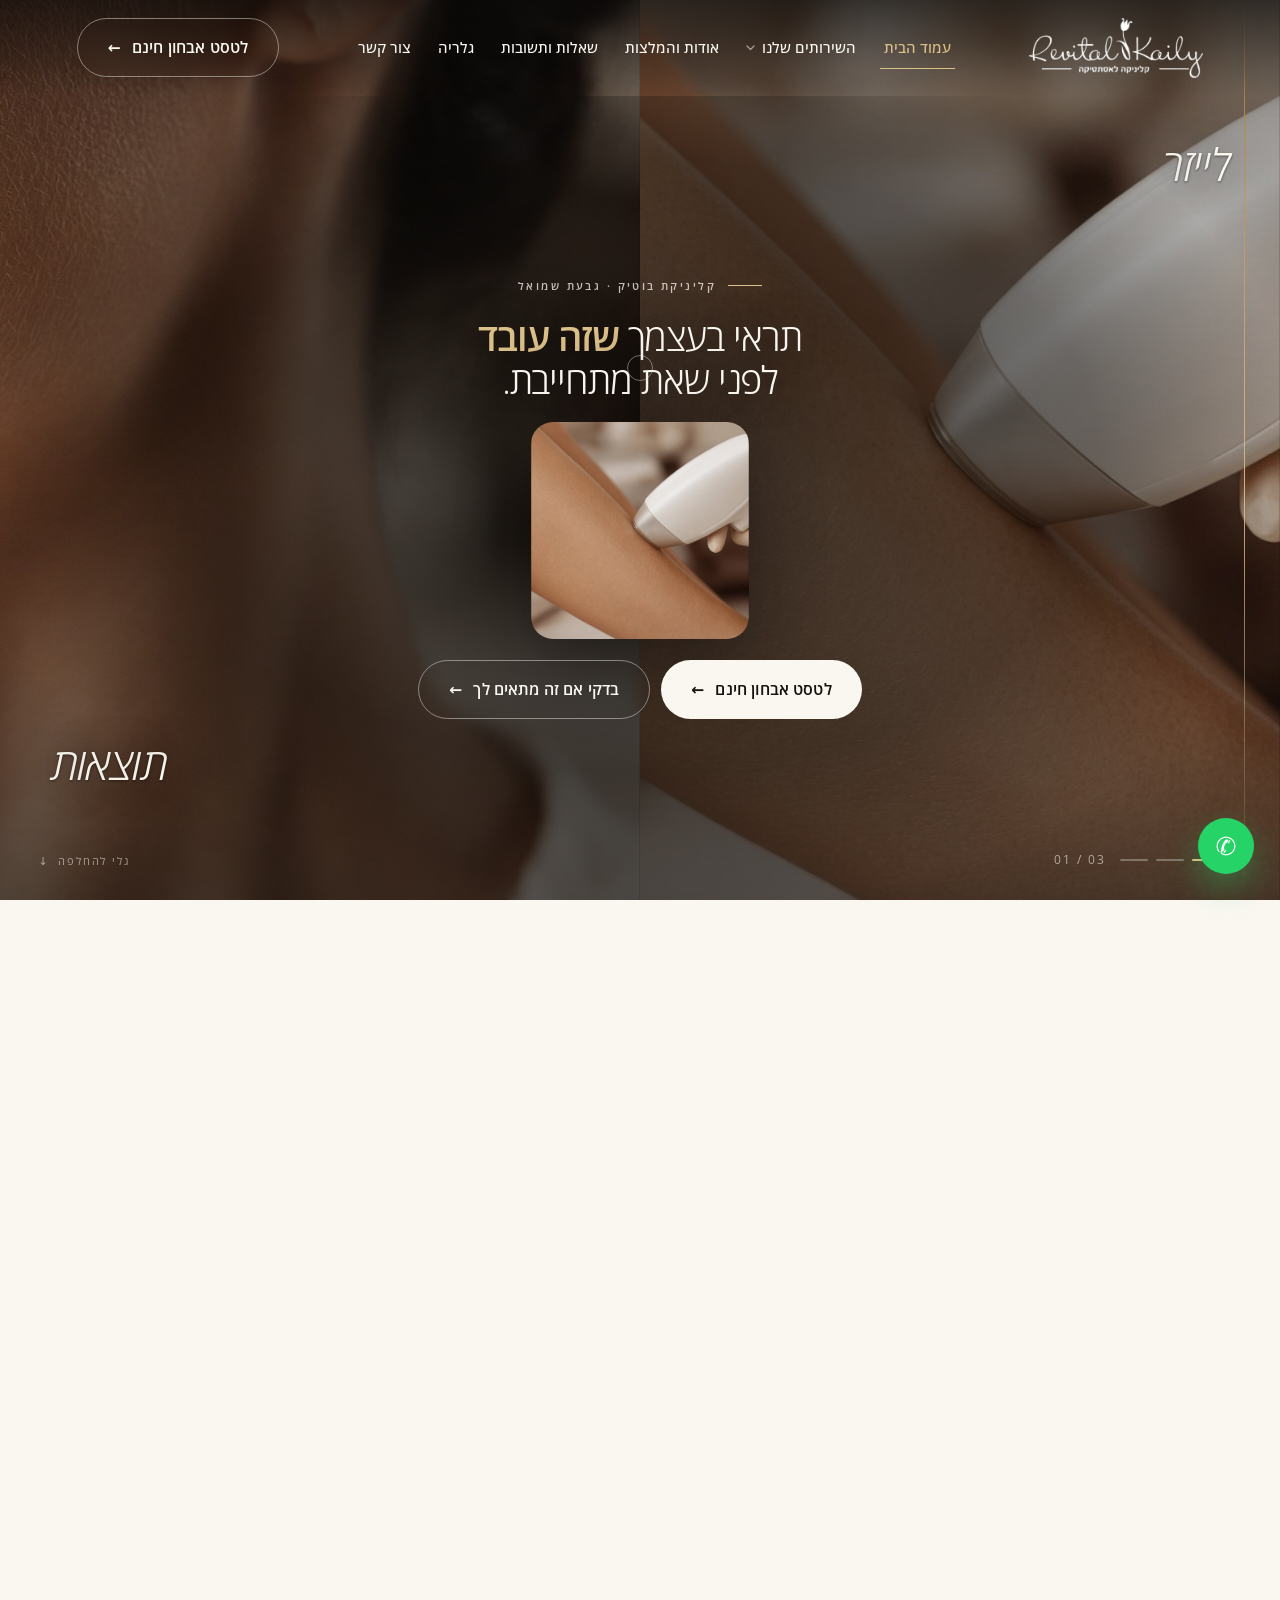
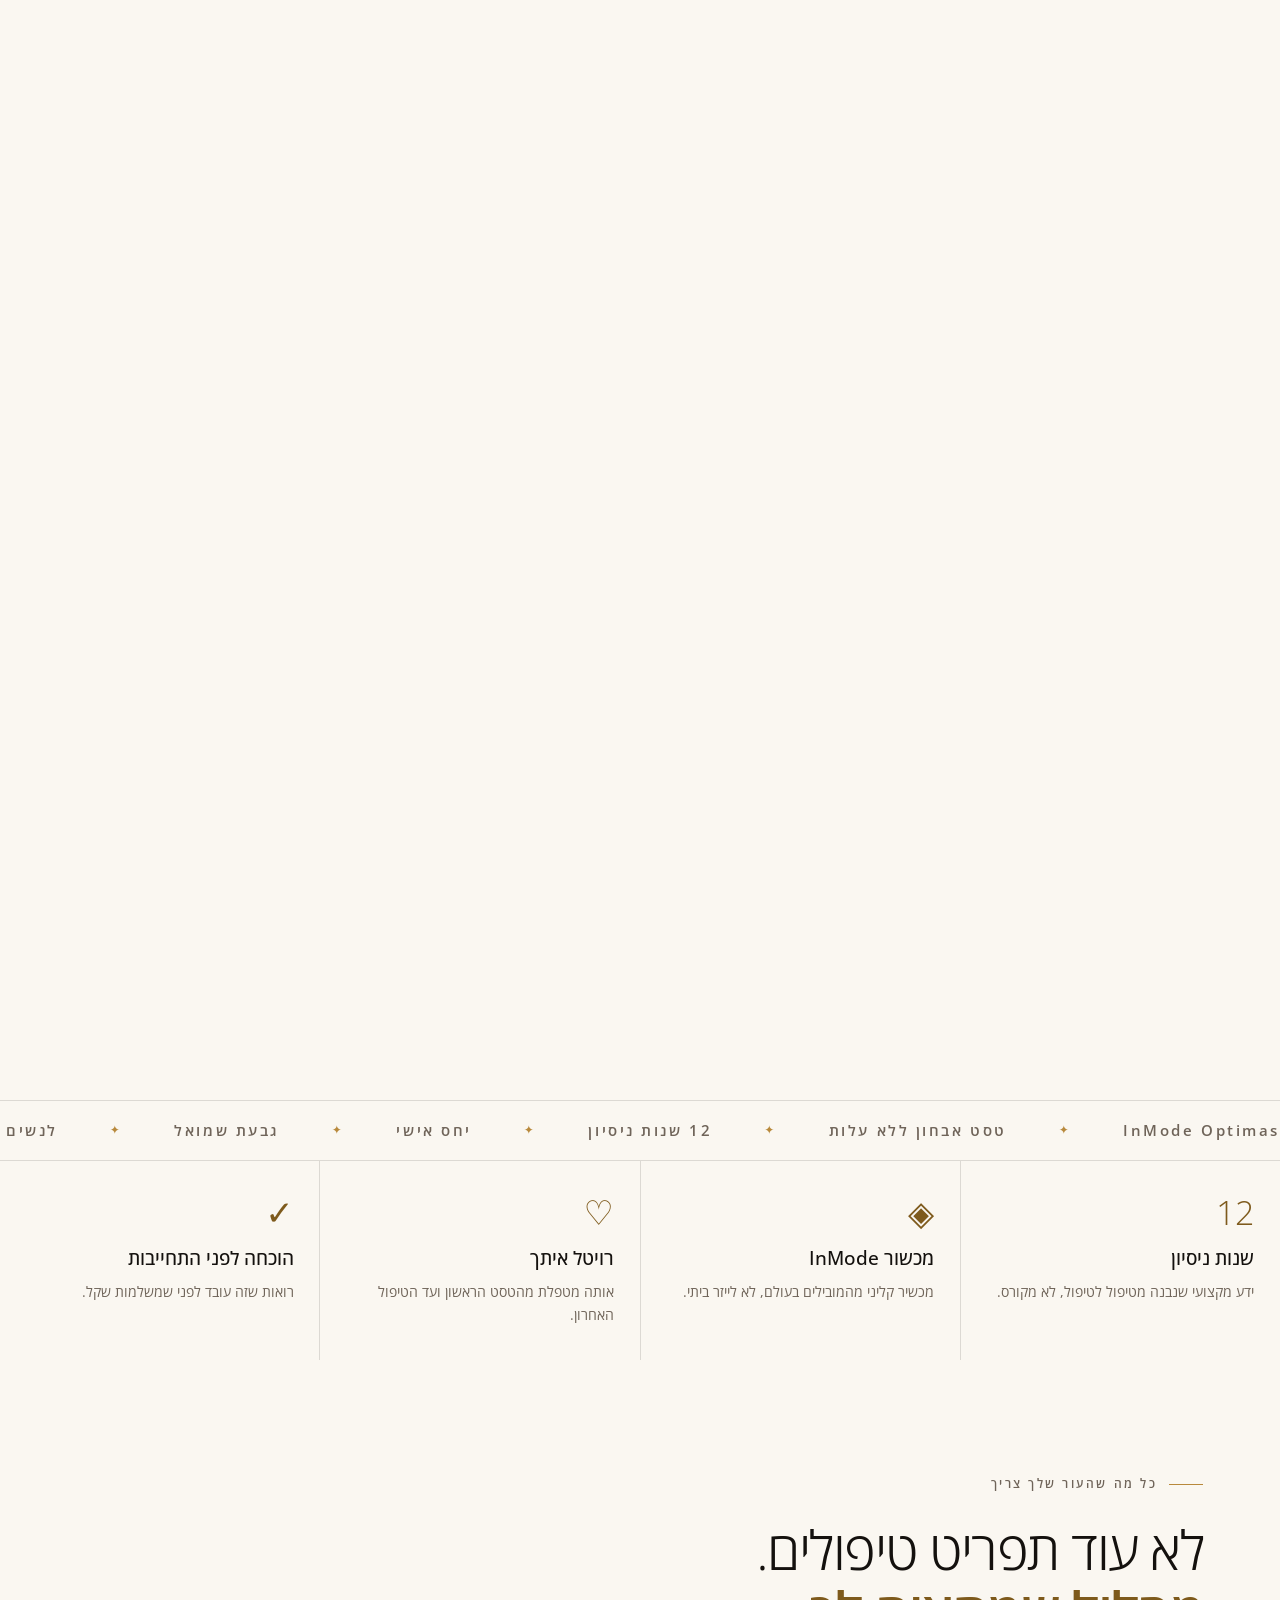
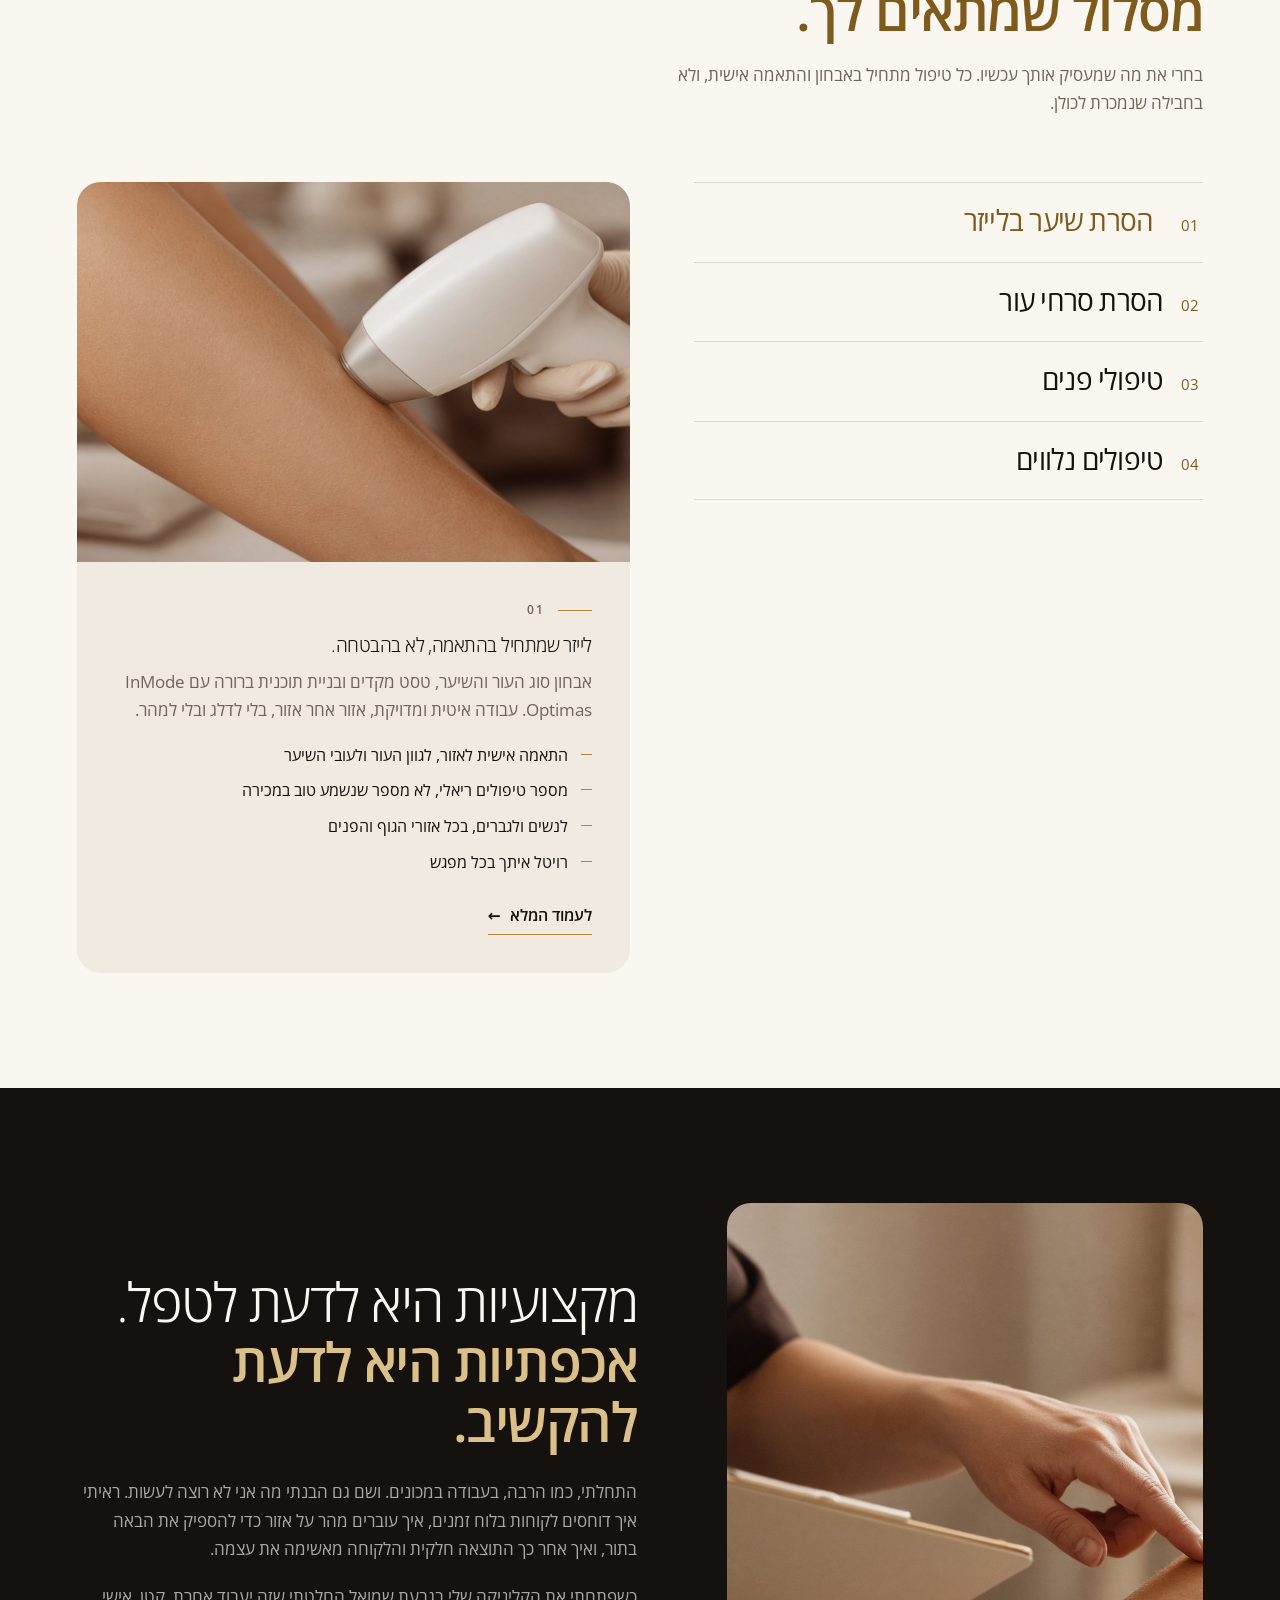
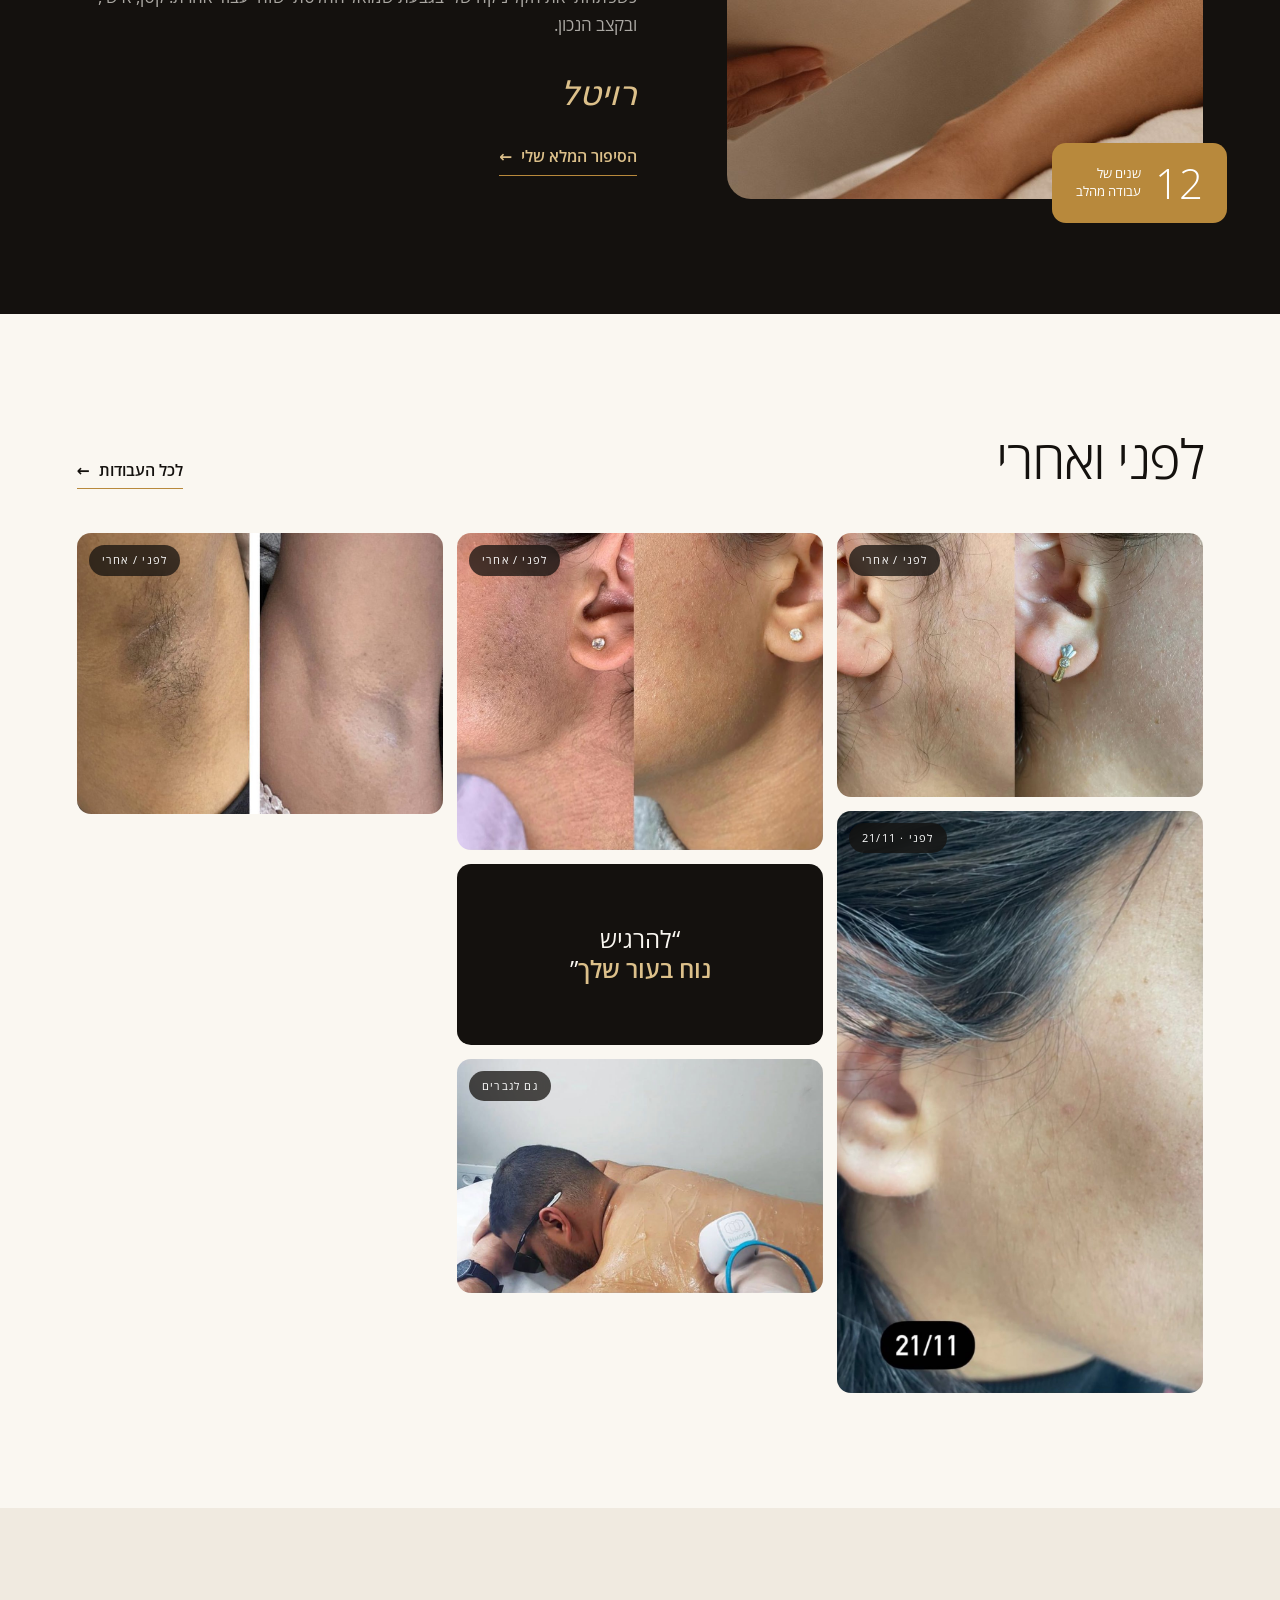
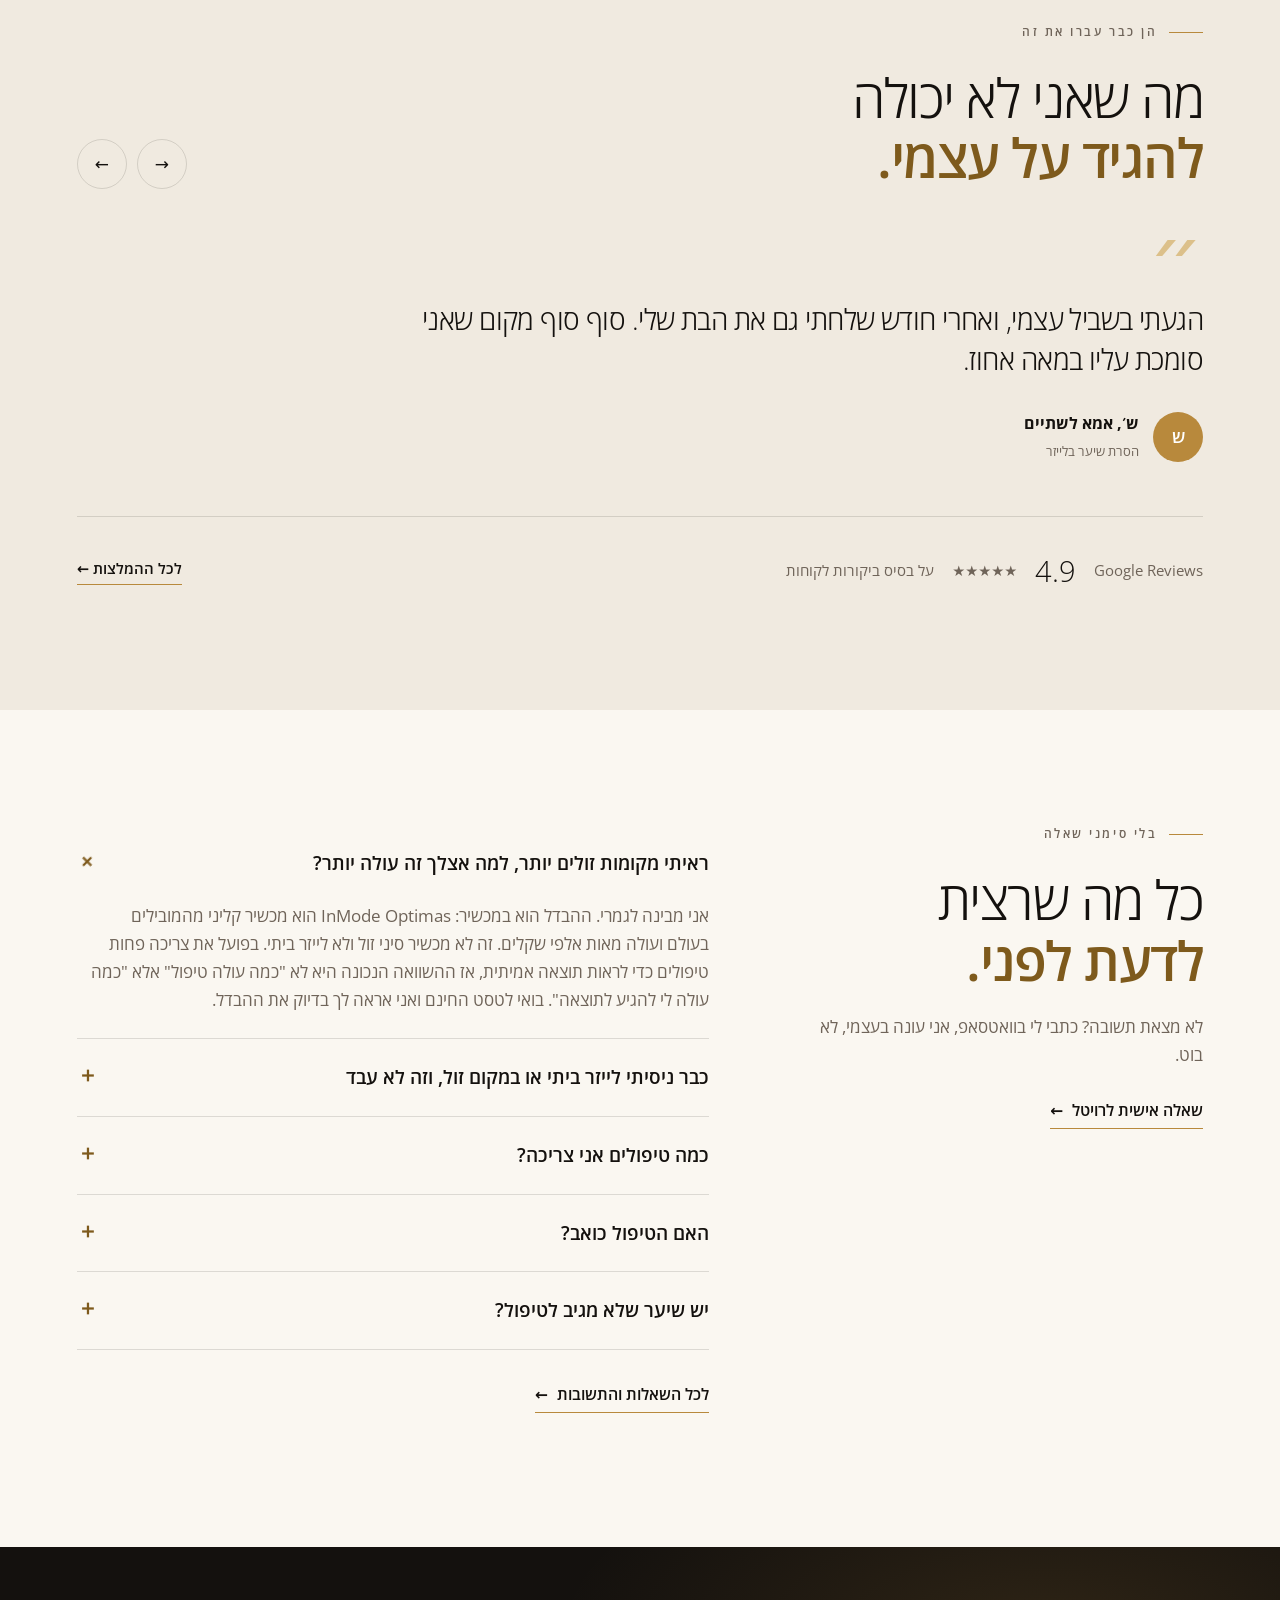
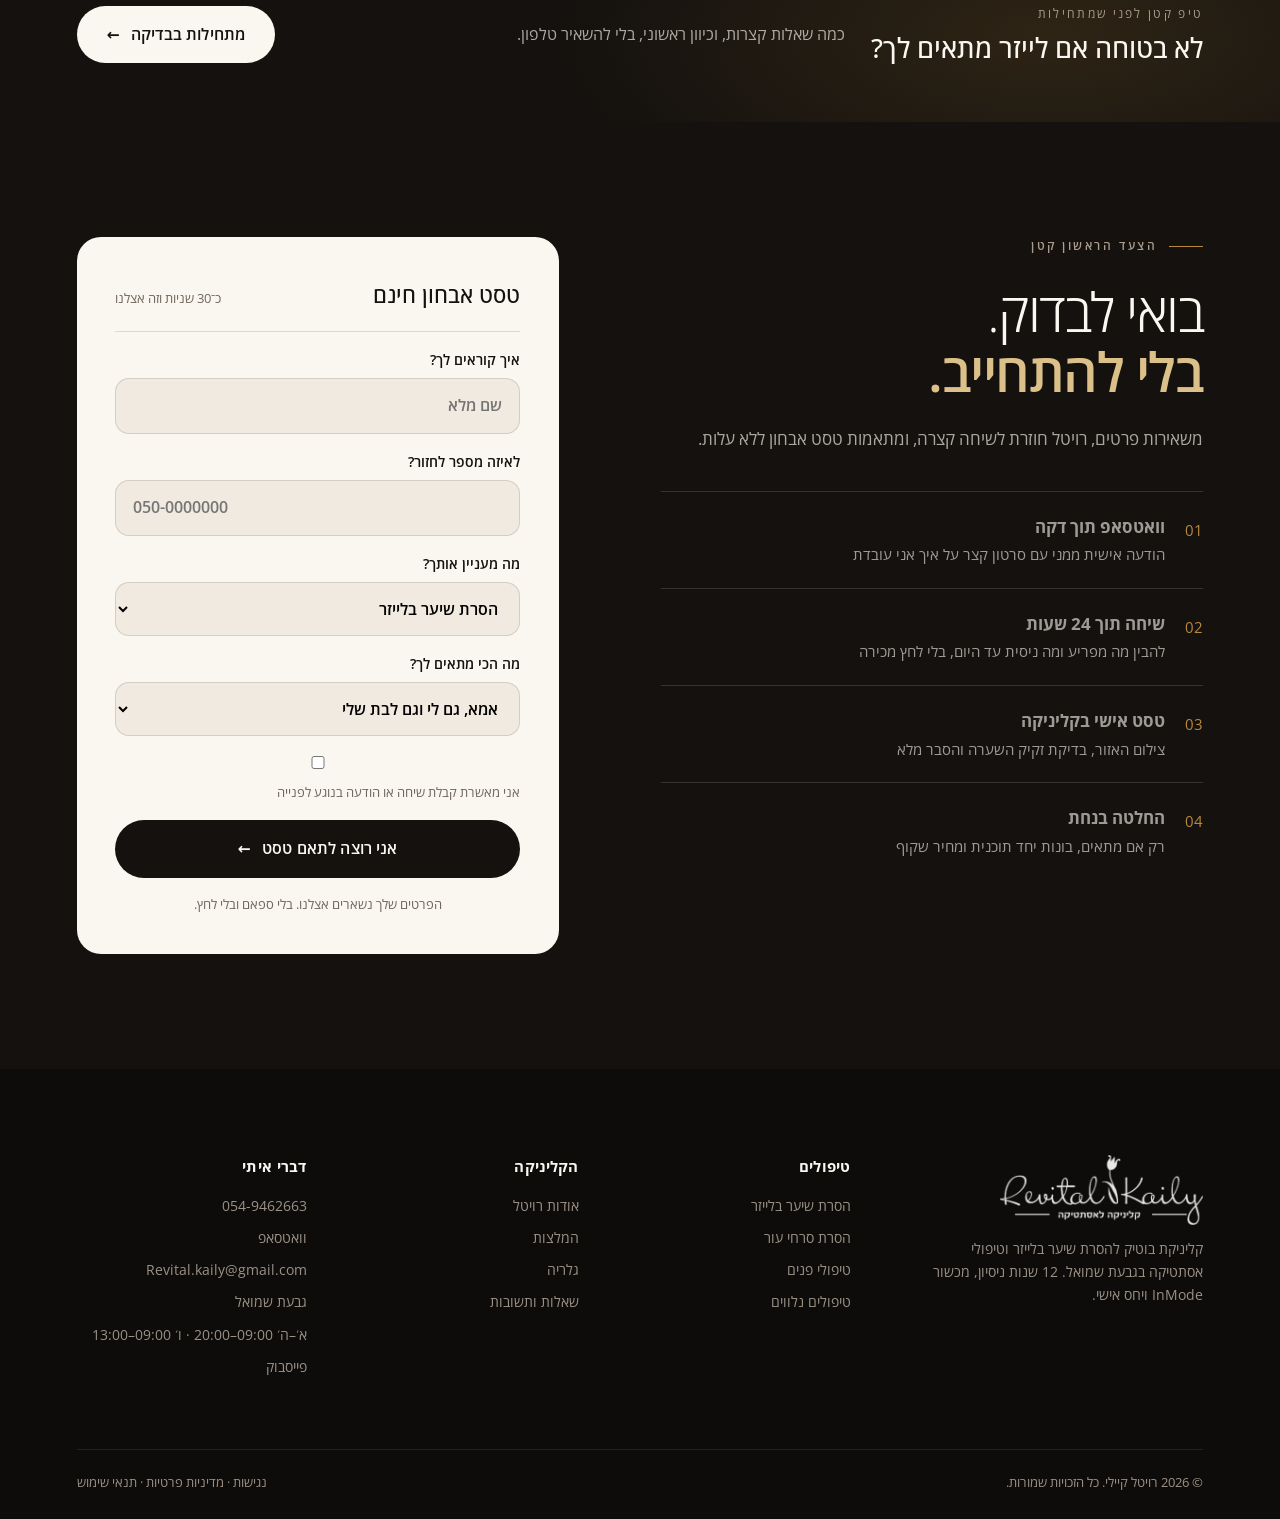
<file: index.html>
<!doctype html>
<html lang="he" dir="rtl">
<head>
<meta charset="utf-8">
<meta name="viewport" content="width=device-width, initial-scale=1">
<title>רויטל קיילי | הסרת שיער בלייזר בגבעת שמואל</title>
<meta name="description" content="קליניקת בוטיק להסרת שיער בלייזר בגבעת שמואל. 12 שנות ניסיון, מכשור InMode Optimas ויחס אישי. טסט אבחון חינם: תראי בעצמך שזה עובד לפני שאת מתחייבת.">
<meta property="og:title" content="רויטל קיילי | הסרת שיער בלייזר בגבעת שמואל">
<meta property="og:description" content="קליניקת בוטיק להסרת שיער בלייזר בגבעת שמואל. 12 שנות ניסיון, מכשור InMode Optimas ויחס אישי. טסט אבחון חינם: תראי בעצמך שזה עובד לפני שאת מתחייבת.">
<meta property="og:type" content="website">
<link rel="icon" href="assets/logo.png" type="image/png">
<link rel="preconnect" href="https://fonts.googleapis.com">
<link rel="preconnect" href="https://fonts.gstatic.com" crossorigin>
<link rel="stylesheet" href="https://fonts.googleapis.com/css2?family=Open+Sans:ital,wght@0,300;0,400;0,500;0,600;0,700;0,800;1,300;1,400;1,600&family=Assistant:wght@300;400;600&display=swap">
<link rel="stylesheet" href="assets/site.css">
<script type="application/ld+json">
{"@context":"https://schema.org","@type":"HealthAndBeautyBusiness",
 "name":"רויטל קיילי, קליניקה לאסתטיקה",
 "description":"קליניקת בוטיק להסרת שיער בלייזר וטיפולי אסתטיקה בגבעת שמואל",
 "telephone":"+972-54-946-2663",
 "email":"Revital.kaily@gmail.com",
 "address":{"@type":"PostalAddress","addressLocality":"גבעת שמואל","addressCountry":"IL"},
 "areaServed":"גבעת שמואל והסביבה",
 "sameAs":["https://www.facebook.com/revital1994/"],
 "openingHoursSpecification":[
   {"@type":"OpeningHoursSpecification","dayOfWeek":["Sunday","Monday","Tuesday","Wednesday","Thursday"],"opens":"09:00","closes":"20:00"},
   {"@type":"OpeningHoursSpecification","dayOfWeek":"Friday","opens":"09:00","closes":"13:00"}],
 "makesOffer":[
   {"@type":"Offer","itemOffered":{"@type":"Service","name":"הסרת שיער בלייזר"}},
   {"@type":"Offer","itemOffered":{"@type":"Service","name":"הסרת סרחי עור"}},
   {"@type":"Offer","itemOffered":{"@type":"Service","name":"טיפולי פנים"}},
   {"@type":"Offer","itemOffered":{"@type":"Service","name":"טיפולי פלזמה וחידוש עור"}}]}
</script>
</head>
<body class="has-hero">
<div class="beam" aria-hidden="true"><i></i></div>

<header class="hdr">
  <a class="logo" href="index.html" aria-label="רויטל קיילי, לעמוד הבית"><img src="assets/logo.png" alt="רויטל קיילי, קליניקה לאסתטיקה"></a>
  <nav class="nav" aria-label="ניווט ראשי">
      <a href="index.html" aria-current="page">עמוד הבית</a>
      <div class="drop"><button aria-expanded="false">השירותים שלנו<svg class="chev" width="9" height="6" viewBox="0 0 9 6" fill="none" aria-hidden="true"><path d="M1 1L4.5 4.5L8 1" stroke="currentColor" stroke-width="1.3" stroke-linecap="round" stroke-linejoin="round"/></svg></button><div class="drop-m"><a href="laser.html">הסרת שיער בלייזר</a><a href="skin-tags.html">הסרת סרחי עור</a><a href="facials.html">טיפולי פנים</a><a href="treatments.html">טיפולים נלווים</a></div></div>
      <a href="about.html">אודות והמלצות</a>
      <a href="faq.html">שאלות ותשובות</a>
      <a href="gallery.html">גלריה</a>
      <a href="contact.html">צור קשר</a>
  </nav>
  <a class="btn" href="contact.html"><span>לטסט אבחון חינם</span><span class="arw">←</span></a>
  <button class="burger" aria-expanded="false" aria-controls="mnav" aria-label="פתיחת תפריט"><span></span><span></span></button>
</header>

<nav class="mnav" id="mnav" aria-label="ניווט מובייל">
    <a href="index.html">עמוד הבית</a>
    <a href="laser.html">השירותים שלנו</a>
    <a class="sub" href="laser.html">הסרת שיער בלייזר</a>
    <a class="sub" href="skin-tags.html">הסרת סרחי עור</a>
    <a class="sub" href="facials.html">טיפולי פנים</a>
    <a class="sub" href="treatments.html">טיפולים נלווים</a>
    <a href="about.html">אודות והמלצות</a>
    <a href="faq.html">שאלות ותשובות</a>
    <a href="gallery.html">גלריה</a>
    <a href="contact.html">צור קשר</a>
</nav>

<main>

<div class="sc-wrap">
<section class="sc" aria-label="הקליניקה במבט אחד">
  <div class="sc-half sc-half-r">
    <div class="sc-slide on"><img src="assets/ed-laser.jpg" alt="" fetchpriority="high"><p class="sc-word">לייזר</p></div><div class="sc-slide"><img src="assets/px-facial.jpg" alt="" loading="lazy"><p class="sc-word">טיפולי פנים</p></div><div class="sc-slide"><img src="assets/laser-men-back.jpg" alt="" loading="lazy"><p class="sc-word">גם לגברים</p></div>
  </div>
  <div class="sc-half sc-half-l">
    <div class="sc-slide on"><img src="assets/ed-skin.jpg" alt="" fetchpriority="high"><p class="sc-word">תוצאות</p></div><div class="sc-slide"><img src="assets/px-care.jpg" alt="" loading="lazy"><p class="sc-word">טיפוח</p></div><div class="sc-slide"><img src="assets/ed-lily-a.jpg" alt="" loading="lazy"><p class="sc-word">יחס אישי</p></div>
  </div>

  <div class="sc-mid">
    <p class="eyebrow">קליניקת בוטיק · גבעת שמואל</p>
    <h1>תראי בעצמך <em class="serif-it">שזה עובד</em> לפני שאת מתחייבת.</h1>
    <div class="sc-ring" aria-hidden="true"></div>
    <div class="sc-card"><div class="sc-vid on"><video src="assets/video/hero-1.mp4" muted loop playsinline preload="metadata" poster="assets/ed-laser.jpg"></video></div><div class="sc-vid"><video src="assets/video/hero-2.mp4" muted loop playsinline preload="metadata" poster="assets/ed-laser.jpg"></video></div><div class="sc-vid"><video src="assets/video/hero-3.mp4" muted loop playsinline preload="metadata" poster="assets/ed-laser.jpg"></video></div></div>
    <div class="sc-cta">
      <a class="btn btn-light" href="contact.html"><span>לטסט אבחון חינם</span><span class="arw">←</span></a>
      <button class="btn btn-ghost open-bot"><span>בדקי אם זה מתאים לך</span><span class="arw">←</span></button>
    </div>
  </div>

  <div class="sc-nav">
    <div class="sc-dots" role="tablist" aria-label="מעבר בין תצוגות">
      <button aria-current="true" aria-label="תצוגה 1"></button>
      <button aria-current="false" aria-label="תצוגה 2"></button>
      <button aria-current="false" aria-label="תצוגה 3"></button>
    </div>
    <span class="sc-count">01 / 03</span>
  </div>
  <div class="sc-hint" aria-hidden="true">גלי להחלפה <span>↓</span></div>
</section>
</div>

<div class="marq" aria-hidden="true"><div class="marq-t">
  <span>InMode Optimas</span><span>טסט אבחון ללא עלות</span><span>12 שנות ניסיון</span><span>יחס אישי</span>
  <span>גבעת שמואל</span><span>לנשים ולגברים</span>
  <span>InMode Optimas</span><span>טסט אבחון ללא עלות</span><span>12 שנות ניסיון</span><span>יחס אישי</span>
  <span>גבעת שמואל</span><span>לנשים ולגברים</span>
</div></div>

<section class="pillars">
  <article class="rv"><b>12</b><strong>שנות ניסיון</strong><p>ידע מקצועי שנבנה מטיפול לטיפול, לא מקורס.</p></article>
  <article class="rv rv-d1"><b>◈</b><strong>מכשור InMode</strong><p>מכשיר קליני מהמובילים בעולם, לא לייזר ביתי.</p></article>
  <article class="rv rv-d2"><b>♡</b><strong>רויטל איתך</strong><p>אותה מטפלת מהטסט הראשון ועד הטיפול האחרון.</p></article>
  <article class="rv rv-d3"><b>✓</b><strong>הוכחה לפני התחייבות</strong><p>רואות שזה עובד לפני שמשלמות שקל.</p></article>
</section>

<section class="section wrap" id="services">
  <div class="rv" style="max-width:680px;margin-bottom:clamp(44px,5vw,74px)">
    <p class="eyebrow">כל מה שהעור שלך צריך</p>
    <h2>לא עוד תפריט טיפולים.<br><em class="serif-it">מסלול שמתאים לך.</em></h2>
    <p class="lead" style="margin-top:20px">בחרי את מה שמעסיק אותך עכשיו. כל טיפול מתחיל באבחון והתאמה אישית, ולא בחבילה שנמכרת לכולן.</p>
  </div>
  <div class="svc">
    <div class="svc-list rv" role="tablist" aria-label="סוגי טיפולים">
      <button class="svc-item" role="tab" aria-selected="true" data-s="laser"><em>01</em><h3>הסרת שיער בלייזר</h3></button>
      <button class="svc-item" role="tab" aria-selected="false" data-s="tags"><em>02</em><h3>הסרת סרחי עור</h3></button>
      <button class="svc-item" role="tab" aria-selected="false" data-s="face"><em>03</em><h3>טיפולי פנים</h3></button>
      <button class="svc-item" role="tab" aria-selected="false" data-s="more"><em>04</em><h3>טיפולים נלווים</h3></button>
    </div>
    <div class="svc-panel rv rv-d1" id="svc-panel"></div>
  </div>
</section>

<section class="section dark wrap about" id="about">
  <div class="about-fig wipe">
    <div class="frame"><img src="assets/ed-consult.jpg" alt="אבחון אישי בקליניקה, בדיקת האזור לפני הטיפול" fetchpriority="high"></div>
    <div class="stamp"><b>12</b><span>שנים של<br>עבודה מהלב</span></div>
  </div>
  <div>
    <p class="eyebrow on-dark rv">נעים להכיר, רויטל</p>
    <h2 class="rv rv-d1">מקצועיות היא לדעת לטפל.<br><em class="serif-it">אכפתיות היא לדעת להקשיב.</em></h2>
    <div class="rv rv-d2" style="margin-top:26px">
      <p class="lead">התחלתי, כמו הרבה, בעבודה במכונים. ושם גם הבנתי מה אני לא רוצה לעשות. ראיתי איך דוחסים לקוחות בלוח זמנים, איך עוברים מהר על אזור כדי להספיק את הבאה בתור, ואיך אחר כך התוצאה חלקית והלקוחה מאשימה את עצמה.</p>
      <p class="lead">כשפתחתי את הקליניקה שלי בגבעת שמואל החלטתי שזה יעבוד אחרת. קטן, אישי, ובקצב הנכון.</p>
      <div class="sig">רויטל</div>
      <a class="link-u" href="about.html" style="color:var(--gold-lt)">הסיפור המלא שלי <span>←</span></a>
    </div>
  </div>
</section>

<section class="section wrap">
  <div class="rv" style="display:flex;justify-content:space-between;align-items:flex-end;gap:30px;flex-wrap:wrap;margin-bottom:44px">
    <h2>לפני ואחרי</h2>
    <a class="link-u" href="gallery.html">לכל העבודות <span>←</span></a>
  </div>
  <div class="grid-g rv rv-d1"><div class="g-cell"><img src="assets/ba-jaw.jpg" alt="לפני ואחרי: הסרת שיער בלייזר בקו הלסת" loading="lazy"><span class="g-tag">לפני / אחרי</span></div><div class="g-cell tall"><img src="assets/ba-cheek-before.jpg" alt="לחי לפני סדרת טיפולי לייזר" loading="lazy"><span class="g-tag">לפני · 21/11</span></div><div class="g-cell"><img src="assets/ba-neck-face.jpg" alt="לפני ואחרי: צוואר ולחי" loading="lazy"><span class="g-tag">לפני / אחרי</span></div><div class="g-quote">“להרגיש<br><em class="serif-it">נוח בעור שלך</em>”</div><div class="g-cell"><img src="assets/laser-men-back.jpg" alt="טיפול הסרת שיער בלייזר בגב, בקליניקה" loading="lazy"><span class="g-tag">גם לגברים</span></div><div class="g-cell"><img src="assets/ba-armpit.jpg" alt="לפני ואחרי: בית שחי" loading="lazy"><span class="g-tag">לפני / אחרי</span></div></div>
</section>

<section class="section sand wrap" id="stories">
  <div class="rv" style="display:flex;justify-content:space-between;align-items:flex-end;gap:30px;flex-wrap:wrap;margin-bottom:46px">
    <div><p class="eyebrow">הן כבר עברו את זה</p><h2>מה שאני לא יכולה<br><em class="serif-it">להגיד על עצמי.</em></h2></div>
    <div class="ctrls"><button class="prev" aria-label="הקודם">→</button><button class="next" aria-label="הבא">←</button></div>
  </div>
  <div class="story-wrap rv rv-d1" aria-live="polite">
    <article class="story on"><div class="qm">״</div><p>הגעתי בשביל עצמי, ואחרי חודש שלחתי גם את הבת שלי. סוף סוף מקום שאני סומכת עליו במאה אחוז.</p><footer><span class="av">ש</span><div><strong>ש׳, אמא לשתיים</strong><small>הסרת שיער בלייזר</small></div></footer></article>
    <article class="story"><div class="qm">״</div><p>ניסיתי לייזר ביתי שנתיים והייתי בטוחה שהבעיה בי. אצל רויטל ראיתי הבדל כבר אחרי הטיפולים הראשונים.</p><footer><span class="av">מ</span><div><strong>מ׳</strong><small>הסרת שיער בלייזר</small></div></footer></article>
    <article class="story"><div class="qm">״</div><p>לא הרגשתי שמנסים למכור לי. קיבלתי הסבר מדויק, התאמה לעור שלי ותוכנית ברורה. הגעתי לחתונה בלי לחשוב על זה בכלל.</p><footer><span class="av">ד</span><div><strong>ד׳, כלה</strong><small>הסרת שיער בלייזר</small></div></footer></article>
  </div>
  <div class="ribbon rv">
    <span>Google Reviews</span><b>4.9</b><span>★★★★★</span><span>על בסיס ביקורות לקוחות</span>
    <a href="about.html#stories">לכל ההמלצות ←</a>
  </div>
</section>

<section class="section wrap faq">
  <div class="rv">
    <p class="eyebrow">בלי סימני שאלה</p>
    <h2>כל מה שרצית<br><em class="serif-it">לדעת לפני.</em></h2>
    <p class="lead" style="margin:22px 0 26px">לא מצאת תשובה? כתבי לי בוואטסאפ, אני עונה בעצמי, לא בוט.</p>
    <a class="link-u" href="https://wa.me/972549462663">שאלה אישית לרויטל <span>←</span></a>
  </div>
  <div class="acc rv rv-d1"><details open><summary>ראיתי מקומות זולים יותר, למה אצלך זה עולה יותר?<i>＋</i></summary><p>אני מבינה לגמרי. ההבדל הוא במכשיר: InMode Optimas הוא מכשיר קליני מהמובילים בעולם ועולה מאות אלפי שקלים. זה לא מכשיר סיני זול ולא לייזר ביתי. בפועל את צריכה פחות טיפולים כדי לראות תוצאה אמיתית, אז ההשוואה הנכונה היא לא &quot;כמה עולה טיפול&quot; אלא &quot;כמה עולה לי להגיע לתוצאה&quot;. בואי לטסט החינם ואני אראה לך בדיוק את ההבדל.</p></details><details><summary>כבר ניסיתי לייזר ביתי או במקום זול, וזה לא עבד<i>＋</i></summary><p>זו בדיוק הסיבה שאת פה. הרבה מהלקוחות שלי הגיעו אחרי שניסו ולא ראו תוצאה. הבעיה לא הייתה בהן, אלא במכשור שלא היה חזק מספיק. בואי לטסט ותראי בעצמך, על הזקיק שלך, שזה מתנהג אחרת.</p></details><details><summary>כמה טיפולים אני צריכה?<i>＋</i></summary><p>תלוי באזור, בסוג השיער ובעור. סדרה סטנדרטית היא בדרך כלל בסביבות 10 טיפולים, במרווחים של 4-6 שבועות. בטסט אני בודקת את זקיק השערה ונותנת לך מספר ריאלי, ולא מספר שנשמע טוב במכירה.</p></details><details><summary>האם הטיפול כואב?<i>＋</i></summary><p>תחושת עקצוץ קלה שנמשכת רגע. המכשיר עובד עם מנגנון קירור, ואני עוברת לאט ומווסתת את העוצמה לפי מה שנוח לך, אפשר לעצור ולהתאים בכל שלב. רוב הלקוחות מופתעות לטובה.</p></details><details><summary>יש שיער שלא מגיב לטיפול?<i>＋</i></summary><p>כן, שיער בהיר, בלונדיני, ג׳ינג׳י או לבן לא מגיב טוב ללייזר, כי אין בו מספיק פיגמנט שהלייזר יכול לפעול עליו. אני מעדיפה להגיד לך את זה מראש מאשר לקחת ממך כסף על משהו שלא יעבוד.</p></details>
    <p style="margin-top:30px"><a class="link-u" href="faq.html">לכל השאלות והתשובות <span>←</span></a></p>
  </div>
</section>

<section class="band">
  <div><small>טיפ קטן לפני שמתחילות</small><br><strong>לא בטוחה אם לייזר מתאים לך?</strong></div>
  <span>כמה שאלות קצרות, וכיוון ראשוני, בלי להשאיר טלפון.</span>
  <button class="btn btn-light open-bot"><span>מתחילות בבדיקה</span><span class="arw">←</span></button>
</section>

<section class="section dark wrap contact" id="contact">
  <div>
    <p class="eyebrow on-dark rv">הצעד הראשון קטן</p>
    <h2 class="rv rv-d1">בואי לבדוק.<br><em class="serif-it">בלי להתחייב.</em></h2>
    <p class="lead rv rv-d2" style="margin:22px 0 38px">משאירות פרטים, רויטל חוזרת לשיחה קצרה, ומתאמות טסט אבחון ללא עלות.</p>
    <div class="rv rv-d3">
      <div class="step"><em>01</em><p><strong>וואטסאפ תוך דקה</strong>הודעה אישית ממני עם סרטון קצר על איך אני עובדת</p></div>
      <div class="step"><em>02</em><p><strong>שיחה תוך 24 שעות</strong>להבין מה מפריע ומה ניסית עד היום, בלי לחץ מכירה</p></div>
      <div class="step"><em>03</em><p><strong>טסט אישי בקליניקה</strong>צילום האזור, בדיקת זקיק השערה והסבר מלא</p></div>
      <div class="step"><em>04</em><p><strong>החלטה בנחת</strong>רק אם מתאים, בונות יחד תוכנית ומחיר שקוף</p></div>
    </div>
  </div>
  <form class="form rv rv-d1">
  <div class="form-h"><strong>טסט אבחון חינם</strong><small>כ־30 שניות וזה אצלנו</small></div>
  <label>איך קוראים לך?<input name="name" type="text" placeholder="שם מלא" required></label>
  <label>לאיזה מספר לחזור?<input name="phone" type="tel" placeholder="050-0000000" required></label>
  <label>מה מעניין אותך?<select name="interest">
    <option>הסרת שיער בלייזר</option><option>הסרת סרחי עור</option><option>טיפולי פנים</option>
    <option>טיפולים נלווים</option><option>עדיין לא בטוחה</option></select></label>
  <label>מה הכי מתאים לך?<select name="segment">
    <option>אמא, גם לי וגם לבת שלי</option><option>לפני חתונה</option><option>לפני גיוס או לימודים</option>
    <option>ניסיתי לייזר בעבר ולא עבד</option><option>פשוט נמאס לי לגלח</option><option>אני גבר</option></select></label>
  <label class="chk"><input type="checkbox" required><span>אני מאשרת קבלת שיחה או הודעה בנוגע לפנייה</span></label>
  <button class="btn" type="submit" style="justify-content:center"><span>אני רוצה לתאם טסט</span><span class="arw">←</span></button>
  <p class="note">הפרטים שלך נשארים אצלנו. בלי ספאם ובלי לחץ.</p>
  <div class="ok" role="status">קיבלנו, תודה! רויטל תחזור אלייך בקרוב.</div>
</form>
</section>

</main>

<footer class="ftr">
  <div class="ftr-logo">
    <img src="assets/logo.png" alt="רויטל קיילי, קליניקה לאסתטיקה">
    <p style="margin:0;max-width:34ch">קליניקת בוטיק להסרת שיער בלייזר וטיפולי אסתטיקה בגבעת שמואל. 12 שנות ניסיון, מכשור InMode ויחס אישי.</p>
  </div>
  <div><strong>טיפולים</strong>
    <a href="laser.html">הסרת שיער בלייזר</a><a href="skin-tags.html">הסרת סרחי עור</a>
    <a href="facials.html">טיפולי פנים</a><a href="treatments.html">טיפולים נלווים</a></div>
  <div><strong>הקליניקה</strong>
    <a href="about.html">אודות רויטל</a><a href="about.html#stories">המלצות</a>
    <a href="gallery.html">גלריה</a><a href="faq.html">שאלות ותשובות</a></div>
  <div><strong>דברי איתי</strong>
    <a href="tel:+972549462663">054-9462663</a>
    <a href="https://wa.me/972549462663">וואטסאפ</a>
    <a href="mailto:Revital.kaily@gmail.com">Revital.kaily@gmail.com</a>
    <span>גבעת שמואל</span><span>א׳–ה׳ 09:00–20:00 · ו׳ 09:00–13:00</span>
    <a href="https://www.facebook.com/revital1994/?locale=he_IL" target="_blank" rel="noopener">פייסבוק</a></div>
  <div class="ftr-btm">
    <span>© 2026 רויטל קיילי. כל הזכויות שמורות.</span>
    <span><a href="accessibility.html">נגישות</a> · <a href="privacy.html">מדיניות פרטיות</a> · <a href="terms.html">תנאי שימוש</a></span>
  </div>
</footer>
<div class="ov" id="ov" role="dialog" aria-modal="true" aria-label="בדיקת התאמה">
  <div class="bot">
    <button class="bot-x" aria-label="סגירה">✕</button>
    <img class="bot-logo" src="assets/logo.png" alt="רויטל קיילי">
    <div class="bar"><i style="width:0"></i></div>
    <div id="bot-body"></div>
  </div>
</div>
<a class="wa-float" href="https://wa.me/972549462663" aria-label="וואטסאפ">✆</a>
<div class="mbar">
  <a href="https://wa.me/972549462663">וואטסאפ</a><a href="tel:+972549462663">חייגי</a><a href="contact.html">טסט חינם</a>
</div>
<script src="assets/site.js"></script>
</body>
</html>
</file>
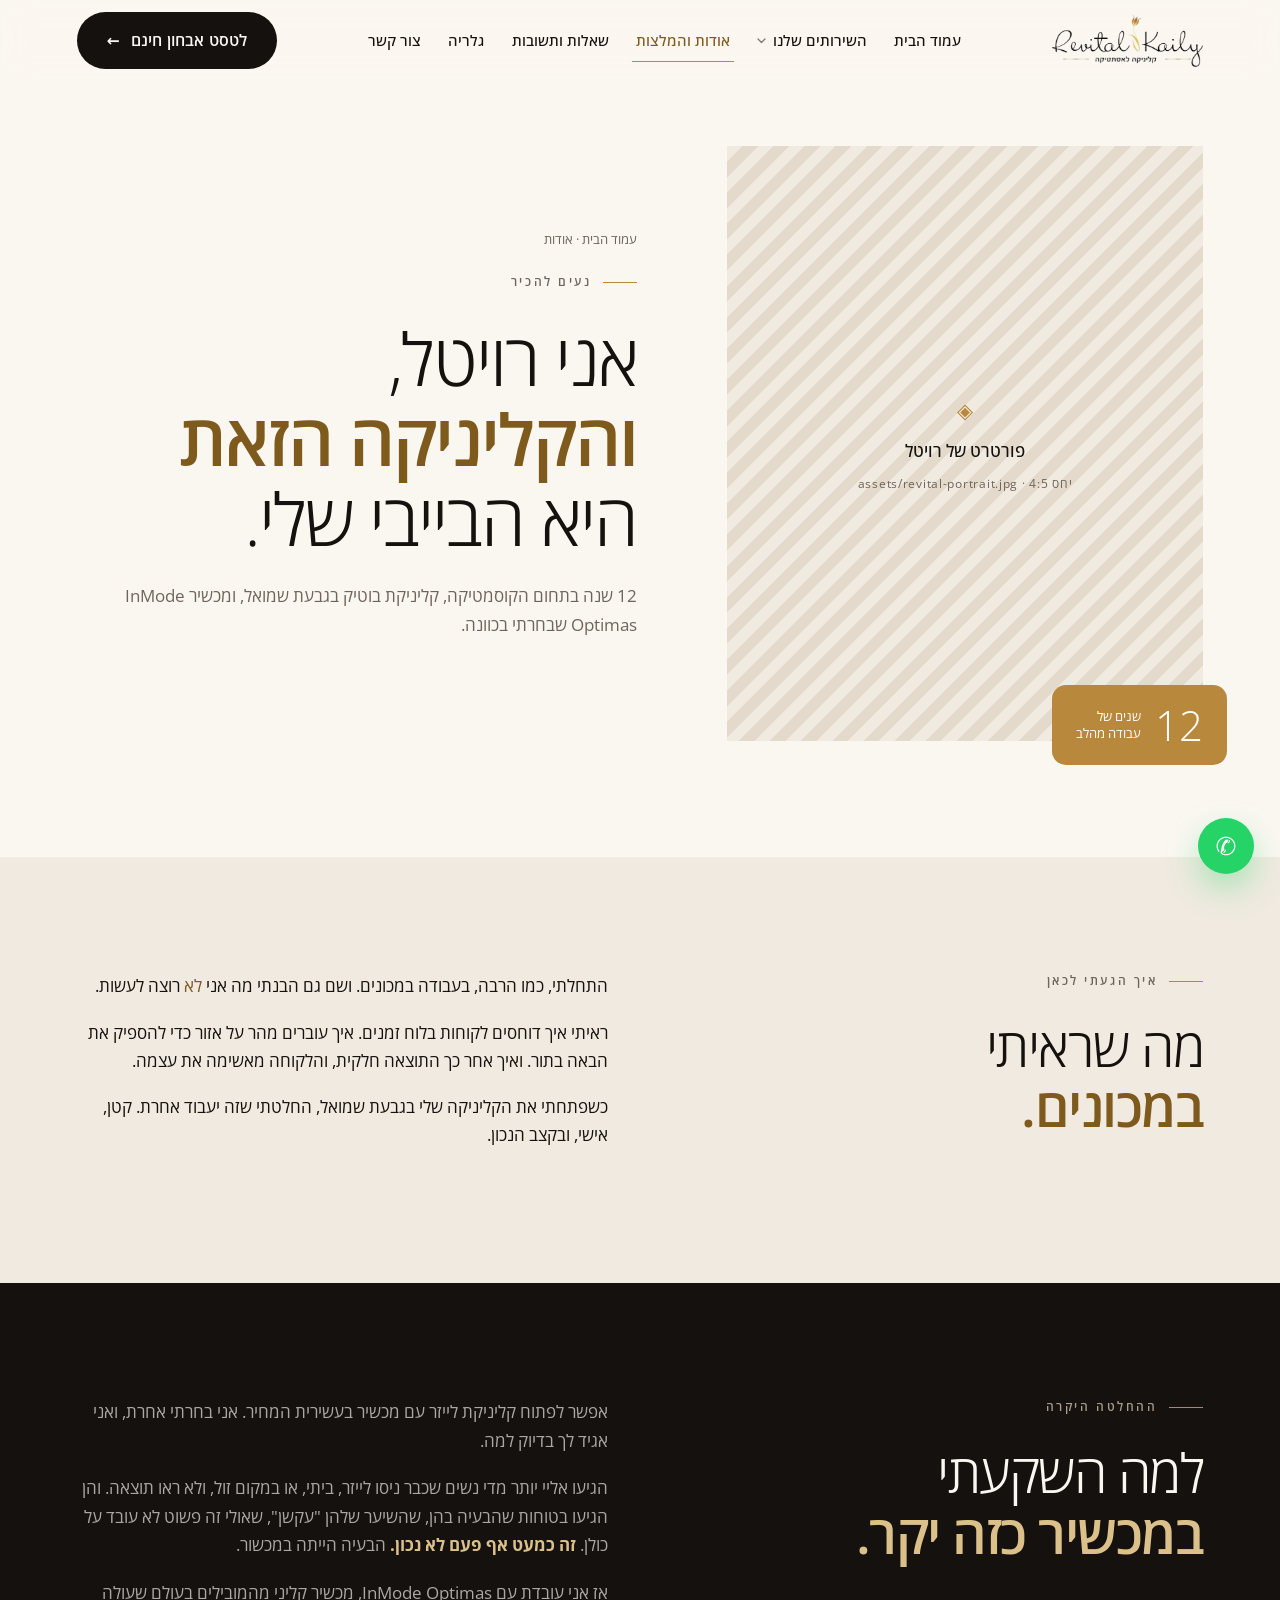
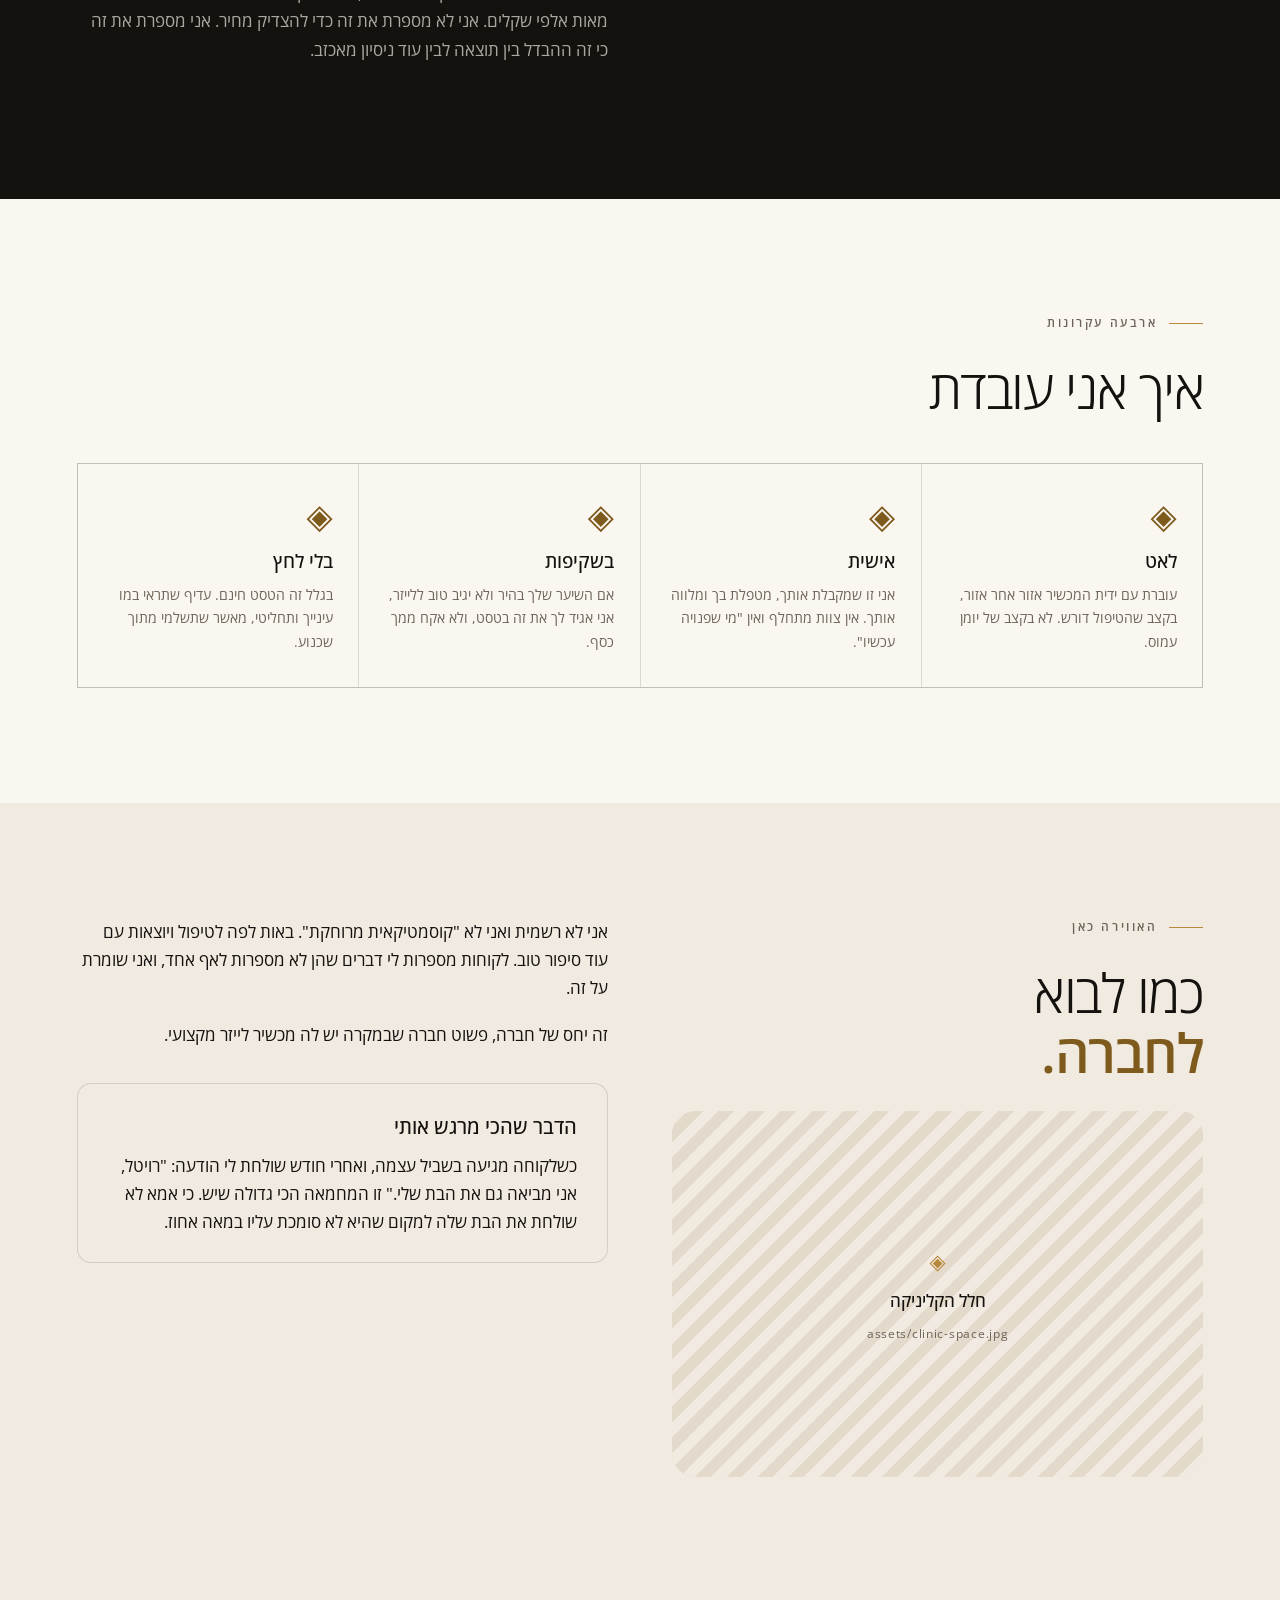
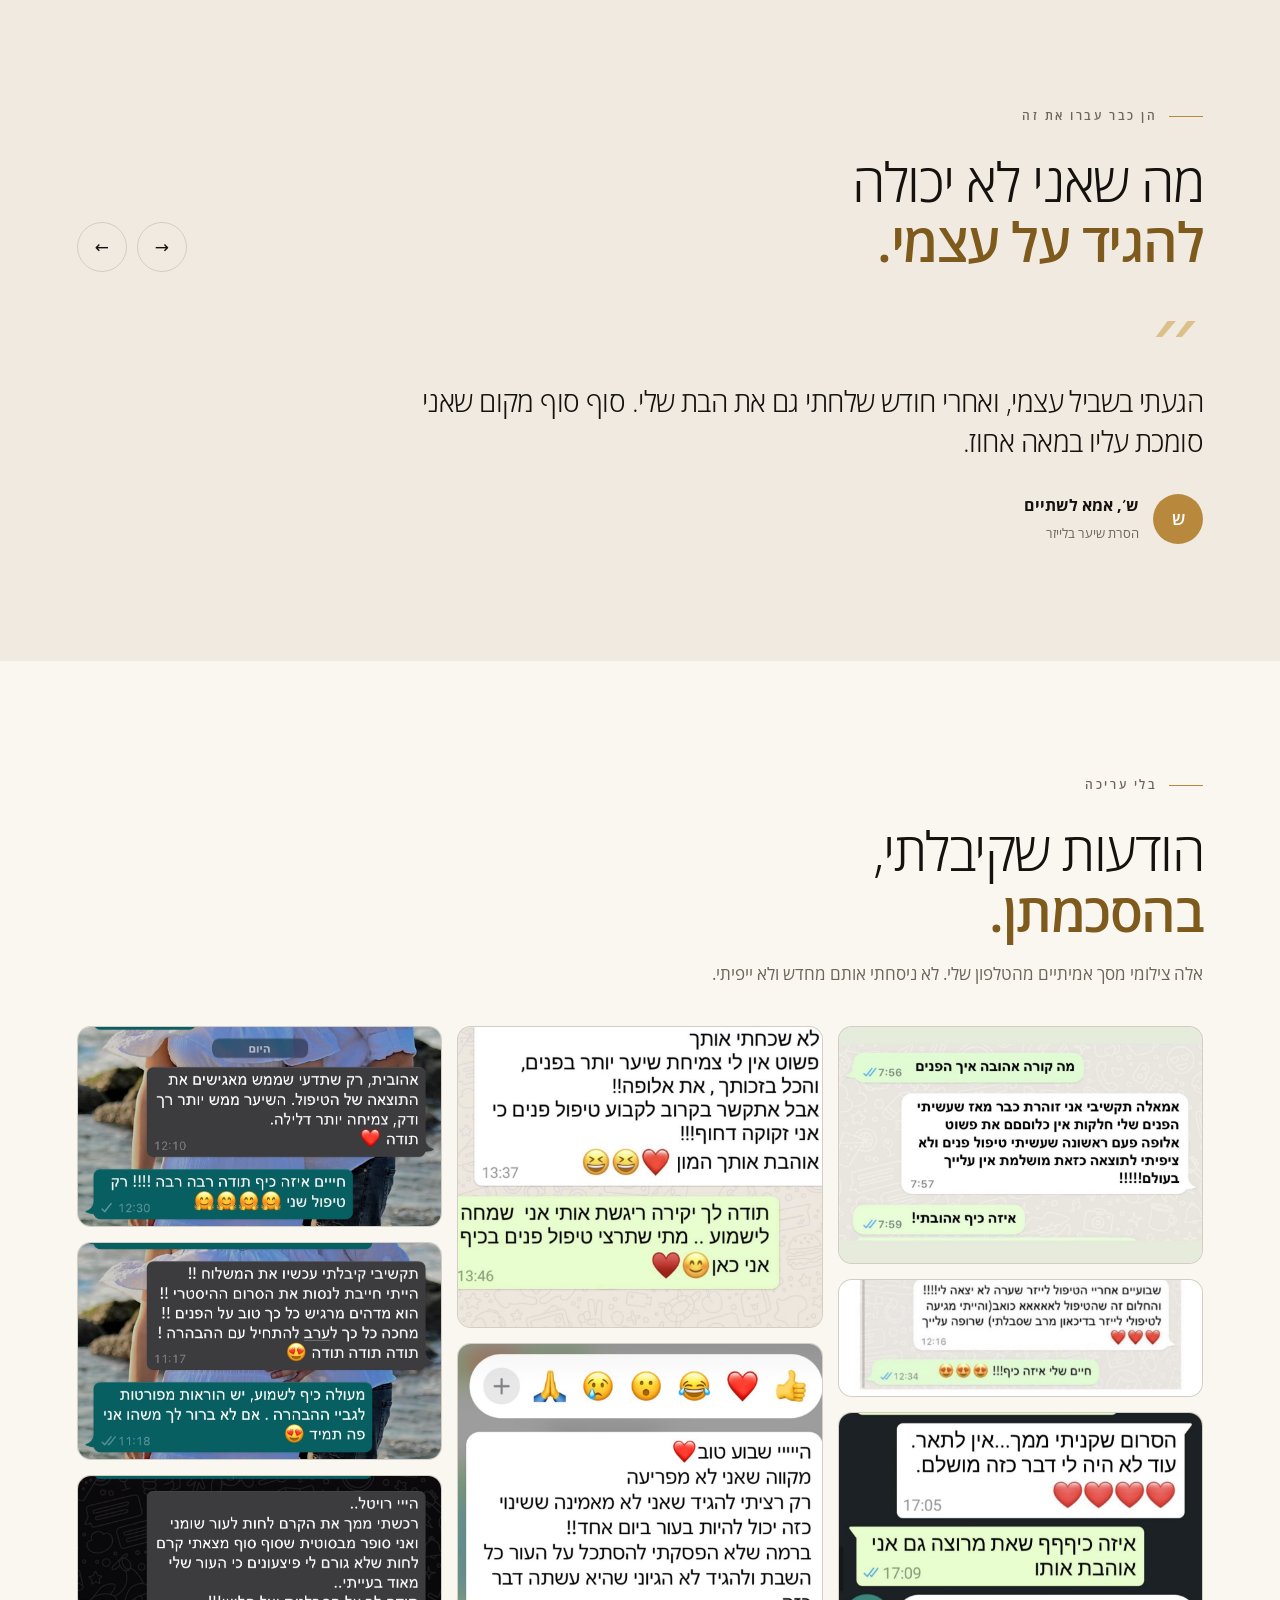
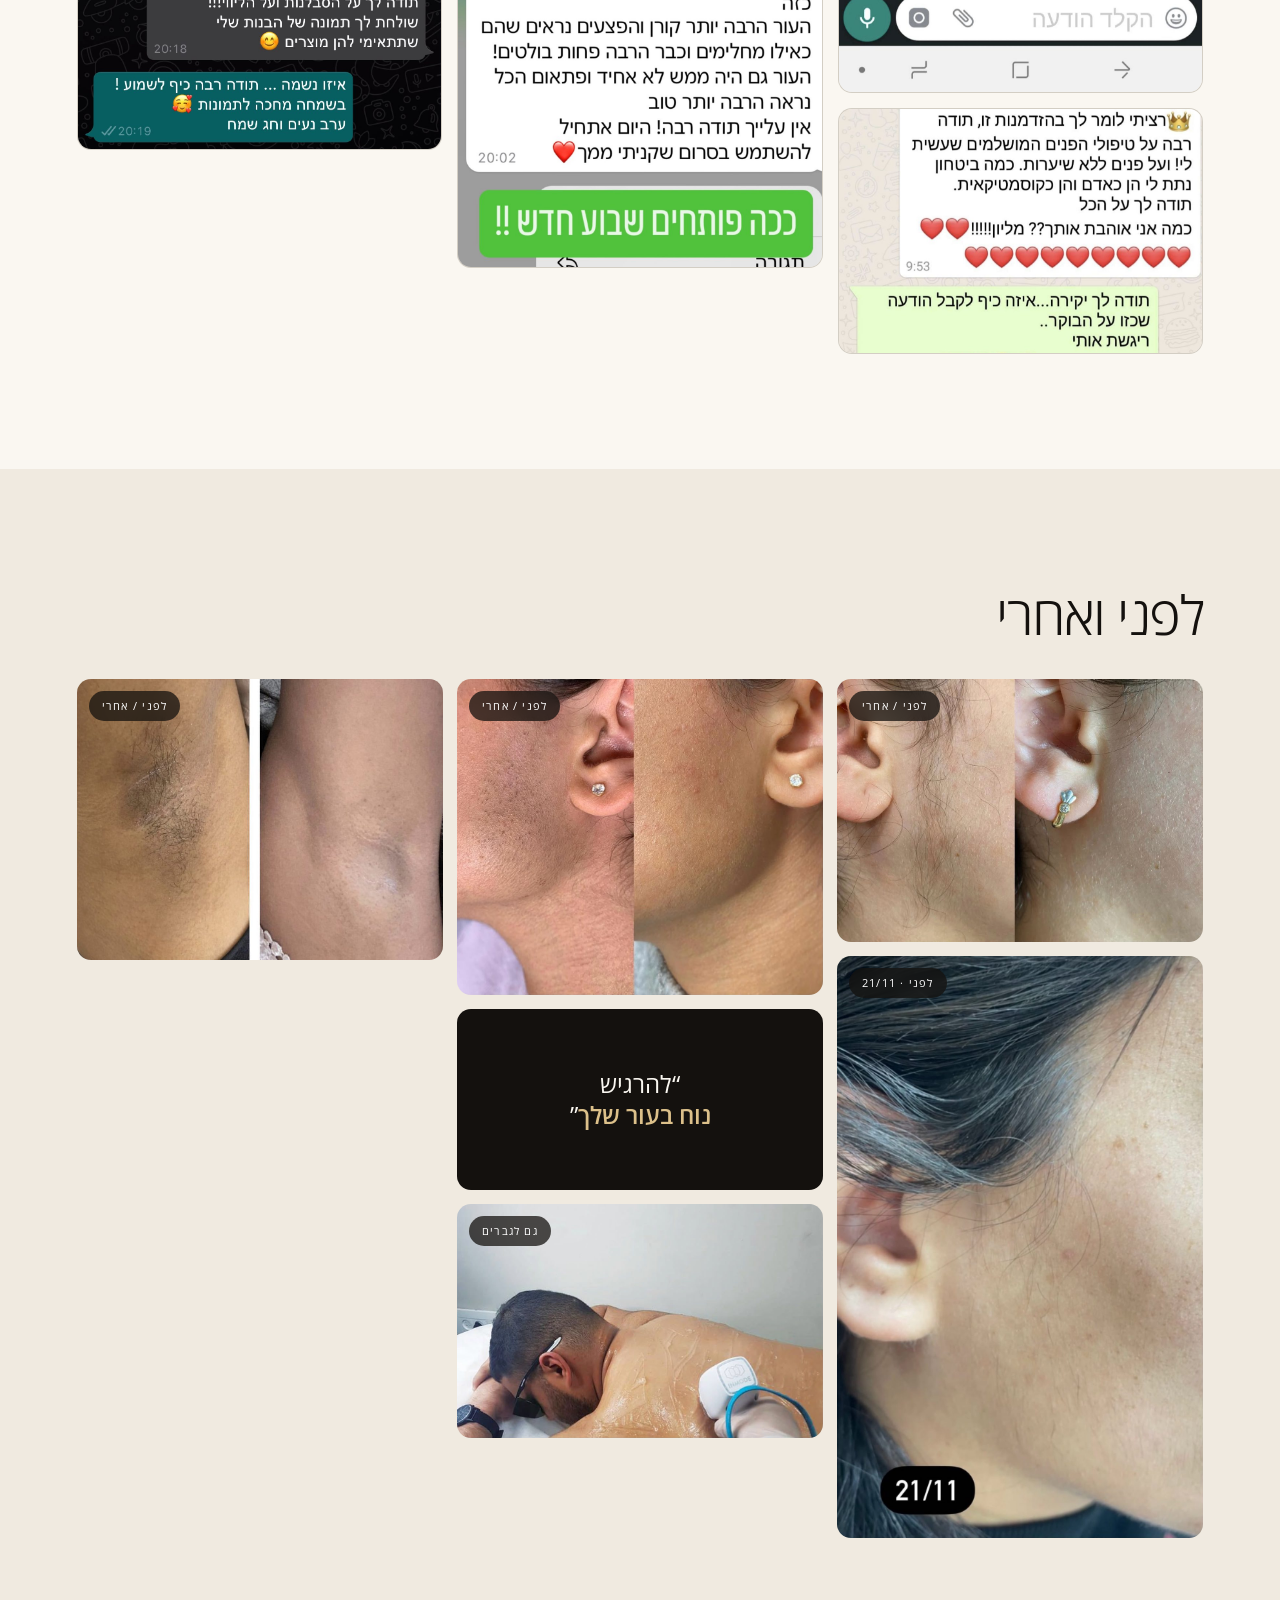
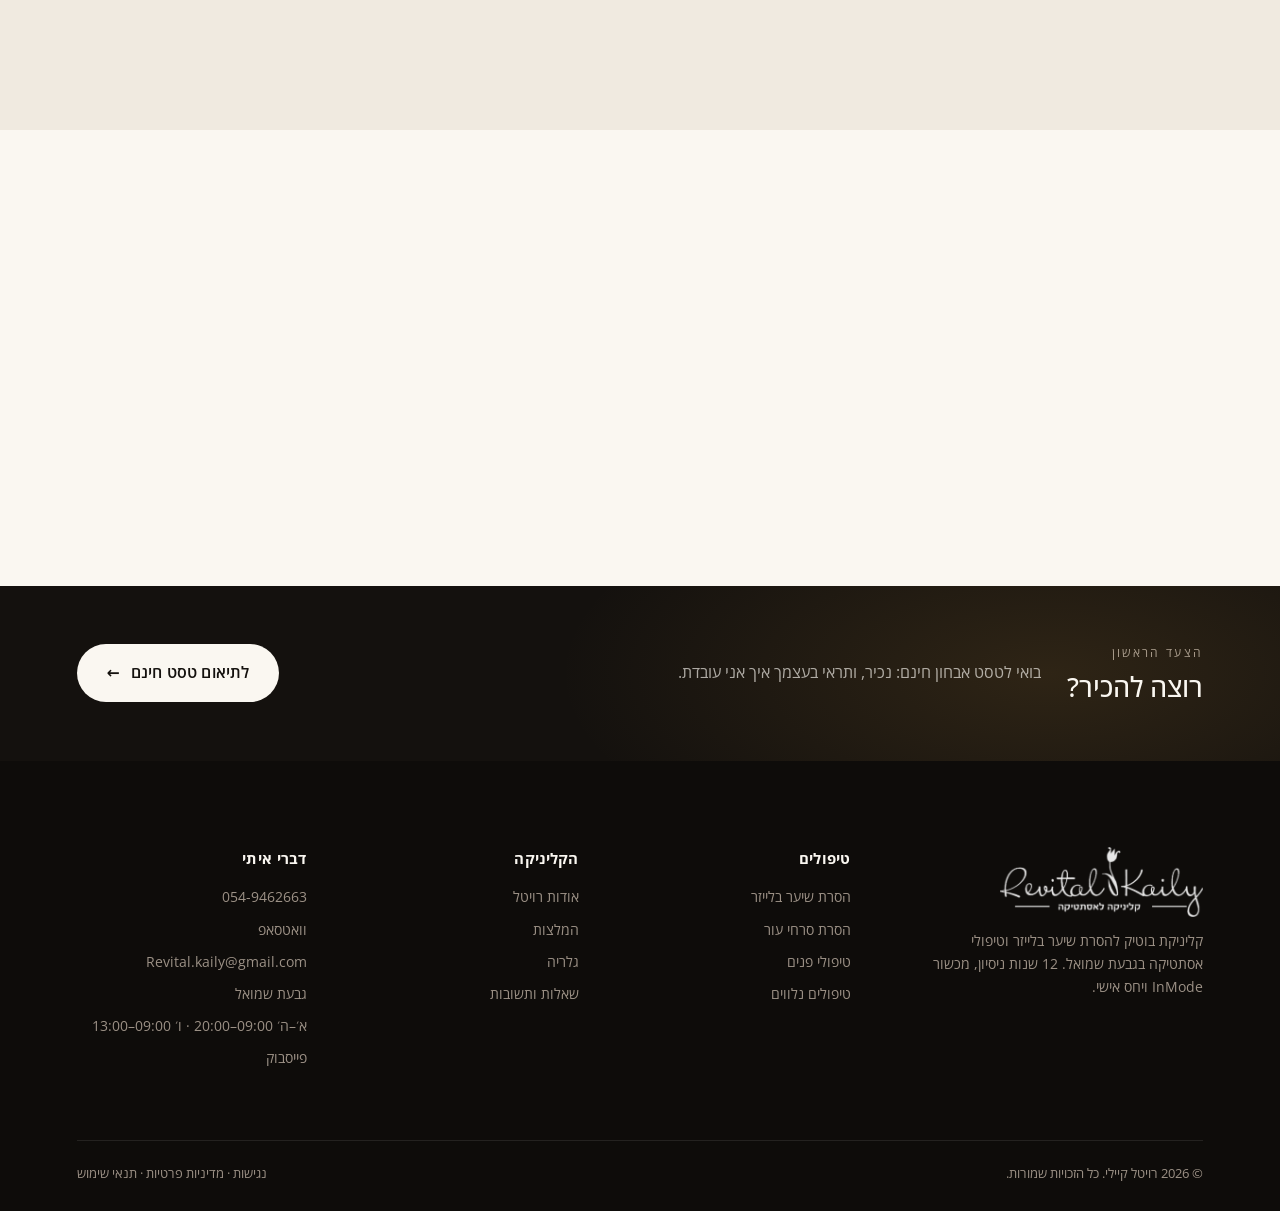
<file: about.html>
<!doctype html>
<html lang="he" dir="rtl">
<head>
<meta charset="utf-8">
<meta name="viewport" content="width=device-width, initial-scale=1">
<title>על רויטל קיילי | קליניקת בוטיק בגבעת שמואל</title>
<meta name="description" content="12 שנות ניסיון בקוסמטיקה, מכשור InMode Optimas וקליניקת בוטיק בגבעת שמואל. הכירי את רויטל ואת דרך העבודה שלה.">
<meta property="og:title" content="על רויטל קיילי | קליניקת בוטיק בגבעת שמואל">
<meta property="og:description" content="12 שנות ניסיון בקוסמטיקה, מכשור InMode Optimas וקליניקת בוטיק בגבעת שמואל. הכירי את רויטל ואת דרך העבודה שלה.">
<meta property="og:type" content="website">
<link rel="icon" href="assets/logo.png" type="image/png">
<link rel="preconnect" href="https://fonts.googleapis.com">
<link rel="preconnect" href="https://fonts.gstatic.com" crossorigin>
<link rel="stylesheet" href="https://fonts.googleapis.com/css2?family=Open+Sans:ital,wght@0,300;0,400;0,500;0,600;0,700;0,800;1,300;1,400;1,600&family=Assistant:wght@300;400;600&display=swap">
<link rel="stylesheet" href="assets/site.css">
<script type="application/ld+json">
{"@context":"https://schema.org","@type":"HealthAndBeautyBusiness",
 "name":"רויטל קיילי, קליניקה לאסתטיקה",
 "description":"קליניקת בוטיק להסרת שיער בלייזר וטיפולי אסתטיקה בגבעת שמואל",
 "telephone":"+972-54-946-2663",
 "email":"Revital.kaily@gmail.com",
 "address":{"@type":"PostalAddress","addressLocality":"גבעת שמואל","addressCountry":"IL"},
 "areaServed":"גבעת שמואל והסביבה",
 "sameAs":["https://www.facebook.com/revital1994/"],
 "openingHoursSpecification":[
   {"@type":"OpeningHoursSpecification","dayOfWeek":["Sunday","Monday","Tuesday","Wednesday","Thursday"],"opens":"09:00","closes":"20:00"},
   {"@type":"OpeningHoursSpecification","dayOfWeek":"Friday","opens":"09:00","closes":"13:00"}],
 "makesOffer":[
   {"@type":"Offer","itemOffered":{"@type":"Service","name":"הסרת שיער בלייזר"}},
   {"@type":"Offer","itemOffered":{"@type":"Service","name":"הסרת סרחי עור"}},
   {"@type":"Offer","itemOffered":{"@type":"Service","name":"טיפולי פנים"}},
   {"@type":"Offer","itemOffered":{"@type":"Service","name":"טיפולי פלזמה וחידוש עור"}}]}
</script>
</head>
<body class="no-hero">
<div class="beam" aria-hidden="true"><i></i></div>

<header class="hdr">
  <a class="logo" href="index.html" aria-label="רויטל קיילי, לעמוד הבית"><img src="assets/logo.png" alt="רויטל קיילי, קליניקה לאסתטיקה"></a>
  <nav class="nav" aria-label="ניווט ראשי">
      <a href="index.html">עמוד הבית</a>
      <div class="drop"><button aria-expanded="false">השירותים שלנו<svg class="chev" width="9" height="6" viewBox="0 0 9 6" fill="none" aria-hidden="true"><path d="M1 1L4.5 4.5L8 1" stroke="currentColor" stroke-width="1.3" stroke-linecap="round" stroke-linejoin="round"/></svg></button><div class="drop-m"><a href="laser.html">הסרת שיער בלייזר</a><a href="skin-tags.html">הסרת סרחי עור</a><a href="facials.html">טיפולי פנים</a><a href="treatments.html">טיפולים נלווים</a></div></div>
      <a href="about.html" aria-current="page">אודות והמלצות</a>
      <a href="faq.html">שאלות ותשובות</a>
      <a href="gallery.html">גלריה</a>
      <a href="contact.html">צור קשר</a>
  </nav>
  <a class="btn" href="contact.html"><span>לטסט אבחון חינם</span><span class="arw">←</span></a>
  <button class="burger" aria-expanded="false" aria-controls="mnav" aria-label="פתיחת תפריט"><span></span><span></span></button>
</header>

<nav class="mnav" id="mnav" aria-label="ניווט מובייל">
    <a href="index.html">עמוד הבית</a>
    <a href="laser.html">השירותים שלנו</a>
    <a class="sub" href="laser.html">הסרת שיער בלייזר</a>
    <a class="sub" href="skin-tags.html">הסרת סרחי עור</a>
    <a class="sub" href="facials.html">טיפולי פנים</a>
    <a class="sub" href="treatments.html">טיפולים נלווים</a>
    <a href="about.html">אודות והמלצות</a>
    <a href="faq.html">שאלות ותשובות</a>
    <a href="gallery.html">גלריה</a>
    <a href="contact.html">צור קשר</a>
</nav>

<main>

<section class="section wrap about" style="padding-top:clamp(48px,5vw,84px)">
  <div class="about-fig wipe">
    <div class="frame"><div class="ph"><b>פורטרט של רויטל</b><small>יחס 4:5 · assets/revital-portrait.jpg</small></div></div>
    <div class="stamp"><b>12</b><span>שנים של<br>עבודה מהלב</span></div>
  </div>
  <div>
    <p class="crumb"><a href="index.html">עמוד הבית</a> · אודות</p>
    <p class="eyebrow rv">נעים להכיר</p>
    <h1 class="rv rv-d1">אני רויטל,<br><em class="serif-it">והקליניקה הזאת</em><br>היא הבייבי שלי.</h1>
    <p class="lead rv rv-d2" style="margin-top:24px">12 שנה בתחום הקוסמטיקה, קליניקת בוטיק בגבעת שמואל, ומכשיר InMode Optimas שבחרתי בכוונה.</p>
  </div>
</section>

<section class="section sand wrap two">
  <div class="rv"><p class="eyebrow">איך הגעתי לכאן</p><h2>מה שראיתי<br><em class="serif-it">במכונים.</em></h2></div>
  <div class="prose rv rv-d1">
    <p>התחלתי, כמו הרבה, בעבודה במכונים. ושם גם הבנתי מה אני <em>לא</em> רוצה לעשות.</p>
    <p>ראיתי איך דוחסים לקוחות בלוח זמנים. איך עוברים מהר על אזור כדי להספיק את הבאה בתור. ואיך אחר כך התוצאה חלקית, והלקוחה מאשימה את עצמה.</p>
    <p>כשפתחתי את הקליניקה שלי בגבעת שמואל, החלטתי שזה יעבוד אחרת. קטן, אישי, ובקצב הנכון.</p>
  </div>
</section>

<section class="section dark wrap two">
  <div class="rv">
    <p class="eyebrow on-dark">ההחלטה היקרה</p>
    <h2>למה השקעתי<br><em class="serif-it">במכשיר כזה יקר.</em></h2>
  </div>
  <div class="rv rv-d1">
    <p class="lead">אפשר לפתוח קליניקת לייזר עם מכשיר בעשירית המחיר. אני בחרתי אחרת, ואני אגיד לך בדיוק למה.</p>
    <p class="lead">הגיעו אליי יותר מדי נשים שכבר ניסו לייזר, ביתי, או במקום זול, ולא ראו תוצאה. והן הגיעו בטוחות שהבעיה בהן, שהשיער שלהן &quot;עקשן&quot;, שאולי זה פשוט לא עובד על כולן. <strong style="color:var(--gold-lt)">זה כמעט אף פעם לא נכון.</strong> הבעיה הייתה במכשור.</p>
    <p class="lead">אז אני עובדת עם InMode Optimas, מכשיר קליני מהמובילים בעולם שעולה מאות אלפי שקלים. אני לא מספרת את זה כדי להצדיק מחיר. אני מספרת את זה כי זה ההבדל בין תוצאה לבין עוד ניסיון מאכזב.</p>
  </div>
</section>

<section class="section wrap">
  <div class="rv" style="max-width:640px;margin-bottom:44px">
    <p class="eyebrow">ארבעה עקרונות</p>
    <h2>איך אני עובדת</h2>
  </div>
  <div class="pillars rv rv-d1" style="border:1px solid var(--line)">
    <article><b>◈</b><strong>לאט</strong><p>עוברת עם ידית המכשיר אזור אחר אזור, בקצב שהטיפול דורש. לא בקצב של יומן עמוס.</p></article>
    <article><b>◈</b><strong>אישית</strong><p>אני זו שמקבלת אותך, מטפלת בך ומלווה אותך. אין צוות מתחלף ואין &quot;מי שפנויה עכשיו&quot;.</p></article>
    <article><b>◈</b><strong>בשקיפות</strong><p>אם השיער שלך בהיר ולא יגיב טוב ללייזר, אני אגיד לך את זה בטסט, ולא אקח ממך כסף.</p></article>
    <article><b>◈</b><strong>בלי לחץ</strong><p>בגלל זה הטסט חינם. עדיף שתראי במו עינייך ותחליטי, מאשר שתשלמי מתוך שכנוע.</p></article>
  </div>
</section>

<section class="section sand wrap two">
  <div class="rv">
    <p class="eyebrow">האווירה כאן</p>
    <h2>כמו לבוא<br><em class="serif-it">לחברה.</em></h2>
    <div class="frame" style="aspect-ratio:16/11;border-radius:var(--r-lg);overflow:hidden;position:relative;background:var(--sand-deep);margin-top:28px"><div class="ph"><b>חלל הקליניקה</b><small>assets/clinic-space.jpg</small></div></div>
  </div>
  <div class="prose rv rv-d1">
    <p>אני לא רשמית ואני לא &quot;קוסמטיקאית מרוחקת&quot;. באות לפה לטיפול ויוצאות עם עוד סיפור טוב. לקוחות מספרות לי דברים שהן לא מספרות לאף אחד, ואני שומרת על זה.</p>
    <p>זה יחס של חברה, פשוט חברה שבמקרה יש לה מכשיר לייזר מקצועי.</p>
    <div class="callout">
      <strong>הדבר שהכי מרגש אותי</strong>
      <p>כשלקוחה מגיעה בשביל עצמה, ואחרי חודש שולחת לי הודעה: &quot;רויטל, אני מביאה גם את הבת שלי.&quot; זו המחמאה הכי גדולה שיש. כי אמא לא שולחת את הבת שלה למקום שהיא לא סומכת עליו במאה אחוז.</p>
    </div>
  </div>
</section>

<section class="section sand wrap" id="stories">
  <div class="rv" style="display:flex;justify-content:space-between;align-items:flex-end;gap:30px;flex-wrap:wrap;margin-bottom:44px">
    <div><p class="eyebrow">הן כבר עברו את זה</p><h2>מה שאני לא יכולה<br><em class="serif-it">להגיד על עצמי.</em></h2></div>
    <div class="ctrls"><button class="prev" aria-label="הקודם">→</button><button class="next" aria-label="הבא">←</button></div>
  </div>
  <div class="story-wrap rv rv-d1" aria-live="polite">
    <article class="story on"><div class="qm">״</div><p>הגעתי בשביל עצמי, ואחרי חודש שלחתי גם את הבת שלי. סוף סוף מקום שאני סומכת עליו במאה אחוז.</p><footer><span class="av">ש</span><div><strong>ש׳, אמא לשתיים</strong><small>הסרת שיער בלייזר</small></div></footer></article>
    <article class="story"><div class="qm">״</div><p>ניסיתי לייזר ביתי שנתיים והייתי בטוחה שהבעיה בי. אצל רויטל ראיתי הבדל כבר אחרי הטיפולים הראשונים.</p><footer><span class="av">מ</span><div><strong>מ׳</strong><small>הסרת שיער בלייזר</small></div></footer></article>
    <article class="story"><div class="qm">״</div><p>לא הרגשתי שמנסים למכור לי. קיבלתי הסבר מדויק, התאמה לעור שלי ותוכנית ברורה. הגעתי לחתונה בלי לחשוב על זה בכלל.</p><footer><span class="av">ד</span><div><strong>ד׳, כלה</strong><small>הסרת שיער בלייזר</small></div></footer></article>
    <article class="story"><div class="qm">״</div><p>הגעתי מאוד חששנית ורויטל פשוט עצרה, הסבירה לי הכול ועשתה טסט קטן. כבר מהפגישה הראשונה הרגשתי שאני בידיים טובות.</p><footer><span class="av">ר</span><div><strong>ר׳</strong><small>טיפולי פנים</small></div></footer></article>
  </div>
</section>

<section class="section wrap">
  <div class="rv" style="max-width:640px;margin-bottom:38px">
    <p class="eyebrow">בלי עריכה</p>
    <h2>הודעות שקיבלתי,<br><em class="serif-it">בהסכמתן.</em></h2>
    <p class="lead" style="margin-top:18px">אלה צילומי מסך אמיתיים מהטלפון שלי. לא ניסחתי אותם מחדש ולא ייפיתי.</p>
  </div>
  <div class="wa-grid rv rv-d1"><figure><img src="assets/wa-1.jpg" alt="הודעת לקוחה" loading="lazy"></figure><figure><img src="assets/wa-2.jpg" alt="הודעת לקוחה" loading="lazy"></figure><figure><img src="assets/wa-3.jpg" alt="הודעת לקוחה" loading="lazy"></figure><figure><img src="assets/wa-4.jpg" alt="הודעת לקוחה" loading="lazy"></figure><figure><img src="assets/wa-5.jpg" alt="הודעת לקוחה" loading="lazy"></figure><figure><img src="assets/wa-6.jpg" alt="הודעת לקוחה" loading="lazy"></figure><figure><img src="assets/wa-7.jpg" alt="הודעת לקוחה" loading="lazy"></figure><figure><img src="assets/wa-8.jpg" alt="הודעת לקוחה" loading="lazy"></figure><figure><img src="assets/wa-9.jpg" alt="הודעת לקוחה" loading="lazy"></figure></div>
</section>

<section class="section sand wrap">
  <h2 class="rv" style="margin-bottom:34px">לפני ואחרי</h2>
  <div class="grid-g rv rv-d1"><div class="g-cell"><img src="assets/ba-jaw.jpg" alt="לפני ואחרי: הסרת שיער בלייזר בקו הלסת" loading="lazy"><span class="g-tag">לפני / אחרי</span></div><div class="g-cell tall"><img src="assets/ba-cheek-before.jpg" alt="לחי לפני סדרת טיפולי לייזר" loading="lazy"><span class="g-tag">לפני · 21/11</span></div><div class="g-cell"><img src="assets/ba-neck-face.jpg" alt="לפני ואחרי: צוואר ולחי" loading="lazy"><span class="g-tag">לפני / אחרי</span></div><div class="g-quote">“להרגיש<br><em class="serif-it">נוח בעור שלך</em>”</div><div class="g-cell"><img src="assets/laser-men-back.jpg" alt="טיפול הסרת שיער בלייזר בגב, בקליניקה" loading="lazy"><span class="g-tag">גם לגברים</span></div><div class="g-cell"><img src="assets/ba-armpit.jpg" alt="לפני ואחרי: בית שחי" loading="lazy"><span class="g-tag">לפני / אחרי</span></div></div>
  <p class="rv" style="margin-top:24px"><a class="link-u" href="gallery.html">לגלריה המלאה <span>←</span></a></p>
</section>

<section class="section wrap two">
  <div class="rv">
    <p class="eyebrow">ביקורות גוגל</p>
    <h2>4.9 בגוגל</h2>
    <p class="lead" style="margin-top:18px">כל הביקורות של הקליניקה, בלי סינון ובלי עריכה.</p>
    <p style="margin-top:22px"><a class="link-u" href="#">לכל הביקורות בגוגל <span>←</span></a></p>
  </div>
  <div class="rv rv-d1">
    <div class="callout" style="margin:0">
      <strong>רוצה להיות הבאה שמספרת?</strong>
      <p>אם טיפלתי בך ובא לך לספר, אשמח מאוד. גם הקלטה קצרה בטלפון מושלמת, ממש לא צריך משהו מסודר.</p>
      <p style="margin:0"><a class="link-u" href="https://wa.me/972549462663">לשלוח לי המלצה <span>←</span></a></p>
    </div>
  </div>
</section>
<section class="band">
  <div><small>הצעד הראשון</small><br><strong>רוצה להכיר?</strong></div>
  <span>בואי לטסט אבחון חינם: נכיר, ותראי בעצמך איך אני עובדת.</span>
  <a class="btn btn-light" href="contact.html"><span>לתיאום טסט חינם</span><span class="arw">←</span></a>
</section>
</main>

<footer class="ftr">
  <div class="ftr-logo">
    <img src="assets/logo.png" alt="רויטל קיילי, קליניקה לאסתטיקה">
    <p style="margin:0;max-width:34ch">קליניקת בוטיק להסרת שיער בלייזר וטיפולי אסתטיקה בגבעת שמואל. 12 שנות ניסיון, מכשור InMode ויחס אישי.</p>
  </div>
  <div><strong>טיפולים</strong>
    <a href="laser.html">הסרת שיער בלייזר</a><a href="skin-tags.html">הסרת סרחי עור</a>
    <a href="facials.html">טיפולי פנים</a><a href="treatments.html">טיפולים נלווים</a></div>
  <div><strong>הקליניקה</strong>
    <a href="about.html">אודות רויטל</a><a href="about.html#stories">המלצות</a>
    <a href="gallery.html">גלריה</a><a href="faq.html">שאלות ותשובות</a></div>
  <div><strong>דברי איתי</strong>
    <a href="tel:+972549462663">054-9462663</a>
    <a href="https://wa.me/972549462663">וואטסאפ</a>
    <a href="mailto:Revital.kaily@gmail.com">Revital.kaily@gmail.com</a>
    <span>גבעת שמואל</span><span>א׳–ה׳ 09:00–20:00 · ו׳ 09:00–13:00</span>
    <a href="https://www.facebook.com/revital1994/?locale=he_IL" target="_blank" rel="noopener">פייסבוק</a></div>
  <div class="ftr-btm">
    <span>© 2026 רויטל קיילי. כל הזכויות שמורות.</span>
    <span><a href="accessibility.html">נגישות</a> · <a href="privacy.html">מדיניות פרטיות</a> · <a href="terms.html">תנאי שימוש</a></span>
  </div>
</footer>
<div class="ov" id="ov" role="dialog" aria-modal="true" aria-label="בדיקת התאמה">
  <div class="bot">
    <button class="bot-x" aria-label="סגירה">✕</button>
    <img class="bot-logo" src="assets/logo.png" alt="רויטל קיילי">
    <div class="bar"><i style="width:0"></i></div>
    <div id="bot-body"></div>
  </div>
</div>
<a class="wa-float" href="https://wa.me/972549462663" aria-label="וואטסאפ">✆</a>
<div class="mbar">
  <a href="https://wa.me/972549462663">וואטסאפ</a><a href="tel:+972549462663">חייגי</a><a href="contact.html">טסט חינם</a>
</div>
<script src="assets/site.js"></script>
</body>
</html>
</file>
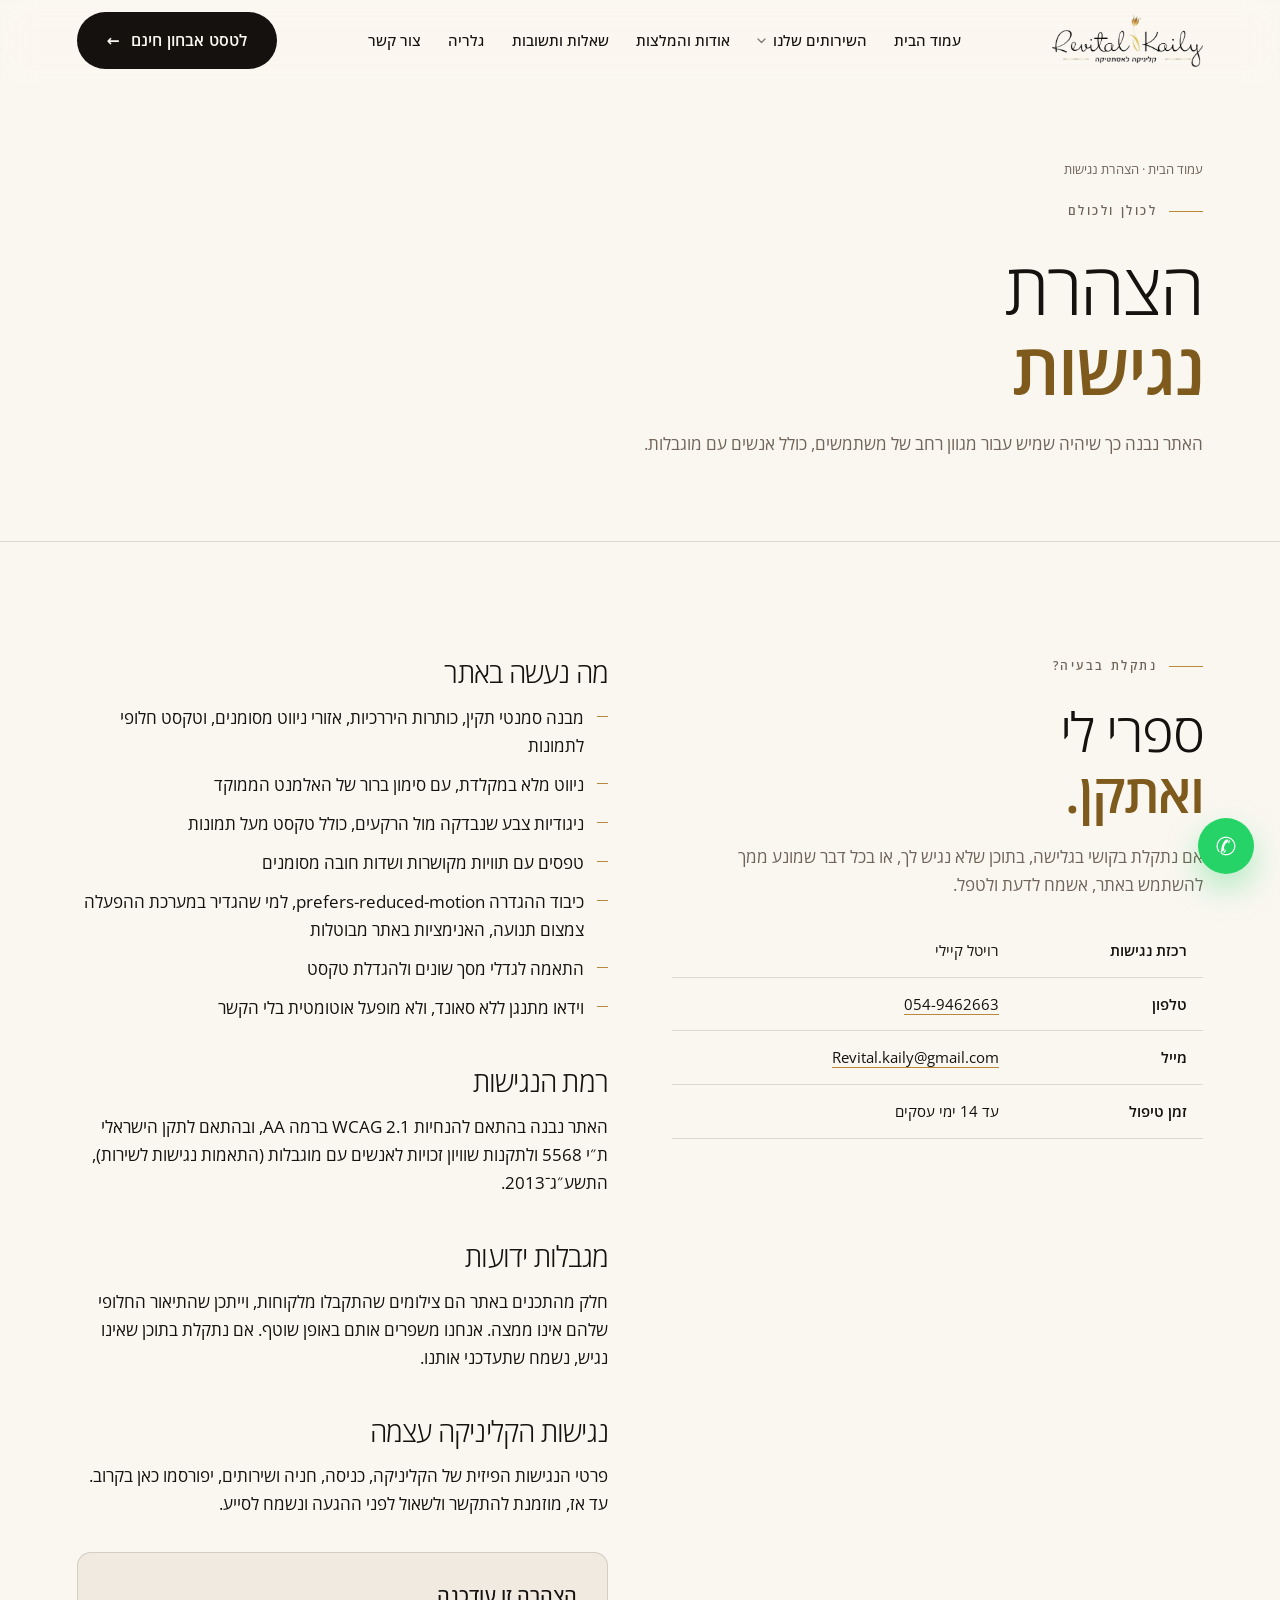
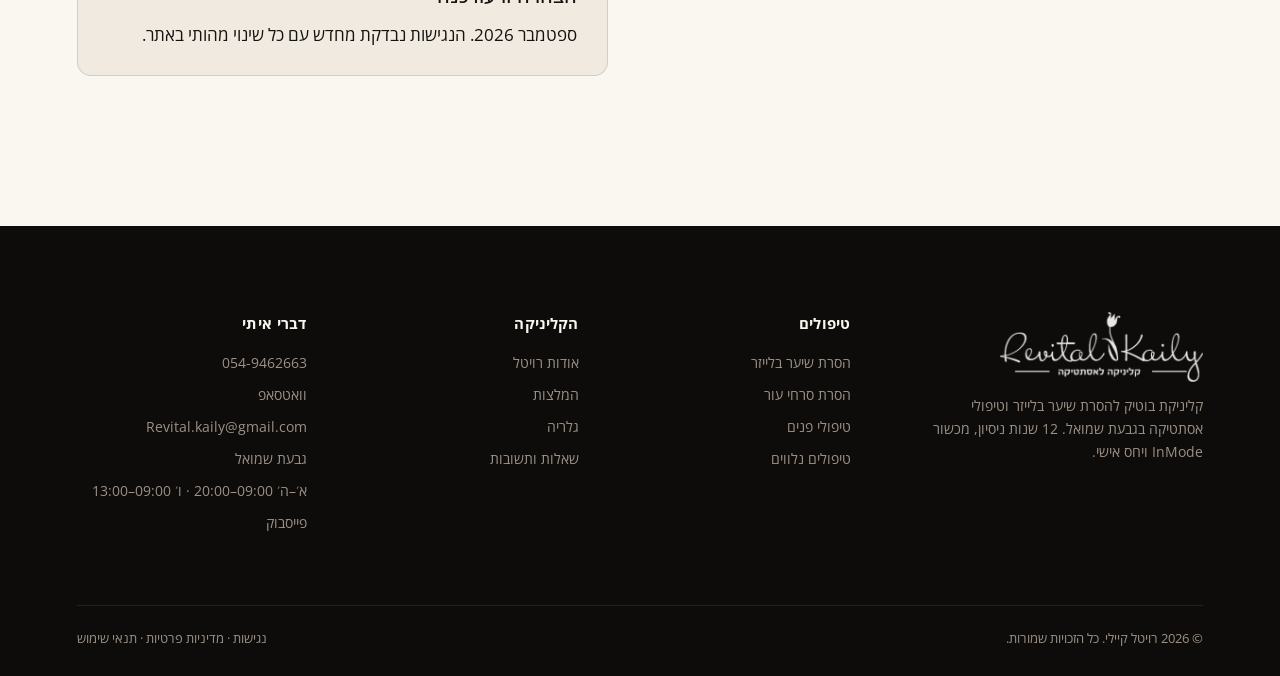
<file: accessibility.html>
<!doctype html>
<html lang="he" dir="rtl">
<head>
<meta charset="utf-8">
<meta name="viewport" content="width=device-width, initial-scale=1">
<title>הצהרת נגישות | רויטל קיילי</title>
<meta name="description" content="הצהרת הנגישות של אתר רויטל קיילי, מה נעשה, לפי איזה תקן, ואיך לדווח על בעיה.">
<meta property="og:title" content="הצהרת נגישות | רויטל קיילי">
<meta property="og:description" content="הצהרת הנגישות של אתר רויטל קיילי, מה נעשה, לפי איזה תקן, ואיך לדווח על בעיה.">
<meta property="og:type" content="website">
<link rel="icon" href="assets/logo.png" type="image/png">
<link rel="preconnect" href="https://fonts.googleapis.com">
<link rel="preconnect" href="https://fonts.gstatic.com" crossorigin>
<link rel="stylesheet" href="https://fonts.googleapis.com/css2?family=Open+Sans:ital,wght@0,300;0,400;0,500;0,600;0,700;0,800;1,300;1,400;1,600&family=Assistant:wght@300;400;600&display=swap">
<link rel="stylesheet" href="assets/site.css">
<script type="application/ld+json">
{"@context":"https://schema.org","@type":"HealthAndBeautyBusiness",
 "name":"רויטל קיילי, קליניקה לאסתטיקה",
 "description":"קליניקת בוטיק להסרת שיער בלייזר וטיפולי אסתטיקה בגבעת שמואל",
 "telephone":"+972-54-946-2663",
 "email":"Revital.kaily@gmail.com",
 "address":{"@type":"PostalAddress","addressLocality":"גבעת שמואל","addressCountry":"IL"},
 "areaServed":"גבעת שמואל והסביבה",
 "sameAs":["https://www.facebook.com/revital1994/"],
 "openingHoursSpecification":[
   {"@type":"OpeningHoursSpecification","dayOfWeek":["Sunday","Monday","Tuesday","Wednesday","Thursday"],"opens":"09:00","closes":"20:00"},
   {"@type":"OpeningHoursSpecification","dayOfWeek":"Friday","opens":"09:00","closes":"13:00"}],
 "makesOffer":[
   {"@type":"Offer","itemOffered":{"@type":"Service","name":"הסרת שיער בלייזר"}},
   {"@type":"Offer","itemOffered":{"@type":"Service","name":"הסרת סרחי עור"}},
   {"@type":"Offer","itemOffered":{"@type":"Service","name":"טיפולי פנים"}},
   {"@type":"Offer","itemOffered":{"@type":"Service","name":"טיפולי פלזמה וחידוש עור"}}]}
</script>
</head>
<body class="no-hero">
<div class="beam" aria-hidden="true"><i></i></div>

<header class="hdr">
  <a class="logo" href="index.html" aria-label="רויטל קיילי, לעמוד הבית"><img src="assets/logo.png" alt="רויטל קיילי, קליניקה לאסתטיקה"></a>
  <nav class="nav" aria-label="ניווט ראשי">
      <a href="index.html">עמוד הבית</a>
      <div class="drop"><button aria-expanded="false">השירותים שלנו<svg class="chev" width="9" height="6" viewBox="0 0 9 6" fill="none" aria-hidden="true"><path d="M1 1L4.5 4.5L8 1" stroke="currentColor" stroke-width="1.3" stroke-linecap="round" stroke-linejoin="round"/></svg></button><div class="drop-m"><a href="laser.html">הסרת שיער בלייזר</a><a href="skin-tags.html">הסרת סרחי עור</a><a href="facials.html">טיפולי פנים</a><a href="treatments.html">טיפולים נלווים</a></div></div>
      <a href="about.html">אודות והמלצות</a>
      <a href="faq.html">שאלות ותשובות</a>
      <a href="gallery.html">גלריה</a>
      <a href="contact.html">צור קשר</a>
  </nav>
  <a class="btn" href="contact.html"><span>לטסט אבחון חינם</span><span class="arw">←</span></a>
  <button class="burger" aria-expanded="false" aria-controls="mnav" aria-label="פתיחת תפריט"><span></span><span></span></button>
</header>

<nav class="mnav" id="mnav" aria-label="ניווט מובייל">
    <a href="index.html">עמוד הבית</a>
    <a href="laser.html">השירותים שלנו</a>
    <a class="sub" href="laser.html">הסרת שיער בלייזר</a>
    <a class="sub" href="skin-tags.html">הסרת סרחי עור</a>
    <a class="sub" href="facials.html">טיפולי פנים</a>
    <a class="sub" href="treatments.html">טיפולים נלווים</a>
    <a href="about.html">אודות והמלצות</a>
    <a href="faq.html">שאלות ותשובות</a>
    <a href="gallery.html">גלריה</a>
    <a href="contact.html">צור קשר</a>
</nav>

<main>
<section class="phead wrap">
  <p class="crumb"><a href="index.html">עמוד הבית</a> · הצהרת נגישות</p>
  <p class="eyebrow rv">לכולן ולכולם</p>
  <h1 class="rv rv-d1">הצהרת<br><em class='serif-it'>נגישות</em></h1>
  <p class="lead rv rv-d2">האתר נבנה כך שיהיה שמיש עבור מגוון רחב של משתמשים, כולל אנשים עם מוגבלות.</p>
  
</section>
<section class="section wrap two">
  <div class="rv">
    <p class="eyebrow">נתקלת בבעיה?</p>
    <h2>ספרי לי<br><em class="serif-it">ואתקן.</em></h2>
    <p class="lead" style="margin-top:20px">אם נתקלת בקושי בגלישה, בתוכן שלא נגיש לך, או בכל דבר שמונע ממך להשתמש באתר, אשמח לדעת ולטפל.</p>
    <table class="tbl" style="margin-top:24px">
      <tr><td>רכזת נגישות</td><td>רויטל קיילי</td></tr>
      <tr><td>טלפון</td><td><a href="tel:+972549462663" style="border-bottom:1px solid var(--gold)">054-9462663</a></td></tr>
      <tr><td>מייל</td><td><a href="mailto:Revital.kaily@gmail.com" style="border-bottom:1px solid var(--gold)">Revital.kaily@gmail.com</a></td></tr>
      <tr><td>זמן טיפול</td><td>עד 14 ימי עסקים</td></tr>
    </table>
  </div>
  <div class="prose rv rv-d1">
    <h3>מה נעשה באתר</h3>
    <ul>
      <li>מבנה סמנטי תקין, כותרות היררכיות, אזורי ניווט מסומנים, וטקסט חלופי לתמונות</li>
      <li>ניווט מלא במקלדת, עם סימון ברור של האלמנט הממוקד</li>
      <li>ניגודיות צבע שנבדקה מול הרקעים, כולל טקסט מעל תמונות</li>
      <li>טפסים עם תוויות מקושרות ושדות חובה מסומנים</li>
      <li>כיבוד ההגדרה <span dir="ltr">prefers-reduced-motion</span>, למי שהגדיר במערכת ההפעלה צמצום תנועה, האנימציות באתר מבוטלות</li>
      <li>התאמה לגדלי מסך שונים ולהגדלת טקסט</li>
      <li>וידאו מתנגן ללא סאונד, ולא מופעל אוטומטית בלי הקשר</li>
    </ul>

    <h3>רמת הנגישות</h3>
    <p>האתר נבנה בהתאם להנחיות <span dir="ltr">WCAG 2.1</span> ברמה AA, ובהתאם לתקן הישראלי ת״י 5568 ולתקנות שוויון זכויות לאנשים עם מוגבלות (התאמות נגישות לשירות), התשע״ג־2013.</p>

    <h3>מגבלות ידועות</h3>
    <p>חלק מהתכנים באתר הם צילומים שהתקבלו מלקוחות, וייתכן שהתיאור החלופי שלהם אינו ממצה. אנחנו משפרים אותם באופן שוטף. אם נתקלת בתוכן שאינו נגיש, נשמח שתעדכני אותנו.</p>

    <h3>נגישות הקליניקה עצמה</h3>
    <p>פרטי הנגישות הפיזית של הקליניקה, כניסה, חניה ושירותים, יפורסמו כאן בקרוב. עד אז, מוזמנת להתקשר ולשאול לפני ההגעה ונשמח לסייע.</p>

    <div class="callout">
      <strong>הצהרה זו עודכנה</strong>
      <p>ספטמבר 2026. הנגישות נבדקת מחדש עם כל שינוי מהותי באתר.</p>
    </div>
  </div>
</section>

</main>

<footer class="ftr">
  <div class="ftr-logo">
    <img src="assets/logo.png" alt="רויטל קיילי, קליניקה לאסתטיקה">
    <p style="margin:0;max-width:34ch">קליניקת בוטיק להסרת שיער בלייזר וטיפולי אסתטיקה בגבעת שמואל. 12 שנות ניסיון, מכשור InMode ויחס אישי.</p>
  </div>
  <div><strong>טיפולים</strong>
    <a href="laser.html">הסרת שיער בלייזר</a><a href="skin-tags.html">הסרת סרחי עור</a>
    <a href="facials.html">טיפולי פנים</a><a href="treatments.html">טיפולים נלווים</a></div>
  <div><strong>הקליניקה</strong>
    <a href="about.html">אודות רויטל</a><a href="about.html#stories">המלצות</a>
    <a href="gallery.html">גלריה</a><a href="faq.html">שאלות ותשובות</a></div>
  <div><strong>דברי איתי</strong>
    <a href="tel:+972549462663">054-9462663</a>
    <a href="https://wa.me/972549462663">וואטסאפ</a>
    <a href="mailto:Revital.kaily@gmail.com">Revital.kaily@gmail.com</a>
    <span>גבעת שמואל</span><span>א׳–ה׳ 09:00–20:00 · ו׳ 09:00–13:00</span>
    <a href="https://www.facebook.com/revital1994/?locale=he_IL" target="_blank" rel="noopener">פייסבוק</a></div>
  <div class="ftr-btm">
    <span>© 2026 רויטל קיילי. כל הזכויות שמורות.</span>
    <span><a href="accessibility.html">נגישות</a> · <a href="privacy.html">מדיניות פרטיות</a> · <a href="terms.html">תנאי שימוש</a></span>
  </div>
</footer>
<div class="ov" id="ov" role="dialog" aria-modal="true" aria-label="בדיקת התאמה">
  <div class="bot">
    <button class="bot-x" aria-label="סגירה">✕</button>
    <img class="bot-logo" src="assets/logo.png" alt="רויטל קיילי">
    <div class="bar"><i style="width:0"></i></div>
    <div id="bot-body"></div>
  </div>
</div>
<a class="wa-float" href="https://wa.me/972549462663" aria-label="וואטסאפ">✆</a>
<div class="mbar">
  <a href="https://wa.me/972549462663">וואטסאפ</a><a href="tel:+972549462663">חייגי</a><a href="contact.html">טסט חינם</a>
</div>
<script src="assets/site.js"></script>
</body>
</html>
</file>
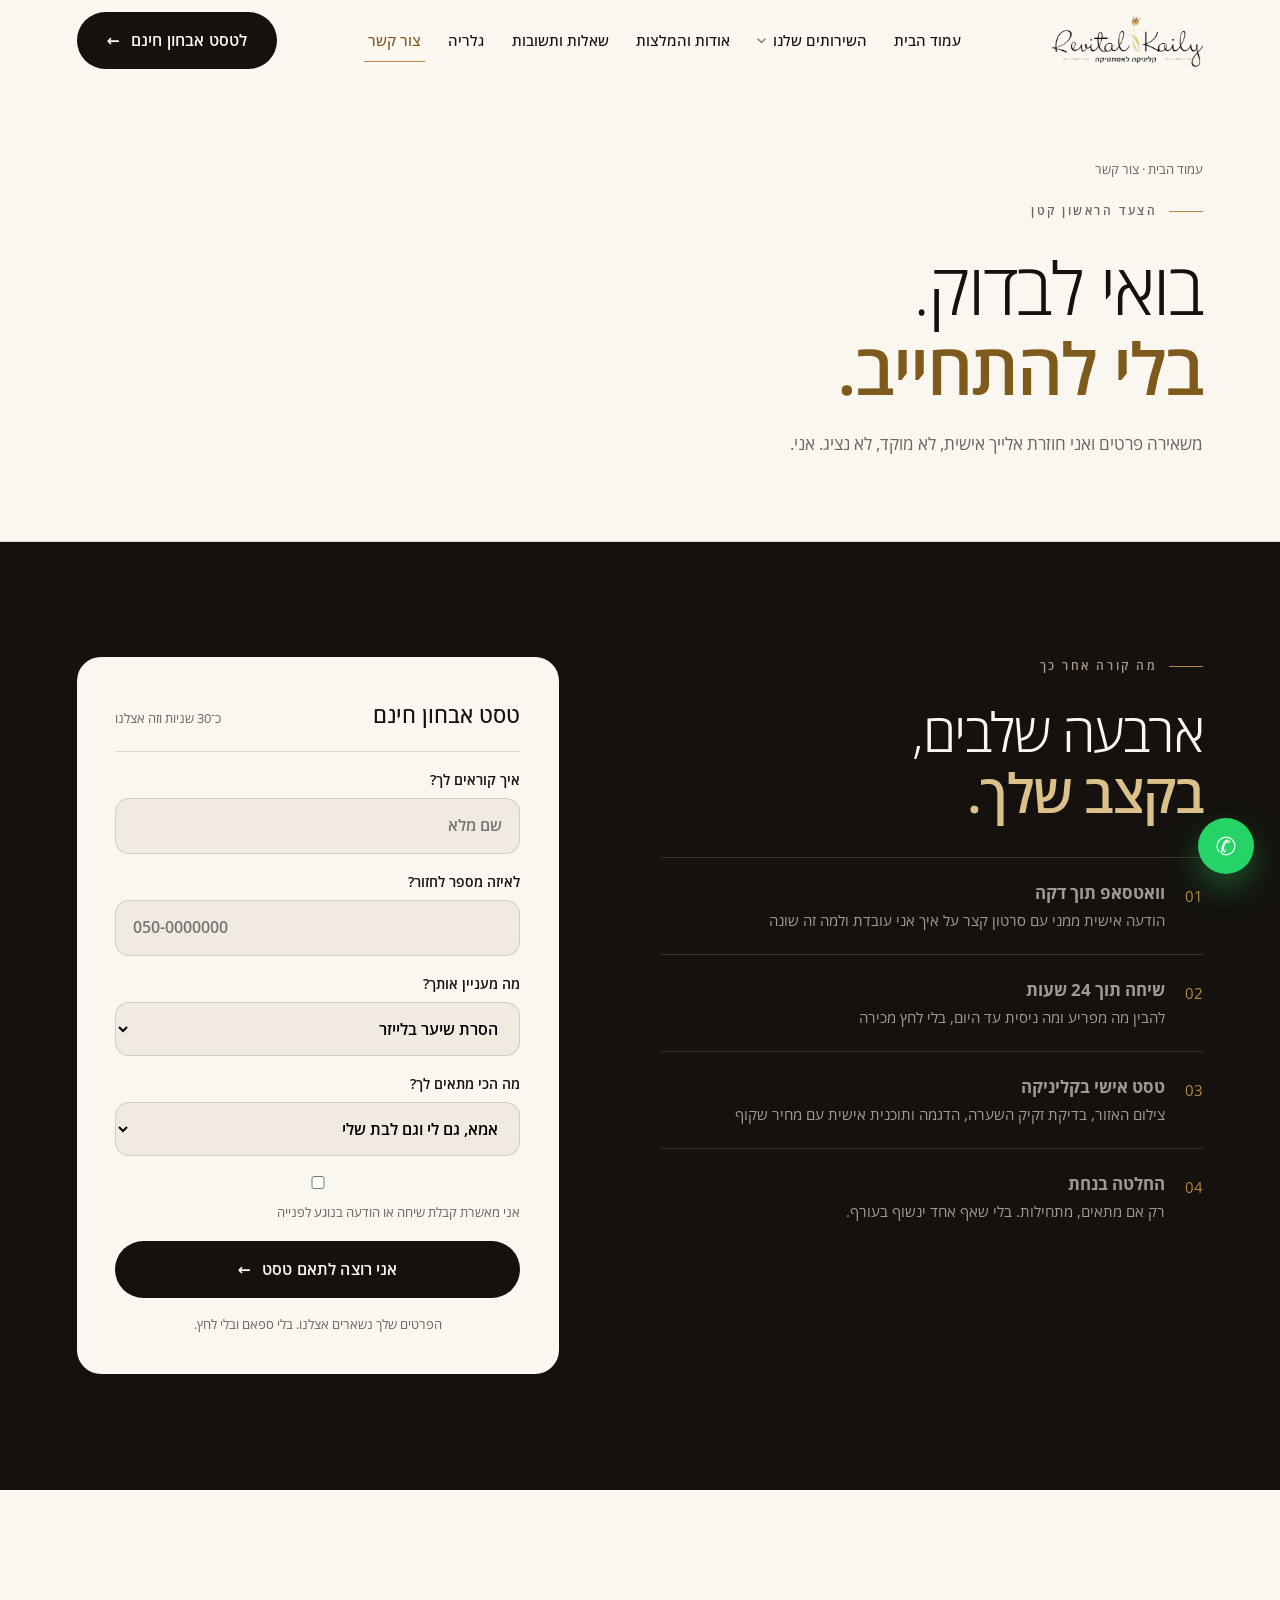
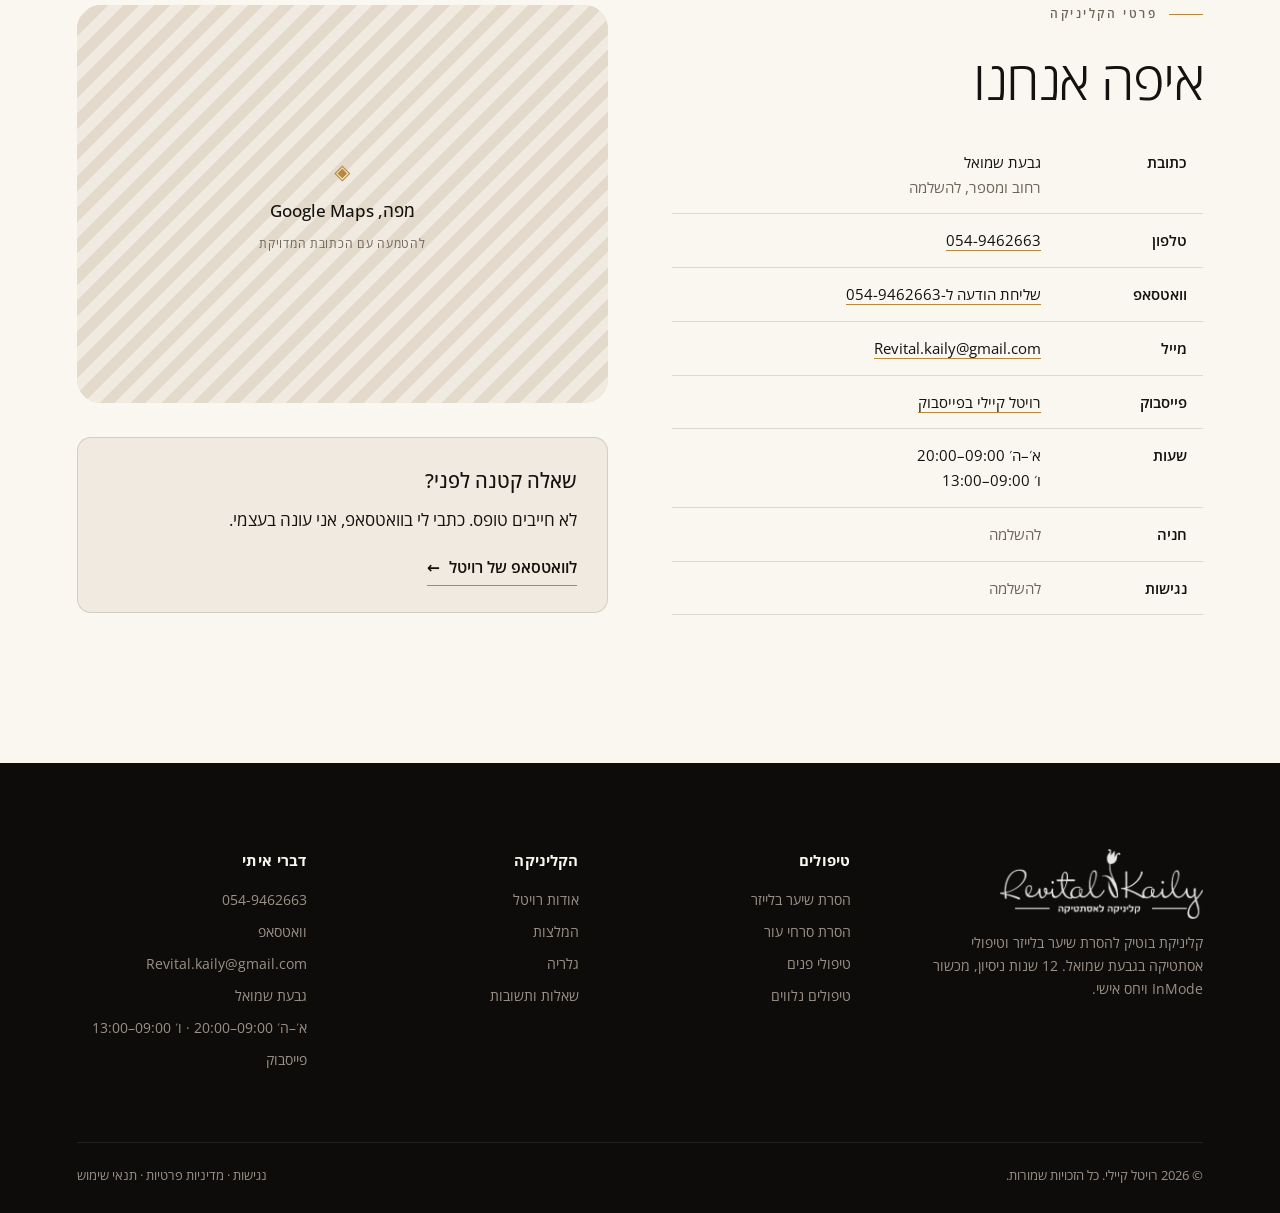
<file: contact.html>
<!doctype html>
<html lang="he" dir="rtl">
<head>
<meta charset="utf-8">
<meta name="viewport" content="width=device-width, initial-scale=1">
<title>צור קשר | רויטל קיילי, גבעת שמואל</title>
<meta name="description" content="לתיאום טסט אבחון חינם בקליניקה של רויטל קיילי בגבעת שמואל. משאירים פרטים ורויטל חוזרת אישית תוך 24 שעות.">
<meta property="og:title" content="צור קשר | רויטל קיילי, גבעת שמואל">
<meta property="og:description" content="לתיאום טסט אבחון חינם בקליניקה של רויטל קיילי בגבעת שמואל. משאירים פרטים ורויטל חוזרת אישית תוך 24 שעות.">
<meta property="og:type" content="website">
<link rel="icon" href="assets/logo.png" type="image/png">
<link rel="preconnect" href="https://fonts.googleapis.com">
<link rel="preconnect" href="https://fonts.gstatic.com" crossorigin>
<link rel="stylesheet" href="https://fonts.googleapis.com/css2?family=Open+Sans:ital,wght@0,300;0,400;0,500;0,600;0,700;0,800;1,300;1,400;1,600&family=Assistant:wght@300;400;600&display=swap">
<link rel="stylesheet" href="assets/site.css">
<script type="application/ld+json">
{"@context":"https://schema.org","@type":"HealthAndBeautyBusiness",
 "name":"רויטל קיילי, קליניקה לאסתטיקה",
 "description":"קליניקת בוטיק להסרת שיער בלייזר וטיפולי אסתטיקה בגבעת שמואל",
 "telephone":"+972-54-946-2663",
 "email":"Revital.kaily@gmail.com",
 "address":{"@type":"PostalAddress","addressLocality":"גבעת שמואל","addressCountry":"IL"},
 "areaServed":"גבעת שמואל והסביבה",
 "sameAs":["https://www.facebook.com/revital1994/"],
 "openingHoursSpecification":[
   {"@type":"OpeningHoursSpecification","dayOfWeek":["Sunday","Monday","Tuesday","Wednesday","Thursday"],"opens":"09:00","closes":"20:00"},
   {"@type":"OpeningHoursSpecification","dayOfWeek":"Friday","opens":"09:00","closes":"13:00"}],
 "makesOffer":[
   {"@type":"Offer","itemOffered":{"@type":"Service","name":"הסרת שיער בלייזר"}},
   {"@type":"Offer","itemOffered":{"@type":"Service","name":"הסרת סרחי עור"}},
   {"@type":"Offer","itemOffered":{"@type":"Service","name":"טיפולי פנים"}},
   {"@type":"Offer","itemOffered":{"@type":"Service","name":"טיפולי פלזמה וחידוש עור"}}]}
</script>
</head>
<body class="no-hero">
<div class="beam" aria-hidden="true"><i></i></div>

<header class="hdr">
  <a class="logo" href="index.html" aria-label="רויטל קיילי, לעמוד הבית"><img src="assets/logo.png" alt="רויטל קיילי, קליניקה לאסתטיקה"></a>
  <nav class="nav" aria-label="ניווט ראשי">
      <a href="index.html">עמוד הבית</a>
      <div class="drop"><button aria-expanded="false">השירותים שלנו<svg class="chev" width="9" height="6" viewBox="0 0 9 6" fill="none" aria-hidden="true"><path d="M1 1L4.5 4.5L8 1" stroke="currentColor" stroke-width="1.3" stroke-linecap="round" stroke-linejoin="round"/></svg></button><div class="drop-m"><a href="laser.html">הסרת שיער בלייזר</a><a href="skin-tags.html">הסרת סרחי עור</a><a href="facials.html">טיפולי פנים</a><a href="treatments.html">טיפולים נלווים</a></div></div>
      <a href="about.html">אודות והמלצות</a>
      <a href="faq.html">שאלות ותשובות</a>
      <a href="gallery.html">גלריה</a>
      <a href="contact.html" aria-current="page">צור קשר</a>
  </nav>
  <a class="btn" href="contact.html"><span>לטסט אבחון חינם</span><span class="arw">←</span></a>
  <button class="burger" aria-expanded="false" aria-controls="mnav" aria-label="פתיחת תפריט"><span></span><span></span></button>
</header>

<nav class="mnav" id="mnav" aria-label="ניווט מובייל">
    <a href="index.html">עמוד הבית</a>
    <a href="laser.html">השירותים שלנו</a>
    <a class="sub" href="laser.html">הסרת שיער בלייזר</a>
    <a class="sub" href="skin-tags.html">הסרת סרחי עור</a>
    <a class="sub" href="facials.html">טיפולי פנים</a>
    <a class="sub" href="treatments.html">טיפולים נלווים</a>
    <a href="about.html">אודות והמלצות</a>
    <a href="faq.html">שאלות ותשובות</a>
    <a href="gallery.html">גלריה</a>
    <a href="contact.html">צור קשר</a>
</nav>

<main>
<section class="phead wrap">
  <p class="crumb"><a href="index.html">עמוד הבית</a> · צור קשר</p>
  <p class="eyebrow rv">הצעד הראשון קטן</p>
  <h1 class="rv rv-d1">בואי לבדוק.<br><em class='serif-it'>בלי להתחייב.</em></h1>
  <p class="lead rv rv-d2">משאירה פרטים ואני חוזרת אלייך אישית, לא מוקד, לא נציג. אני.</p>
  
</section>
<section class="section dark wrap contact">
  <div>
    <p class="eyebrow on-dark rv">מה קורה אחר כך</p>
    <h2 class="rv rv-d1">ארבעה שלבים,<br><em class="serif-it">בקצב שלך.</em></h2>
    <div class="rv rv-d2" style="margin-top:34px">
      <div class="step"><em>01</em><p><strong>וואטסאפ תוך דקה</strong>הודעה אישית ממני עם סרטון קצר על איך אני עובדת ולמה זה שונה</p></div>
      <div class="step"><em>02</em><p><strong>שיחה תוך 24 שעות</strong>להבין מה מפריע ומה ניסית עד היום, בלי לחץ מכירה</p></div>
      <div class="step"><em>03</em><p><strong>טסט אישי בקליניקה</strong>צילום האזור, בדיקת זקיק השערה, הדגמה ותוכנית אישית עם מחיר שקוף</p></div>
      <div class="step"><em>04</em><p><strong>החלטה בנחת</strong>רק אם מתאים, מתחילות. בלי שאף אחד ינשוף בעורף.</p></div>
    </div>
  </div>
  <form class="form rv rv-d1">
  <div class="form-h"><strong>טסט אבחון חינם</strong><small>כ־30 שניות וזה אצלנו</small></div>
  <label>איך קוראים לך?<input name="name" type="text" placeholder="שם מלא" required></label>
  <label>לאיזה מספר לחזור?<input name="phone" type="tel" placeholder="050-0000000" required></label>
  <label>מה מעניין אותך?<select name="interest">
    <option>הסרת שיער בלייזר</option><option>הסרת סרחי עור</option><option>טיפולי פנים</option>
    <option>טיפולים נלווים</option><option>עדיין לא בטוחה</option></select></label>
  <label>מה הכי מתאים לך?<select name="segment">
    <option>אמא, גם לי וגם לבת שלי</option><option>לפני חתונה</option><option>לפני גיוס או לימודים</option>
    <option>ניסיתי לייזר בעבר ולא עבד</option><option>פשוט נמאס לי לגלח</option><option>אני גבר</option></select></label>
  <label class="chk"><input type="checkbox" required><span>אני מאשרת קבלת שיחה או הודעה בנוגע לפנייה</span></label>
  <button class="btn" type="submit" style="justify-content:center"><span>אני רוצה לתאם טסט</span><span class="arw">←</span></button>
  <p class="note">הפרטים שלך נשארים אצלנו. בלי ספאם ובלי לחץ.</p>
  <div class="ok" role="status">קיבלנו, תודה! רויטל תחזור אלייך בקרוב.</div>
</form>
</section>

<section class="section wrap">
  <div class="two">
    <div class="rv">
      <p class="eyebrow">פרטי הקליניקה</p>
      <h2>איפה אנחנו</h2>
      <table class="tbl" style="margin-top:26px">
        <tr><td>כתובת</td><td>גבעת שמואל<br><span style="color:var(--muted)">רחוב ומספר, להשלמה</span></td></tr>
        <tr><td>טלפון</td><td><a href="tel:+972549462663" style="border-bottom:1px solid var(--gold)">054-9462663</a></td></tr>
        <tr><td>וואטסאפ</td><td><a href="https://wa.me/972549462663" style="border-bottom:1px solid var(--gold)">שליחת הודעה ל-054-9462663</a></td></tr>
        <tr><td>מייל</td><td><a href="mailto:Revital.kaily@gmail.com" style="border-bottom:1px solid var(--gold)">Revital.kaily@gmail.com</a></td></tr>
        <tr><td>פייסבוק</td><td><a href="https://www.facebook.com/revital1994/?locale=he_IL" target="_blank" rel="noopener" style="border-bottom:1px solid var(--gold)">רויטל קיילי בפייסבוק</a></td></tr>
        <tr><td>שעות</td><td>א׳–ה׳ 09:00–20:00<br>ו׳ 09:00–13:00</td></tr>
        <tr><td>חניה</td><td><span style="color:var(--muted)">להשלמה</span></td></tr>
        <tr><td>נגישות</td><td><span style="color:var(--muted)">להשלמה</span></td></tr>
      </table>
    </div>
    <div class="rv rv-d1">
      <div class="frame" style="aspect-ratio:4/3;border-radius:var(--r-lg);overflow:hidden;position:relative;background:var(--sand-deep)">
        <div class="ph"><b>מפה, Google Maps</b><small>להטמעה עם הכתובת המדויקת</small></div>
      </div>
      <div class="callout">
        <strong>שאלה קטנה לפני?</strong>
        <p>לא חייבים טופס. כתבי לי בוואטסאפ, אני עונה בעצמי.</p>
        <p style="margin:0"><a class="link-u" href="https://wa.me/972549462663">לוואטסאפ של רויטל <span>←</span></a></p>
      </div>
    </div>
  </div>
</section>

</main>

<footer class="ftr">
  <div class="ftr-logo">
    <img src="assets/logo.png" alt="רויטל קיילי, קליניקה לאסתטיקה">
    <p style="margin:0;max-width:34ch">קליניקת בוטיק להסרת שיער בלייזר וטיפולי אסתטיקה בגבעת שמואל. 12 שנות ניסיון, מכשור InMode ויחס אישי.</p>
  </div>
  <div><strong>טיפולים</strong>
    <a href="laser.html">הסרת שיער בלייזר</a><a href="skin-tags.html">הסרת סרחי עור</a>
    <a href="facials.html">טיפולי פנים</a><a href="treatments.html">טיפולים נלווים</a></div>
  <div><strong>הקליניקה</strong>
    <a href="about.html">אודות רויטל</a><a href="about.html#stories">המלצות</a>
    <a href="gallery.html">גלריה</a><a href="faq.html">שאלות ותשובות</a></div>
  <div><strong>דברי איתי</strong>
    <a href="tel:+972549462663">054-9462663</a>
    <a href="https://wa.me/972549462663">וואטסאפ</a>
    <a href="mailto:Revital.kaily@gmail.com">Revital.kaily@gmail.com</a>
    <span>גבעת שמואל</span><span>א׳–ה׳ 09:00–20:00 · ו׳ 09:00–13:00</span>
    <a href="https://www.facebook.com/revital1994/?locale=he_IL" target="_blank" rel="noopener">פייסבוק</a></div>
  <div class="ftr-btm">
    <span>© 2026 רויטל קיילי. כל הזכויות שמורות.</span>
    <span><a href="accessibility.html">נגישות</a> · <a href="privacy.html">מדיניות פרטיות</a> · <a href="terms.html">תנאי שימוש</a></span>
  </div>
</footer>
<div class="ov" id="ov" role="dialog" aria-modal="true" aria-label="בדיקת התאמה">
  <div class="bot">
    <button class="bot-x" aria-label="סגירה">✕</button>
    <img class="bot-logo" src="assets/logo.png" alt="רויטל קיילי">
    <div class="bar"><i style="width:0"></i></div>
    <div id="bot-body"></div>
  </div>
</div>
<a class="wa-float" href="https://wa.me/972549462663" aria-label="וואטסאפ">✆</a>
<div class="mbar">
  <a href="https://wa.me/972549462663">וואטסאפ</a><a href="tel:+972549462663">חייגי</a><a href="contact.html">טסט חינם</a>
</div>
<script src="assets/site.js"></script>
</body>
</html>
</file>
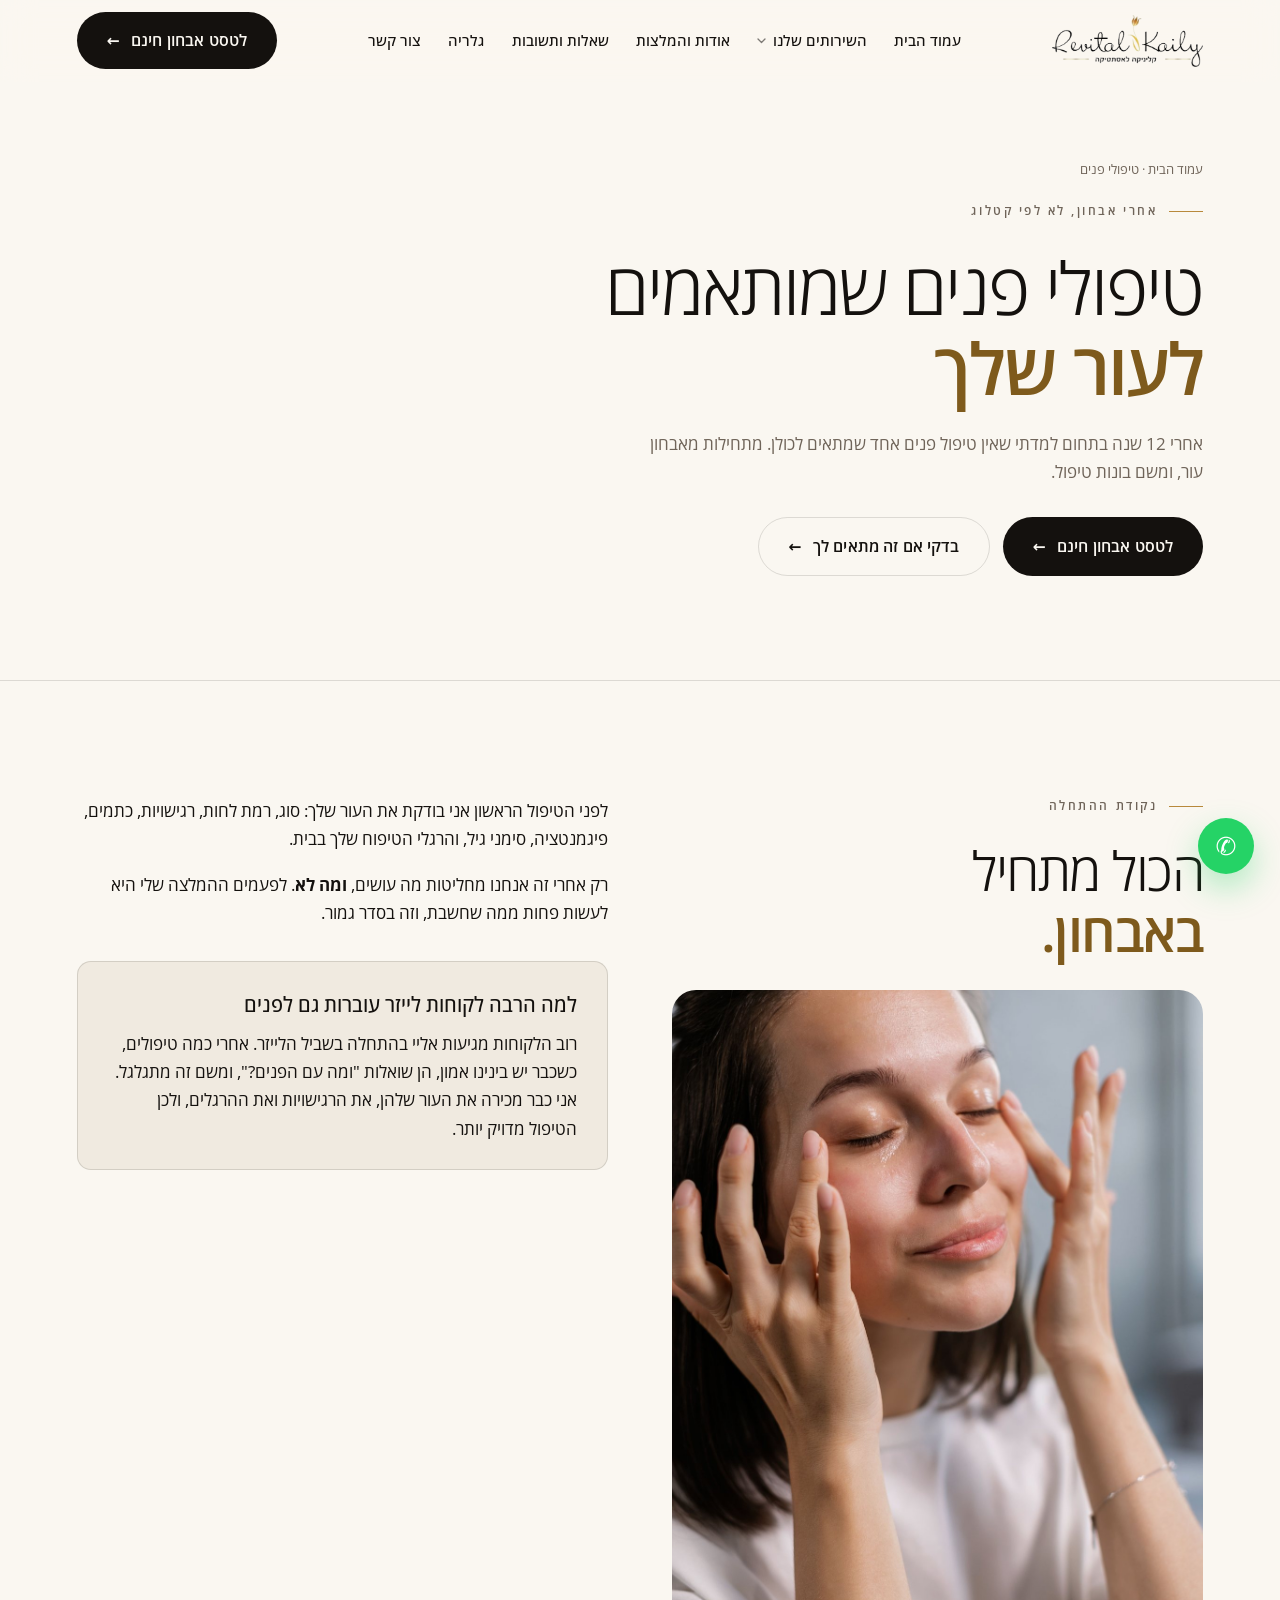
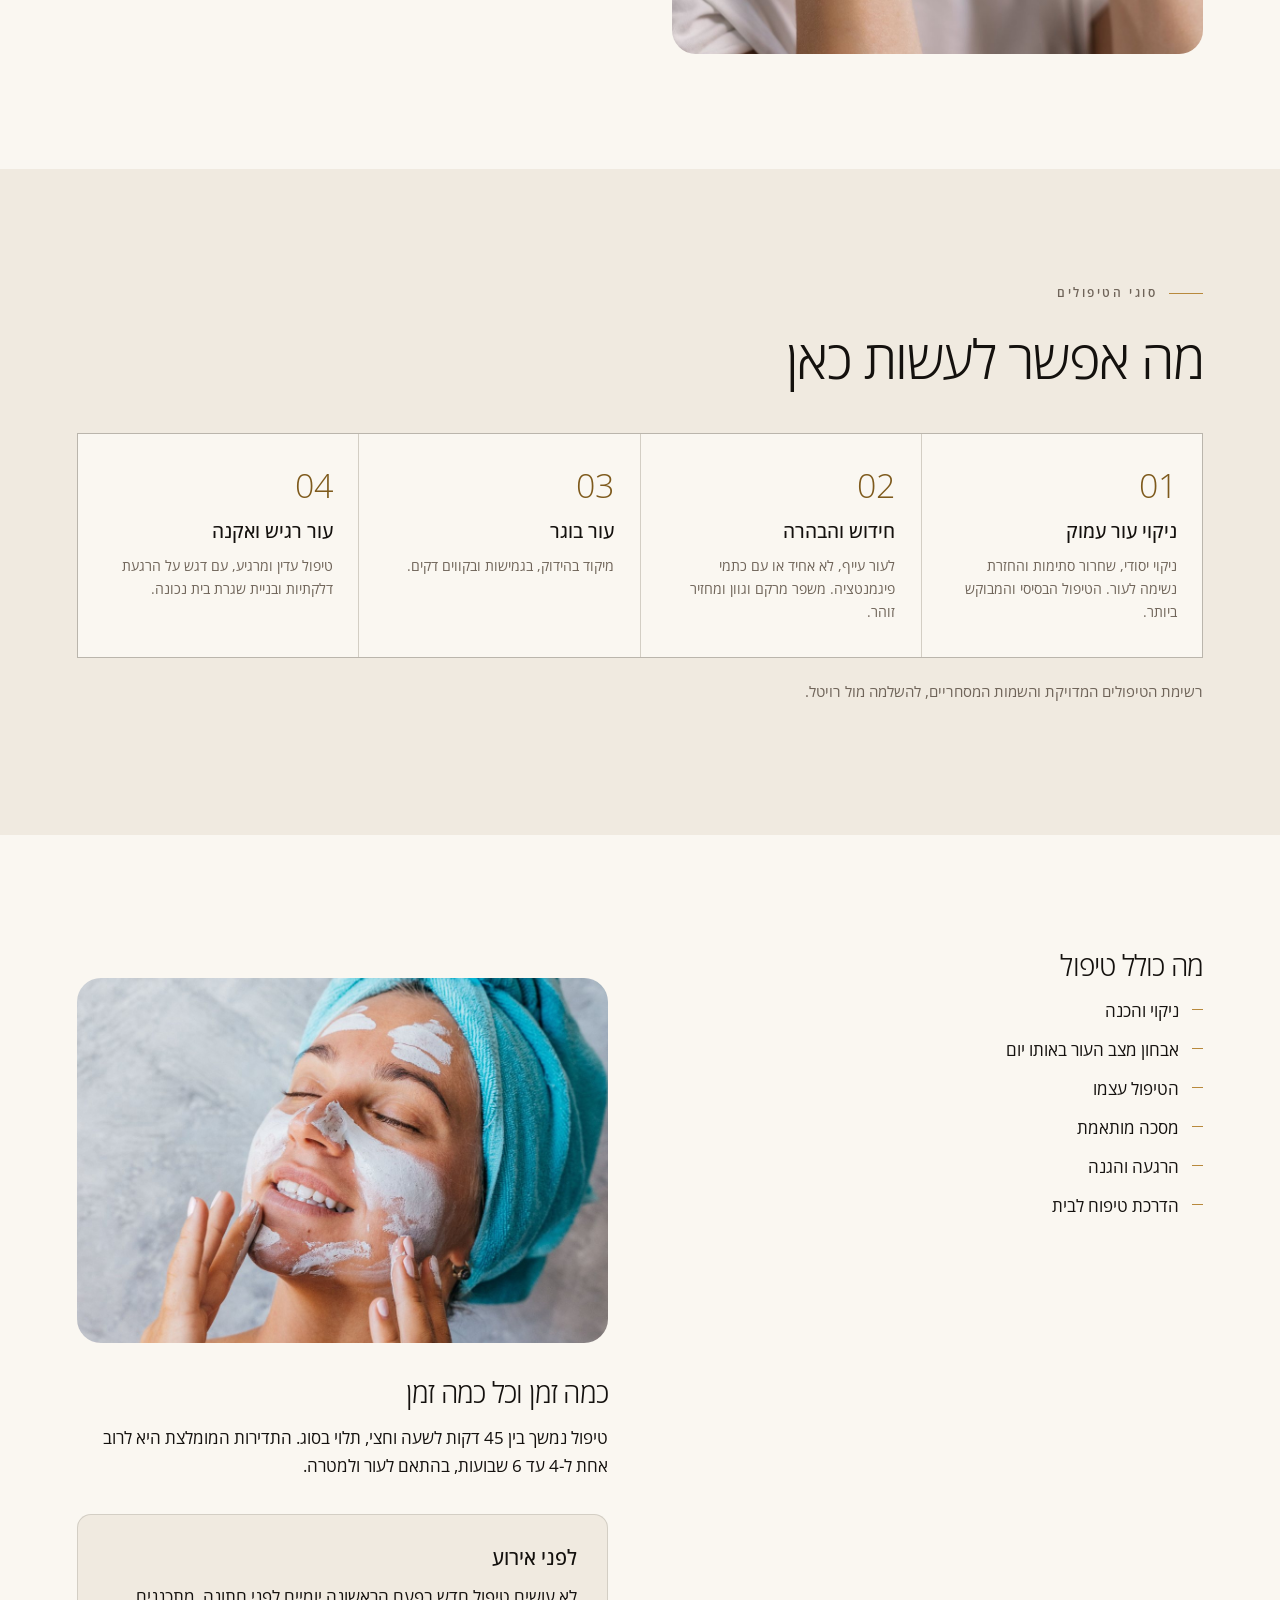
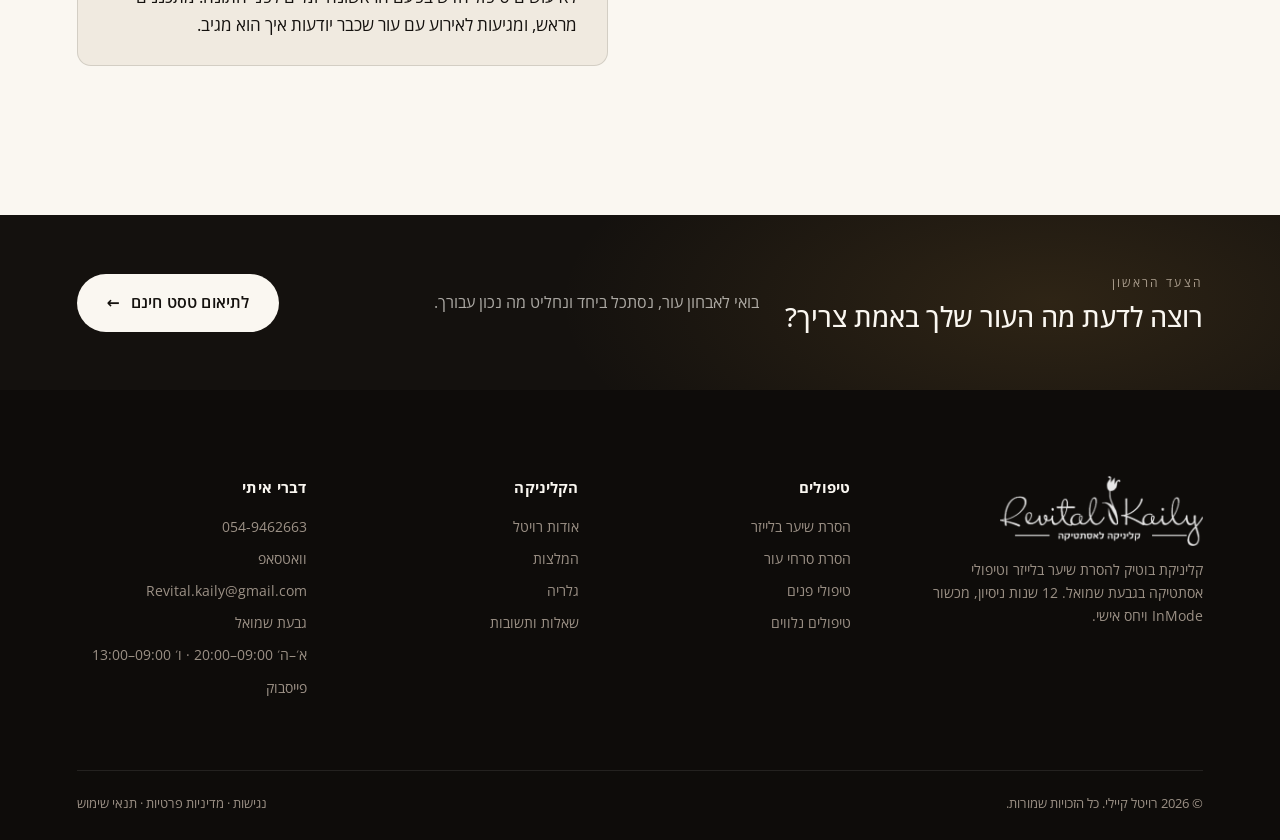
<file: facials.html>
<!doctype html>
<html lang="he" dir="rtl">
<head>
<meta charset="utf-8">
<meta name="viewport" content="width=device-width, initial-scale=1">
<title>טיפולי פנים בגבעת שמואל | רויטל קיילי</title>
<meta name="description" content="טיפולי פנים מותאמים אישית בגבעת שמואל, ניקוי עמוק, חידוש עור והבהרה, אחרי אבחון עור אישי.">
<meta property="og:title" content="טיפולי פנים בגבעת שמואל | רויטל קיילי">
<meta property="og:description" content="טיפולי פנים מותאמים אישית בגבעת שמואל, ניקוי עמוק, חידוש עור והבהרה, אחרי אבחון עור אישי.">
<meta property="og:type" content="website">
<link rel="icon" href="assets/logo.png" type="image/png">
<link rel="preconnect" href="https://fonts.googleapis.com">
<link rel="preconnect" href="https://fonts.gstatic.com" crossorigin>
<link rel="stylesheet" href="https://fonts.googleapis.com/css2?family=Open+Sans:ital,wght@0,300;0,400;0,500;0,600;0,700;0,800;1,300;1,400;1,600&family=Assistant:wght@300;400;600&display=swap">
<link rel="stylesheet" href="assets/site.css">
<script type="application/ld+json">
{"@context":"https://schema.org","@type":"HealthAndBeautyBusiness",
 "name":"רויטל קיילי, קליניקה לאסתטיקה",
 "description":"קליניקת בוטיק להסרת שיער בלייזר וטיפולי אסתטיקה בגבעת שמואל",
 "telephone":"+972-54-946-2663",
 "email":"Revital.kaily@gmail.com",
 "address":{"@type":"PostalAddress","addressLocality":"גבעת שמואל","addressCountry":"IL"},
 "areaServed":"גבעת שמואל והסביבה",
 "sameAs":["https://www.facebook.com/revital1994/"],
 "openingHoursSpecification":[
   {"@type":"OpeningHoursSpecification","dayOfWeek":["Sunday","Monday","Tuesday","Wednesday","Thursday"],"opens":"09:00","closes":"20:00"},
   {"@type":"OpeningHoursSpecification","dayOfWeek":"Friday","opens":"09:00","closes":"13:00"}],
 "makesOffer":[
   {"@type":"Offer","itemOffered":{"@type":"Service","name":"הסרת שיער בלייזר"}},
   {"@type":"Offer","itemOffered":{"@type":"Service","name":"הסרת סרחי עור"}},
   {"@type":"Offer","itemOffered":{"@type":"Service","name":"טיפולי פנים"}},
   {"@type":"Offer","itemOffered":{"@type":"Service","name":"טיפולי פלזמה וחידוש עור"}}]}
</script>
</head>
<body class="no-hero">
<div class="beam" aria-hidden="true"><i></i></div>

<header class="hdr">
  <a class="logo" href="index.html" aria-label="רויטל קיילי, לעמוד הבית"><img src="assets/logo.png" alt="רויטל קיילי, קליניקה לאסתטיקה"></a>
  <nav class="nav" aria-label="ניווט ראשי">
      <a href="index.html">עמוד הבית</a>
      <div class="drop"><button aria-expanded="false">השירותים שלנו<svg class="chev" width="9" height="6" viewBox="0 0 9 6" fill="none" aria-hidden="true"><path d="M1 1L4.5 4.5L8 1" stroke="currentColor" stroke-width="1.3" stroke-linecap="round" stroke-linejoin="round"/></svg></button><div class="drop-m"><a href="laser.html">הסרת שיער בלייזר</a><a href="skin-tags.html">הסרת סרחי עור</a><a href="facials.html">טיפולי פנים</a><a href="treatments.html">טיפולים נלווים</a></div></div>
      <a href="about.html">אודות והמלצות</a>
      <a href="faq.html">שאלות ותשובות</a>
      <a href="gallery.html">גלריה</a>
      <a href="contact.html">צור קשר</a>
  </nav>
  <a class="btn" href="contact.html"><span>לטסט אבחון חינם</span><span class="arw">←</span></a>
  <button class="burger" aria-expanded="false" aria-controls="mnav" aria-label="פתיחת תפריט"><span></span><span></span></button>
</header>

<nav class="mnav" id="mnav" aria-label="ניווט מובייל">
    <a href="index.html">עמוד הבית</a>
    <a href="laser.html">השירותים שלנו</a>
    <a class="sub" href="laser.html">הסרת שיער בלייזר</a>
    <a class="sub" href="skin-tags.html">הסרת סרחי עור</a>
    <a class="sub" href="facials.html">טיפולי פנים</a>
    <a class="sub" href="treatments.html">טיפולים נלווים</a>
    <a href="about.html">אודות והמלצות</a>
    <a href="faq.html">שאלות ותשובות</a>
    <a href="gallery.html">גלריה</a>
    <a href="contact.html">צור קשר</a>
</nav>

<main>
<section class="phead wrap">
  <p class="crumb"><a href="index.html">עמוד הבית</a> · טיפולי פנים</p>
  <p class="eyebrow rv">אחרי אבחון, לא לפי קטלוג</p>
  <h1 class="rv rv-d1">טיפולי פנים שמותאמים<br><em class='serif-it'>לעור שלך</em></h1>
  <p class="lead rv rv-d2">אחרי 12 שנה בתחום למדתי שאין טיפול פנים אחד שמתאים לכולן. מתחילות מאבחון עור, ומשם בונות טיפול.</p>
  <div class="hero-cta rv rv-d3" style="margin-top:30px"><a class="btn" href="contact.html"><span>לטסט אבחון חינם</span><span class="arw">←</span></a><button class="btn btn-ghost open-bot"><span>בדקי אם זה מתאים לך</span><span class="arw">←</span></button></div>
</section>
<section class="section wrap two">
  <div class="rv">
    <p class="eyebrow">נקודת ההתחלה</p>
    <h2>הכול מתחיל<br><em class="serif-it">באבחון.</em></h2>
    <div class="frame" style="aspect-ratio:4/5;border-radius:var(--r-lg);overflow:hidden;position:relative;margin-top:28px"><img src="assets/px-facial.jpg" alt="אבחון וטיפוח עור הפנים" loading="lazy" style="width:100%;height:100%;object-fit:cover"></div>
  </div>
  <div class="prose rv rv-d1">
    <p>לפני הטיפול הראשון אני בודקת את העור שלך: סוג, רמת לחות, רגישויות, כתמים, פיגמנטציה, סימני גיל, והרגלי הטיפוח שלך בבית.</p>
    <p>רק אחרי זה אנחנו מחליטות מה עושים, <strong>ומה לא</strong>. לפעמים ההמלצה שלי היא לעשות פחות ממה שחשבת, וזה בסדר גמור.</p>
    <div class="callout">
      <strong>למה הרבה לקוחות לייזר עוברות גם לפנים</strong>
      <p>רוב הלקוחות מגיעות אליי בהתחלה בשביל הלייזר. אחרי כמה טיפולים, כשכבר יש בינינו אמון, הן שואלות &quot;ומה עם הפנים?&quot;, ומשם זה מתגלגל. אני כבר מכירה את העור שלהן, את הרגישויות ואת ההרגלים, ולכן הטיפול מדויק יותר.</p>
    </div>
  </div>
</section>

<section class="section sand wrap">
  <div class="rv" style="max-width:640px;margin-bottom:44px">
    <p class="eyebrow">סוגי הטיפולים</p>
    <h2>מה אפשר לעשות כאן</h2>
  </div>
  <div class="pillars rv rv-d1" style="border:1px solid var(--line)">
    <article><b>01</b><strong>ניקוי עור עמוק</strong><p>ניקוי יסודי, שחרור סתימות והחזרת נשימה לעור. הטיפול הבסיסי והמבוקש ביותר.</p></article>
    <article><b>02</b><strong>חידוש והבהרה</strong><p>לעור עייף, לא אחיד או עם כתמי פיגמנטציה. משפר מרקם וגוון ומחזיר זוהר.</p></article>
    <article><b>03</b><strong>עור בוגר</strong><p>מיקוד בהידוק, בגמישות ובקווים דקים.</p></article>
    <article><b>04</b><strong>עור רגיש ואקנה</strong><p>טיפול עדין ומרגיע, עם דגש על הרגעת דלקתיות ובניית שגרת בית נכונה.</p></article>
  </div>
  <p class="rv" style="color:var(--muted);font-size:14.5px;margin-top:22px">רשימת הטיפולים המדויקת והשמות המסחריים, להשלמה מול רויטל.</p>
</section>

<section class="section wrap two">
  <div class="prose rv">
    <h3>מה כולל טיפול</h3>
    <ul><li>ניקוי והכנה</li><li>אבחון מצב העור באותו יום</li><li>הטיפול עצמו</li><li>מסכה מותאמת</li><li>הרגעה והגנה</li><li>הדרכת טיפוח לבית</li></ul>
  </div>
  <div class="prose rv rv-d1">
    <div class="frame" style="aspect-ratio:16/11;border-radius:var(--r-lg);overflow:hidden;position:relative;margin-top:28px"><img src="assets/px-mask.jpg" alt="מסכת פנים בטיפול" loading="lazy" style="width:100%;height:100%;object-fit:cover"></div>
    <h3 style="margin-top:34px">כמה זמן וכל כמה זמן</h3>
    <p>טיפול נמשך בין 45 דקות לשעה וחצי, תלוי בסוג. התדירות המומלצת היא לרוב אחת ל-4 עד 6 שבועות, בהתאם לעור ולמטרה.</p>
    <div class="callout">
      <strong>לפני אירוע</strong>
      <p>לא עושים טיפול חדש בפעם הראשונה יומיים לפני חתונה. מתכננים מראש, ומגיעות לאירוע עם עור שכבר יודעות איך הוא מגיב.</p>
    </div>
  </div>
</section>
<section class="band">
  <div><small>הצעד הראשון</small><br><strong>רוצה לדעת מה העור שלך באמת צריך?</strong></div>
  <span>בואי לאבחון עור, נסתכל ביחד ונחליט מה נכון עבורך.</span>
  <a class="btn btn-light" href="contact.html"><span>לתיאום טסט חינם</span><span class="arw">←</span></a>
</section>
</main>

<footer class="ftr">
  <div class="ftr-logo">
    <img src="assets/logo.png" alt="רויטל קיילי, קליניקה לאסתטיקה">
    <p style="margin:0;max-width:34ch">קליניקת בוטיק להסרת שיער בלייזר וטיפולי אסתטיקה בגבעת שמואל. 12 שנות ניסיון, מכשור InMode ויחס אישי.</p>
  </div>
  <div><strong>טיפולים</strong>
    <a href="laser.html">הסרת שיער בלייזר</a><a href="skin-tags.html">הסרת סרחי עור</a>
    <a href="facials.html">טיפולי פנים</a><a href="treatments.html">טיפולים נלווים</a></div>
  <div><strong>הקליניקה</strong>
    <a href="about.html">אודות רויטל</a><a href="about.html#stories">המלצות</a>
    <a href="gallery.html">גלריה</a><a href="faq.html">שאלות ותשובות</a></div>
  <div><strong>דברי איתי</strong>
    <a href="tel:+972549462663">054-9462663</a>
    <a href="https://wa.me/972549462663">וואטסאפ</a>
    <a href="mailto:Revital.kaily@gmail.com">Revital.kaily@gmail.com</a>
    <span>גבעת שמואל</span><span>א׳–ה׳ 09:00–20:00 · ו׳ 09:00–13:00</span>
    <a href="https://www.facebook.com/revital1994/?locale=he_IL" target="_blank" rel="noopener">פייסבוק</a></div>
  <div class="ftr-btm">
    <span>© 2026 רויטל קיילי. כל הזכויות שמורות.</span>
    <span><a href="accessibility.html">נגישות</a> · <a href="privacy.html">מדיניות פרטיות</a> · <a href="terms.html">תנאי שימוש</a></span>
  </div>
</footer>
<div class="ov" id="ov" role="dialog" aria-modal="true" aria-label="בדיקת התאמה">
  <div class="bot">
    <button class="bot-x" aria-label="סגירה">✕</button>
    <img class="bot-logo" src="assets/logo.png" alt="רויטל קיילי">
    <div class="bar"><i style="width:0"></i></div>
    <div id="bot-body"></div>
  </div>
</div>
<a class="wa-float" href="https://wa.me/972549462663" aria-label="וואטסאפ">✆</a>
<div class="mbar">
  <a href="https://wa.me/972549462663">וואטסאפ</a><a href="tel:+972549462663">חייגי</a><a href="contact.html">טסט חינם</a>
</div>
<script src="assets/site.js"></script>
</body>
</html>
</file>
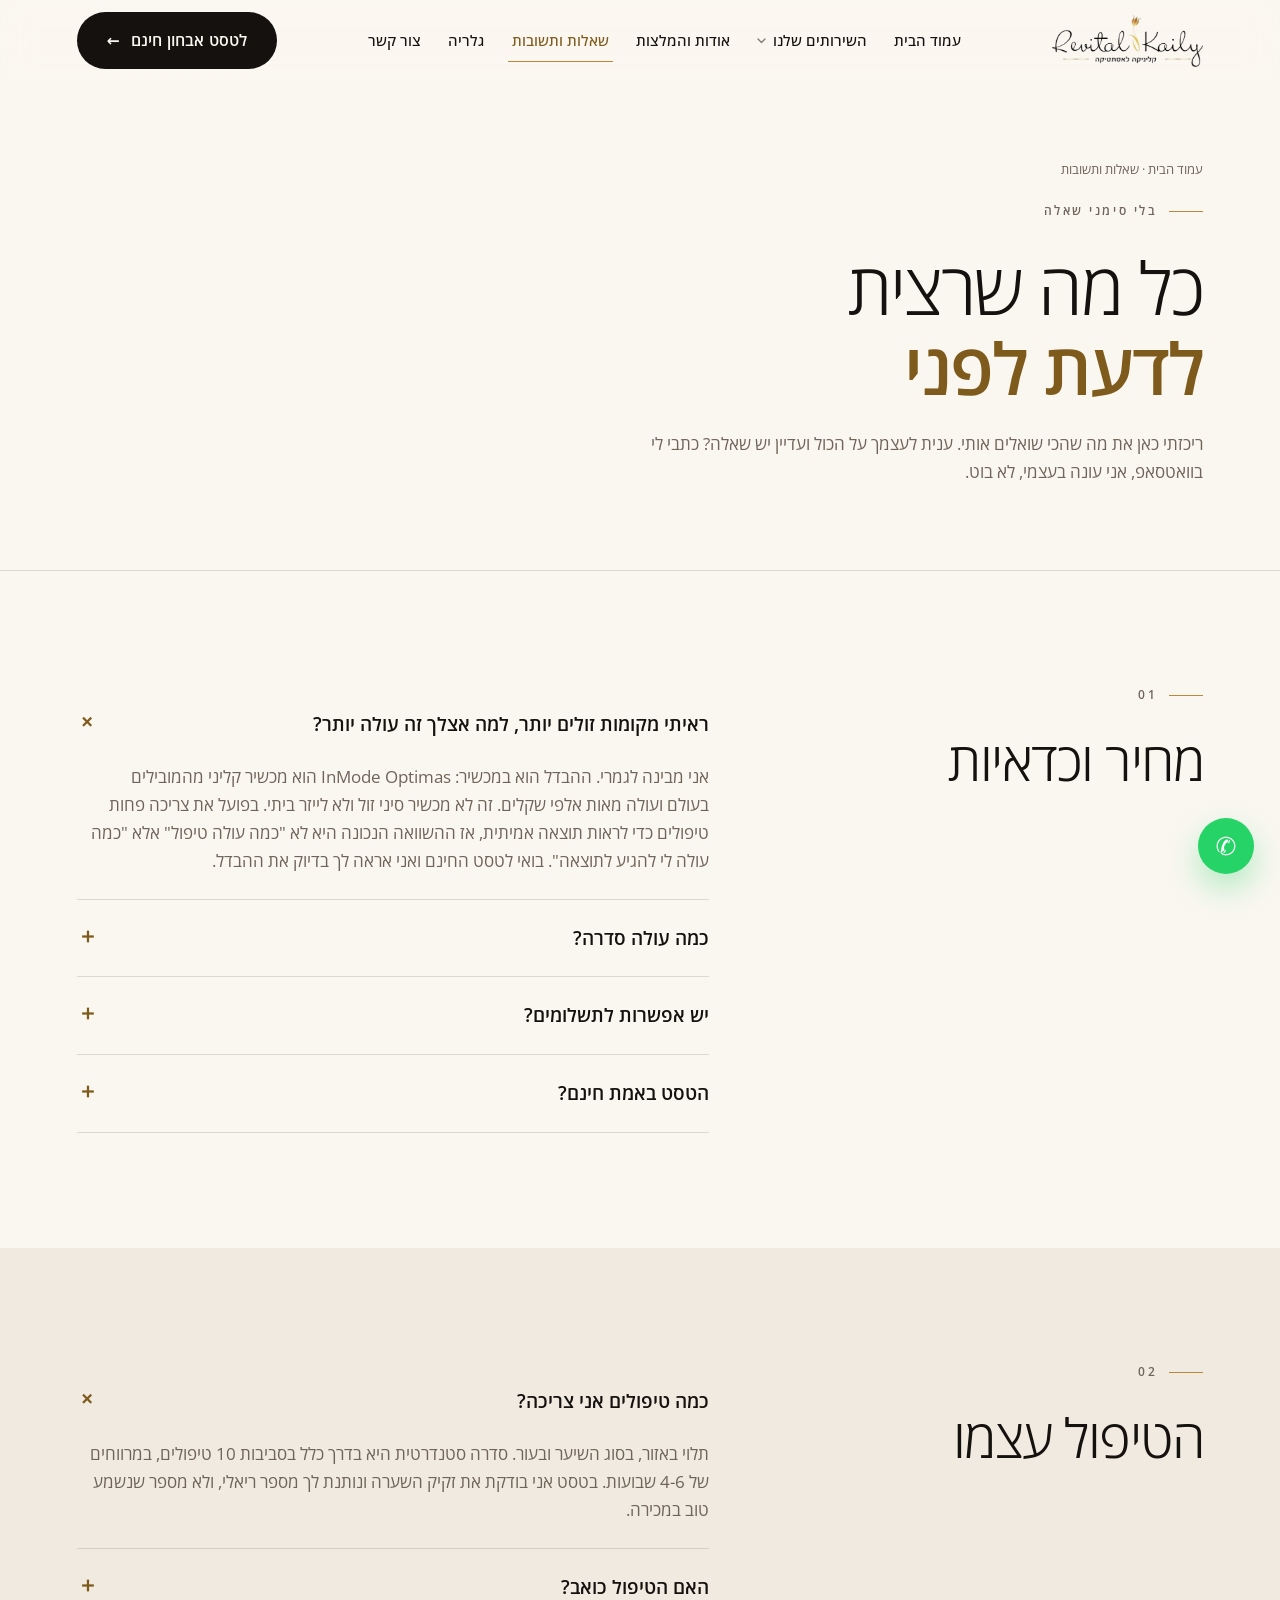
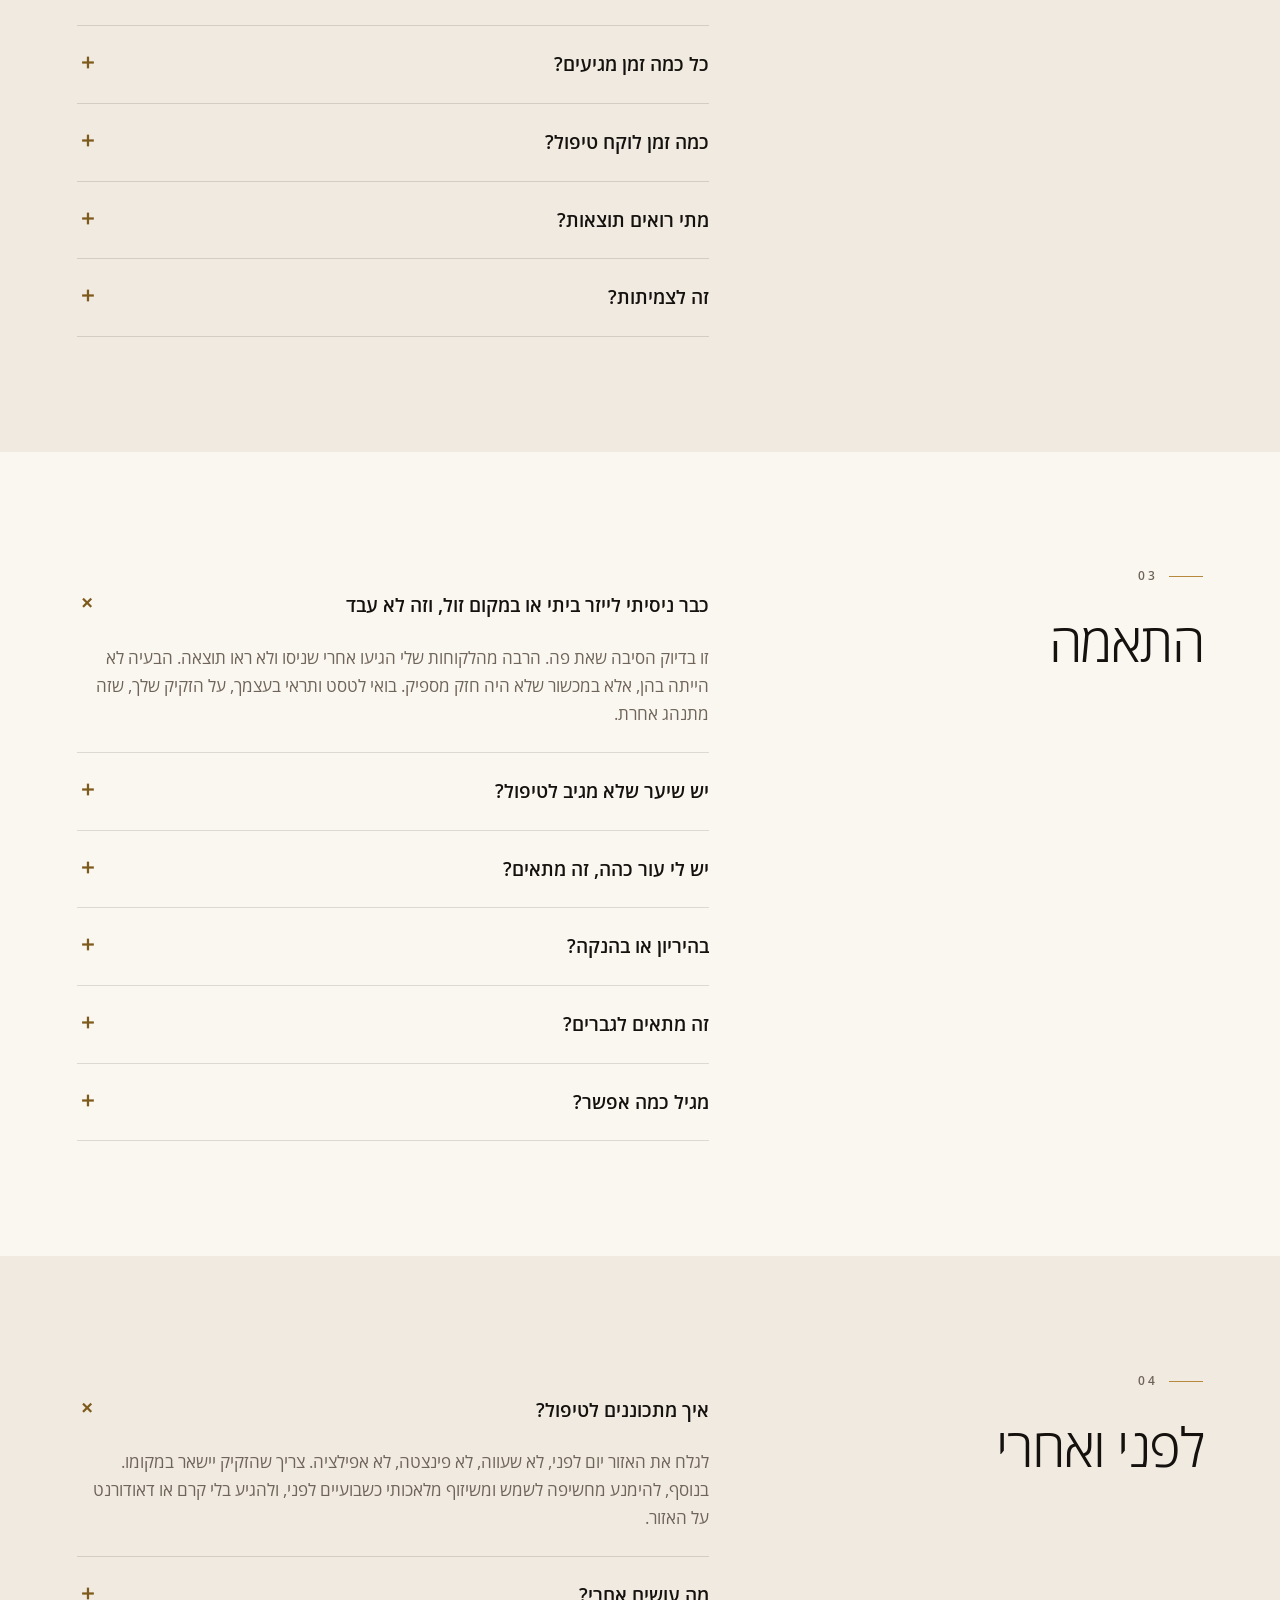
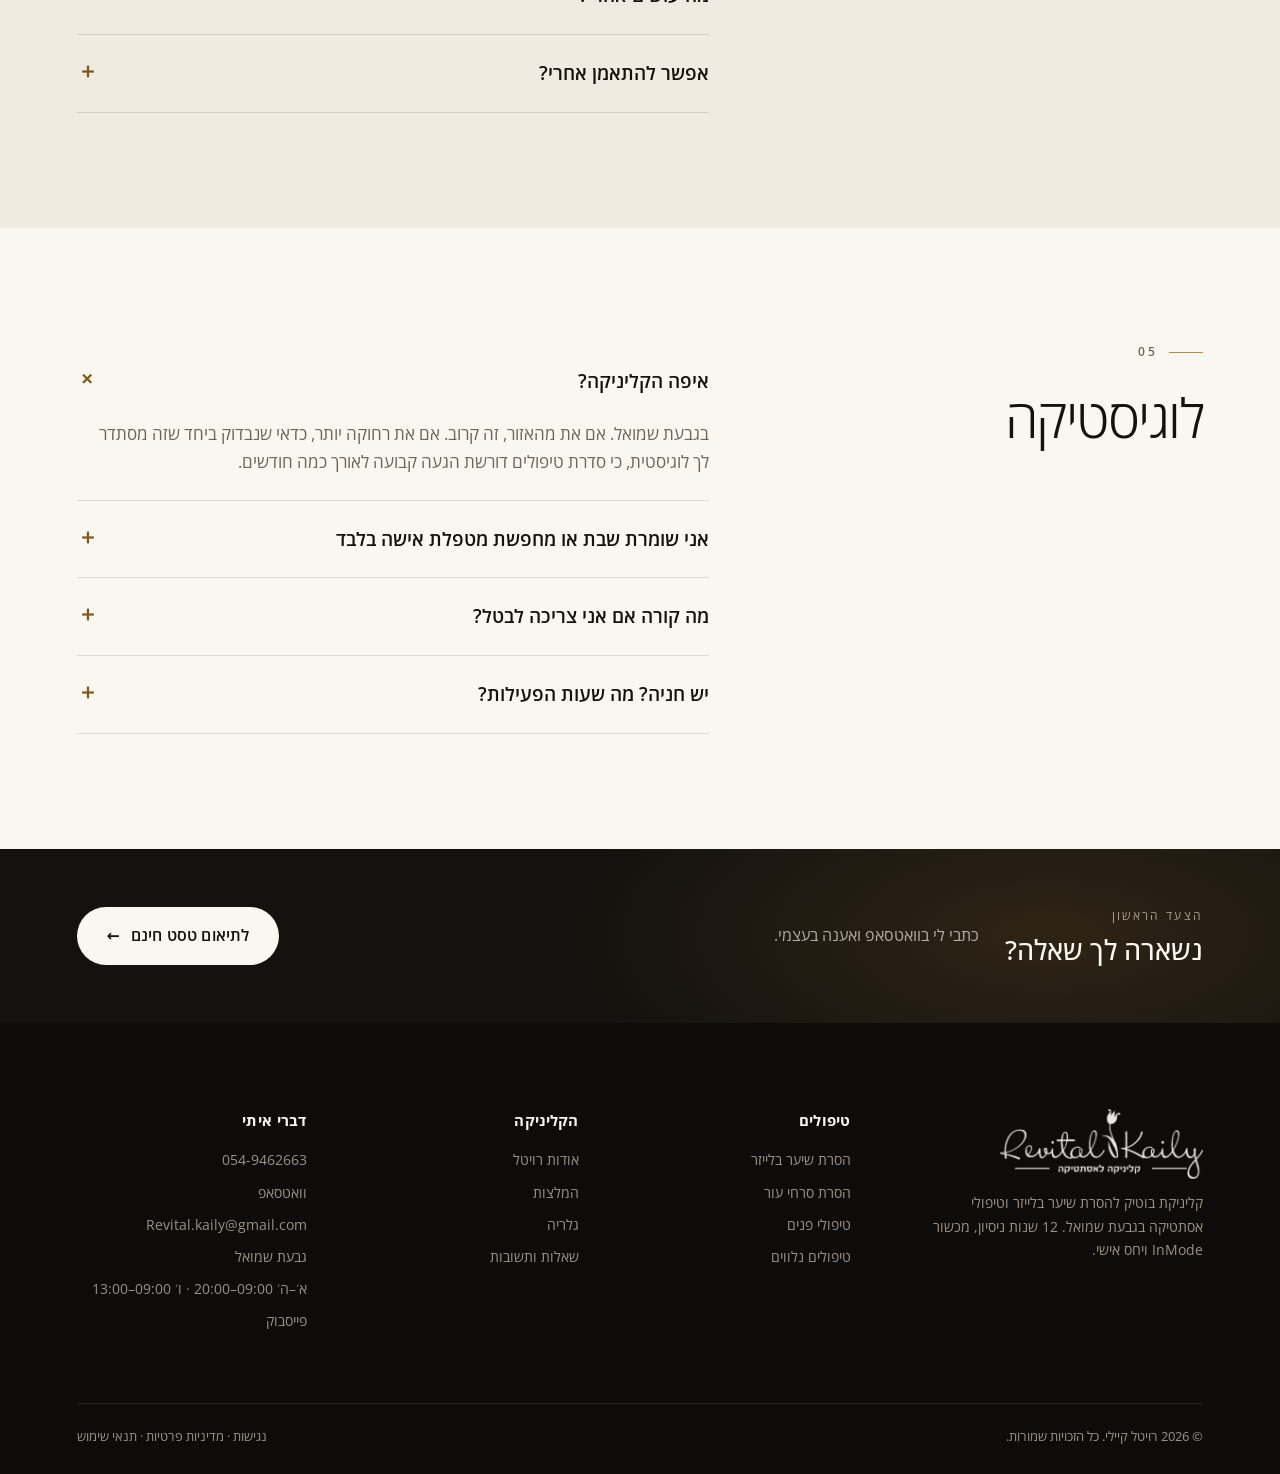
<file: faq.html>
<!doctype html>
<html lang="he" dir="rtl">
<head>
<meta charset="utf-8">
<meta name="viewport" content="width=device-width, initial-scale=1">
<title>שאלות ותשובות על הסרת שיער בלייזר | רויטל קיילי</title>
<meta name="description" content="כמה טיפולים, אם זה כואב, מה עם שיער בהיר, ולמה מכשור משנה. תשובות כנות מרויטל קיילי.">
<meta property="og:title" content="שאלות ותשובות על הסרת שיער בלייזר | רויטל קיילי">
<meta property="og:description" content="כמה טיפולים, אם זה כואב, מה עם שיער בהיר, ולמה מכשור משנה. תשובות כנות מרויטל קיילי.">
<meta property="og:type" content="website">
<link rel="icon" href="assets/logo.png" type="image/png">
<link rel="preconnect" href="https://fonts.googleapis.com">
<link rel="preconnect" href="https://fonts.gstatic.com" crossorigin>
<link rel="stylesheet" href="https://fonts.googleapis.com/css2?family=Open+Sans:ital,wght@0,300;0,400;0,500;0,600;0,700;0,800;1,300;1,400;1,600&family=Assistant:wght@300;400;600&display=swap">
<link rel="stylesheet" href="assets/site.css">
<script type="application/ld+json">
{"@context":"https://schema.org","@type":"HealthAndBeautyBusiness",
 "name":"רויטל קיילי, קליניקה לאסתטיקה",
 "description":"קליניקת בוטיק להסרת שיער בלייזר וטיפולי אסתטיקה בגבעת שמואל",
 "telephone":"+972-54-946-2663",
 "email":"Revital.kaily@gmail.com",
 "address":{"@type":"PostalAddress","addressLocality":"גבעת שמואל","addressCountry":"IL"},
 "areaServed":"גבעת שמואל והסביבה",
 "sameAs":["https://www.facebook.com/revital1994/"],
 "openingHoursSpecification":[
   {"@type":"OpeningHoursSpecification","dayOfWeek":["Sunday","Monday","Tuesday","Wednesday","Thursday"],"opens":"09:00","closes":"20:00"},
   {"@type":"OpeningHoursSpecification","dayOfWeek":"Friday","opens":"09:00","closes":"13:00"}],
 "makesOffer":[
   {"@type":"Offer","itemOffered":{"@type":"Service","name":"הסרת שיער בלייזר"}},
   {"@type":"Offer","itemOffered":{"@type":"Service","name":"הסרת סרחי עור"}},
   {"@type":"Offer","itemOffered":{"@type":"Service","name":"טיפולי פנים"}},
   {"@type":"Offer","itemOffered":{"@type":"Service","name":"טיפולי פלזמה וחידוש עור"}}]}
</script>
</head>
<body class="no-hero">
<div class="beam" aria-hidden="true"><i></i></div>

<header class="hdr">
  <a class="logo" href="index.html" aria-label="רויטל קיילי, לעמוד הבית"><img src="assets/logo.png" alt="רויטל קיילי, קליניקה לאסתטיקה"></a>
  <nav class="nav" aria-label="ניווט ראשי">
      <a href="index.html">עמוד הבית</a>
      <div class="drop"><button aria-expanded="false">השירותים שלנו<svg class="chev" width="9" height="6" viewBox="0 0 9 6" fill="none" aria-hidden="true"><path d="M1 1L4.5 4.5L8 1" stroke="currentColor" stroke-width="1.3" stroke-linecap="round" stroke-linejoin="round"/></svg></button><div class="drop-m"><a href="laser.html">הסרת שיער בלייזר</a><a href="skin-tags.html">הסרת סרחי עור</a><a href="facials.html">טיפולי פנים</a><a href="treatments.html">טיפולים נלווים</a></div></div>
      <a href="about.html">אודות והמלצות</a>
      <a href="faq.html" aria-current="page">שאלות ותשובות</a>
      <a href="gallery.html">גלריה</a>
      <a href="contact.html">צור קשר</a>
  </nav>
  <a class="btn" href="contact.html"><span>לטסט אבחון חינם</span><span class="arw">←</span></a>
  <button class="burger" aria-expanded="false" aria-controls="mnav" aria-label="פתיחת תפריט"><span></span><span></span></button>
</header>

<nav class="mnav" id="mnav" aria-label="ניווט מובייל">
    <a href="index.html">עמוד הבית</a>
    <a href="laser.html">השירותים שלנו</a>
    <a class="sub" href="laser.html">הסרת שיער בלייזר</a>
    <a class="sub" href="skin-tags.html">הסרת סרחי עור</a>
    <a class="sub" href="facials.html">טיפולי פנים</a>
    <a class="sub" href="treatments.html">טיפולים נלווים</a>
    <a href="about.html">אודות והמלצות</a>
    <a href="faq.html">שאלות ותשובות</a>
    <a href="gallery.html">גלריה</a>
    <a href="contact.html">צור קשר</a>
</nav>

<main>
<section class="phead wrap">
  <p class="crumb"><a href="index.html">עמוד הבית</a> · שאלות ותשובות</p>
  <p class="eyebrow rv">בלי סימני שאלה</p>
  <h1 class="rv rv-d1">כל מה שרצית<br><em class='serif-it'>לדעת לפני</em></h1>
  <p class="lead rv rv-d2">ריכזתי כאן את מה שהכי שואלים אותי. ענית לעצמך על הכול ועדיין יש שאלה? כתבי לי בוואטסאפ, אני עונה בעצמי, לא בוט.</p>
  
</section><section class="section wrap faq">
  <div class="rv"><p class="eyebrow">01</p><h2>מחיר וכדאיות</h2></div>
  <div class="acc rv rv-d1"><details open><summary>ראיתי מקומות זולים יותר, למה אצלך זה עולה יותר?<i>＋</i></summary><p>אני מבינה לגמרי. ההבדל הוא במכשיר: InMode Optimas הוא מכשיר קליני מהמובילים בעולם ועולה מאות אלפי שקלים. זה לא מכשיר סיני זול ולא לייזר ביתי. בפועל את צריכה פחות טיפולים כדי לראות תוצאה אמיתית, אז ההשוואה הנכונה היא לא &quot;כמה עולה טיפול&quot; אלא &quot;כמה עולה לי להגיע לתוצאה&quot;. בואי לטסט החינם ואני אראה לך בדיוק את ההבדל.</p></details><details><summary>כמה עולה סדרה?<i>＋</i></summary><p>תלוי באזור ובמספר הטיפולים שאת צריכה, וזה נקבע רק אחרי שאני בודקת את זקיק השערה שלך. בטסט את מקבלת מספר מדויק ושקוף, בלי הפתעות ובלי תוספות בדרך.</p></details><details><summary>יש אפשרות לתשלומים?<i>＋</i></summary><p>כן. נדבר על זה בטסט ונמצא משהו שמסתדר לך.</p></details><details><summary>הטסט באמת חינם?<i>＋</i></summary><p>כן, לגמרי. בלי עלות, בלי התחייבות ובלי &quot;מחיר מיוחד רק להיום&quot;. את מגיעה, רואה, ומחליטה בזמן שלך.</p></details></div>
</section>
<section class="section wrap faq sand">
  <div class="rv"><p class="eyebrow">02</p><h2>הטיפול עצמו</h2></div>
  <div class="acc rv rv-d1"><details open><summary>כמה טיפולים אני צריכה?<i>＋</i></summary><p>תלוי באזור, בסוג השיער ובעור. סדרה סטנדרטית היא בדרך כלל בסביבות 10 טיפולים, במרווחים של 4-6 שבועות. בטסט אני בודקת את זקיק השערה ונותנת לך מספר ריאלי, ולא מספר שנשמע טוב במכירה.</p></details><details><summary>האם הטיפול כואב?<i>＋</i></summary><p>תחושת עקצוץ קלה שנמשכת רגע. המכשיר עובד עם מנגנון קירור, ואני עוברת לאט ומווסתת את העוצמה לפי מה שנוח לך, אפשר לעצור ולהתאים בכל שלב. רוב הלקוחות מופתעות לטובה.</p></details><details><summary>כל כמה זמן מגיעים?<i>＋</i></summary><p>בדרך כלל אחת ל-4 עד 6 שבועות, תלוי באזור. המרווח לא שרירותי, הוא נועד לתפוס את השערות בשלב הצמיחה שלהן.</p></details><details><summary>כמה זמן לוקח טיפול?<i>＋</i></summary><p>תלוי באזור, מכמה דקות ועד כשעה. אני לא ממהרת ולא דוחסת לקוחות, אז את מקבלת את הזמן שהטיפול באמת דורש.</p></details><details><summary>מתי רואים תוצאות?<i>＋</i></summary><p>הרבה לקוחות מרגישות ירידה כבר אחרי 2-3 טיפולים. התוצאה המשמעותית מצטברת לאורך הסדרה.</p></details><details><summary>זה לצמיתות?<i>＋</i></summary><p>הזקיקים שמטופלים בהצלחה לא מייצרים שערה חדשה. עם זאת, שינויים הורמונליים לאורך החיים יכולים לעורר זקיקים חדשים, ולכן לפעמים מומלץ טיפול תחזוקה אחת לתקופה. אני מעדיפה להגיד לך את זה מראש ולא למכור לך &quot;לנצח&quot;.</p></details></div>
</section>
<section class="section wrap faq">
  <div class="rv"><p class="eyebrow">03</p><h2>התאמה</h2></div>
  <div class="acc rv rv-d1"><details open><summary>כבר ניסיתי לייזר ביתי או במקום זול, וזה לא עבד<i>＋</i></summary><p>זו בדיוק הסיבה שאת פה. הרבה מהלקוחות שלי הגיעו אחרי שניסו ולא ראו תוצאה. הבעיה לא הייתה בהן, אלא במכשור שלא היה חזק מספיק. בואי לטסט ותראי בעצמך, על הזקיק שלך, שזה מתנהג אחרת.</p></details><details><summary>יש שיער שלא מגיב לטיפול?<i>＋</i></summary><p>כן, שיער בהיר, בלונדיני, ג׳ינג׳י או לבן לא מגיב טוב ללייזר, כי אין בו מספיק פיגמנט שהלייזר יכול לפעול עליו. אני מעדיפה להגיד לך את זה מראש מאשר לקחת ממך כסף על משהו שלא יעבוד.</p></details><details><summary>יש לי עור כהה, זה מתאים?<i>＋</i></summary><p>כן. המכשיר מאפשר התאמת פרמטרים לגוונים שונים. בטסט אני בודקת את סוג העור שלך ומתאימה בהתאם.</p></details><details><summary>בהיריון או בהנקה?<i>＋</i></summary><p>בהיריון אני לא מטפלת. בהנקה נדבר, זה תלוי באזור. בכל מקרה, אם את בתהליך רפואי כלשהו או נוטלת תרופות, חשוב שתעדכני אותי בטסט.</p></details><details><summary>זה מתאים לגברים?<i>＋</i></summary><p>בהחלט. גב, חזה, כתפיים, קו זקן. אותו מכשיר, אותה שיטה, אותה דיסקרטיות.</p></details><details><summary>מגיל כמה אפשר?<i>＋</i></summary><p>אני מטפלת בנערות מגיל 16, בליווי ובאישור הורה. הרבה מהלקוחות הצעירות שלי מגיעות בהפניה של אמא שכבר מטופלת אצלי.</p></details></div>
</section>
<section class="section wrap faq sand">
  <div class="rv"><p class="eyebrow">04</p><h2>לפני ואחרי</h2></div>
  <div class="acc rv rv-d1"><details open><summary>איך מתכוננים לטיפול?<i>＋</i></summary><p>לגלח את האזור יום לפני, לא שעווה, לא פינצטה, לא אפילציה. צריך שהזקיק יישאר במקומו. בנוסף, להימנע מחשיפה לשמש ומשיזוף מלאכותי כשבועיים לפני, ולהגיע בלי קרם או דאודורנט על האזור.</p></details><details><summary>מה עושים אחרי?<i>＋</i></summary><p>אודם קל למשך כמה שעות זה נורמלי. להימנע משמש ישירה, סאונה ובריכה 48 שעות, להשתמש בקרם הרגעה ובמקדם הגנה, ולא לגלח עד שאני אומרת. הכול נמסר גם בכתב בסוף כל טיפול.</p></details><details><summary>אפשר להתאמן אחרי?<i>＋</i></summary><p>עדיף לחכות 24 שעות, הזעה על עור שעבר טיפול עלולה לגרות אותו.</p></details></div>
</section>
<section class="section wrap faq">
  <div class="rv"><p class="eyebrow">05</p><h2>לוגיסטיקה</h2></div>
  <div class="acc rv rv-d1"><details open><summary>איפה הקליניקה?<i>＋</i></summary><p>בגבעת שמואל. אם את מהאזור, זה קרוב. אם את רחוקה יותר, כדאי שנבדוק ביחד שזה מסתדר לך לוגיסטית, כי סדרת טיפולים דורשת הגעה קבועה לאורך כמה חודשים.</p></details><details><summary>אני שומרת שבת או מחפשת מטפלת אישה בלבד<i>＋</i></summary><p>הטיפול הוא אצלי בלבד, אישה, בקליניקה פרטית ודיסקרטית. יש לי לקוחות רבות מהקהילה הדתית באזור ואני מכירה את הרגישויות. אפשר לתאם שעה שנוחה לך.</p></details><details><summary>מה קורה אם אני צריכה לבטל?<i>＋</i></summary><p>פשוט תודיעי לי מראש ונמצא תאריך אחר. אני מבקשת הודעה של 24 שעות לפחות, כדי שאוכל לתת את התור למישהי אחרת.</p></details><details><summary>יש חניה? מה שעות הפעילות?<i>＋</i></summary><p>פרטי החניה ושעות הפעילות המלאות מופיעים בעמוד <a href="contact.html" style="border-bottom:1px solid var(--gold)">צור קשר</a>.</p></details></div>
</section><section class="band">
  <div><small>הצעד הראשון</small><br><strong>נשארה לך שאלה?</strong></div>
  <span>כתבי לי בוואטסאפ ואענה בעצמי.</span>
  <a class="btn btn-light" href="contact.html"><span>לתיאום טסט חינם</span><span class="arw">←</span></a>
</section>
</main>

<footer class="ftr">
  <div class="ftr-logo">
    <img src="assets/logo.png" alt="רויטל קיילי, קליניקה לאסתטיקה">
    <p style="margin:0;max-width:34ch">קליניקת בוטיק להסרת שיער בלייזר וטיפולי אסתטיקה בגבעת שמואל. 12 שנות ניסיון, מכשור InMode ויחס אישי.</p>
  </div>
  <div><strong>טיפולים</strong>
    <a href="laser.html">הסרת שיער בלייזר</a><a href="skin-tags.html">הסרת סרחי עור</a>
    <a href="facials.html">טיפולי פנים</a><a href="treatments.html">טיפולים נלווים</a></div>
  <div><strong>הקליניקה</strong>
    <a href="about.html">אודות רויטל</a><a href="about.html#stories">המלצות</a>
    <a href="gallery.html">גלריה</a><a href="faq.html">שאלות ותשובות</a></div>
  <div><strong>דברי איתי</strong>
    <a href="tel:+972549462663">054-9462663</a>
    <a href="https://wa.me/972549462663">וואטסאפ</a>
    <a href="mailto:Revital.kaily@gmail.com">Revital.kaily@gmail.com</a>
    <span>גבעת שמואל</span><span>א׳–ה׳ 09:00–20:00 · ו׳ 09:00–13:00</span>
    <a href="https://www.facebook.com/revital1994/?locale=he_IL" target="_blank" rel="noopener">פייסבוק</a></div>
  <div class="ftr-btm">
    <span>© 2026 רויטל קיילי. כל הזכויות שמורות.</span>
    <span><a href="accessibility.html">נגישות</a> · <a href="privacy.html">מדיניות פרטיות</a> · <a href="terms.html">תנאי שימוש</a></span>
  </div>
</footer>
<div class="ov" id="ov" role="dialog" aria-modal="true" aria-label="בדיקת התאמה">
  <div class="bot">
    <button class="bot-x" aria-label="סגירה">✕</button>
    <img class="bot-logo" src="assets/logo.png" alt="רויטל קיילי">
    <div class="bar"><i style="width:0"></i></div>
    <div id="bot-body"></div>
  </div>
</div>
<a class="wa-float" href="https://wa.me/972549462663" aria-label="וואטסאפ">✆</a>
<div class="mbar">
  <a href="https://wa.me/972549462663">וואטסאפ</a><a href="tel:+972549462663">חייגי</a><a href="contact.html">טסט חינם</a>
</div>
<script src="assets/site.js"></script>
</body>
</html>
</file>
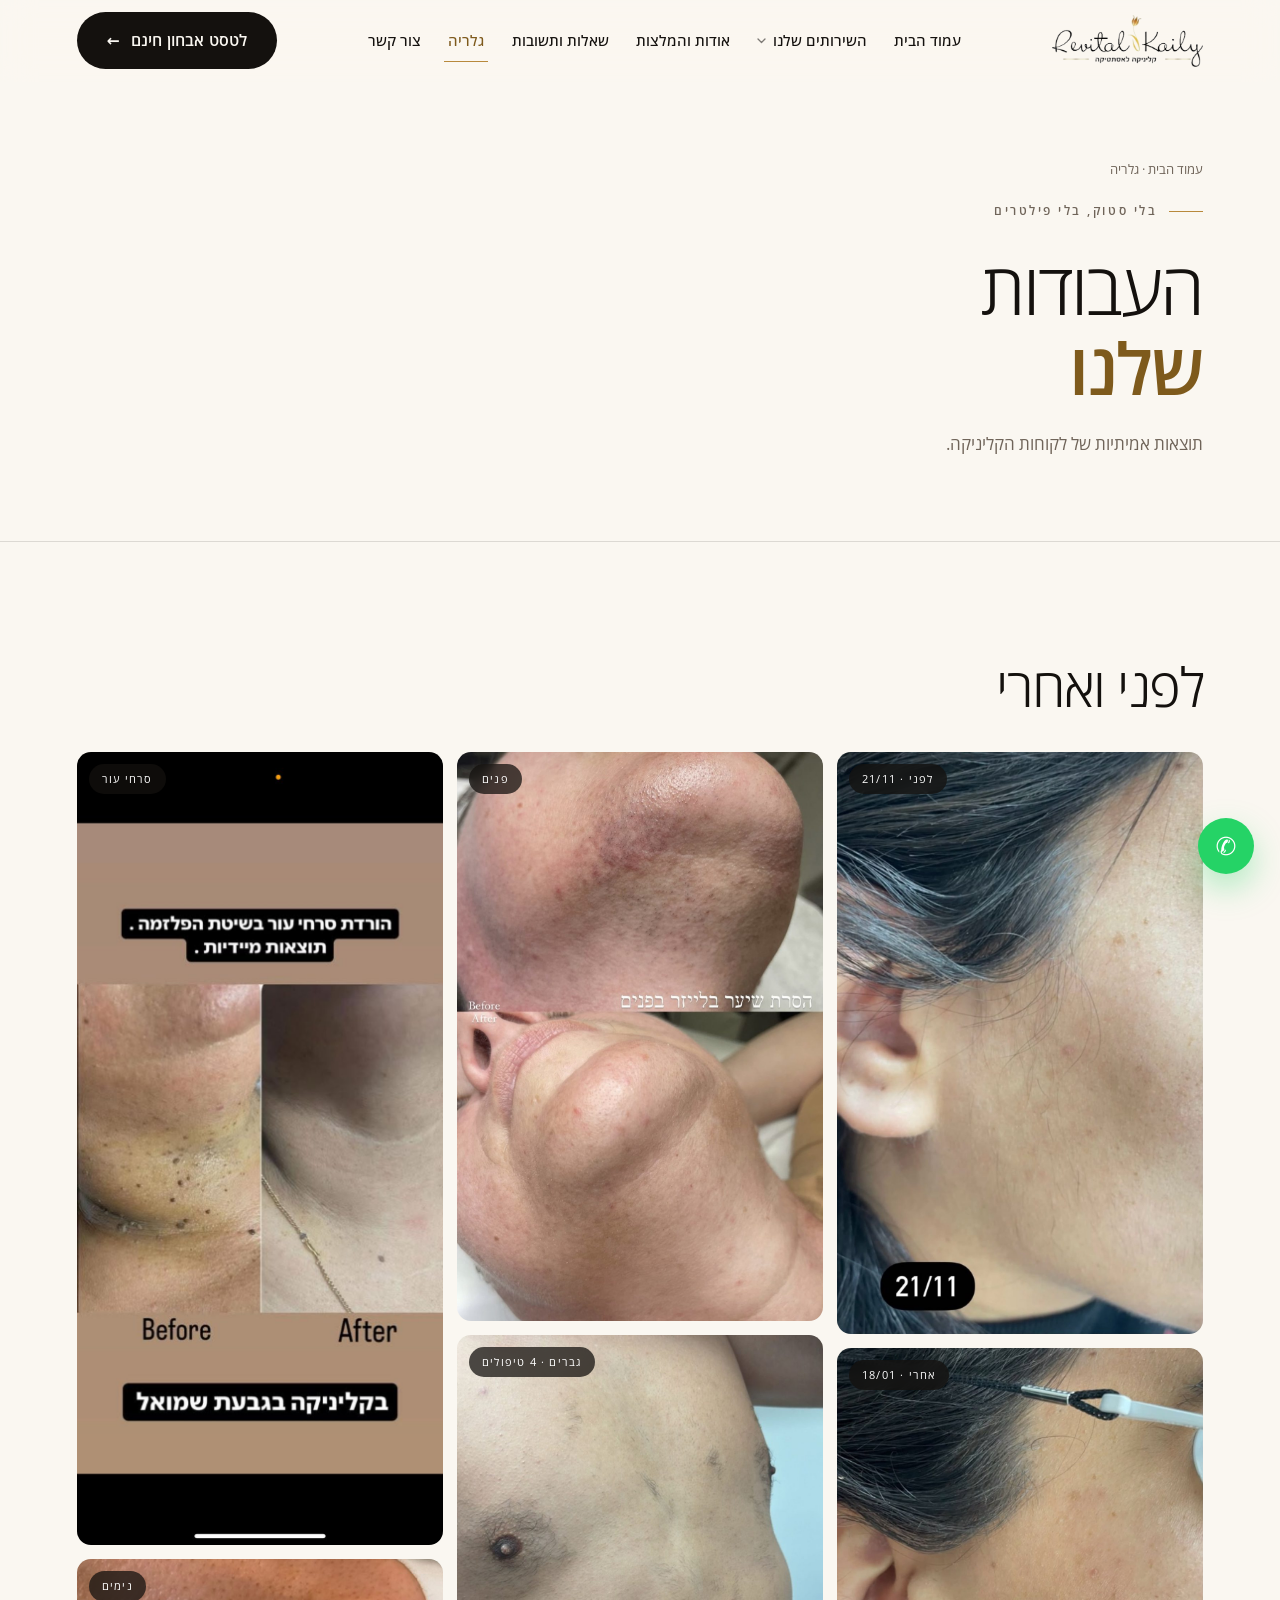
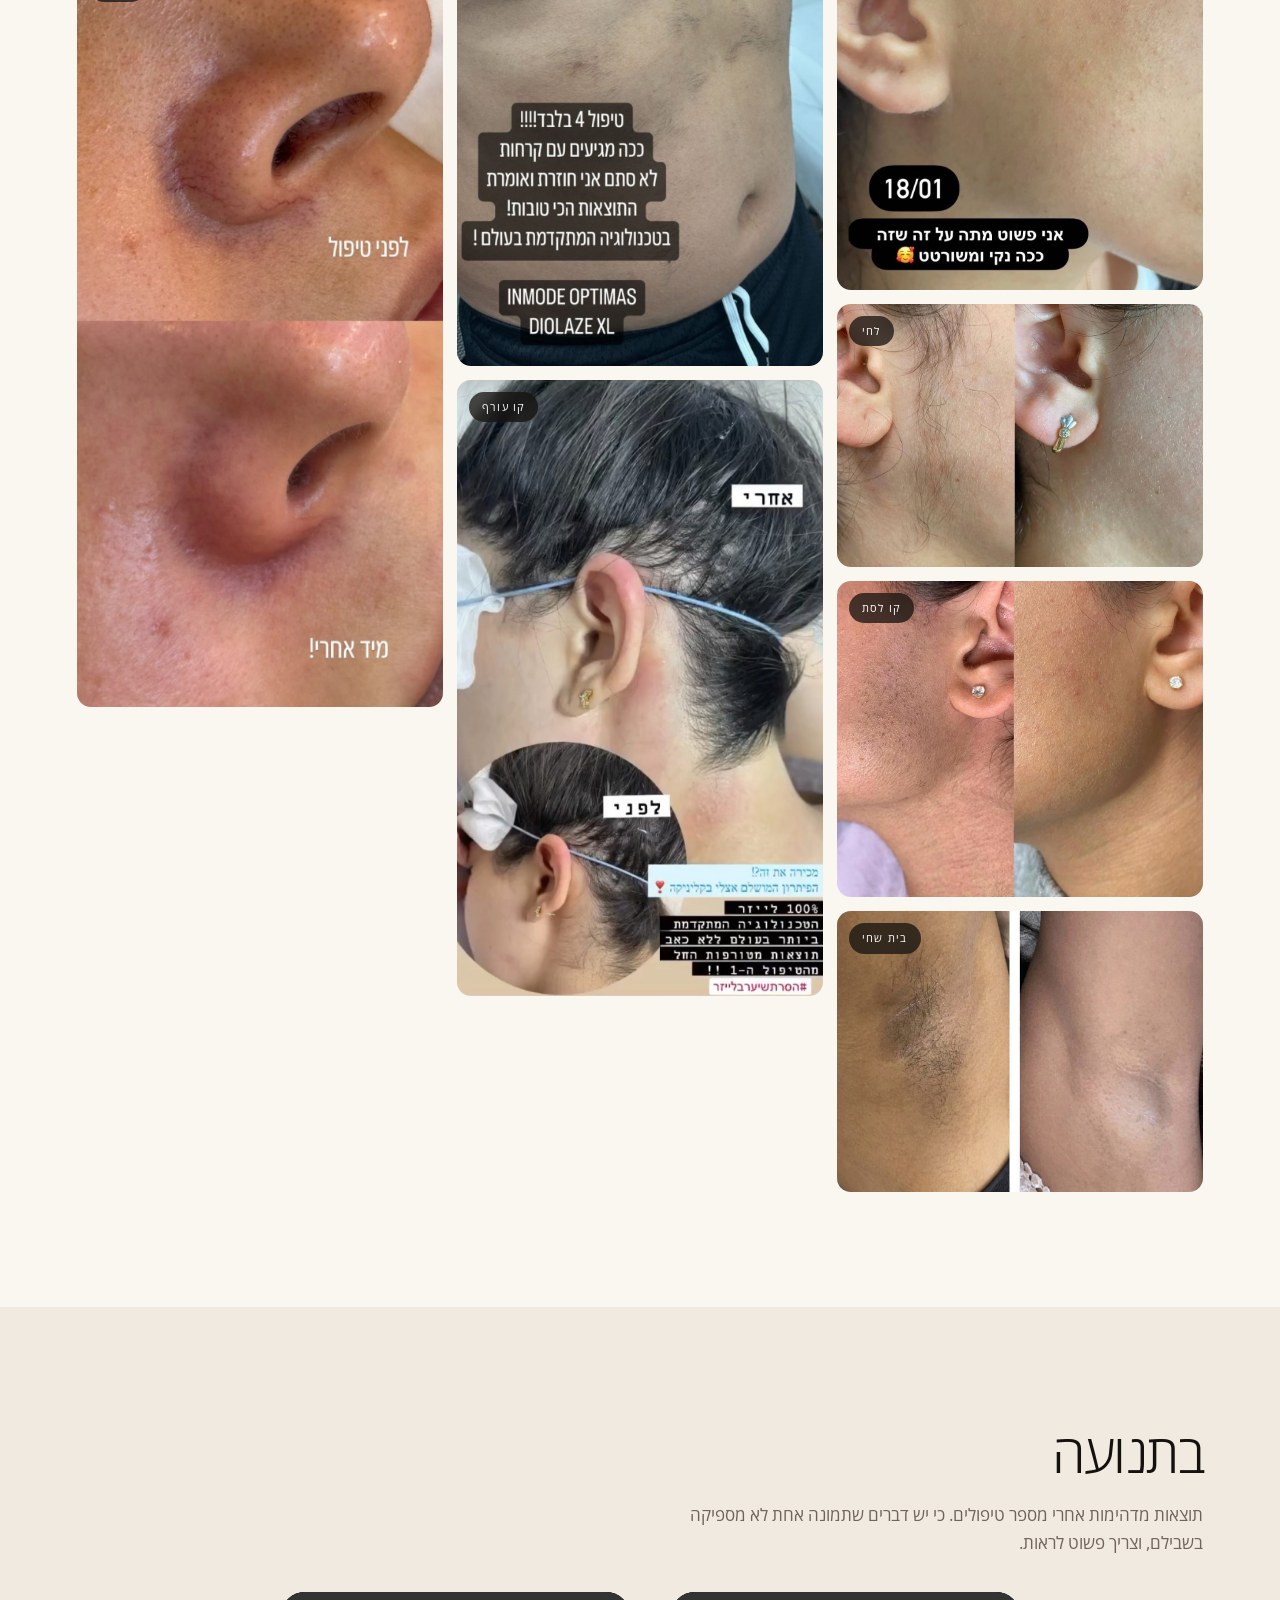
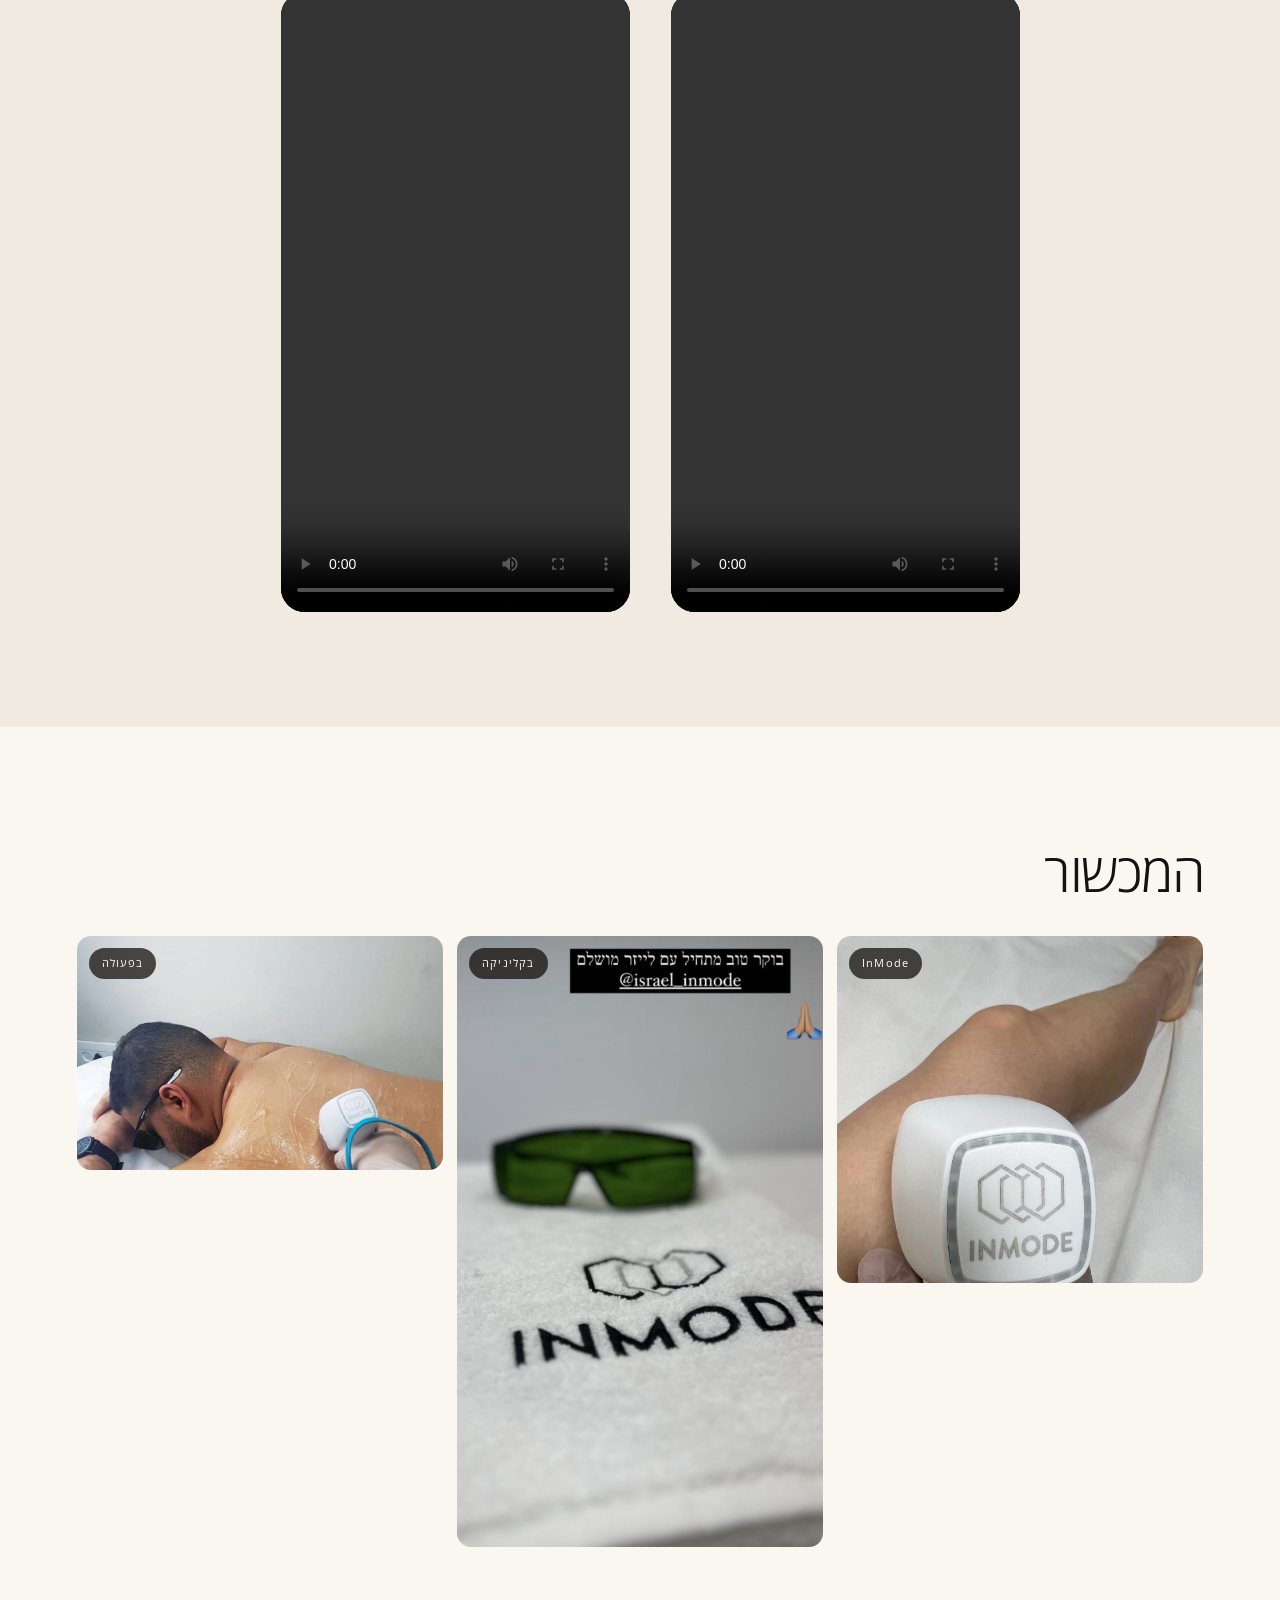
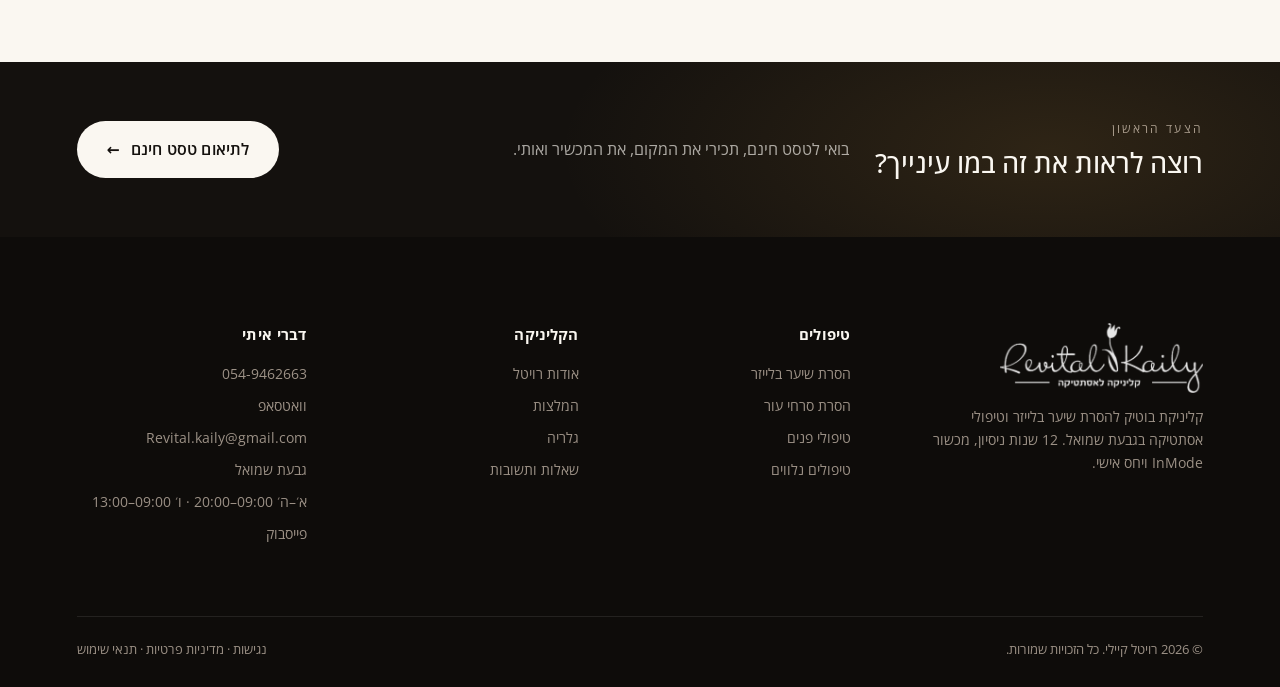
<file: gallery.html>
<!doctype html>
<html lang="he" dir="rtl">
<head>
<meta charset="utf-8">
<meta name="viewport" content="width=device-width, initial-scale=1">
<title>גלריה | קליניקת רויטל קיילי, גבעת שמואל</title>
<meta name="description" content="תוצאות לפני ואחרי, המכשור והקליניקה של רויטל קיילי בגבעת שמואל.">
<meta property="og:title" content="גלריה | קליניקת רויטל קיילי, גבעת שמואל">
<meta property="og:description" content="תוצאות לפני ואחרי, המכשור והקליניקה של רויטל קיילי בגבעת שמואל.">
<meta property="og:type" content="website">
<link rel="icon" href="assets/logo.png" type="image/png">
<link rel="preconnect" href="https://fonts.googleapis.com">
<link rel="preconnect" href="https://fonts.gstatic.com" crossorigin>
<link rel="stylesheet" href="https://fonts.googleapis.com/css2?family=Open+Sans:ital,wght@0,300;0,400;0,500;0,600;0,700;0,800;1,300;1,400;1,600&family=Assistant:wght@300;400;600&display=swap">
<link rel="stylesheet" href="assets/site.css">
<script type="application/ld+json">
{"@context":"https://schema.org","@type":"HealthAndBeautyBusiness",
 "name":"רויטל קיילי, קליניקה לאסתטיקה",
 "description":"קליניקת בוטיק להסרת שיער בלייזר וטיפולי אסתטיקה בגבעת שמואל",
 "telephone":"+972-54-946-2663",
 "email":"Revital.kaily@gmail.com",
 "address":{"@type":"PostalAddress","addressLocality":"גבעת שמואל","addressCountry":"IL"},
 "areaServed":"גבעת שמואל והסביבה",
 "sameAs":["https://www.facebook.com/revital1994/"],
 "openingHoursSpecification":[
   {"@type":"OpeningHoursSpecification","dayOfWeek":["Sunday","Monday","Tuesday","Wednesday","Thursday"],"opens":"09:00","closes":"20:00"},
   {"@type":"OpeningHoursSpecification","dayOfWeek":"Friday","opens":"09:00","closes":"13:00"}],
 "makesOffer":[
   {"@type":"Offer","itemOffered":{"@type":"Service","name":"הסרת שיער בלייזר"}},
   {"@type":"Offer","itemOffered":{"@type":"Service","name":"הסרת סרחי עור"}},
   {"@type":"Offer","itemOffered":{"@type":"Service","name":"טיפולי פנים"}},
   {"@type":"Offer","itemOffered":{"@type":"Service","name":"טיפולי פלזמה וחידוש עור"}}]}
</script>
</head>
<body class="no-hero">
<div class="beam" aria-hidden="true"><i></i></div>

<header class="hdr">
  <a class="logo" href="index.html" aria-label="רויטל קיילי, לעמוד הבית"><img src="assets/logo.png" alt="רויטל קיילי, קליניקה לאסתטיקה"></a>
  <nav class="nav" aria-label="ניווט ראשי">
      <a href="index.html">עמוד הבית</a>
      <div class="drop"><button aria-expanded="false">השירותים שלנו<svg class="chev" width="9" height="6" viewBox="0 0 9 6" fill="none" aria-hidden="true"><path d="M1 1L4.5 4.5L8 1" stroke="currentColor" stroke-width="1.3" stroke-linecap="round" stroke-linejoin="round"/></svg></button><div class="drop-m"><a href="laser.html">הסרת שיער בלייזר</a><a href="skin-tags.html">הסרת סרחי עור</a><a href="facials.html">טיפולי פנים</a><a href="treatments.html">טיפולים נלווים</a></div></div>
      <a href="about.html">אודות והמלצות</a>
      <a href="faq.html">שאלות ותשובות</a>
      <a href="gallery.html" aria-current="page">גלריה</a>
      <a href="contact.html">צור קשר</a>
  </nav>
  <a class="btn" href="contact.html"><span>לטסט אבחון חינם</span><span class="arw">←</span></a>
  <button class="burger" aria-expanded="false" aria-controls="mnav" aria-label="פתיחת תפריט"><span></span><span></span></button>
</header>

<nav class="mnav" id="mnav" aria-label="ניווט מובייל">
    <a href="index.html">עמוד הבית</a>
    <a href="laser.html">השירותים שלנו</a>
    <a class="sub" href="laser.html">הסרת שיער בלייזר</a>
    <a class="sub" href="skin-tags.html">הסרת סרחי עור</a>
    <a class="sub" href="facials.html">טיפולי פנים</a>
    <a class="sub" href="treatments.html">טיפולים נלווים</a>
    <a href="about.html">אודות והמלצות</a>
    <a href="faq.html">שאלות ותשובות</a>
    <a href="gallery.html">גלריה</a>
    <a href="contact.html">צור קשר</a>
</nav>

<main>
<section class="phead wrap">
  <p class="crumb"><a href="index.html">עמוד הבית</a> · גלריה</p>
  <p class="eyebrow rv">בלי סטוק, בלי פילטרים</p>
  <h1 class="rv rv-d1">העבודות<br><em class='serif-it'>שלנו</em></h1>
  <p class="lead rv rv-d2">תוצאות אמיתיות של לקוחות הקליניקה.</p>
  
</section>
<section class="section wrap">
  <h2 class="rv" style="margin-bottom:34px">לפני ואחרי</h2>
  <div class="grid-g rv rv-d1"><div class="g-cell tall"><img src="assets/ba-cheek-before.jpg" alt="לחי, לפני סדרת טיפולים" loading="lazy"><span class="g-tag">לפני · 21/11</span></div><div class="g-cell"><img src="assets/ba-cheek-after.jpg" alt="אותה לחי, אחרי סדרת טיפולים" loading="lazy"><span class="g-tag">אחרי · 18/01</span></div><div class="g-cell"><img src="assets/ba-jaw.jpg" alt="לפני ואחרי: לחי" loading="lazy"><span class="g-tag">לחי</span></div><div class="g-cell"><img src="assets/ba-neck-face.jpg" alt="לפני ואחרי: קו לסת ולחי" loading="lazy"><span class="g-tag">קו לסת</span></div><div class="g-cell"><img src="assets/ba-armpit.jpg" alt="לפני ואחרי: בית שחי" loading="lazy"><span class="g-tag">בית שחי</span></div><div class="g-cell"><img src="assets/ba-face.jpg" alt="לפני ואחרי: פנים" loading="lazy"><span class="g-tag">פנים</span></div><div class="g-cell"><img src="assets/ba-torso.jpg" alt="תוצאת הסרת שיער בלייזר בחזה ובבטן" loading="lazy"><span class="g-tag">גברים · 4 טיפולים</span></div><div class="g-cell"><img src="assets/ba-neck.jpg" alt="לפני ואחרי: קו עורף" loading="lazy"><span class="g-tag">קו עורף</span></div><div class="g-cell"><img src="assets/service-skintags.jpg" alt="לפני ואחרי: הסרת סרחי עור בצוואר" loading="lazy"><span class="g-tag">סרחי עור</span></div><div class="g-cell"><img src="assets/service-plasma.jpg" alt="לפני ואחרי: הסרת נימים בפנים" loading="lazy"><span class="g-tag">נימים</span></div><div class="g-cell"><div class="ph"><b>לפני / אחרי, רגליים</b><small>להשלמה</small></div></div><div class="g-cell"><div class="ph"><b>לפני / אחרי, ביקיני</b><small>להשלמה</small></div></div></div>
</section>

<section class="section sand wrap">
  <div class="rv" style="max-width:640px;margin-bottom:34px">
    <h2>בתנועה</h2>
    <p class="lead" style="margin-top:18px">תוצאות מדהימות אחרי מספר טיפולים. כי יש דברים שתמונה אחת לא מספיקה בשבילם, וצריך פשוט לראות.</p>
  </div>
  <div class="vid-grid rv rv-d1">
    <figure class="vid" style="margin:0"><video src="assets/video/clip-1.mp4" controls preload="metadata" playsinline></video></figure>
    <figure class="vid" style="margin:0"><video src="assets/video/clip-2.mp4" controls preload="metadata" playsinline></video></figure>
  </div>
</section>

<section class="section wrap">
  <h2 class="rv" style="margin-bottom:34px">המכשור</h2>
  <div class="grid-g rv rv-d1"><div class="g-cell tall"><img src="assets/hero-inmode-leg.jpg" alt="ידית InMode בטיפול ברגליים" loading="lazy"><span class="g-tag">InMode</span></div><div class="g-cell"><img src="assets/inmode-gear.jpg" alt="מגבת InMode ומשקפי מגן" loading="lazy"><span class="g-tag">בקליניקה</span></div><div class="g-cell"><img src="assets/laser-men-back.jpg" alt="טיפול לייזר בגב" loading="lazy"><span class="g-tag">בפעולה</span></div></div>
</section>
<section class="band">
  <div><small>הצעד הראשון</small><br><strong>רוצה לראות את זה במו עינייך?</strong></div>
  <span>בואי לטסט חינם, תכירי את המקום, את המכשיר ואותי.</span>
  <a class="btn btn-light" href="contact.html"><span>לתיאום טסט חינם</span><span class="arw">←</span></a>
</section>
</main>

<footer class="ftr">
  <div class="ftr-logo">
    <img src="assets/logo.png" alt="רויטל קיילי, קליניקה לאסתטיקה">
    <p style="margin:0;max-width:34ch">קליניקת בוטיק להסרת שיער בלייזר וטיפולי אסתטיקה בגבעת שמואל. 12 שנות ניסיון, מכשור InMode ויחס אישי.</p>
  </div>
  <div><strong>טיפולים</strong>
    <a href="laser.html">הסרת שיער בלייזר</a><a href="skin-tags.html">הסרת סרחי עור</a>
    <a href="facials.html">טיפולי פנים</a><a href="treatments.html">טיפולים נלווים</a></div>
  <div><strong>הקליניקה</strong>
    <a href="about.html">אודות רויטל</a><a href="about.html#stories">המלצות</a>
    <a href="gallery.html">גלריה</a><a href="faq.html">שאלות ותשובות</a></div>
  <div><strong>דברי איתי</strong>
    <a href="tel:+972549462663">054-9462663</a>
    <a href="https://wa.me/972549462663">וואטסאפ</a>
    <a href="mailto:Revital.kaily@gmail.com">Revital.kaily@gmail.com</a>
    <span>גבעת שמואל</span><span>א׳–ה׳ 09:00–20:00 · ו׳ 09:00–13:00</span>
    <a href="https://www.facebook.com/revital1994/?locale=he_IL" target="_blank" rel="noopener">פייסבוק</a></div>
  <div class="ftr-btm">
    <span>© 2026 רויטל קיילי. כל הזכויות שמורות.</span>
    <span><a href="accessibility.html">נגישות</a> · <a href="privacy.html">מדיניות פרטיות</a> · <a href="terms.html">תנאי שימוש</a></span>
  </div>
</footer>
<div class="ov" id="ov" role="dialog" aria-modal="true" aria-label="בדיקת התאמה">
  <div class="bot">
    <button class="bot-x" aria-label="סגירה">✕</button>
    <img class="bot-logo" src="assets/logo.png" alt="רויטל קיילי">
    <div class="bar"><i style="width:0"></i></div>
    <div id="bot-body"></div>
  </div>
</div>
<a class="wa-float" href="https://wa.me/972549462663" aria-label="וואטסאפ">✆</a>
<div class="mbar">
  <a href="https://wa.me/972549462663">וואטסאפ</a><a href="tel:+972549462663">חייגי</a><a href="contact.html">טסט חינם</a>
</div>
<script src="assets/site.js"></script>
</body>
</html>
</file>
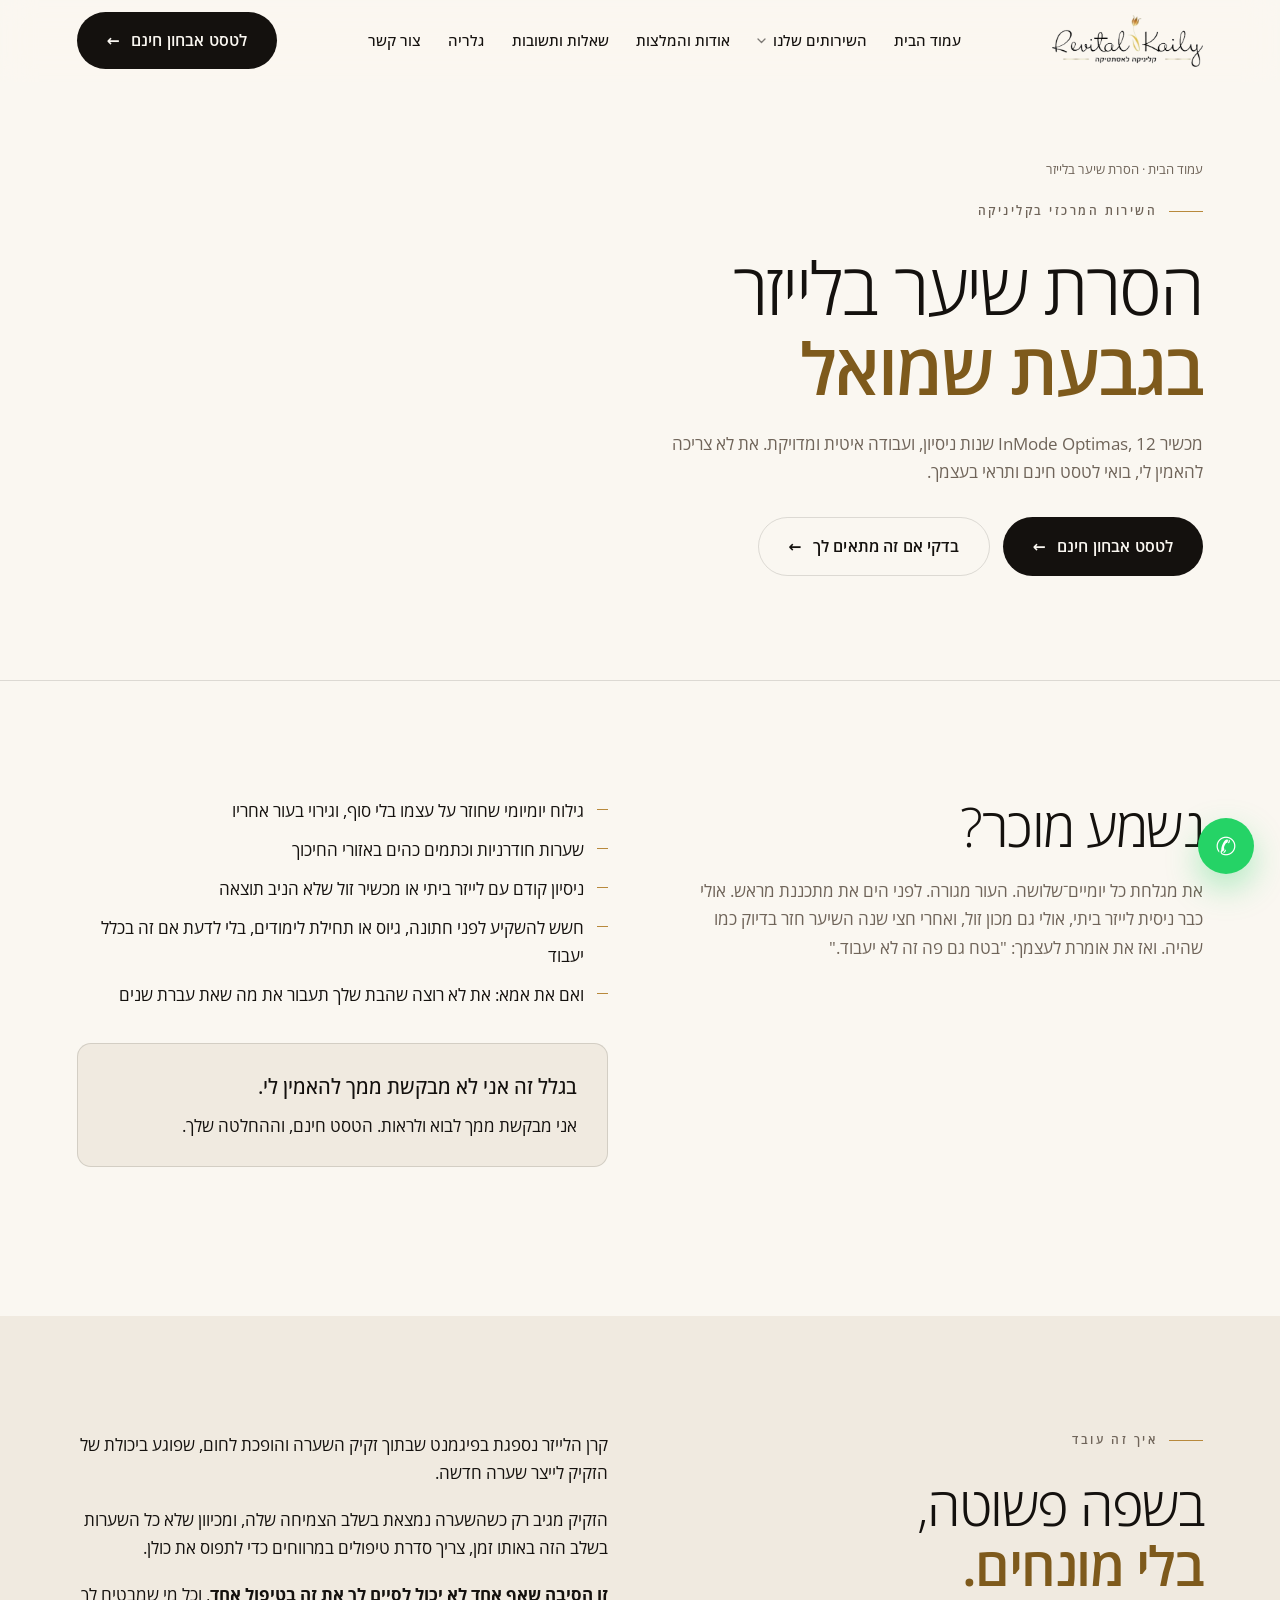
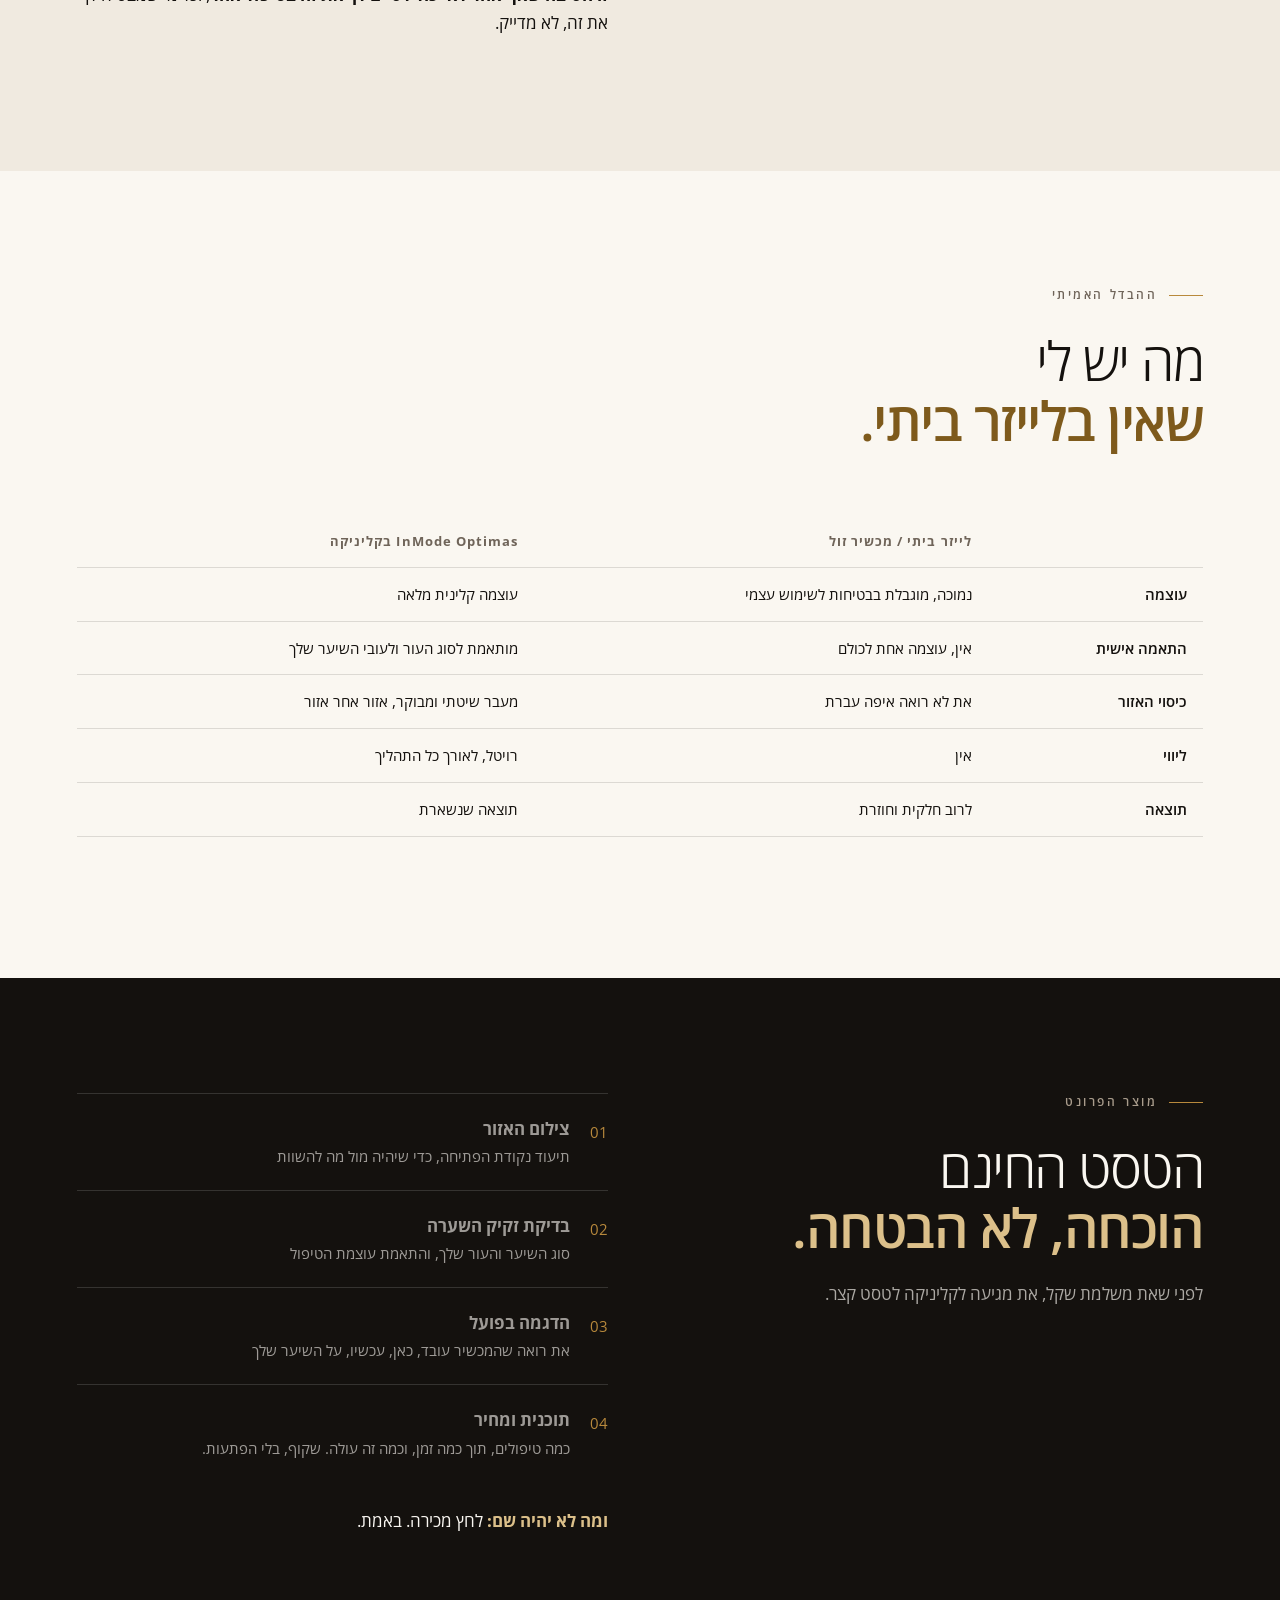
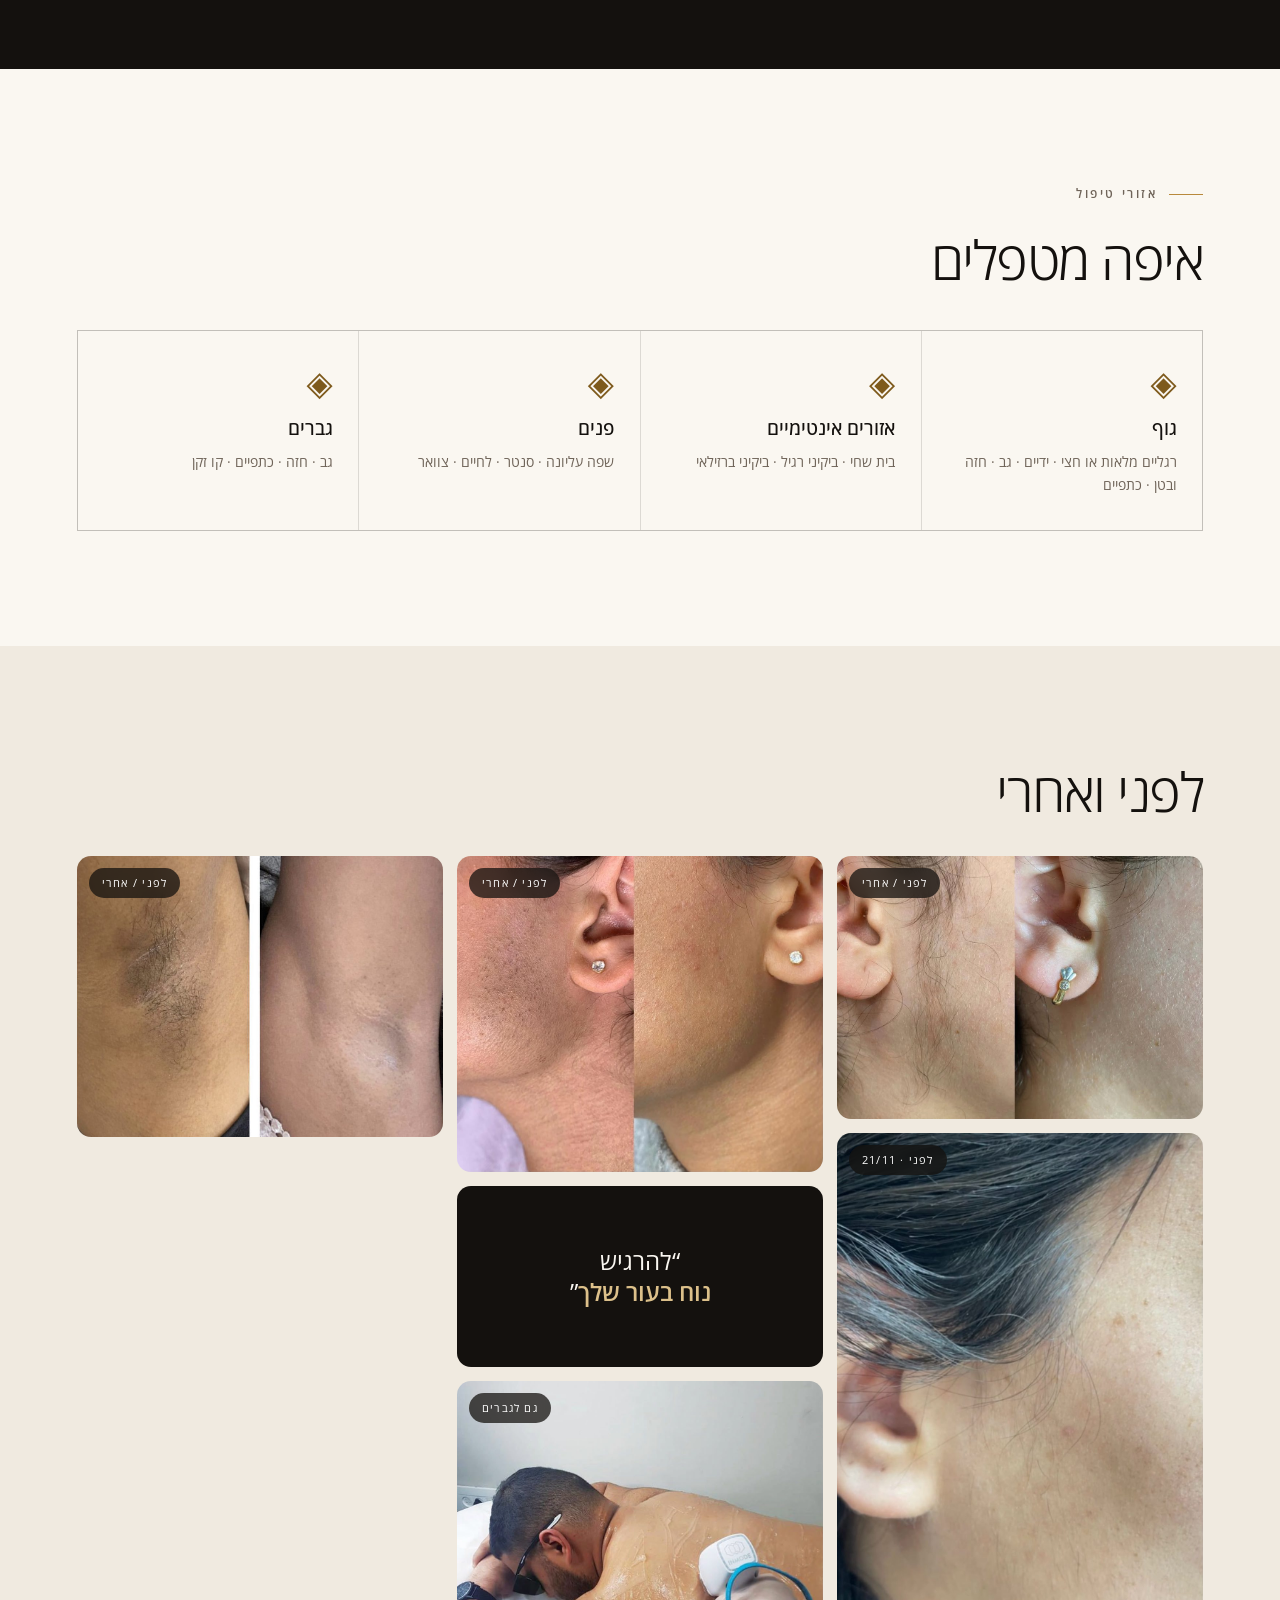
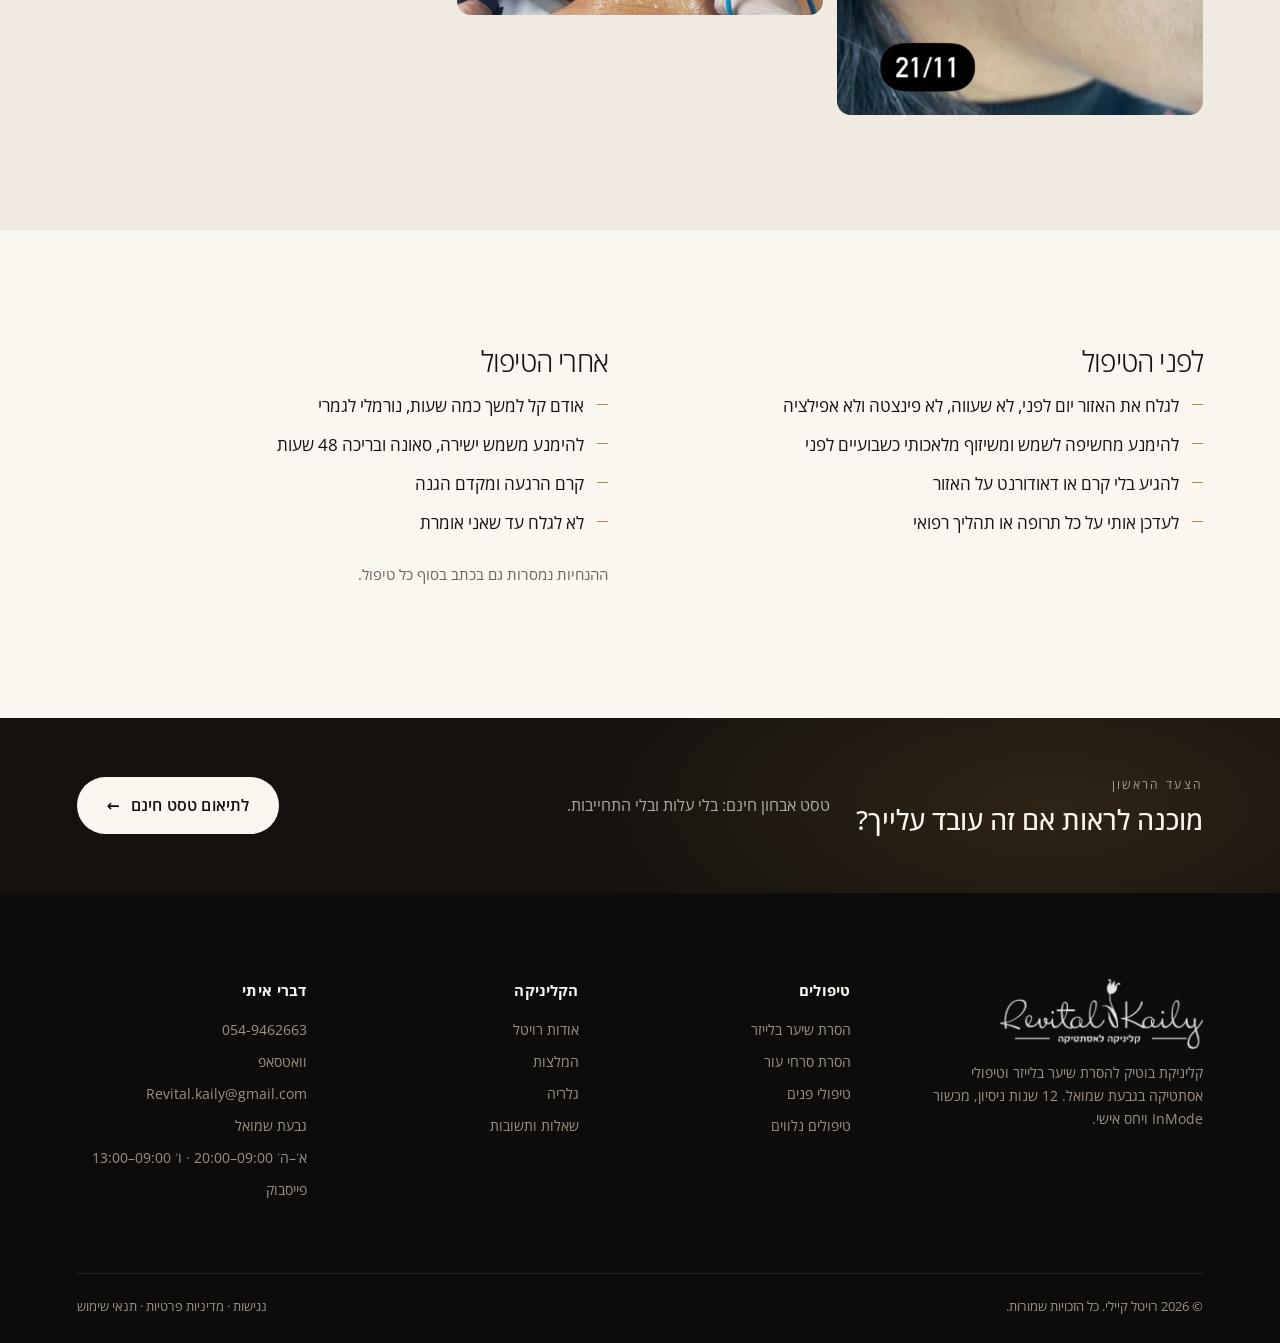
<file: laser.html>
<!doctype html>
<html lang="he" dir="rtl">
<head>
<meta charset="utf-8">
<meta name="viewport" content="width=device-width, initial-scale=1">
<title>הסרת שיער בלייזר בגבעת שמואל | רויטל קיילי</title>
<meta name="description" content="הסרת שיער בלייזר עם InMode Optimas ו-12 שנות ניסיון. טסט אבחון חינם: צילום האזור ובדיקת זקיק השערה לפני שאת מתחייבת.">
<meta property="og:title" content="הסרת שיער בלייזר בגבעת שמואל | רויטל קיילי">
<meta property="og:description" content="הסרת שיער בלייזר עם InMode Optimas ו-12 שנות ניסיון. טסט אבחון חינם: צילום האזור ובדיקת זקיק השערה לפני שאת מתחייבת.">
<meta property="og:type" content="website">
<link rel="icon" href="assets/logo.png" type="image/png">
<link rel="preconnect" href="https://fonts.googleapis.com">
<link rel="preconnect" href="https://fonts.gstatic.com" crossorigin>
<link rel="stylesheet" href="https://fonts.googleapis.com/css2?family=Open+Sans:ital,wght@0,300;0,400;0,500;0,600;0,700;0,800;1,300;1,400;1,600&family=Assistant:wght@300;400;600&display=swap">
<link rel="stylesheet" href="assets/site.css">
<script type="application/ld+json">
{"@context":"https://schema.org","@type":"HealthAndBeautyBusiness",
 "name":"רויטל קיילי, קליניקה לאסתטיקה",
 "description":"קליניקת בוטיק להסרת שיער בלייזר וטיפולי אסתטיקה בגבעת שמואל",
 "telephone":"+972-54-946-2663",
 "email":"Revital.kaily@gmail.com",
 "address":{"@type":"PostalAddress","addressLocality":"גבעת שמואל","addressCountry":"IL"},
 "areaServed":"גבעת שמואל והסביבה",
 "sameAs":["https://www.facebook.com/revital1994/"],
 "openingHoursSpecification":[
   {"@type":"OpeningHoursSpecification","dayOfWeek":["Sunday","Monday","Tuesday","Wednesday","Thursday"],"opens":"09:00","closes":"20:00"},
   {"@type":"OpeningHoursSpecification","dayOfWeek":"Friday","opens":"09:00","closes":"13:00"}],
 "makesOffer":[
   {"@type":"Offer","itemOffered":{"@type":"Service","name":"הסרת שיער בלייזר"}},
   {"@type":"Offer","itemOffered":{"@type":"Service","name":"הסרת סרחי עור"}},
   {"@type":"Offer","itemOffered":{"@type":"Service","name":"טיפולי פנים"}},
   {"@type":"Offer","itemOffered":{"@type":"Service","name":"טיפולי פלזמה וחידוש עור"}}]}
</script>
</head>
<body class="no-hero">
<div class="beam" aria-hidden="true"><i></i></div>

<header class="hdr">
  <a class="logo" href="index.html" aria-label="רויטל קיילי, לעמוד הבית"><img src="assets/logo.png" alt="רויטל קיילי, קליניקה לאסתטיקה"></a>
  <nav class="nav" aria-label="ניווט ראשי">
      <a href="index.html">עמוד הבית</a>
      <div class="drop"><button aria-expanded="false">השירותים שלנו<svg class="chev" width="9" height="6" viewBox="0 0 9 6" fill="none" aria-hidden="true"><path d="M1 1L4.5 4.5L8 1" stroke="currentColor" stroke-width="1.3" stroke-linecap="round" stroke-linejoin="round"/></svg></button><div class="drop-m"><a href="laser.html">הסרת שיער בלייזר</a><a href="skin-tags.html">הסרת סרחי עור</a><a href="facials.html">טיפולי פנים</a><a href="treatments.html">טיפולים נלווים</a></div></div>
      <a href="about.html">אודות והמלצות</a>
      <a href="faq.html">שאלות ותשובות</a>
      <a href="gallery.html">גלריה</a>
      <a href="contact.html">צור קשר</a>
  </nav>
  <a class="btn" href="contact.html"><span>לטסט אבחון חינם</span><span class="arw">←</span></a>
  <button class="burger" aria-expanded="false" aria-controls="mnav" aria-label="פתיחת תפריט"><span></span><span></span></button>
</header>

<nav class="mnav" id="mnav" aria-label="ניווט מובייל">
    <a href="index.html">עמוד הבית</a>
    <a href="laser.html">השירותים שלנו</a>
    <a class="sub" href="laser.html">הסרת שיער בלייזר</a>
    <a class="sub" href="skin-tags.html">הסרת סרחי עור</a>
    <a class="sub" href="facials.html">טיפולי פנים</a>
    <a class="sub" href="treatments.html">טיפולים נלווים</a>
    <a href="about.html">אודות והמלצות</a>
    <a href="faq.html">שאלות ותשובות</a>
    <a href="gallery.html">גלריה</a>
    <a href="contact.html">צור קשר</a>
</nav>

<main>
<section class="phead wrap">
  <p class="crumb"><a href="index.html">עמוד הבית</a> · הסרת שיער בלייזר</p>
  <p class="eyebrow rv">השירות המרכזי בקליניקה</p>
  <h1 class="rv rv-d1">הסרת שיער בלייזר<br><em class='serif-it'>בגבעת שמואל</em></h1>
  <p class="lead rv rv-d2">מכשיר InMode Optimas, 12 שנות ניסיון, ועבודה איטית ומדויקת. את לא צריכה להאמין לי, בואי לטסט חינם ותראי בעצמך.</p>
  <div class="hero-cta rv rv-d3" style="margin-top:30px"><a class="btn" href="contact.html"><span>לטסט אבחון חינם</span><span class="arw">←</span></a><button class="btn btn-ghost open-bot"><span>בדקי אם זה מתאים לך</span><span class="arw">←</span></button></div>
</section>
<section class="section wrap two">
  <div class="rv">
    <h2>נשמע מוכר?</h2>
    <p class="lead" style="margin-top:20px">את מגלחת כל יומיים־שלושה. העור מגורה. לפני הים את מתכננת מראש. אולי כבר ניסית לייזר ביתי, אולי גם מכון זול, ואחרי חצי שנה השיער חזר בדיוק כמו שהיה. ואז את אומרת לעצמך: &quot;בטח גם פה זה לא יעבוד.&quot;</p>
  </div>
  <div class="prose rv rv-d1">
    <ul>
      <li>גילוח יומיומי שחוזר על עצמו בלי סוף, וגירוי בעור אחריו</li>
      <li>שערות חודרניות וכתמים כהים באזורי החיכוך</li>
      <li>ניסיון קודם עם לייזר ביתי או מכשיר זול שלא הניב תוצאה</li>
      <li>חשש להשקיע לפני חתונה, גיוס או תחילת לימודים, בלי לדעת אם זה בכלל יעבוד</li>
      <li>ואם את אמא: את לא רוצה שהבת שלך תעבור את מה שאת עברת שנים</li>
    </ul>
    <div class="callout"><strong>בגלל זה אני לא מבקשת ממך להאמין לי.</strong><p>אני מבקשת ממך לבוא ולראות. הטסט חינם, וההחלטה שלך.</p></div>
  </div>
</section>

<section class="section sand wrap">
  <div class="two">
    <div class="rv"><p class="eyebrow">איך זה עובד</p><h2>בשפה פשוטה,<br><em class="serif-it">בלי מונחים.</em></h2></div>
    <div class="prose rv rv-d1">
      <p>קרן הלייזר נספגת בפיגמנט שבתוך זקיק השערה והופכת לחום, שפוגע ביכולת של הזקיק לייצר שערה חדשה.</p>
      <p>הזקיק מגיב רק כשהשערה נמצאת בשלב הצמיחה שלה, ומכיוון שלא כל השערות בשלב הזה באותו זמן, צריך סדרת טיפולים במרווחים כדי לתפוס את כולן.</p>
      <p><strong>זו הסיבה שאף אחד לא יכול לסיים לך את זה בטיפול אחד</strong>, וכל מי שמבטיח לך את זה, לא מדייק.</p>
    </div>
  </div>
</section>

<section class="section wrap">
  <div class="rv" style="max-width:640px;margin-bottom:40px">
    <p class="eyebrow">ההבדל האמיתי</p>
    <h2>מה יש לי<br><em class="serif-it">שאין בלייזר ביתי.</em></h2>
  </div>
  <div class="rv rv-d1" style="overflow-x:auto">
  <table class="tbl">
    <thead><tr><th></th><th>לייזר ביתי / מכשיר זול</th><th>InMode Optimas בקליניקה</th></tr></thead>
    <tbody>
      <tr><td>עוצמה</td><td>נמוכה, מוגבלת בבטיחות לשימוש עצמי</td><td>עוצמה קלינית מלאה</td></tr>
      <tr><td>התאמה אישית</td><td>אין, עוצמה אחת לכולם</td><td>מותאמת לסוג העור ולעובי השיער שלך</td></tr>
      <tr><td>כיסוי האזור</td><td>את לא רואה איפה עברת</td><td>מעבר שיטתי ומבוקר, אזור אחר אזור</td></tr>
      <tr><td>ליווי</td><td>אין</td><td>רויטל, לאורך כל התהליך</td></tr>
      <tr><td>תוצאה</td><td>לרוב חלקית וחוזרת</td><td>תוצאה שנשארת</td></tr>
    </tbody>
  </table>
  </div>
</section>

<section class="section dark wrap">
  <div class="two">
    <div class="rv">
      <p class="eyebrow on-dark">מוצר הפרונט</p>
      <h2>הטסט החינם<br><em class="serif-it">הוכחה, לא הבטחה.</em></h2>
      <p class="lead" style="margin-top:22px">לפני שאת משלמת שקל, את מגיעה לקליניקה לטסט קצר.</p>
    </div>
    <div class="rv rv-d1">
      <div class="step"><em>01</em><p><strong>צילום האזור</strong>תיעוד נקודת הפתיחה, כדי שיהיה מול מה להשוות</p></div>
      <div class="step"><em>02</em><p><strong>בדיקת זקיק השערה</strong>סוג השיער והעור שלך, והתאמת עוצמת הטיפול</p></div>
      <div class="step"><em>03</em><p><strong>הדגמה בפועל</strong>את רואה שהמכשיר עובד, כאן, עכשיו, על השיער שלך</p></div>
      <div class="step"><em>04</em><p><strong>תוכנית ומחיר</strong>כמה טיפולים, תוך כמה זמן, וכמה זה עולה. שקוף, בלי הפתעות.</p></div>
      <p style="margin-top:26px;color:rgba(250,247,241.6)"><strong style="color:var(--gold-lt)">ומה לא יהיה שם:</strong> לחץ מכירה. באמת.</p>
    </div>
  </div>
</section>

<section class="section wrap">
  <div class="rv" style="max-width:620px;margin-bottom:40px">
    <p class="eyebrow">אזורי טיפול</p>
    <h2>איפה מטפלים</h2>
  </div>
  <div class="pillars rv rv-d1" style="border:1px solid var(--line)">
    <article><b>◈</b><strong>גוף</strong><p>רגליים מלאות או חצי · ידיים · גב · חזה ובטן · כתפיים</p></article>
    <article><b>◈</b><strong>אזורים אינטימיים</strong><p>בית שחי · ביקיני רגיל · ביקיני ברזילאי</p></article>
    <article><b>◈</b><strong>פנים</strong><p>שפה עליונה · סנטר · לחיים · צוואר</p></article>
    <article><b>◈</b><strong>גברים</strong><p>גב · חזה · כתפיים · קו זקן</p></article>
  </div>
</section>

<section class="section sand wrap">
  <h2 class="rv" style="margin-bottom:34px">לפני ואחרי</h2>
  <div class="grid-g rv rv-d1"><div class="g-cell"><img src="assets/ba-jaw.jpg" alt="לפני ואחרי: הסרת שיער בלייזר בקו הלסת" loading="lazy"><span class="g-tag">לפני / אחרי</span></div><div class="g-cell tall"><img src="assets/ba-cheek-before.jpg" alt="לחי לפני סדרת טיפולי לייזר" loading="lazy"><span class="g-tag">לפני · 21/11</span></div><div class="g-cell"><img src="assets/ba-neck-face.jpg" alt="לפני ואחרי: צוואר ולחי" loading="lazy"><span class="g-tag">לפני / אחרי</span></div><div class="g-quote">“להרגיש<br><em class="serif-it">נוח בעור שלך</em>”</div><div class="g-cell"><img src="assets/laser-men-back.jpg" alt="טיפול הסרת שיער בלייזר בגב, בקליניקה" loading="lazy"><span class="g-tag">גם לגברים</span></div><div class="g-cell"><img src="assets/ba-armpit.jpg" alt="לפני ואחרי: בית שחי" loading="lazy"><span class="g-tag">לפני / אחרי</span></div></div>
</section>

<section class="section wrap two">
  <div class="prose rv">
    <h3>לפני הטיפול</h3>
    <ul>
      <li>לגלח את האזור יום לפני, לא שעווה, לא פינצטה ולא אפילציה</li>
      <li>להימנע מחשיפה לשמש ומשיזוף מלאכותי כשבועיים לפני</li>
      <li>להגיע בלי קרם או דאודורנט על האזור</li>
      <li>לעדכן אותי על כל תרופה או תהליך רפואי</li>
    </ul>
  </div>
  <div class="prose rv rv-d1">
    <h3>אחרי הטיפול</h3>
    <ul>
      <li>אודם קל למשך כמה שעות, נורמלי לגמרי</li>
      <li>להימנע משמש ישירה, סאונה ובריכה 48 שעות</li>
      <li>קרם הרגעה ומקדם הגנה</li>
      <li>לא לגלח עד שאני אומרת</li>
    </ul>
    <p style="color:var(--muted);font-size:14.5px">ההנחיות נמסרות גם בכתב בסוף כל טיפול.</p>
  </div>
</section>
<section class="band">
  <div><small>הצעד הראשון</small><br><strong>מוכנה לראות אם זה עובד עלייך?</strong></div>
  <span>טסט אבחון חינם: בלי עלות ובלי התחייבות.</span>
  <a class="btn btn-light" href="contact.html"><span>לתיאום טסט חינם</span><span class="arw">←</span></a>
</section>
</main>

<footer class="ftr">
  <div class="ftr-logo">
    <img src="assets/logo.png" alt="רויטל קיילי, קליניקה לאסתטיקה">
    <p style="margin:0;max-width:34ch">קליניקת בוטיק להסרת שיער בלייזר וטיפולי אסתטיקה בגבעת שמואל. 12 שנות ניסיון, מכשור InMode ויחס אישי.</p>
  </div>
  <div><strong>טיפולים</strong>
    <a href="laser.html">הסרת שיער בלייזר</a><a href="skin-tags.html">הסרת סרחי עור</a>
    <a href="facials.html">טיפולי פנים</a><a href="treatments.html">טיפולים נלווים</a></div>
  <div><strong>הקליניקה</strong>
    <a href="about.html">אודות רויטל</a><a href="about.html#stories">המלצות</a>
    <a href="gallery.html">גלריה</a><a href="faq.html">שאלות ותשובות</a></div>
  <div><strong>דברי איתי</strong>
    <a href="tel:+972549462663">054-9462663</a>
    <a href="https://wa.me/972549462663">וואטסאפ</a>
    <a href="mailto:Revital.kaily@gmail.com">Revital.kaily@gmail.com</a>
    <span>גבעת שמואל</span><span>א׳–ה׳ 09:00–20:00 · ו׳ 09:00–13:00</span>
    <a href="https://www.facebook.com/revital1994/?locale=he_IL" target="_blank" rel="noopener">פייסבוק</a></div>
  <div class="ftr-btm">
    <span>© 2026 רויטל קיילי. כל הזכויות שמורות.</span>
    <span><a href="accessibility.html">נגישות</a> · <a href="privacy.html">מדיניות פרטיות</a> · <a href="terms.html">תנאי שימוש</a></span>
  </div>
</footer>
<div class="ov" id="ov" role="dialog" aria-modal="true" aria-label="בדיקת התאמה">
  <div class="bot">
    <button class="bot-x" aria-label="סגירה">✕</button>
    <img class="bot-logo" src="assets/logo.png" alt="רויטל קיילי">
    <div class="bar"><i style="width:0"></i></div>
    <div id="bot-body"></div>
  </div>
</div>
<a class="wa-float" href="https://wa.me/972549462663" aria-label="וואטסאפ">✆</a>
<div class="mbar">
  <a href="https://wa.me/972549462663">וואטסאפ</a><a href="tel:+972549462663">חייגי</a><a href="contact.html">טסט חינם</a>
</div>
<script src="assets/site.js"></script>
</body>
</html>
</file>
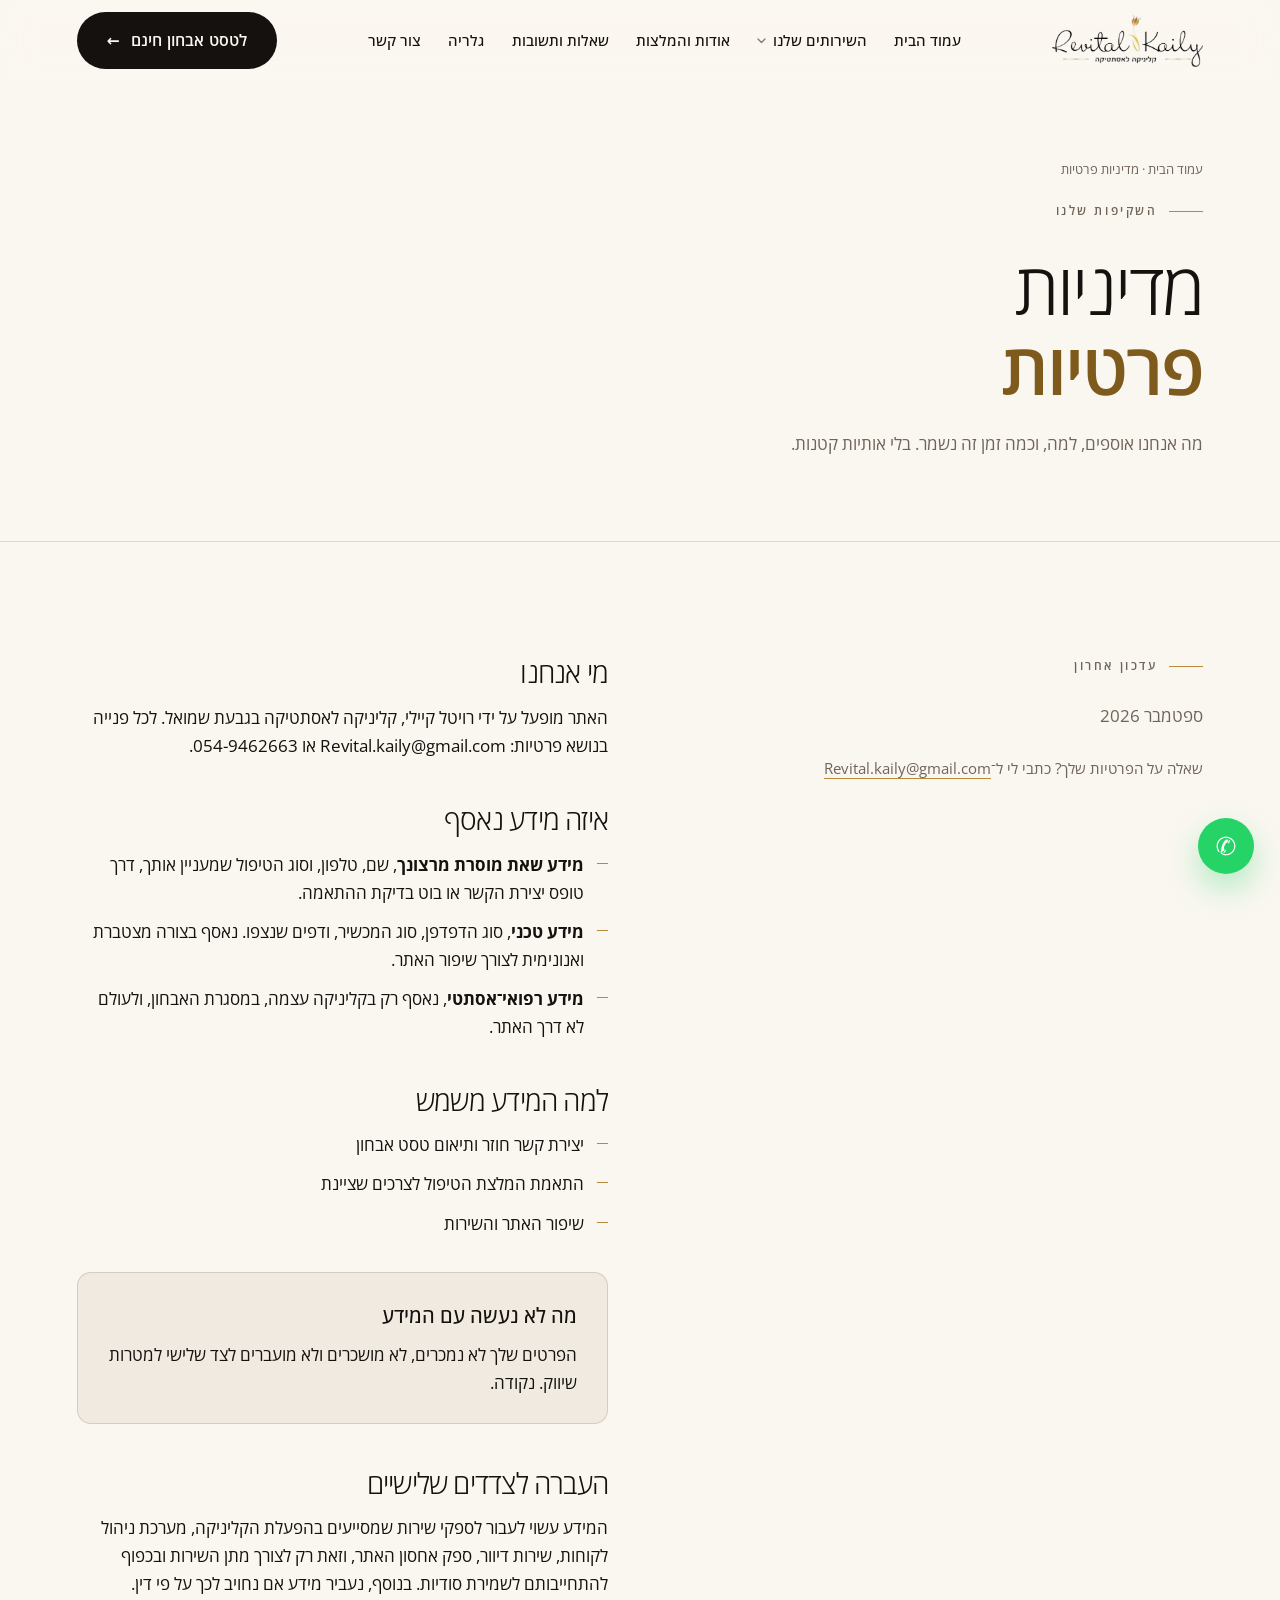
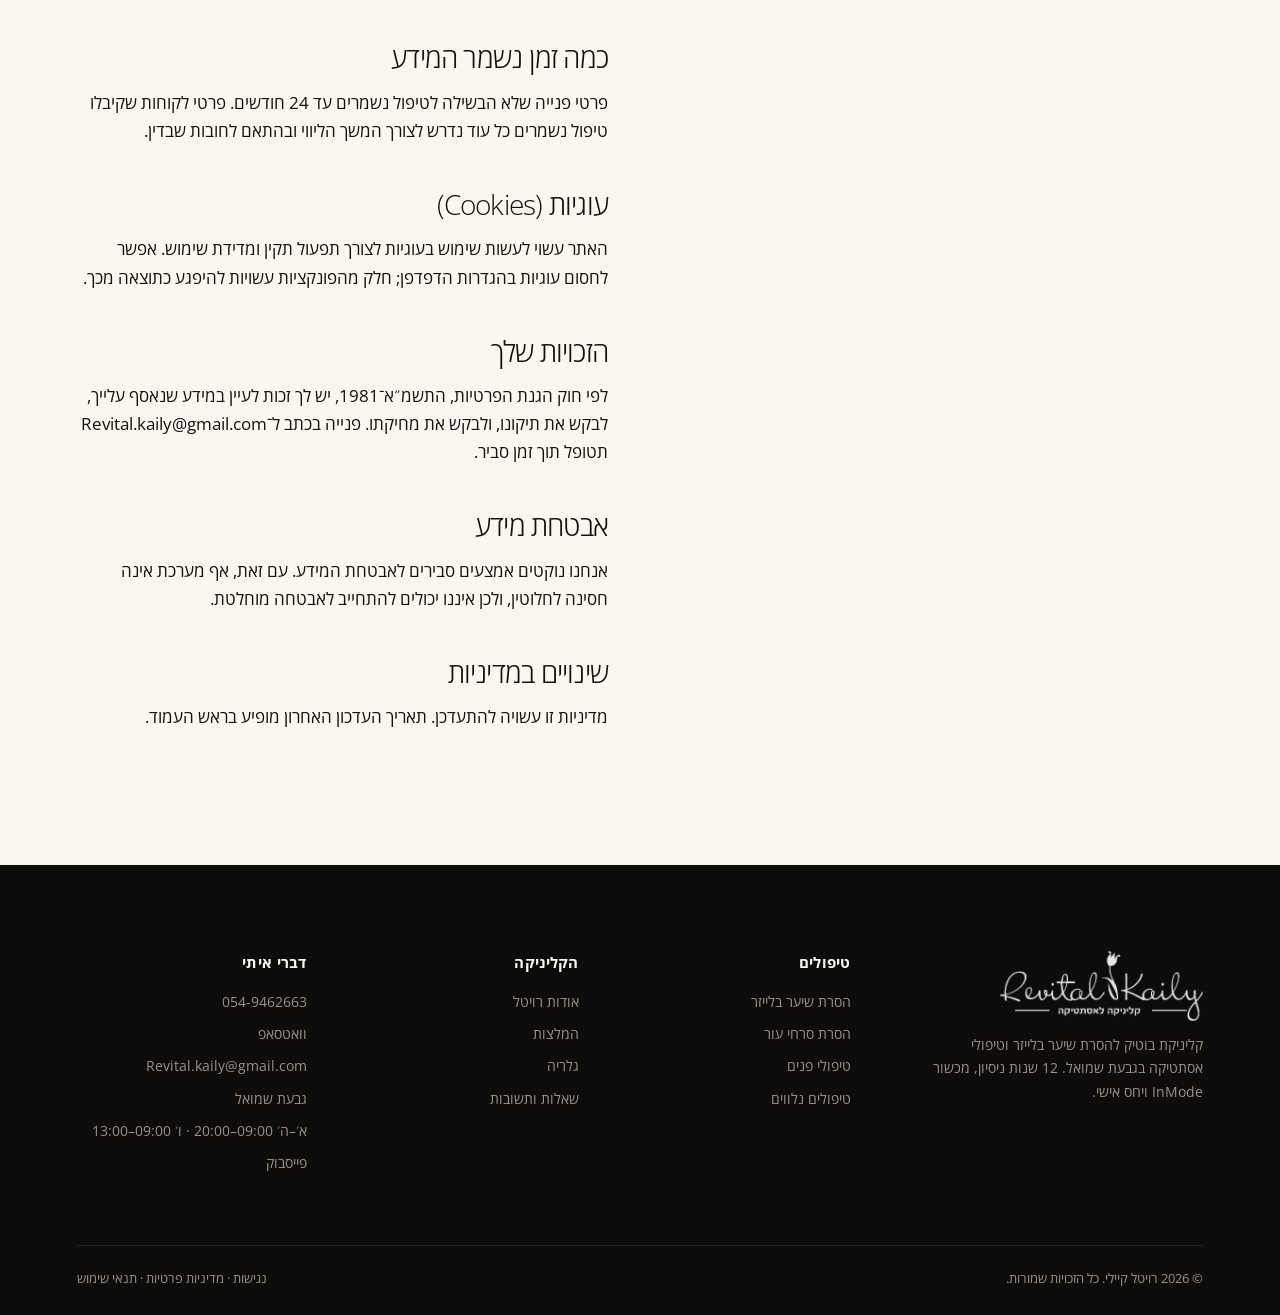
<file: privacy.html>
<!doctype html>
<html lang="he" dir="rtl">
<head>
<meta charset="utf-8">
<meta name="viewport" content="width=device-width, initial-scale=1">
<title>מדיניות פרטיות | רויטל קיילי</title>
<meta name="description" content="איזה מידע נאסף באתר של רויטל קיילי, למה הוא משמש, כמה זמן הוא נשמר ומה הזכויות שלך.">
<meta property="og:title" content="מדיניות פרטיות | רויטל קיילי">
<meta property="og:description" content="איזה מידע נאסף באתר של רויטל קיילי, למה הוא משמש, כמה זמן הוא נשמר ומה הזכויות שלך.">
<meta property="og:type" content="website">
<link rel="icon" href="assets/logo.png" type="image/png">
<link rel="preconnect" href="https://fonts.googleapis.com">
<link rel="preconnect" href="https://fonts.gstatic.com" crossorigin>
<link rel="stylesheet" href="https://fonts.googleapis.com/css2?family=Open+Sans:ital,wght@0,300;0,400;0,500;0,600;0,700;0,800;1,300;1,400;1,600&family=Assistant:wght@300;400;600&display=swap">
<link rel="stylesheet" href="assets/site.css">
<script type="application/ld+json">
{"@context":"https://schema.org","@type":"HealthAndBeautyBusiness",
 "name":"רויטל קיילי, קליניקה לאסתטיקה",
 "description":"קליניקת בוטיק להסרת שיער בלייזר וטיפולי אסתטיקה בגבעת שמואל",
 "telephone":"+972-54-946-2663",
 "email":"Revital.kaily@gmail.com",
 "address":{"@type":"PostalAddress","addressLocality":"גבעת שמואל","addressCountry":"IL"},
 "areaServed":"גבעת שמואל והסביבה",
 "sameAs":["https://www.facebook.com/revital1994/"],
 "openingHoursSpecification":[
   {"@type":"OpeningHoursSpecification","dayOfWeek":["Sunday","Monday","Tuesday","Wednesday","Thursday"],"opens":"09:00","closes":"20:00"},
   {"@type":"OpeningHoursSpecification","dayOfWeek":"Friday","opens":"09:00","closes":"13:00"}],
 "makesOffer":[
   {"@type":"Offer","itemOffered":{"@type":"Service","name":"הסרת שיער בלייזר"}},
   {"@type":"Offer","itemOffered":{"@type":"Service","name":"הסרת סרחי עור"}},
   {"@type":"Offer","itemOffered":{"@type":"Service","name":"טיפולי פנים"}},
   {"@type":"Offer","itemOffered":{"@type":"Service","name":"טיפולי פלזמה וחידוש עור"}}]}
</script>
</head>
<body class="no-hero">
<div class="beam" aria-hidden="true"><i></i></div>

<header class="hdr">
  <a class="logo" href="index.html" aria-label="רויטל קיילי, לעמוד הבית"><img src="assets/logo.png" alt="רויטל קיילי, קליניקה לאסתטיקה"></a>
  <nav class="nav" aria-label="ניווט ראשי">
      <a href="index.html">עמוד הבית</a>
      <div class="drop"><button aria-expanded="false">השירותים שלנו<svg class="chev" width="9" height="6" viewBox="0 0 9 6" fill="none" aria-hidden="true"><path d="M1 1L4.5 4.5L8 1" stroke="currentColor" stroke-width="1.3" stroke-linecap="round" stroke-linejoin="round"/></svg></button><div class="drop-m"><a href="laser.html">הסרת שיער בלייזר</a><a href="skin-tags.html">הסרת סרחי עור</a><a href="facials.html">טיפולי פנים</a><a href="treatments.html">טיפולים נלווים</a></div></div>
      <a href="about.html">אודות והמלצות</a>
      <a href="faq.html">שאלות ותשובות</a>
      <a href="gallery.html">גלריה</a>
      <a href="contact.html">צור קשר</a>
  </nav>
  <a class="btn" href="contact.html"><span>לטסט אבחון חינם</span><span class="arw">←</span></a>
  <button class="burger" aria-expanded="false" aria-controls="mnav" aria-label="פתיחת תפריט"><span></span><span></span></button>
</header>

<nav class="mnav" id="mnav" aria-label="ניווט מובייל">
    <a href="index.html">עמוד הבית</a>
    <a href="laser.html">השירותים שלנו</a>
    <a class="sub" href="laser.html">הסרת שיער בלייזר</a>
    <a class="sub" href="skin-tags.html">הסרת סרחי עור</a>
    <a class="sub" href="facials.html">טיפולי פנים</a>
    <a class="sub" href="treatments.html">טיפולים נלווים</a>
    <a href="about.html">אודות והמלצות</a>
    <a href="faq.html">שאלות ותשובות</a>
    <a href="gallery.html">גלריה</a>
    <a href="contact.html">צור קשר</a>
</nav>

<main>
<section class="phead wrap">
  <p class="crumb"><a href="index.html">עמוד הבית</a> · מדיניות פרטיות</p>
  <p class="eyebrow rv">השקיפות שלנו</p>
  <h1 class="rv rv-d1">מדיניות<br><em class='serif-it'>פרטיות</em></h1>
  <p class="lead rv rv-d2">מה אנחנו אוספים, למה, וכמה זמן זה נשמר. בלי אותיות קטנות.</p>
  
</section>
<section class="section wrap two">
  <div class="rv">
    <p class="eyebrow">עדכון אחרון</p>
    <p class="lead">ספטמבר 2026</p>
    <p style="color:var(--muted);font-size:14.5px;margin-top:26px">שאלה על הפרטיות שלך? כתבי לי ל־<a href="mailto:Revital.kaily@gmail.com" style="border-bottom:1px solid var(--gold)">Revital.kaily@gmail.com</a></p>
  </div>
  <div class="prose rv rv-d1">
    <h3>מי אנחנו</h3>
    <p>האתר מופעל על ידי רויטל קיילי, קליניקה לאסתטיקה בגבעת שמואל. לכל פנייה בנושא פרטיות: Revital.kaily@gmail.com או 054-9462663.</p>

    <h3>איזה מידע נאסף</h3>
    <ul>
      <li><strong>מידע שאת מוסרת מרצונך</strong>, שם, טלפון, וסוג הטיפול שמעניין אותך, דרך טופס יצירת הקשר או בוט בדיקת ההתאמה.</li>
      <li><strong>מידע טכני</strong>, סוג הדפדפן, סוג המכשיר, ודפים שנצפו. נאסף בצורה מצטברת ואנונימית לצורך שיפור האתר.</li>
      <li><strong>מידע רפואי־אסתטי</strong>, נאסף רק בקליניקה עצמה, במסגרת האבחון, ולעולם לא דרך האתר.</li>
    </ul>

    <h3>למה המידע משמש</h3>
    <ul>
      <li>יצירת קשר חוזר ותיאום טסט אבחון</li>
      <li>התאמת המלצת הטיפול לצרכים שציינת</li>
      <li>שיפור האתר והשירות</li>
    </ul>
    <div class="callout">
      <strong>מה לא נעשה עם המידע</strong>
      <p>הפרטים שלך לא נמכרים, לא מושכרים ולא מועברים לצד שלישי למטרות שיווק. נקודה.</p>
    </div>

    <h3>העברה לצדדים שלישיים</h3>
    <p>המידע עשוי לעבור לספקי שירות שמסייעים בהפעלת הקליניקה, מערכת ניהול לקוחות, שירות דיוור, ספק אחסון האתר, וזאת רק לצורך מתן השירות ובכפוף להתחייבותם לשמירת סודיות. בנוסף, נעביר מידע אם נחויב לכך על פי דין.</p>

    <h3>כמה זמן נשמר המידע</h3>
    <p>פרטי פנייה שלא הבשילה לטיפול נשמרים עד 24 חודשים. פרטי לקוחות שקיבלו טיפול נשמרים כל עוד נדרש לצורך המשך הליווי ובהתאם לחובות שבדין.</p>

    <h3>עוגיות (Cookies)</h3>
    <p>האתר עשוי לעשות שימוש בעוגיות לצורך תפעול תקין ומדידת שימוש. אפשר לחסום עוגיות בהגדרות הדפדפן; חלק מהפונקציות עשויות להיפגע כתוצאה מכך.</p>

    <h3>הזכויות שלך</h3>
    <p>לפי חוק הגנת הפרטיות, התשמ״א־1981, יש לך זכות לעיין במידע שנאסף עלייך, לבקש את תיקונו, ולבקש את מחיקתו. פנייה בכתב ל־Revital.kaily@gmail.com תטופל תוך זמן סביר.</p>

    <h3>אבטחת מידע</h3>
    <p>אנחנו נוקטים אמצעים סבירים לאבטחת המידע. עם זאת, אף מערכת אינה חסינה לחלוטין, ולכן איננו יכולים להתחייב לאבטחה מוחלטת.</p>

    <h3>שינויים במדיניות</h3>
    <p>מדיניות זו עשויה להתעדכן. תאריך העדכון האחרון מופיע בראש העמוד.</p>
  </div>
</section>

</main>

<footer class="ftr">
  <div class="ftr-logo">
    <img src="assets/logo.png" alt="רויטל קיילי, קליניקה לאסתטיקה">
    <p style="margin:0;max-width:34ch">קליניקת בוטיק להסרת שיער בלייזר וטיפולי אסתטיקה בגבעת שמואל. 12 שנות ניסיון, מכשור InMode ויחס אישי.</p>
  </div>
  <div><strong>טיפולים</strong>
    <a href="laser.html">הסרת שיער בלייזר</a><a href="skin-tags.html">הסרת סרחי עור</a>
    <a href="facials.html">טיפולי פנים</a><a href="treatments.html">טיפולים נלווים</a></div>
  <div><strong>הקליניקה</strong>
    <a href="about.html">אודות רויטל</a><a href="about.html#stories">המלצות</a>
    <a href="gallery.html">גלריה</a><a href="faq.html">שאלות ותשובות</a></div>
  <div><strong>דברי איתי</strong>
    <a href="tel:+972549462663">054-9462663</a>
    <a href="https://wa.me/972549462663">וואטסאפ</a>
    <a href="mailto:Revital.kaily@gmail.com">Revital.kaily@gmail.com</a>
    <span>גבעת שמואל</span><span>א׳–ה׳ 09:00–20:00 · ו׳ 09:00–13:00</span>
    <a href="https://www.facebook.com/revital1994/?locale=he_IL" target="_blank" rel="noopener">פייסבוק</a></div>
  <div class="ftr-btm">
    <span>© 2026 רויטל קיילי. כל הזכויות שמורות.</span>
    <span><a href="accessibility.html">נגישות</a> · <a href="privacy.html">מדיניות פרטיות</a> · <a href="terms.html">תנאי שימוש</a></span>
  </div>
</footer>
<div class="ov" id="ov" role="dialog" aria-modal="true" aria-label="בדיקת התאמה">
  <div class="bot">
    <button class="bot-x" aria-label="סגירה">✕</button>
    <img class="bot-logo" src="assets/logo.png" alt="רויטל קיילי">
    <div class="bar"><i style="width:0"></i></div>
    <div id="bot-body"></div>
  </div>
</div>
<a class="wa-float" href="https://wa.me/972549462663" aria-label="וואטסאפ">✆</a>
<div class="mbar">
  <a href="https://wa.me/972549462663">וואטסאפ</a><a href="tel:+972549462663">חייגי</a><a href="contact.html">טסט חינם</a>
</div>
<script src="assets/site.js"></script>
</body>
</html>
</file>
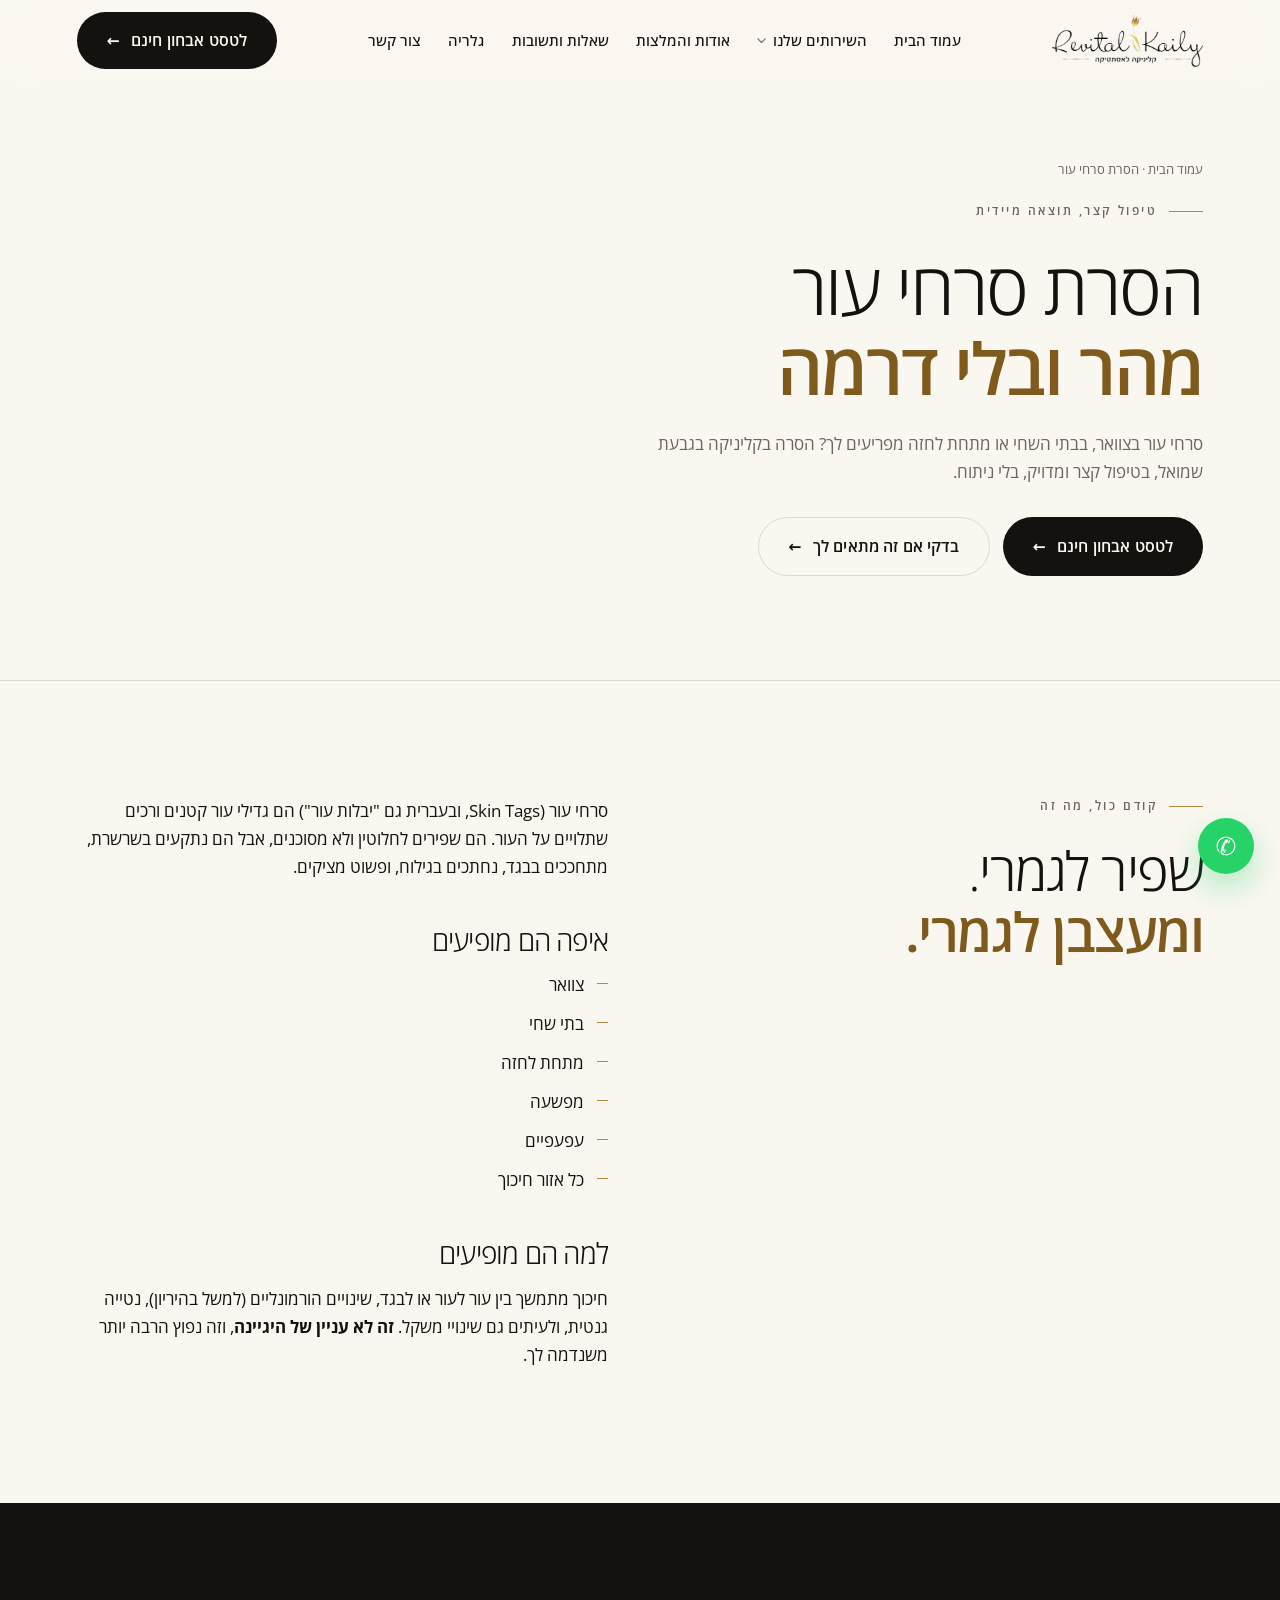
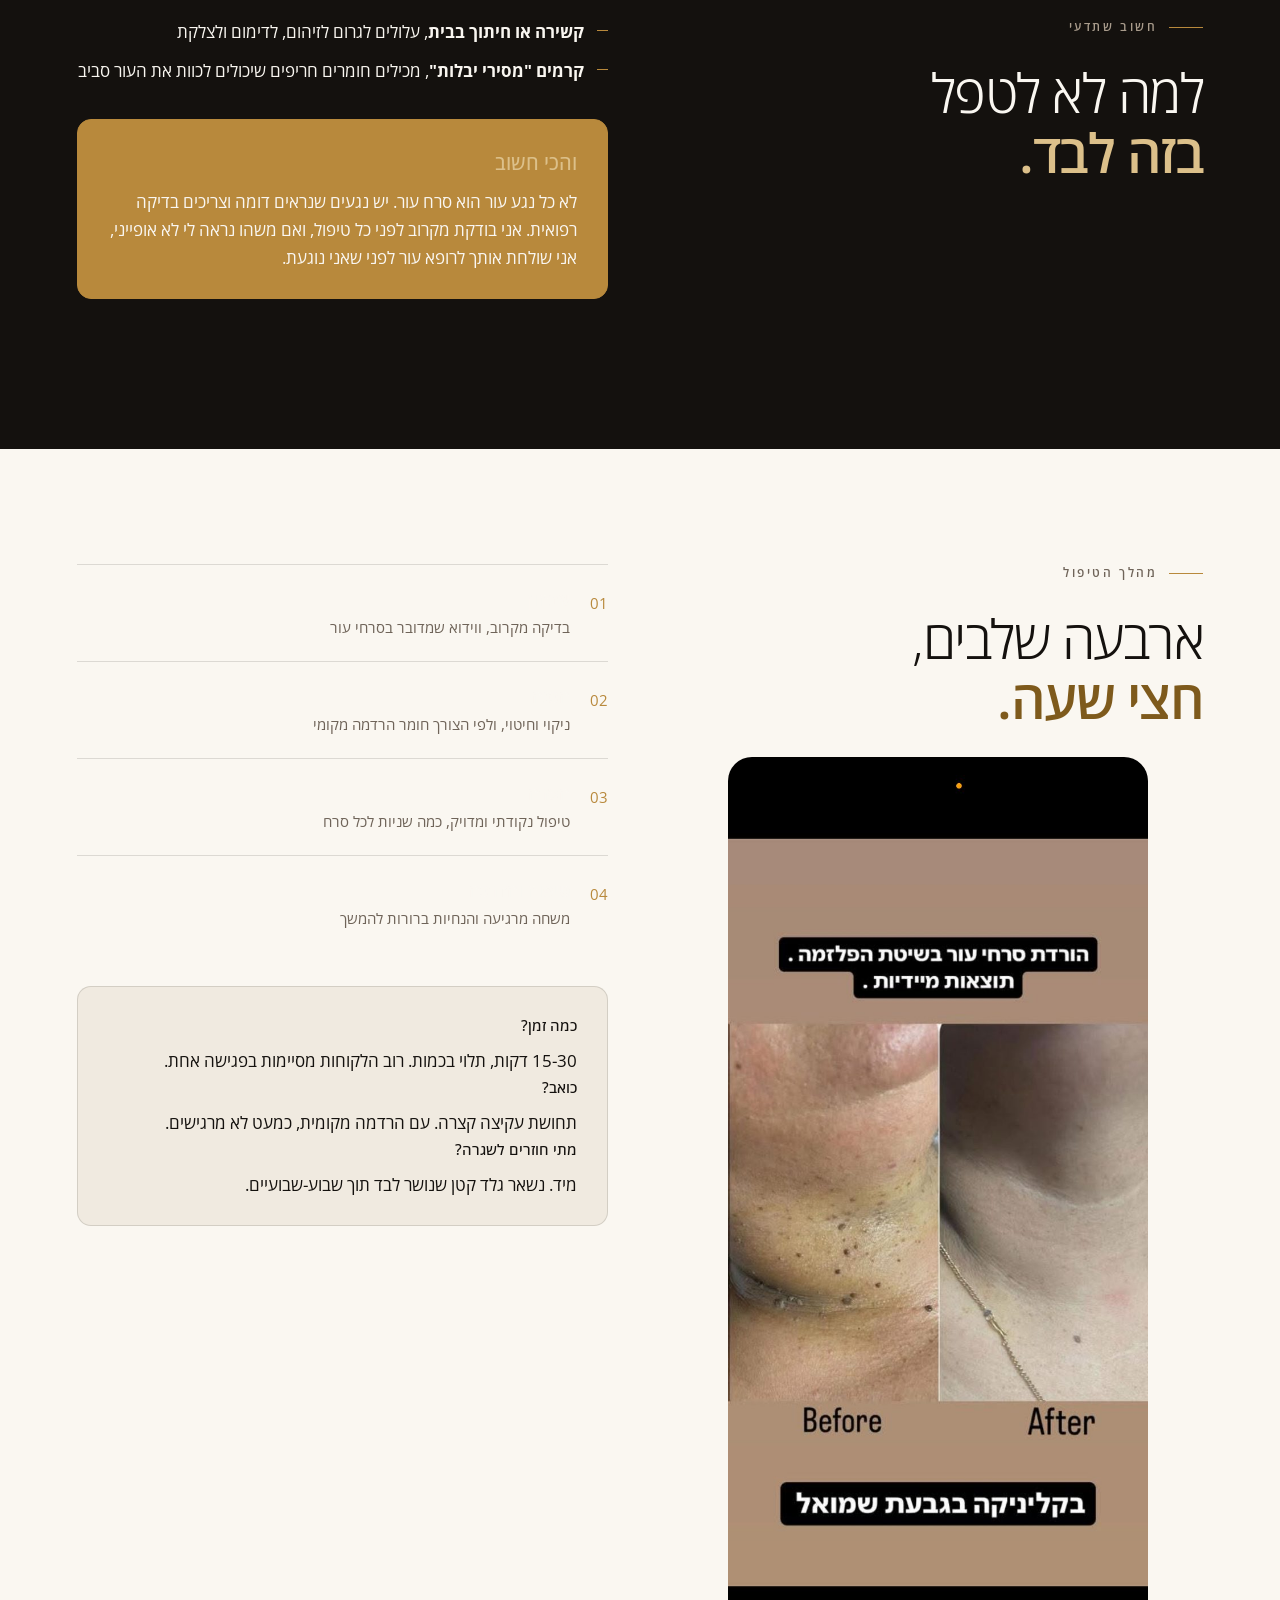
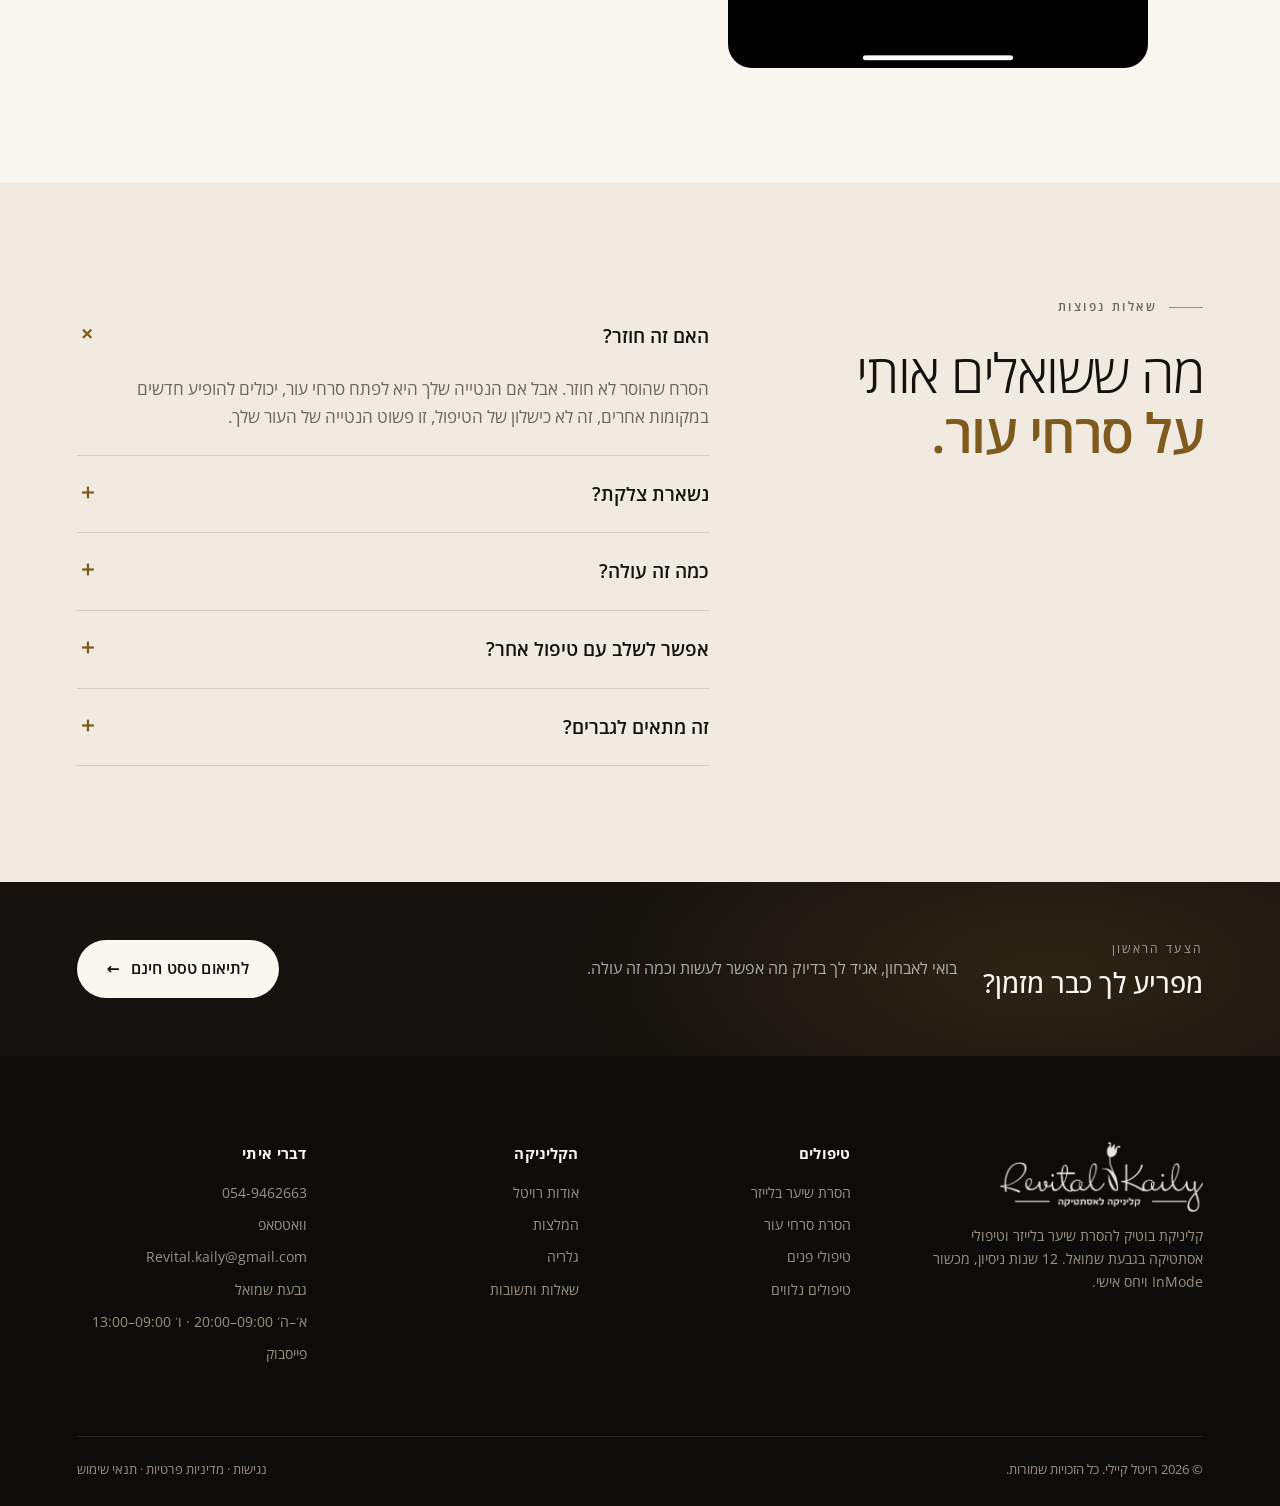
<file: skin-tags.html>
<!doctype html>
<html lang="he" dir="rtl">
<head>
<meta charset="utf-8">
<meta name="viewport" content="width=device-width, initial-scale=1">
<title>הסרת סרחי עור בגבעת שמואל | רויטל קיילי</title>
<meta name="description" content="הסרת סרחי עור בקליניקה בגבעת שמואל, מהיר, מדויק ובלי ניתוח. אבחון אישי לפני כל טיפול.">
<meta property="og:title" content="הסרת סרחי עור בגבעת שמואל | רויטל קיילי">
<meta property="og:description" content="הסרת סרחי עור בקליניקה בגבעת שמואל, מהיר, מדויק ובלי ניתוח. אבחון אישי לפני כל טיפול.">
<meta property="og:type" content="website">
<link rel="icon" href="assets/logo.png" type="image/png">
<link rel="preconnect" href="https://fonts.googleapis.com">
<link rel="preconnect" href="https://fonts.gstatic.com" crossorigin>
<link rel="stylesheet" href="https://fonts.googleapis.com/css2?family=Open+Sans:ital,wght@0,300;0,400;0,500;0,600;0,700;0,800;1,300;1,400;1,600&family=Assistant:wght@300;400;600&display=swap">
<link rel="stylesheet" href="assets/site.css">
<script type="application/ld+json">
{"@context":"https://schema.org","@type":"HealthAndBeautyBusiness",
 "name":"רויטל קיילי, קליניקה לאסתטיקה",
 "description":"קליניקת בוטיק להסרת שיער בלייזר וטיפולי אסתטיקה בגבעת שמואל",
 "telephone":"+972-54-946-2663",
 "email":"Revital.kaily@gmail.com",
 "address":{"@type":"PostalAddress","addressLocality":"גבעת שמואל","addressCountry":"IL"},
 "areaServed":"גבעת שמואל והסביבה",
 "sameAs":["https://www.facebook.com/revital1994/"],
 "openingHoursSpecification":[
   {"@type":"OpeningHoursSpecification","dayOfWeek":["Sunday","Monday","Tuesday","Wednesday","Thursday"],"opens":"09:00","closes":"20:00"},
   {"@type":"OpeningHoursSpecification","dayOfWeek":"Friday","opens":"09:00","closes":"13:00"}],
 "makesOffer":[
   {"@type":"Offer","itemOffered":{"@type":"Service","name":"הסרת שיער בלייזר"}},
   {"@type":"Offer","itemOffered":{"@type":"Service","name":"הסרת סרחי עור"}},
   {"@type":"Offer","itemOffered":{"@type":"Service","name":"טיפולי פנים"}},
   {"@type":"Offer","itemOffered":{"@type":"Service","name":"טיפולי פלזמה וחידוש עור"}}]}
</script>
</head>
<body class="no-hero">
<div class="beam" aria-hidden="true"><i></i></div>

<header class="hdr">
  <a class="logo" href="index.html" aria-label="רויטל קיילי, לעמוד הבית"><img src="assets/logo.png" alt="רויטל קיילי, קליניקה לאסתטיקה"></a>
  <nav class="nav" aria-label="ניווט ראשי">
      <a href="index.html">עמוד הבית</a>
      <div class="drop"><button aria-expanded="false">השירותים שלנו<svg class="chev" width="9" height="6" viewBox="0 0 9 6" fill="none" aria-hidden="true"><path d="M1 1L4.5 4.5L8 1" stroke="currentColor" stroke-width="1.3" stroke-linecap="round" stroke-linejoin="round"/></svg></button><div class="drop-m"><a href="laser.html">הסרת שיער בלייזר</a><a href="skin-tags.html">הסרת סרחי עור</a><a href="facials.html">טיפולי פנים</a><a href="treatments.html">טיפולים נלווים</a></div></div>
      <a href="about.html">אודות והמלצות</a>
      <a href="faq.html">שאלות ותשובות</a>
      <a href="gallery.html">גלריה</a>
      <a href="contact.html">צור קשר</a>
  </nav>
  <a class="btn" href="contact.html"><span>לטסט אבחון חינם</span><span class="arw">←</span></a>
  <button class="burger" aria-expanded="false" aria-controls="mnav" aria-label="פתיחת תפריט"><span></span><span></span></button>
</header>

<nav class="mnav" id="mnav" aria-label="ניווט מובייל">
    <a href="index.html">עמוד הבית</a>
    <a href="laser.html">השירותים שלנו</a>
    <a class="sub" href="laser.html">הסרת שיער בלייזר</a>
    <a class="sub" href="skin-tags.html">הסרת סרחי עור</a>
    <a class="sub" href="facials.html">טיפולי פנים</a>
    <a class="sub" href="treatments.html">טיפולים נלווים</a>
    <a href="about.html">אודות והמלצות</a>
    <a href="faq.html">שאלות ותשובות</a>
    <a href="gallery.html">גלריה</a>
    <a href="contact.html">צור קשר</a>
</nav>

<main>
<section class="phead wrap">
  <p class="crumb"><a href="index.html">עמוד הבית</a> · הסרת סרחי עור</p>
  <p class="eyebrow rv">טיפול קצר, תוצאה מיידית</p>
  <h1 class="rv rv-d1">הסרת סרחי עור<br><em class='serif-it'>מהר ובלי דרמה</em></h1>
  <p class="lead rv rv-d2">סרחי עור בצוואר, בבתי השחי או מתחת לחזה מפריעים לך? הסרה בקליניקה בגבעת שמואל, בטיפול קצר ומדויק, בלי ניתוח.</p>
  <div class="hero-cta rv rv-d3" style="margin-top:30px"><a class="btn" href="contact.html"><span>לטסט אבחון חינם</span><span class="arw">←</span></a><button class="btn btn-ghost open-bot"><span>בדקי אם זה מתאים לך</span><span class="arw">←</span></button></div>
</section>
<section class="section wrap two">
  <div class="rv">
    <p class="eyebrow">קודם כול, מה זה</p>
    <h2>שפיר לגמרי.<br><em class="serif-it">ומעצבן לגמרי.</em></h2>
  </div>
  <div class="prose rv rv-d1">
    <p>סרחי עור (Skin Tags, ובעברית גם &quot;יבלות עור&quot;) הם גדילי עור קטנים ורכים שתלויים על העור. הם שפירים לחלוטין ולא מסוכנים, אבל הם נתקעים בשרשרת, מתחככים בבגד, נחתכים בגילוח, ופשוט מציקים.</p>
    <h3>איפה הם מופיעים</h3>
    <ul><li>צוואר</li><li>בתי שחי</li><li>מתחת לחזה</li><li>מפשעה</li><li>עפעפיים</li><li>כל אזור חיכוך</li></ul>
    <h3>למה הם מופיעים</h3>
    <p>חיכוך מתמשך בין עור לעור או לבגד, שינויים הורמונליים (למשל בהיריון), נטייה גנטית, ולעיתים גם שינויי משקל. <strong>זה לא עניין של היגיינה</strong>, וזה נפוץ הרבה יותר משנדמה לך.</p>
  </div>
</section>

<section class="section dark wrap">
  <div class="two">
    <div class="rv"><p class="eyebrow on-dark">חשוב שתדעי</p><h2>למה לא לטפל<br><em class="serif-it">בזה לבד.</em></h2></div>
    <div class="prose rv rv-d1">
      <ul>
        <li><strong>קשירה או חיתוך בבית</strong>, עלולים לגרום לזיהום, לדימום ולצלקת</li>
        <li><strong>קרמים &quot;מסירי יבלות&quot;</strong>, מכילים חומרים חריפים שיכולים לכוות את העור סביב</li>
      </ul>
      <div class="callout" style="background:rgba(184,137,60.1);border-color:rgba(184,137,60.3)">
        <strong style="color:var(--gold-lt)">והכי חשוב</strong>
        <p style="color:rgba(250,247,241.72)">לא כל נגע עור הוא סרח עור. יש נגעים שנראים דומה וצריכים בדיקה רפואית. אני בודקת מקרוב לפני כל טיפול, ואם משהו נראה לי לא אופייני, אני שולחת אותך לרופא עור לפני שאני נוגעת.</p>
      </div>
    </div>
  </div>
</section>

<section class="section wrap">
  <div class="two">
    <div class="rv">
      <p class="eyebrow">מהלך הטיפול</p><h2>ארבעה שלבים,<br><em class="serif-it">חצי שעה.</em></h2>
      <div class="frame doc" style="border-radius:var(--r-lg);overflow:hidden;margin-top:28px"><img src="assets/service-skintags.jpg" alt="לפני ואחרי: הסרת סרחי עור בצוואר" loading="lazy"></div>
    </div>
    <div class="rv rv-d1">
      <div class="step" style="border-color:var(--line)"><em>01</em><p><strong>אבחון</strong><span style="color:var(--muted)">בדיקה מקרוב, ווידוא שמדובר בסרחי עור</span></p></div>
      <div class="step" style="border-color:var(--line)"><em>02</em><p><strong>הכנה</strong><span style="color:var(--muted)">ניקוי וחיטוי, ולפי הצורך חומר הרדמה מקומי</span></p></div>
      <div class="step" style="border-color:var(--line)"><em>03</em><p><strong>הסרה</strong><span style="color:var(--muted)">טיפול נקודתי ומדויק, כמה שניות לכל סרח</span></p></div>
      <div class="step" style="border-color:var(--line)"><em>04</em><p><strong>טיפוח והדרכה</strong><span style="color:var(--muted)">משחה מרגיעה והנחיות ברורות להמשך</span></p></div>
      <div class="callout">
        <p style="margin:0"><strong style="font-family:var(--body);font-size:15px">כמה זמן?</strong> 15-30 דקות, תלוי בכמות. רוב הלקוחות מסיימות בפגישה אחת.<br>
        <strong style="font-family:var(--body);font-size:15px">כואב?</strong> תחושת עקיצה קצרה. עם הרדמה מקומית, כמעט לא מרגישים.<br>
        <strong style="font-family:var(--body);font-size:15px">מתי חוזרים לשגרה?</strong> מיד. נשאר גלד קטן שנושר לבד תוך שבוע-שבועיים.</p>
      </div>
    </div>
  </div>
</section>

<section class="section sand wrap faq">
  <div class="rv"><p class="eyebrow">שאלות נפוצות</p><h2>מה ששואלים אותי<br><em class="serif-it">על סרחי עור.</em></h2></div>
  <div class="acc rv rv-d1"><details open><summary>האם זה חוזר?<i>＋</i></summary><p>הסרח שהוסר לא חוזר. אבל אם הנטייה שלך היא לפתח סרחי עור, יכולים להופיע חדשים במקומות אחרים, זה לא כישלון של הטיפול, זו פשוט הנטייה של העור שלך.</p></details><details><summary>נשארת צלקת?<i>＋</i></summary><p>בטיפול מקצועי, ברוב המקרים לא. השמירה על מקדם הגנה בחודש שאחרי הטיפול היא בדיוק מה שמונע כתם כהה.</p></details><details><summary>כמה זה עולה?<i>＋</i></summary><p>תלוי בכמות ובאזור. באבחון אני נותנת לך מחיר מדויק לפני שמתחילים, בלי תוספות בדרך.</p></details><details><summary>אפשר לשלב עם טיפול אחר?<i>＋</i></summary><p>בהחלט. הרבה לקוחות משלבות עם טיפול פנים או עם סדרת לייזר באותו ביקור.</p></details><details><summary>זה מתאים לגברים?<i>＋</i></summary><p>כן, לגמרי. סרחי עור בצוואר ובבתי השחי נפוצים מאוד גם אצל גברים.</p></details></div>
</section>
<section class="band">
  <div><small>הצעד הראשון</small><br><strong>מפריע לך כבר מזמן?</strong></div>
  <span>בואי לאבחון, אגיד לך בדיוק מה אפשר לעשות וכמה זה עולה.</span>
  <a class="btn btn-light" href="contact.html"><span>לתיאום טסט חינם</span><span class="arw">←</span></a>
</section>
</main>

<footer class="ftr">
  <div class="ftr-logo">
    <img src="assets/logo.png" alt="רויטל קיילי, קליניקה לאסתטיקה">
    <p style="margin:0;max-width:34ch">קליניקת בוטיק להסרת שיער בלייזר וטיפולי אסתטיקה בגבעת שמואל. 12 שנות ניסיון, מכשור InMode ויחס אישי.</p>
  </div>
  <div><strong>טיפולים</strong>
    <a href="laser.html">הסרת שיער בלייזר</a><a href="skin-tags.html">הסרת סרחי עור</a>
    <a href="facials.html">טיפולי פנים</a><a href="treatments.html">טיפולים נלווים</a></div>
  <div><strong>הקליניקה</strong>
    <a href="about.html">אודות רויטל</a><a href="about.html#stories">המלצות</a>
    <a href="gallery.html">גלריה</a><a href="faq.html">שאלות ותשובות</a></div>
  <div><strong>דברי איתי</strong>
    <a href="tel:+972549462663">054-9462663</a>
    <a href="https://wa.me/972549462663">וואטסאפ</a>
    <a href="mailto:Revital.kaily@gmail.com">Revital.kaily@gmail.com</a>
    <span>גבעת שמואל</span><span>א׳–ה׳ 09:00–20:00 · ו׳ 09:00–13:00</span>
    <a href="https://www.facebook.com/revital1994/?locale=he_IL" target="_blank" rel="noopener">פייסבוק</a></div>
  <div class="ftr-btm">
    <span>© 2026 רויטל קיילי. כל הזכויות שמורות.</span>
    <span><a href="accessibility.html">נגישות</a> · <a href="privacy.html">מדיניות פרטיות</a> · <a href="terms.html">תנאי שימוש</a></span>
  </div>
</footer>
<div class="ov" id="ov" role="dialog" aria-modal="true" aria-label="בדיקת התאמה">
  <div class="bot">
    <button class="bot-x" aria-label="סגירה">✕</button>
    <img class="bot-logo" src="assets/logo.png" alt="רויטל קיילי">
    <div class="bar"><i style="width:0"></i></div>
    <div id="bot-body"></div>
  </div>
</div>
<a class="wa-float" href="https://wa.me/972549462663" aria-label="וואטסאפ">✆</a>
<div class="mbar">
  <a href="https://wa.me/972549462663">וואטסאפ</a><a href="tel:+972549462663">חייגי</a><a href="contact.html">טסט חינם</a>
</div>
<script src="assets/site.js"></script>
</body>
</html>
</file>
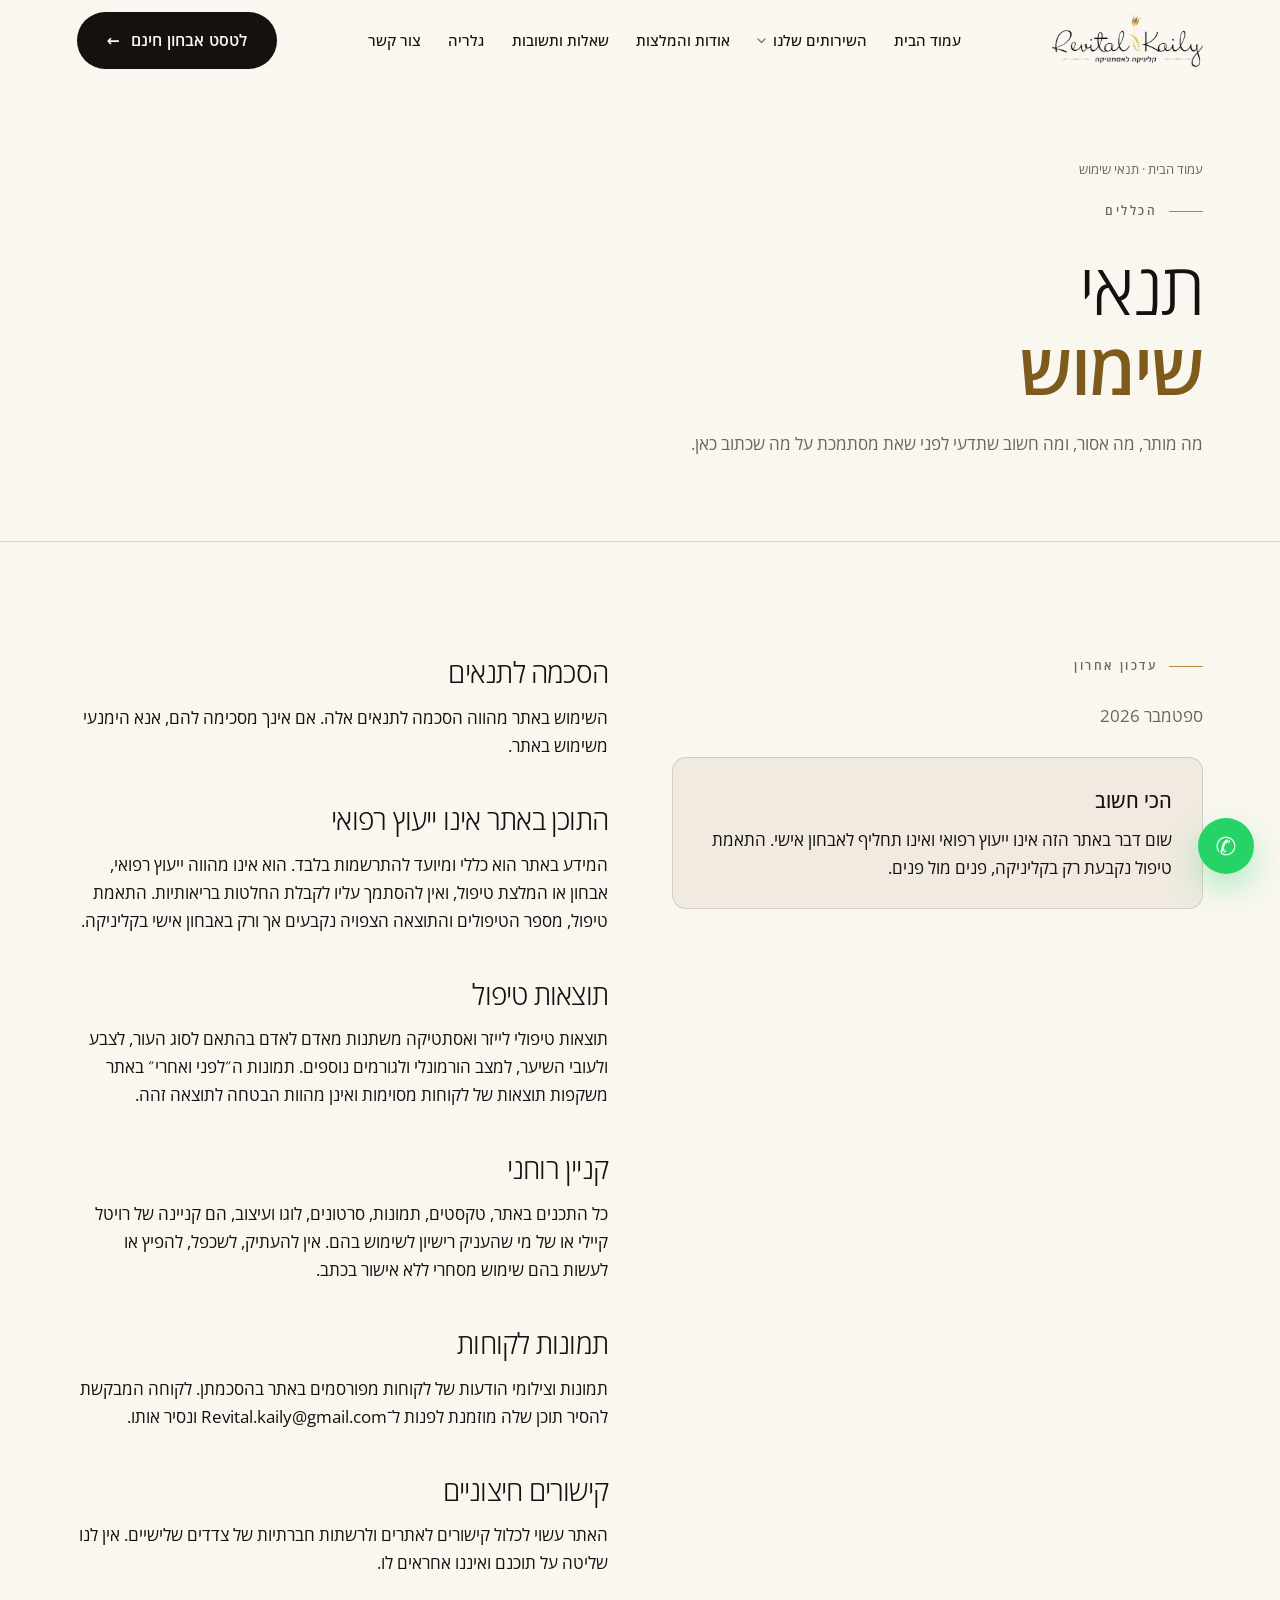
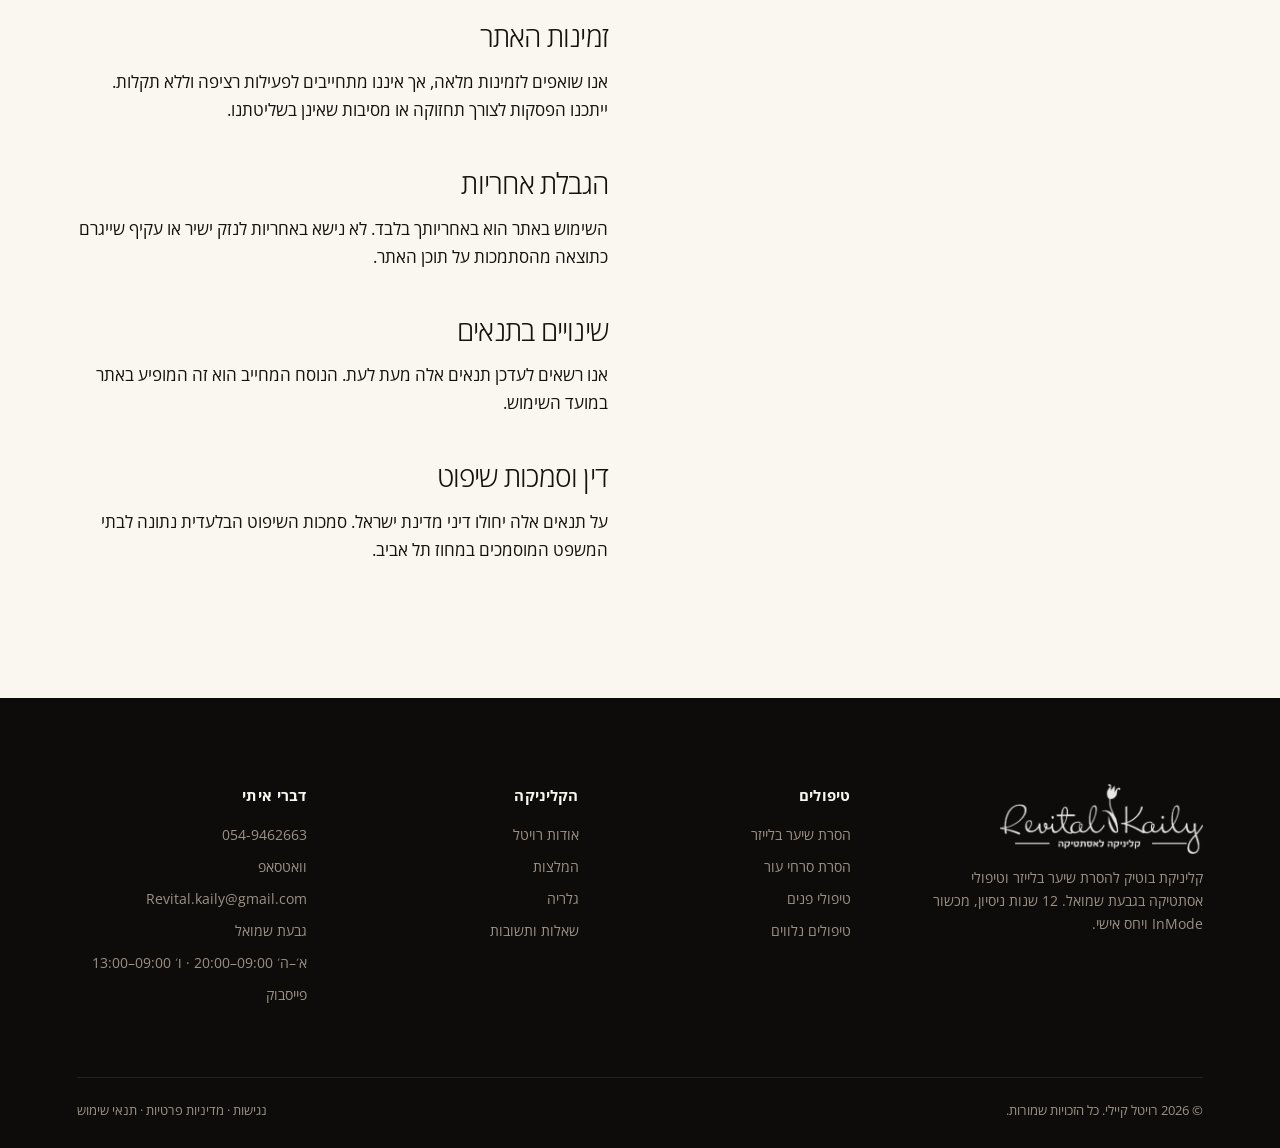
<file: terms.html>
<!doctype html>
<html lang="he" dir="rtl">
<head>
<meta charset="utf-8">
<meta name="viewport" content="width=device-width, initial-scale=1">
<title>תנאי שימוש | רויטל קיילי</title>
<meta name="description" content="תנאי השימוש באתר רויטל קיילי, לרבות הבהרה שהתוכן אינו ייעוץ רפואי.">
<meta property="og:title" content="תנאי שימוש | רויטל קיילי">
<meta property="og:description" content="תנאי השימוש באתר רויטל קיילי, לרבות הבהרה שהתוכן אינו ייעוץ רפואי.">
<meta property="og:type" content="website">
<link rel="icon" href="assets/logo.png" type="image/png">
<link rel="preconnect" href="https://fonts.googleapis.com">
<link rel="preconnect" href="https://fonts.gstatic.com" crossorigin>
<link rel="stylesheet" href="https://fonts.googleapis.com/css2?family=Open+Sans:ital,wght@0,300;0,400;0,500;0,600;0,700;0,800;1,300;1,400;1,600&family=Assistant:wght@300;400;600&display=swap">
<link rel="stylesheet" href="assets/site.css">
<script type="application/ld+json">
{"@context":"https://schema.org","@type":"HealthAndBeautyBusiness",
 "name":"רויטל קיילי, קליניקה לאסתטיקה",
 "description":"קליניקת בוטיק להסרת שיער בלייזר וטיפולי אסתטיקה בגבעת שמואל",
 "telephone":"+972-54-946-2663",
 "email":"Revital.kaily@gmail.com",
 "address":{"@type":"PostalAddress","addressLocality":"גבעת שמואל","addressCountry":"IL"},
 "areaServed":"גבעת שמואל והסביבה",
 "sameAs":["https://www.facebook.com/revital1994/"],
 "openingHoursSpecification":[
   {"@type":"OpeningHoursSpecification","dayOfWeek":["Sunday","Monday","Tuesday","Wednesday","Thursday"],"opens":"09:00","closes":"20:00"},
   {"@type":"OpeningHoursSpecification","dayOfWeek":"Friday","opens":"09:00","closes":"13:00"}],
 "makesOffer":[
   {"@type":"Offer","itemOffered":{"@type":"Service","name":"הסרת שיער בלייזר"}},
   {"@type":"Offer","itemOffered":{"@type":"Service","name":"הסרת סרחי עור"}},
   {"@type":"Offer","itemOffered":{"@type":"Service","name":"טיפולי פנים"}},
   {"@type":"Offer","itemOffered":{"@type":"Service","name":"טיפולי פלזמה וחידוש עור"}}]}
</script>
</head>
<body class="no-hero">
<div class="beam" aria-hidden="true"><i></i></div>

<header class="hdr">
  <a class="logo" href="index.html" aria-label="רויטל קיילי, לעמוד הבית"><img src="assets/logo.png" alt="רויטל קיילי, קליניקה לאסתטיקה"></a>
  <nav class="nav" aria-label="ניווט ראשי">
      <a href="index.html">עמוד הבית</a>
      <div class="drop"><button aria-expanded="false">השירותים שלנו<svg class="chev" width="9" height="6" viewBox="0 0 9 6" fill="none" aria-hidden="true"><path d="M1 1L4.5 4.5L8 1" stroke="currentColor" stroke-width="1.3" stroke-linecap="round" stroke-linejoin="round"/></svg></button><div class="drop-m"><a href="laser.html">הסרת שיער בלייזר</a><a href="skin-tags.html">הסרת סרחי עור</a><a href="facials.html">טיפולי פנים</a><a href="treatments.html">טיפולים נלווים</a></div></div>
      <a href="about.html">אודות והמלצות</a>
      <a href="faq.html">שאלות ותשובות</a>
      <a href="gallery.html">גלריה</a>
      <a href="contact.html">צור קשר</a>
  </nav>
  <a class="btn" href="contact.html"><span>לטסט אבחון חינם</span><span class="arw">←</span></a>
  <button class="burger" aria-expanded="false" aria-controls="mnav" aria-label="פתיחת תפריט"><span></span><span></span></button>
</header>

<nav class="mnav" id="mnav" aria-label="ניווט מובייל">
    <a href="index.html">עמוד הבית</a>
    <a href="laser.html">השירותים שלנו</a>
    <a class="sub" href="laser.html">הסרת שיער בלייזר</a>
    <a class="sub" href="skin-tags.html">הסרת סרחי עור</a>
    <a class="sub" href="facials.html">טיפולי פנים</a>
    <a class="sub" href="treatments.html">טיפולים נלווים</a>
    <a href="about.html">אודות והמלצות</a>
    <a href="faq.html">שאלות ותשובות</a>
    <a href="gallery.html">גלריה</a>
    <a href="contact.html">צור קשר</a>
</nav>

<main>
<section class="phead wrap">
  <p class="crumb"><a href="index.html">עמוד הבית</a> · תנאי שימוש</p>
  <p class="eyebrow rv">הכללים</p>
  <h1 class="rv rv-d1">תנאי<br><em class='serif-it'>שימוש</em></h1>
  <p class="lead rv rv-d2">מה מותר, מה אסור, ומה חשוב שתדעי לפני שאת מסתמכת על מה שכתוב כאן.</p>
  
</section>
<section class="section wrap two">
  <div class="rv">
    <p class="eyebrow">עדכון אחרון</p>
    <p class="lead">ספטמבר 2026</p>
    <div class="callout" style="margin-top:26px">
      <strong>הכי חשוב</strong>
      <p>שום דבר באתר הזה אינו ייעוץ רפואי ואינו תחליף לאבחון אישי. התאמת טיפול נקבעת רק בקליניקה, פנים מול פנים.</p>
    </div>
  </div>
  <div class="prose rv rv-d1">
    <h3>הסכמה לתנאים</h3>
    <p>השימוש באתר מהווה הסכמה לתנאים אלה. אם אינך מסכימה להם, אנא הימנעי משימוש באתר.</p>

    <h3>התוכן באתר אינו ייעוץ רפואי</h3>
    <p>המידע באתר הוא כללי ומיועד להתרשמות בלבד. הוא אינו מהווה ייעוץ רפואי, אבחון או המלצת טיפול, ואין להסתמך עליו לקבלת החלטות בריאותיות. התאמת טיפול, מספר הטיפולים והתוצאה הצפויה נקבעים אך ורק באבחון אישי בקליניקה.</p>

    <h3>תוצאות טיפול</h3>
    <p>תוצאות טיפולי לייזר ואסתטיקה משתנות מאדם לאדם בהתאם לסוג העור, לצבע ולעובי השיער, למצב הורמונלי ולגורמים נוספים. תמונות ה״לפני ואחרי״ באתר משקפות תוצאות של לקוחות מסוימות ואינן מהוות הבטחה לתוצאה זהה.</p>

    <h3>קניין רוחני</h3>
    <p>כל התכנים באתר, טקסטים, תמונות, סרטונים, לוגו ועיצוב, הם קניינה של רויטל קיילי או של מי שהעניק רישיון לשימוש בהם. אין להעתיק, לשכפל, להפיץ או לעשות בהם שימוש מסחרי ללא אישור בכתב.</p>

    <h3>תמונות לקוחות</h3>
    <p>תמונות וצילומי הודעות של לקוחות מפורסמים באתר בהסכמתן. לקוחה המבקשת להסיר תוכן שלה מוזמנת לפנות ל־Revital.kaily@gmail.com ונסיר אותו.</p>

    <h3>קישורים חיצוניים</h3>
    <p>האתר עשוי לכלול קישורים לאתרים ולרשתות חברתיות של צדדים שלישיים. אין לנו שליטה על תוכנם ואיננו אחראים לו.</p>

    <h3>זמינות האתר</h3>
    <p>אנו שואפים לזמינות מלאה, אך איננו מתחייבים לפעילות רציפה וללא תקלות. ייתכנו הפסקות לצורך תחזוקה או מסיבות שאינן בשליטתנו.</p>

    <h3>הגבלת אחריות</h3>
    <p>השימוש באתר הוא באחריותך בלבד. לא נישא באחריות לנזק ישיר או עקיף שייגרם כתוצאה מהסתמכות על תוכן האתר.</p>

    <h3>שינויים בתנאים</h3>
    <p>אנו רשאים לעדכן תנאים אלה מעת לעת. הנוסח המחייב הוא זה המופיע באתר במועד השימוש.</p>

    <h3>דין וסמכות שיפוט</h3>
    <p>על תנאים אלה יחולו דיני מדינת ישראל. סמכות השיפוט הבלעדית נתונה לבתי המשפט המוסמכים במחוז תל אביב.</p>
  </div>
</section>

</main>

<footer class="ftr">
  <div class="ftr-logo">
    <img src="assets/logo.png" alt="רויטל קיילי, קליניקה לאסתטיקה">
    <p style="margin:0;max-width:34ch">קליניקת בוטיק להסרת שיער בלייזר וטיפולי אסתטיקה בגבעת שמואל. 12 שנות ניסיון, מכשור InMode ויחס אישי.</p>
  </div>
  <div><strong>טיפולים</strong>
    <a href="laser.html">הסרת שיער בלייזר</a><a href="skin-tags.html">הסרת סרחי עור</a>
    <a href="facials.html">טיפולי פנים</a><a href="treatments.html">טיפולים נלווים</a></div>
  <div><strong>הקליניקה</strong>
    <a href="about.html">אודות רויטל</a><a href="about.html#stories">המלצות</a>
    <a href="gallery.html">גלריה</a><a href="faq.html">שאלות ותשובות</a></div>
  <div><strong>דברי איתי</strong>
    <a href="tel:+972549462663">054-9462663</a>
    <a href="https://wa.me/972549462663">וואטסאפ</a>
    <a href="mailto:Revital.kaily@gmail.com">Revital.kaily@gmail.com</a>
    <span>גבעת שמואל</span><span>א׳–ה׳ 09:00–20:00 · ו׳ 09:00–13:00</span>
    <a href="https://www.facebook.com/revital1994/?locale=he_IL" target="_blank" rel="noopener">פייסבוק</a></div>
  <div class="ftr-btm">
    <span>© 2026 רויטל קיילי. כל הזכויות שמורות.</span>
    <span><a href="accessibility.html">נגישות</a> · <a href="privacy.html">מדיניות פרטיות</a> · <a href="terms.html">תנאי שימוש</a></span>
  </div>
</footer>
<div class="ov" id="ov" role="dialog" aria-modal="true" aria-label="בדיקת התאמה">
  <div class="bot">
    <button class="bot-x" aria-label="סגירה">✕</button>
    <img class="bot-logo" src="assets/logo.png" alt="רויטל קיילי">
    <div class="bar"><i style="width:0"></i></div>
    <div id="bot-body"></div>
  </div>
</div>
<a class="wa-float" href="https://wa.me/972549462663" aria-label="וואטסאפ">✆</a>
<div class="mbar">
  <a href="https://wa.me/972549462663">וואטסאפ</a><a href="tel:+972549462663">חייגי</a><a href="contact.html">טסט חינם</a>
</div>
<script src="assets/site.js"></script>
</body>
</html>
</file>
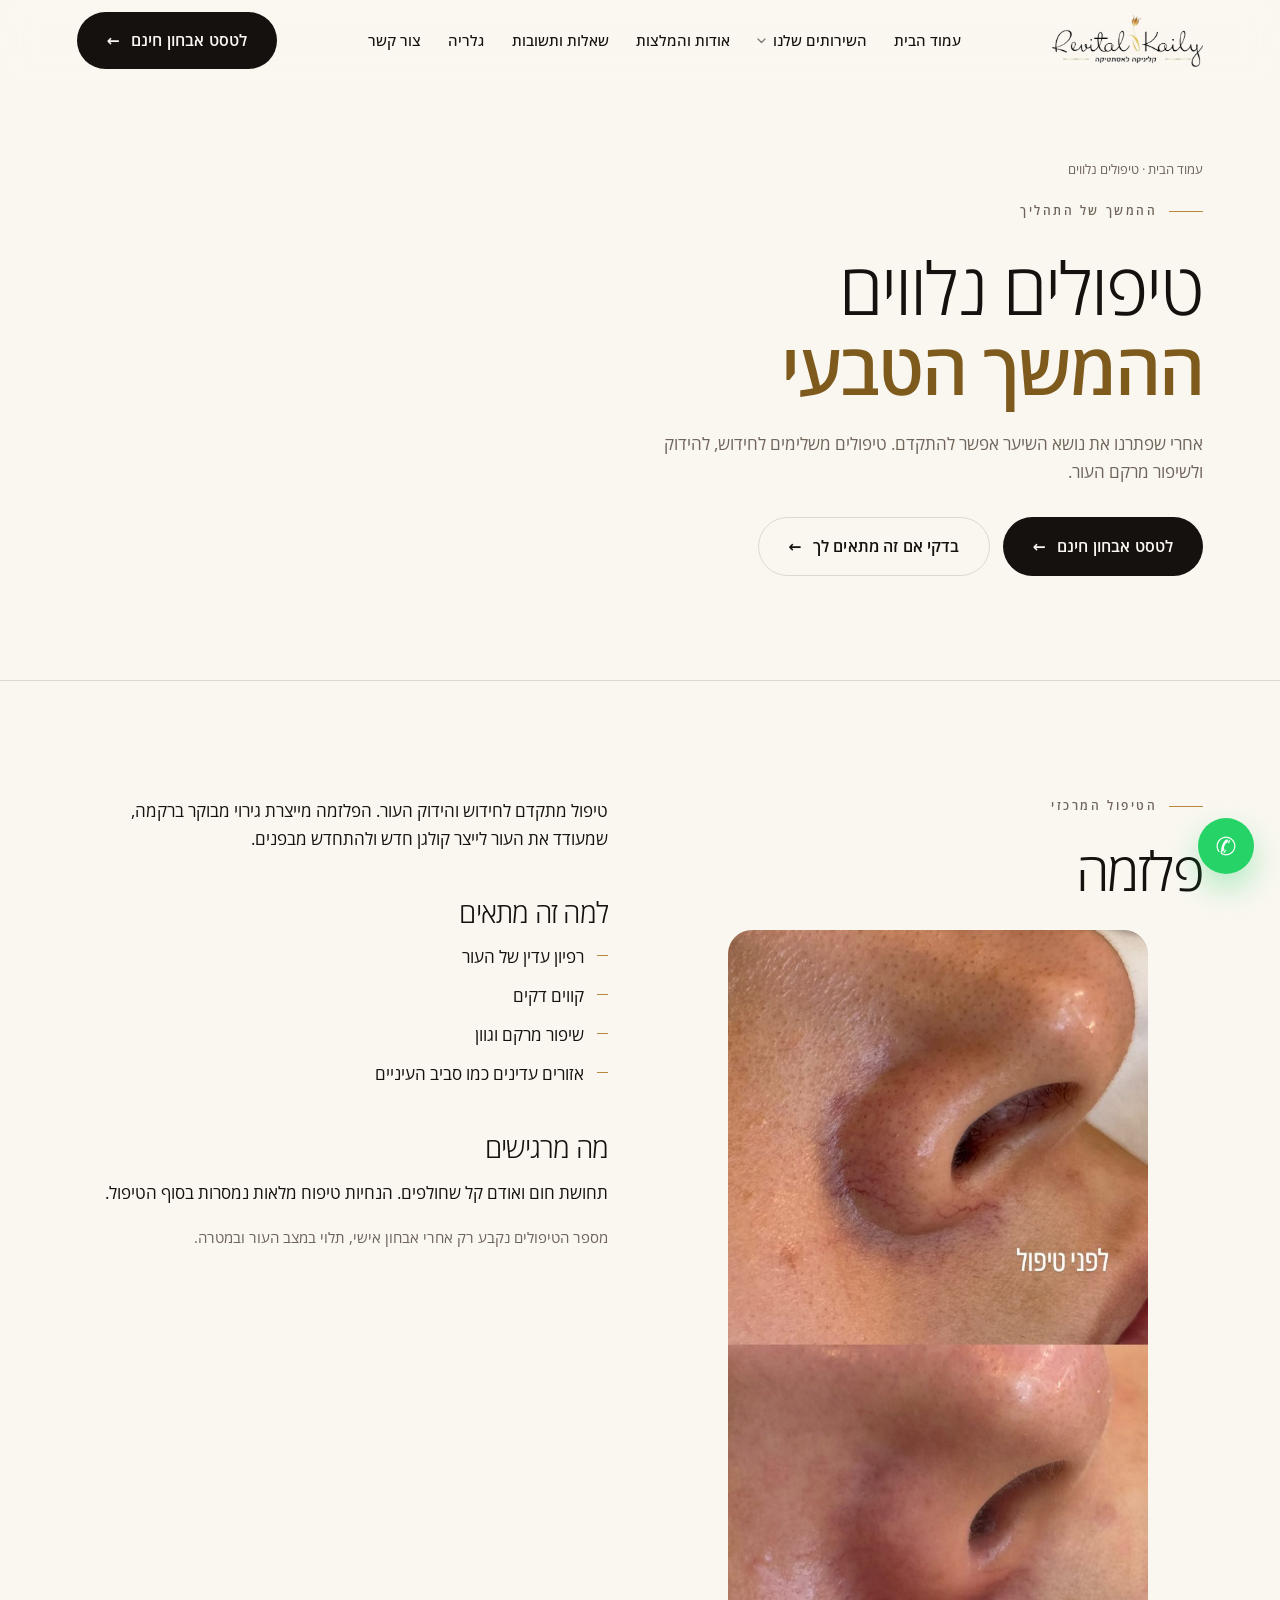
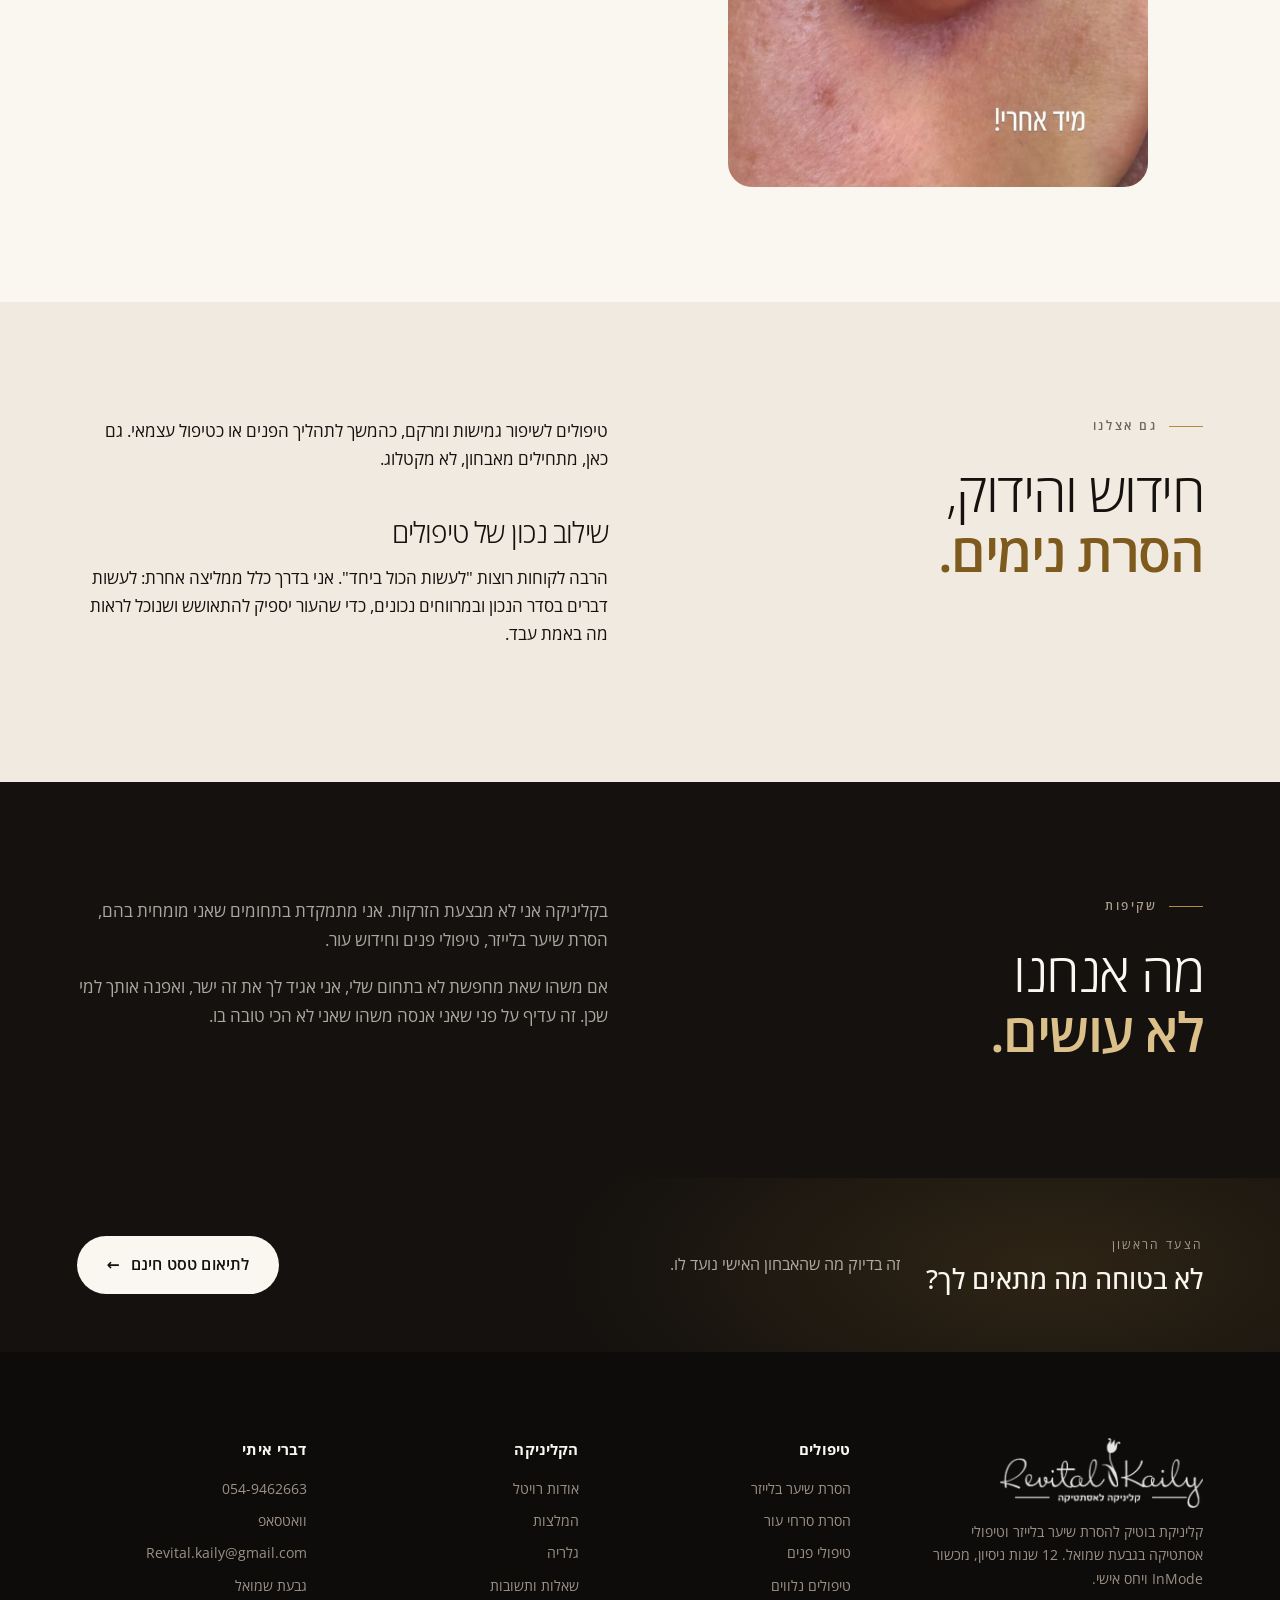
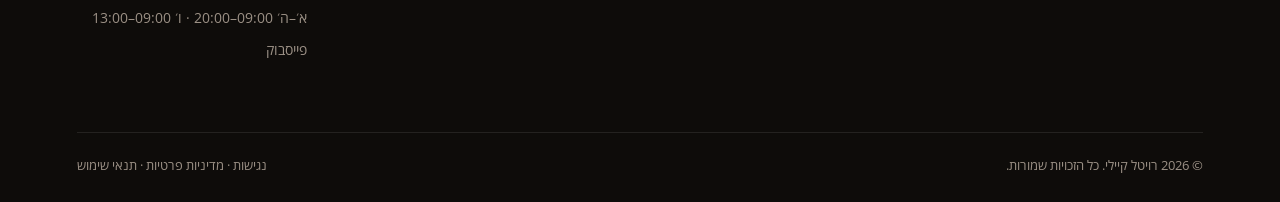
<file: treatments.html>
<!doctype html>
<html lang="he" dir="rtl">
<head>
<meta charset="utf-8">
<meta name="viewport" content="width=device-width, initial-scale=1">
<title>טיפולי פלזמה וחידוש עור | רויטל קיילי</title>
<meta name="description" content="טיפולי פלזמה, הידוק עור והסרת נימים בקליניקת בוטיק בגבעת שמואל, אחרי אבחון אישי.">
<meta property="og:title" content="טיפולי פלזמה וחידוש עור | רויטל קיילי">
<meta property="og:description" content="טיפולי פלזמה, הידוק עור והסרת נימים בקליניקת בוטיק בגבעת שמואל, אחרי אבחון אישי.">
<meta property="og:type" content="website">
<link rel="icon" href="assets/logo.png" type="image/png">
<link rel="preconnect" href="https://fonts.googleapis.com">
<link rel="preconnect" href="https://fonts.gstatic.com" crossorigin>
<link rel="stylesheet" href="https://fonts.googleapis.com/css2?family=Open+Sans:ital,wght@0,300;0,400;0,500;0,600;0,700;0,800;1,300;1,400;1,600&family=Assistant:wght@300;400;600&display=swap">
<link rel="stylesheet" href="assets/site.css">
<script type="application/ld+json">
{"@context":"https://schema.org","@type":"HealthAndBeautyBusiness",
 "name":"רויטל קיילי, קליניקה לאסתטיקה",
 "description":"קליניקת בוטיק להסרת שיער בלייזר וטיפולי אסתטיקה בגבעת שמואל",
 "telephone":"+972-54-946-2663",
 "email":"Revital.kaily@gmail.com",
 "address":{"@type":"PostalAddress","addressLocality":"גבעת שמואל","addressCountry":"IL"},
 "areaServed":"גבעת שמואל והסביבה",
 "sameAs":["https://www.facebook.com/revital1994/"],
 "openingHoursSpecification":[
   {"@type":"OpeningHoursSpecification","dayOfWeek":["Sunday","Monday","Tuesday","Wednesday","Thursday"],"opens":"09:00","closes":"20:00"},
   {"@type":"OpeningHoursSpecification","dayOfWeek":"Friday","opens":"09:00","closes":"13:00"}],
 "makesOffer":[
   {"@type":"Offer","itemOffered":{"@type":"Service","name":"הסרת שיער בלייזר"}},
   {"@type":"Offer","itemOffered":{"@type":"Service","name":"הסרת סרחי עור"}},
   {"@type":"Offer","itemOffered":{"@type":"Service","name":"טיפולי פנים"}},
   {"@type":"Offer","itemOffered":{"@type":"Service","name":"טיפולי פלזמה וחידוש עור"}}]}
</script>
</head>
<body class="no-hero">
<div class="beam" aria-hidden="true"><i></i></div>

<header class="hdr">
  <a class="logo" href="index.html" aria-label="רויטל קיילי, לעמוד הבית"><img src="assets/logo.png" alt="רויטל קיילי, קליניקה לאסתטיקה"></a>
  <nav class="nav" aria-label="ניווט ראשי">
      <a href="index.html">עמוד הבית</a>
      <div class="drop"><button aria-expanded="false">השירותים שלנו<svg class="chev" width="9" height="6" viewBox="0 0 9 6" fill="none" aria-hidden="true"><path d="M1 1L4.5 4.5L8 1" stroke="currentColor" stroke-width="1.3" stroke-linecap="round" stroke-linejoin="round"/></svg></button><div class="drop-m"><a href="laser.html">הסרת שיער בלייזר</a><a href="skin-tags.html">הסרת סרחי עור</a><a href="facials.html">טיפולי פנים</a><a href="treatments.html">טיפולים נלווים</a></div></div>
      <a href="about.html">אודות והמלצות</a>
      <a href="faq.html">שאלות ותשובות</a>
      <a href="gallery.html">גלריה</a>
      <a href="contact.html">צור קשר</a>
  </nav>
  <a class="btn" href="contact.html"><span>לטסט אבחון חינם</span><span class="arw">←</span></a>
  <button class="burger" aria-expanded="false" aria-controls="mnav" aria-label="פתיחת תפריט"><span></span><span></span></button>
</header>

<nav class="mnav" id="mnav" aria-label="ניווט מובייל">
    <a href="index.html">עמוד הבית</a>
    <a href="laser.html">השירותים שלנו</a>
    <a class="sub" href="laser.html">הסרת שיער בלייזר</a>
    <a class="sub" href="skin-tags.html">הסרת סרחי עור</a>
    <a class="sub" href="facials.html">טיפולי פנים</a>
    <a class="sub" href="treatments.html">טיפולים נלווים</a>
    <a href="about.html">אודות והמלצות</a>
    <a href="faq.html">שאלות ותשובות</a>
    <a href="gallery.html">גלריה</a>
    <a href="contact.html">צור קשר</a>
</nav>

<main>
<section class="phead wrap">
  <p class="crumb"><a href="index.html">עמוד הבית</a> · טיפולים נלווים</p>
  <p class="eyebrow rv">ההמשך של התהליך</p>
  <h1 class="rv rv-d1">טיפולים נלווים<br><em class='serif-it'>ההמשך הטבעי</em></h1>
  <p class="lead rv rv-d2">אחרי שפתרנו את נושא השיער אפשר להתקדם. טיפולים משלימים לחידוש, להידוק ולשיפור מרקם העור.</p>
  <div class="hero-cta rv rv-d3" style="margin-top:30px"><a class="btn" href="contact.html"><span>לטסט אבחון חינם</span><span class="arw">←</span></a><button class="btn btn-ghost open-bot"><span>בדקי אם זה מתאים לך</span><span class="arw">←</span></button></div>
</section>
<section class="section wrap two">
  <div class="rv">
    <p class="eyebrow">הטיפול המרכזי</p>
    <h2>פלזמה</h2>
    <div class="frame doc" style="border-radius:var(--r-lg);overflow:hidden;margin-top:28px"><img src="assets/service-plasma.jpg" alt="לפני ואחרי: הסרת נימים בפנים" loading="lazy"></div>
  </div>
  <div class="prose rv rv-d1">
    <p>טיפול מתקדם לחידוש והידוק העור. הפלזמה מייצרת גירוי מבוקר ברקמה, שמעודד את העור לייצר קולגן חדש ולהתחדש מבפנים.</p>
    <h3>למה זה מתאים</h3>
    <ul><li>רפיון עדין של העור</li><li>קווים דקים</li><li>שיפור מרקם וגוון</li><li>אזורים עדינים כמו סביב העיניים</li></ul>
    <h3>מה מרגישים</h3>
    <p>תחושת חום ואודם קל שחולפים. הנחיות טיפוח מלאות נמסרות בסוף הטיפול.</p>
    <p style="color:var(--muted);font-size:14.5px">מספר הטיפולים נקבע רק אחרי אבחון אישי, תלוי במצב העור ובמטרה.</p>
  </div>
</section>

<section class="section sand wrap two">
  <div class="rv">
    <p class="eyebrow">גם אצלנו</p>
    <h2>חידוש והידוק,<br><em class="serif-it">הסרת נימים.</em></h2>
  </div>
  <div class="prose rv rv-d1">
    <p>טיפולים לשיפור גמישות ומרקם, כהמשך לתהליך הפנים או כטיפול עצמאי. גם כאן, מתחילים מאבחון, לא מקטלוג.</p>
    <h3>שילוב נכון של טיפולים</h3>
    <p>הרבה לקוחות רוצות &quot;לעשות הכול ביחד&quot;. אני בדרך כלל ממליצה אחרת: לעשות דברים בסדר הנכון ובמרווחים נכונים, כדי שהעור יספיק להתאושש ושנוכל לראות מה באמת עבד.</p>
  </div>
</section>

<section class="section dark wrap">
  <div class="two">
    <div class="rv"><p class="eyebrow on-dark">שקיפות</p><h2>מה אנחנו<br><em class="serif-it">לא עושים.</em></h2></div>
    <div class="rv rv-d1">
      <p class="lead">בקליניקה אני לא מבצעת הזרקות. אני מתמקדת בתחומים שאני מומחית בהם, הסרת שיער בלייזר, טיפולי פנים וחידוש עור.</p>
      <p class="lead">אם משהו שאת מחפשת לא בתחום שלי, אני אגיד לך את זה ישר, ואפנה אותך למי שכן. זה עדיף על פני שאני אנסה משהו שאני לא הכי טובה בו.</p>
    </div>
  </div>
</section>
<section class="band">
  <div><small>הצעד הראשון</small><br><strong>לא בטוחה מה מתאים לך?</strong></div>
  <span>זה בדיוק מה שהאבחון האישי נועד לו.</span>
  <a class="btn btn-light" href="contact.html"><span>לתיאום טסט חינם</span><span class="arw">←</span></a>
</section>
</main>

<footer class="ftr">
  <div class="ftr-logo">
    <img src="assets/logo.png" alt="רויטל קיילי, קליניקה לאסתטיקה">
    <p style="margin:0;max-width:34ch">קליניקת בוטיק להסרת שיער בלייזר וטיפולי אסתטיקה בגבעת שמואל. 12 שנות ניסיון, מכשור InMode ויחס אישי.</p>
  </div>
  <div><strong>טיפולים</strong>
    <a href="laser.html">הסרת שיער בלייזר</a><a href="skin-tags.html">הסרת סרחי עור</a>
    <a href="facials.html">טיפולי פנים</a><a href="treatments.html">טיפולים נלווים</a></div>
  <div><strong>הקליניקה</strong>
    <a href="about.html">אודות רויטל</a><a href="about.html#stories">המלצות</a>
    <a href="gallery.html">גלריה</a><a href="faq.html">שאלות ותשובות</a></div>
  <div><strong>דברי איתי</strong>
    <a href="tel:+972549462663">054-9462663</a>
    <a href="https://wa.me/972549462663">וואטסאפ</a>
    <a href="mailto:Revital.kaily@gmail.com">Revital.kaily@gmail.com</a>
    <span>גבעת שמואל</span><span>א׳–ה׳ 09:00–20:00 · ו׳ 09:00–13:00</span>
    <a href="https://www.facebook.com/revital1994/?locale=he_IL" target="_blank" rel="noopener">פייסבוק</a></div>
  <div class="ftr-btm">
    <span>© 2026 רויטל קיילי. כל הזכויות שמורות.</span>
    <span><a href="accessibility.html">נגישות</a> · <a href="privacy.html">מדיניות פרטיות</a> · <a href="terms.html">תנאי שימוש</a></span>
  </div>
</footer>
<div class="ov" id="ov" role="dialog" aria-modal="true" aria-label="בדיקת התאמה">
  <div class="bot">
    <button class="bot-x" aria-label="סגירה">✕</button>
    <img class="bot-logo" src="assets/logo.png" alt="רויטל קיילי">
    <div class="bar"><i style="width:0"></i></div>
    <div id="bot-body"></div>
  </div>
</div>
<a class="wa-float" href="https://wa.me/972549462663" aria-label="וואטסאפ">✆</a>
<div class="mbar">
  <a href="https://wa.me/972549462663">וואטסאפ</a><a href="tel:+972549462663">חייגי</a><a href="contact.html">טסט חינם</a>
</div>
<script src="assets/site.js"></script>
</body>
</html>
</file>
<file: assets/site.css>
/* ==========================================================================
   רויטל קיילי — מערכת עיצוב
   פלטה: דיו כמעט-שחור, שנהב, זהב מהלוגו. הזהב הוא קו, לא מילוי.
   טיפוגרפיה: Frank Ruhl Libre (כותרות) + Assistant (גוף) + Bellefair (מספרים)
   ========================================================================== */

:root{
  --ink:#14110E;          /* דיו — שחור חמים */
  --ink-soft:#1E1A16;
  --ivory:#FAF7F1;        /* נייר */
  --sand:#F0EAE0;         /* משטח משני */
  --sand-deep:#E4DACB;
  --gold:#B8893C;         /* זהב הלוגו: קווים, מסגרות ומילויים */
  --gold-ink:#7E5A1C;     /* זהב לטקסט על רקע בהיר: יחס ניגודיות 5.8:1 */
  --gold-lt:#DCC08A;
  --gold-glow:rgba(184,137,60,.16);
  --muted:#6F6459;
  --muted-dk:#A99C8C;
  --line:rgba(20,17,14,.13);
  --line-lt:rgba(255,255,255,.14);

  --display:'Open Sans','Assistant',system-ui,sans-serif;
  --body:'Open Sans','Assistant',system-ui,sans-serif;
  --num:'Open Sans','Assistant',system-ui,sans-serif;
  --num-feat:'tnum' 1;

  --r-sm:6px; --r-md:14px; --r-lg:24px;
  --pad:clamp(20px,6vw,104px);
  --ease:cubic-bezier(.22,.61,.36,1);
}

*{box-sizing:border-box}
html,body{direction:rtl}
html{scroll-behavior:smooth;-webkit-text-size-adjust:100%}
body{
  margin:0;background:var(--ivory);color:var(--ink);
  font-family:var(--body);font-size:17px;line-height:1.65;font-weight:400;
  -webkit-font-smoothing:antialiased;overflow-x:clip;
}
img{max-width:100%;display:block}
a{color:inherit;text-decoration:none}
button{font:inherit;color:inherit;background:none;border:0;cursor:pointer}
:focus-visible{outline:2px solid var(--gold);outline-offset:3px;border-radius:3px}

/* ---------- טיפוגרפיה ---------- */
h1,h2,h3,h4{font-family:var(--display);font-weight:300;line-height:1.12;letter-spacing:-.028em;margin:0;text-wrap:balance}
h1{font-size:clamp(38px,5.6vw,86px)}
h2{font-size:clamp(30px,4.2vw,60px)}
h3{font-size:clamp(21px,2.2vw,32px)}
h4{font-size:clamp(18px,1.5vw,22px)}
p{margin:0 0 1.1em;max-width:62ch}
em{font-style:normal;color:var(--gold-ink)}
.serif-it{font-family:var(--display);font-style:normal;font-weight:600;color:var(--gold-ink)}

.eyebrow{
  display:flex;align-items:center;gap:12px;margin:0 0 26px;
  font-size:11.5px;font-weight:600;letter-spacing:.22em;color:var(--muted);
}
.eyebrow::before{content:"";width:34px;height:1px;background:var(--gold);flex:none}
.eyebrow.on-dark{color:var(--muted-dk)}
.lead{font-size:clamp(17px,1.35vw,20.5px);color:var(--muted);max-width:56ch}
.on-dark .lead,.dark .lead{color:rgba(250,247,241,.66)}

/* ---------- פריסה ---------- */
.wrap{padding-inline:var(--pad)}
.section{padding-block:clamp(76px,9vw,142px)}
.dark{background:var(--ink);color:var(--ivory)}
.dark h1,.dark h2,.dark h3{color:var(--ivory)}
.dark em,.dark .serif-it,.sc-mid em,.sc-mid .serif-it,.band em,.g-quote em{color:var(--gold-lt)}
.sand{background:var(--sand)}
.rule{height:1px;background:var(--line);border:0;margin:0}
.dark .rule{background:var(--line-lt)}

/* ---------- כפתורים ---------- */
.btn{
  --bg:var(--ink);--fg:var(--ivory);
  display:inline-flex;align-items:center;gap:11px;
  padding:16px 30px;border-radius:999px;background:var(--bg);color:var(--fg);
  font-size:15.5px;font-weight:600;letter-spacing:.01em;
  position:relative;overflow:hidden;transition:color .4s var(--ease),transform .4s var(--ease);
}
.btn::after{
  content:"";position:absolute;inset:0;background:var(--gold);
  transform:translateY(101%);transition:transform .45s var(--ease);z-index:0;
}
.btn:hover::after{transform:translateY(0)}
.btn:hover{transform:translateY(-2px)}
.btn>*{position:relative;z-index:1;color:inherit;font-size:inherit;opacity:1}
.btn .arw{transition:transform .4s var(--ease)}
.btn:hover .arw{transform:translateX(-5px)}
.btn-light{--bg:var(--ivory);--fg:var(--ink)}
.btn-ghost{--bg:transparent;--fg:var(--ink);border:1px solid var(--line)}
.btn-ghost:hover{--fg:var(--ivory)}
.dark .btn-ghost{--fg:var(--ivory);border-color:var(--line-lt)}
.link-u{display:inline-flex;align-items:center;gap:9px;font-weight:600;font-size:15.5px;padding-bottom:5px;border-bottom:1px solid var(--gold);transition:gap .3s var(--ease)}
.link-u:hover{gap:15px;color:var(--gold-ink)}

/* ---------- כותרת עליונה ---------- */
.hdr{
  position:fixed;inset-inline:0;top:0;z-index:60;height:82px;
  display:grid;grid-template-columns:auto 1fr auto;align-items:center;gap:26px;
  padding-inline:var(--pad);
  background:rgba(250,247,241,.82);backdrop-filter:blur(16px) saturate(1.3);
  border-bottom:1px solid transparent;transition:border-color .35s,height .35s var(--ease),background .35s;
}
.hdr.stuck{height:66px;border-bottom-color:var(--line)}
.logo img{height:52px;width:auto;transition:height .35s var(--ease),opacity .3s}
.hdr.stuck .logo img{height:40px}
.logo:hover img{opacity:.7}
.nav{display:flex;align-items:center;justify-content:center;gap:clamp(6px,1.5vw,26px);font-size:15px;font-weight:500}
.nav>a,.drop>button{position:relative;padding:12px 4px;min-height:44px;display:flex;align-items:center;gap:7px;white-space:nowrap}
.chev{flex:none;opacity:.55;transition:transform .3s var(--ease),opacity .3s}
.drop:hover .chev,.drop:focus-within .chev{transform:rotate(180deg);opacity:1;color:var(--gold-ink)}
.nav>a::after{content:"";position:absolute;bottom:3px;right:0;width:0;height:1px;background:var(--gold);transition:width .35s var(--ease)}
.nav>a:hover::after,.nav>a[aria-current]::after{width:100%}
.nav>a[aria-current]{color:var(--gold-ink)}
.drop{position:relative}
.drop-m{
  position:absolute;top:100%;right:0;min-width:212px;padding:9px;
  background:var(--ivory);border:1px solid var(--line);border-radius:var(--r-md);
  box-shadow:0 26px 60px rgba(20,17,14,.12);
  opacity:0;visibility:hidden;transform:translateY(9px);transition:.3s var(--ease);z-index:5;
}
.drop:hover .drop-m,.drop:focus-within .drop-m{opacity:1;visibility:visible;transform:none}
.drop-m a{display:block;padding:10px 14px;border-radius:9px;font-size:14.5px}
.drop-m a:hover{background:var(--sand);color:var(--gold-ink)}
.burger{display:none;width:44px;height:44px;border:1px solid var(--line);border-radius:11px;flex-direction:column;align-items:center;justify-content:center;gap:5px}
.burger span{width:18px;height:1.6px;background:var(--ink);transition:.35s var(--ease)}
.burger[aria-expanded="true"] span:first-child{transform:translateY(3.3px) rotate(45deg)}
.burger[aria-expanded="true"] span:last-child{transform:translateY(-3.3px) rotate(-45deg)}
.mnav{position:fixed;inset:82px 0 0;background:var(--ivory);z-index:59;padding:26px var(--pad) 60px;overflow-y:auto;display:none}
.mnav.open{display:block}
.mnav a{display:block;padding:16px 2px;border-bottom:1px solid var(--line);font-family:var(--display);font-size:23px}
.mnav a.sub{font-family:var(--body);font-size:16px;padding-right:20px;color:var(--muted)}

body.no-hero{padding-top:82px}

/* ---------- כותרת שקופה מעל ההירו ---------- */
.hdr.over{background:transparent;backdrop-filter:none;border-bottom-color:transparent;height:96px}
/* הצללה עדינה מתחת לכותרת השקופה — כדי שהניווט ייקרא גם מעל תמונה בהירה */
.hdr.over::before{content:"";position:absolute;inset:0;z-index:-1;pointer-events:none;
  background:linear-gradient(to bottom,rgba(10,9,8,.6),rgba(10,9,8,.22) 62%,rgba(10,9,8,0))}
.hdr.over .logo img{filter:brightness(0) invert(1);height:60px}
.hdr.over .nav>a,.hdr.over .drop>button{color:var(--ivory)}
.hdr.over .nav>a[aria-current]{color:var(--gold-lt)}
.hdr.over .nav>a::after{background:var(--gold-lt)}
.hdr.over .header-cta,.hdr.over>.btn{background:transparent;color:var(--ivory);
  border:1px solid rgba(250,247,241,.45);backdrop-filter:blur(8px)}
.hdr.over .burger{border-color:rgba(250,247,241,.45)}
.hdr.over .burger span{background:var(--ivory)}
.hdr.over .drop-m{background:rgba(20,17,14,.92);border-color:rgba(250,247,241,.16)}
.hdr.over .drop-m a{color:var(--ivory)}
.hdr.over .drop-m a:hover{background:rgba(250,247,241,.08);color:var(--gold-lt)}

/* ---------- קו הלייזר: נמתח לאורך הדף עם הגלילה ---------- */
.beam{position:fixed;top:0;right:calc(var(--pad) / 2.2);width:1px;height:100vh;z-index:40;pointer-events:none;opacity:.9}
.beam i{display:block;width:100%;height:100%;transform-origin:top;transform:scaleY(0);
  background:linear-gradient(to bottom,transparent,var(--gold) 12%,var(--gold-lt) 55%,transparent)}
@supports (animation-timeline:scroll()){
  .beam i{animation:beamgrow linear both;animation-timeline:scroll(root block)}
  @keyframes beamgrow{from{transform:scaleY(0)}to{transform:scaleY(1)}}
}
@media(max-width:1100px){.beam{display:none}}

/* ---------- חשיפה בגלילה: מגב, לא דהייה ---------- */
.rv{opacity:0;transform:translateY(22px);transition:opacity .9s var(--ease),transform .9s var(--ease)}
.rv.in{opacity:1;transform:none}
.rv-d1{transition-delay:.09s}.rv-d2{transition-delay:.18s}.rv-d3{transition-delay:.27s}
/* וילון שנמשך כלפי מעלה — לא clip-path על האלמנט עצמו,
   כדי שה-IntersectionObserver ימשיך לראות אותו */
.wipe{position:relative}
.wipe::after{content:"";position:absolute;inset:-1px;background:var(--curtain,var(--ivory));
  z-index:4;transform-origin:bottom center;transition:transform 1.05s var(--ease);pointer-events:none}
.wipe.in::after{transform:scaleY(0)}
.dark .wipe{--curtain:var(--ink)}
.sand .wipe{--curtain:var(--sand)}
/* כותרת שנחשפת שורה-שורה */
.lines span{display:block;overflow:hidden}
.lines span>i{display:block;font-style:inherit;transform:translateY(105%);transition:transform 1s var(--ease)}
.lines.in span>i{transform:none}
.lines.in span:nth-child(2)>i{transition-delay:.1s}
.lines.in span:nth-child(3)>i{transition-delay:.2s}

/* ---------- הירו ---------- */
.hero{position:relative;padding-top:clamp(44px,5vw,74px);padding-bottom:clamp(60px,7vw,110px)}
.hero-grid{display:grid;grid-template-columns:1.05fr .82fr;gap:clamp(40px,6vw,96px);align-items:center}
.hero h1{margin-bottom:26px}
.hero .lead{margin-bottom:34px}
.hero-cta{display:flex;flex-wrap:wrap;gap:13px;margin-bottom:40px}
.proof{display:flex;align-items:center;gap:15px;font-size:14.5px;color:var(--muted)}
.proof b{font-family:var(--num);font-size:23px;font-variant-numeric:tabular-nums;font-weight:300;color:var(--ink);letter-spacing:.02em}
.stack{display:flex}
.stack i{width:37px;height:37px;border-radius:50%;display:grid;place-items:center;font-style:normal;font-size:14px;font-weight:600;
  border:2px solid var(--ivory);margin-inline-start:-11px;background:var(--sand-deep);color:var(--ink)}
.stack i:first-child{margin:0;background:var(--ink);color:var(--ivory)}
.stack i:nth-child(2){background:var(--gold);color:#fff}
.hero-fig{position:relative}
.hero-fig .frame{aspect-ratio:4/5;border-radius:var(--r-lg);overflow:hidden;position:relative;background:var(--sand-deep)}
.hero-fig img{width:100%;height:100%;object-fit:cover}
.tag-card{position:absolute;z-index:6;bottom:34px;right:-30px;background:var(--ivory);border-radius:var(--r-md);padding:19px 23px;max-width:214px;
  box-shadow:0 24px 56px rgba(20,17,14,.14);border:1px solid var(--line)}
.tag-card small{display:block;font-size:10.5px;letter-spacing:.2em;color:var(--gold-ink);font-weight:700;margin-bottom:8px}
.tag-card strong{display:block;font-family:var(--display);font-size:21px;font-weight:500;line-height:1.15}
.tag-card span{display:block;color:var(--muted);font-size:13.5px;margin-top:5px}
.ring{position:absolute;z-index:5;border:1px solid var(--line);border-radius:50%;pointer-events:none}
.ring-a{width:300px;height:300px;top:-70px;left:-70px}
.ring-b{width:160px;height:160px;bottom:-34px;left:34px;border-color:var(--gold-glow)}

/* ---------- כרזה נעה ---------- */
.marq{border-block:1px solid var(--line);background:var(--ivory);overflow:hidden;padding-block:17px}
.marq-t{display:flex;gap:52px;width:max-content;animation:marq 34s linear infinite}
.marq:hover .marq-t{animation-play-state:paused}
.marq-t span{font-family:var(--num);font-size:15px;font-weight:600;letter-spacing:.17em;color:var(--muted);display:flex;align-items:center;gap:52px;white-space:nowrap}
.marq-t span::after{content:"✦";color:var(--gold);font-size:12px}
@keyframes marq{to{transform:translateX(50%)}}

/* ---------- סרגל ערכים ---------- */
.pillars{display:grid;grid-template-columns:repeat(4,1fr);gap:1px;background:var(--line)}
.pillars>article{background:var(--ivory);padding:34px clamp(18px,2vw,32px)}
.pillars b{font-family:var(--num);font-size:34px;font-variant-numeric:tabular-nums;font-weight:300;color:var(--gold-ink);display:block;line-height:1;margin-bottom:14px}
.pillars strong{display:block;font-family:var(--display);font-size:19px;font-weight:500;margin-bottom:6px}
.pillars p{font-size:14px;color:var(--muted);margin:0}

/* ---------- שירותים: רשימה נדבקת ---------- */
.svc{display:grid;grid-template-columns:.92fr 1fr;gap:clamp(36px,5vw,84px);align-items:start}
.svc-list{display:grid;gap:2px;position:sticky;top:120px}
.svc-item{border-top:1px solid var(--line);padding:22px 4px;display:flex;align-items:baseline;gap:18px;text-align:right;width:100%;transition:.35s var(--ease)}
.svc-item:last-child{border-bottom:1px solid var(--line)}
.svc-item em{font-family:var(--num);font-size:15px;color:var(--gold-ink);flex:none;transition:.35s var(--ease)}
.svc-item h3{font-weight:400;transition:.35s var(--ease)}
.svc-item[aria-selected="true"] h3{color:var(--gold-ink);padding-inline-start:10px}
.svc-item:hover h3{padding-inline-start:10px}
.svc-panel{border-radius:var(--r-lg);overflow:hidden;background:var(--sand);position:relative}
.svc-panel .frame{aspect-ratio:16/11;position:relative;background:var(--sand-deep);overflow:hidden}
.svc-panel .frame img{width:100%;height:100%;object-fit:cover}
.svc-body{padding:clamp(26px,3vw,44px)}
.svc-body h4{margin-bottom:13px}
.svc-body ul{list-style:none;margin:0 0 26px;padding:0;display:grid;gap:10px}
.svc-body li{padding-inline-start:24px;position:relative;font-size:15.5px}
.svc-body li::before{content:"";position:absolute;inset-inline-start:0;top:11px;width:11px;height:1px;background:var(--gold)}

/* מסגרת לתמונה תיעודית — מוצגת במלואה על רקע ניטרלי */
.frame.doc{aspect-ratio:auto;background:transparent;display:block;max-width:min(100%,420px);margin-inline:auto}
.frame.doc img{position:static;width:100%;height:auto;display:block;object-fit:fill;max-height:none}
.svc-panel .frame.doc{aspect-ratio:auto;max-width:min(100%,460px);margin:clamp(20px,3vw,36px) auto 0}

/* ---------- אודות ---------- */
.about{display:grid;grid-template-columns:.85fr 1fr;gap:clamp(48px,7vw,124px);align-items:center}
.about-fig{position:relative}
.about-fig .frame{aspect-ratio:4/5;border-radius:var(--r-lg);overflow:hidden;background:#221d18}
.about-fig img{width:100%;height:100%;object-fit:cover}
.stamp{position:absolute;z-index:6;bottom:-24px;inset-inline-start:-24px;background:var(--gold);color:#fff;border-radius:var(--r-md);
  padding:19px 24px;display:flex;align-items:center;gap:14px}
.stamp b{font-family:var(--num);font-size:42px;font-variant-numeric:tabular-nums;font-weight:300;line-height:1}
.stamp span{font-size:13px;line-height:1.35}
.sig{font-family:Georgia,serif;font-style:italic;font-size:34px;color:var(--gold-lt);margin:26px 0 20px}

/* ---------- תוצאות / גלריה ---------- */
/* פריסת עמודות: כל תמונה שומרת על היחס הטבעי שלה, בלי חיתוך.
   התמונות התיעודיות של הלקוחות נעות בין יחס 0.46 ל-3.15 —
   כל מסגרת ביחס קבוע הייתה חותכת חלק מהן. */
.grid-g{column-count:3;column-gap:14px}
.g-cell{break-inside:avoid;margin-bottom:14px;border-radius:var(--r-md);overflow:hidden;position:relative;
  background:var(--sand-deep);display:block}
.g-cell img{width:100%;height:auto;display:block;transition:transform 1.1s var(--ease)}
.g-cell:hover img{transform:scale(1.035)}
.g-tag,.ba-tag{position:absolute;top:12px;inset-inline-end:12px;background:rgba(20,17,14,.74);color:#fff;font-size:11px;
  letter-spacing:.11em;padding:6px 13px;border-radius:999px;backdrop-filter:blur(6px);z-index:2}
.g-quote{break-inside:avoid;margin-bottom:14px;border-radius:var(--r-md);background:var(--ink);color:var(--ivory);
  text-align:center;padding:60px 30px;font-family:var(--display);font-size:clamp(20px,1.9vw,29px);line-height:1.25}
@media(max-width:1100px){.grid-g{column-count:2}}
@media(max-width:620px){.grid-g{column-count:1}}

/* ---------- עדויות ---------- */
.story{display:none;max-width:840px}
.story.on{display:block;animation:fadeup .55s var(--ease)}
@keyframes fadeup{from{opacity:0;transform:translateY(15px)}to{opacity:1;transform:none}}
.qm{font-family:Georgia,serif;font-size:86px;color:var(--gold-lt);line-height:.55;margin-bottom:18px}
.story p{font-family:var(--display);font-size:clamp(20px,2.2vw,31px);line-height:1.42;font-weight:300;letter-spacing:-.02em;margin-bottom:30px;max-width:none}
.story footer{display:flex;align-items:center;gap:14px}
.av{width:50px;height:50px;border-radius:50%;background:var(--gold);color:#fff;display:grid;place-items:center;font-weight:600;font-size:18px}
.story footer strong{display:block;font-size:16px}
.story footer small{color:var(--muted);font-size:13px}
.ctrls{display:flex;gap:10px}
.ctrls button{width:50px;height:50px;border:1px solid var(--line);border-radius:50%;display:grid;place-items:center;font-size:17px;transition:.3s var(--ease)}
.ctrls button:hover{background:var(--ink);color:var(--ivory);border-color:var(--ink)}
/* צילומי מסך הם טקסט — חיתוך שלהם קוטע מילים, ולכן הם מוצגים במלואם */
.wa-grid{column-count:3;column-gap:15px}
.wa-grid figure{break-inside:avoid;margin:0 0 15px;border:1px solid var(--line);border-radius:var(--r-md);
  overflow:hidden;background:var(--sand)}
.wa-grid img{width:100%;height:auto;display:block}
@media(max-width:1100px){.wa-grid{column-count:2}}
@media(max-width:620px){.wa-grid{column-count:1}}
.ribbon{display:flex;flex-wrap:wrap;align-items:center;gap:18px;padding-top:30px;margin-top:52px;border-top:1px solid var(--line);font-size:14.5px;color:var(--muted)}
.ribbon b{font-family:var(--num);font-size:29px;font-variant-numeric:tabular-nums;font-weight:300;color:var(--ink)}
.ribbon a{margin-inline-start:auto;font-weight:600;color:var(--ink);border-bottom:1px solid var(--gold);padding-bottom:3px}

/* ---------- שאלות ותשובות ---------- */
.faq{display:grid;grid-template-columns:.62fr 1fr;gap:clamp(42px,8vw,130px)}
.acc details{border-bottom:1px solid var(--line)}
.acc summary{list-style:none;cursor:pointer;display:flex;justify-content:space-between;align-items:flex-start;gap:22px;
  padding:23px 0;font-family:var(--display);font-size:clamp(17px,1.45vw,20.5px);font-weight:600}
.acc summary::-webkit-details-marker{display:none}
.acc summary i{font-style:normal;color:var(--gold-ink);font-size:21px;flex:none;line-height:1.2;transition:transform .35s var(--ease)}
.acc details[open] summary i{transform:rotate(45deg)}
.acc details>p{color:var(--muted);padding-bottom:24px;margin:0}
.dark .acc details{border-color:var(--line-lt)}
.dark .acc details>p{color:rgba(250,247,241,.62)}

/* ---------- פס בוט ---------- */
.band{background:var(--ink);color:var(--ivory);padding:clamp(34px,4vw,52px) var(--pad);
  display:flex;align-items:center;gap:26px;flex-wrap:wrap;position:relative;overflow:hidden}
.band::before{content:"";position:absolute;inset:0;background:radial-gradient(700px 300px at 82% 50%,var(--gold-glow),transparent 70%)}
.band>*{position:relative}
.band small{font-size:11.5px;letter-spacing:.2em;color:var(--muted-dk)}
.band strong{font-family:var(--display);font-size:clamp(21px,2.1vw,31px);font-weight:500}
.band>span{color:rgba(250,247,241,.66);font-size:15.5px}
.band .btn{margin-inline-start:auto}

/* ---------- צור קשר ---------- */
.contact{display:grid;grid-template-columns:.9fr .8fr;gap:clamp(48px,8vw,140px)}
.step{display:flex;gap:20px;padding:21px 0;border-top:1px solid var(--line-lt)}
.step em{font-family:var(--num);font-size:15px;color:var(--gold);padding-top:5px;font-style:normal}
.step strong{display:block;font-size:16.5px;margin-bottom:3px}
.step p{margin:0;color:rgba(250,247,241,.6);font-size:14.5px}
.form{background:var(--ivory);color:var(--ink);border-radius:var(--r-lg);padding:clamp(26px,3vw,42px);display:grid;gap:17px;align-content:start}
.form-h{display:flex;justify-content:space-between;align-items:baseline;gap:14px;padding-bottom:19px;border-bottom:1px solid var(--line)}
.form-h strong{font-family:var(--display);font-size:22px;font-weight:500}
.form-h small{color:var(--muted);font-size:12.5px}
.form label{display:grid;gap:7px;font-size:13.5px;font-weight:600}
.form input[type=text],.form input[type=tel],.form select{
  padding:14px 17px;border:1px solid var(--line);border-radius:var(--r-md);font:inherit;font-size:15.5px;background:var(--sand);width:100%;
  transition:border-color .3s,background .3s}
.form input:focus,.form select:focus{outline:none;border-color:var(--gold);background:var(--ivory)}
.form .chk{flex-direction:row;align-items:flex-start;gap:10px;font-weight:400;font-size:13px;color:var(--muted)}
.form .chk input{margin-top:3px;accent-color:var(--gold)}
.form .note{font-size:12.5px;color:var(--muted);text-align:center;margin:0}
.ok{display:none;background:#EDF5EE;color:#2A6236;border-radius:var(--r-md);padding:15px;text-align:center;font-weight:600;font-size:15px}
.ok.on{display:block}

/* ---------- פוטר ---------- */
.ftr{background:#0E0C0A;color:#9C9186;padding:clamp(56px,7vw,86px) var(--pad) 26px;
  display:grid;grid-template-columns:1.35fr repeat(3,1fr);gap:42px;font-size:14px}
.ftr strong{display:block;color:var(--ivory);margin-bottom:15px;font-size:14.5px;letter-spacing:.02em}
.ftr a,.ftr span{display:block;margin-bottom:9px}
.ftr a:hover{color:var(--gold)}
.ftr-logo img{height:70px;filter:brightness(0) invert(1);opacity:.9;margin-bottom:12px}
.ftr-btm{grid-column:1/-1;border-top:1px solid rgba(255,255,255,.09);padding-top:23px;margin-top:20px;
  display:flex;justify-content:space-between;flex-wrap:wrap;gap:12px;font-size:12.5px}
.ftr-btm span{margin:0}
.ftr-btm a{display:inline;margin:0}

/* ---------- מודאל הבוט ---------- */
.ov{position:fixed;inset:0;background:rgba(14,12,10,.66);backdrop-filter:blur(6px);z-index:90;display:none;place-items:center;padding:20px}
.ov.on{display:grid}
.bot{background:var(--ivory);border-radius:var(--r-lg);width:min(540px,100%);max-height:88vh;overflow-y:auto;padding:clamp(26px,3vw,42px);position:relative}
.bot-x{position:absolute;top:18px;inset-inline-start:18px;width:38px;height:38px;border-radius:50%;background:var(--sand);display:grid;place-items:center;font-size:18px}
.bot-x:hover{background:var(--ink);color:var(--ivory)}
.bot-logo{height:50px;margin:0 auto 20px}
.bar{height:2px;background:var(--line);border-radius:9px;margin-bottom:26px;overflow:hidden}
.bar i{display:block;height:100%;background:var(--gold);transition:width .4s var(--ease)}
.bub{background:var(--sand);border-radius:var(--r-md) var(--r-md) var(--r-md) 5px;padding:17px 21px;margin-bottom:22px;font-size:15.5px}
.opts{display:grid;gap:9px}
.opts button{text-align:right;padding:15px 20px;border:1px solid var(--line);border-radius:var(--r-md);font-size:15.5px;font-weight:500;transition:.25s var(--ease)}
.opts button:hover{border-color:var(--gold);background:var(--sand);transform:translateX(-4px)}
.bot h3{margin-bottom:15px}
.bot form{display:grid;gap:13px;margin-top:10px}
.bot input{padding:14px 17px;border:1px solid var(--line);border-radius:var(--r-md);font:inherit;background:var(--sand)}
.bot-out{text-align:center}
.bot-out .em{font-size:40px;margin-bottom:14px}

/* ---------- קבועים ---------- */
.wa-float{position:fixed;bottom:26px;inset-inline-start:26px;width:56px;height:56px;border-radius:50%;background:#25D366;color:#fff;
  display:grid;place-items:center;font-size:25px;z-index:45;box-shadow:0 14px 32px rgba(37,211,102,.34);transition:transform .3s var(--ease)}
.wa-float:hover{transform:scale(1.08)}
.mbar{display:none;position:fixed;inset-inline:0;bottom:0;background:var(--ivory);border-top:1px solid var(--line);z-index:46;
  grid-template-columns:1fr 1fr 1.25fr;gap:1px}
.mbar a{padding:15px 6px;text-align:center;font-size:13.5px;font-weight:600}
.mbar a:last-child{background:var(--ink);color:var(--ivory)}

/* ---------- פלייסהולדר לתמונה ---------- */
.ph{position:absolute;inset:0;display:grid;place-content:center;justify-items:center;gap:9px;text-align:center;padding:26px;
  background:repeating-linear-gradient(135deg,var(--sand) 0 11px,var(--sand-deep) 11px 22px);color:var(--muted)}
.ph b{font-family:var(--display);font-size:17px;font-weight:500;color:var(--ink)}
.ph small{font-size:12px;letter-spacing:.06em}
.ph::before{content:"◈";color:var(--gold);font-size:21px}
.dark .ph{background:repeating-linear-gradient(135deg,#221d18 0 11px,#1a1613 11px 22px);color:var(--muted-dk)}
.dark .ph b{color:var(--ivory)}

/* ---------- וידאו ---------- */
.vid-grid{display:grid;grid-template-columns:repeat(2,1fr);gap:20px;max-width:760px;margin-inline:auto}
.vid{position:relative;border-radius:var(--r-lg);overflow:hidden;background:var(--ink);aspect-ratio:9/16;max-height:620px}
/* סימן נגינה מאחורי הנגן, כדי שהמסגרת לא תיראה ריקה לפני שהפריים נטען */
.vid::before{content:"";position:absolute;top:50%;inset-inline-start:50%;width:0;height:0;z-index:0;
  transform:translate(50%,-50%);border-style:solid;border-width:13px 0 13px 21px;
  border-color:transparent transparent transparent rgba(220,192,138,.45)}
.vid video{position:relative;z-index:1}
.vid video{width:100%;height:100%;object-fit:cover;display:block;background:var(--ink)}
.vid figcaption{position:absolute;inset-inline:0;bottom:0;padding:34px 20px 16px;color:#fff;font-size:13.5px;
  background:linear-gradient(to top,rgba(10,9,8,.82),transparent);pointer-events:none}
@media(max-width:760px){.vid-grid{grid-template-columns:1fr}}

/* ---------- כותרת עמוד פנימי ---------- */
.phead{padding-block:clamp(52px,6vw,92px) clamp(40px,5vw,68px);border-bottom:1px solid var(--line)}
.crumb{font-size:13px;color:var(--muted);margin-bottom:22px}
.crumb a:hover{color:var(--gold-ink)}
.phead h1{max-width:16ch;margin-bottom:22px}
.two{display:grid;grid-template-columns:1fr 1fr;gap:clamp(34px,5vw,80px)}
.prose h3{margin:44px 0 15px}
.prose h3:first-child{margin-top:0}
.prose ul{padding:0;margin:0 0 26px;list-style:none;display:grid;gap:11px}
.prose li{padding-inline-start:24px;position:relative}
.prose li::before{content:"";position:absolute;inset-inline-start:0;top:12px;width:11px;height:1px;background:var(--gold)}
.callout{border:1px solid var(--line);border-radius:var(--r-md);padding:26px 30px;background:var(--sand);margin:34px 0}
.callout strong{font-family:var(--display);font-size:20px;font-weight:500;display:block;margin-bottom:9px}
.callout p:last-child{margin:0}
.tbl{width:100%;border-collapse:collapse;margin:26px 0;font-size:15px}
.tbl th,.tbl td{text-align:right;padding:14px 16px;border-bottom:1px solid var(--line);vertical-align:top}
.tbl th{font-family:var(--body);font-weight:700;font-size:13px;letter-spacing:.08em;color:var(--muted)}
.tbl td:first-child{font-weight:600}

/* ---------- רספונסיבי ---------- */
@media(max-width:1100px){
  .nav{display:none}.burger{display:flex}
  .hdr{grid-template-columns:1fr auto auto}
  .hdr .btn{display:none}
  .pillars{grid-template-columns:1fr 1fr}
  .contact,.svc{grid-template-columns:1fr;gap:44px}
  .svc-list{position:static}
}
@media(max-width:760px){
  body{padding-bottom:54px;font-size:16.5px}
  .hdr{height:66px}
  body.no-hero{padding-top:66px}
  .hdr.over{height:66px}
  .hdr.over .logo img{height:42px}
  .sc-mid{inset:66px 0 0}
  .hero-grid,.about,.faq,.two{grid-template-columns:1fr;gap:44px}
  .tag-card{inset-inline:auto 14px;bottom:-20px;max-width:180px}
  .ring{display:none}
  .pillars{grid-template-columns:1fr}
  .stamp{inset-inline-start:auto;inset-inline-end:-12px;bottom:-20px}
  .band{display:block;text-align:center}
  .band .btn{margin:18px auto 0}
  .ftr{grid-template-columns:1fr 1fr}
  .ftr-btm{flex-direction:column}
  .mbar{display:grid}
  .wa-float{display:none}
  .ctrls{margin-top:22px}
}
@media(prefers-reduced-motion:reduce){
  *,::before,::after{animation-duration:.01ms!important;animation-iteration-count:1!important;transition-duration:.01ms!important}
  .rv,.wipe,.lines span>i{opacity:1;transform:none;clip-path:none}
}

/* ==========================================================================
   הירו — מצגת מוצמדת לגלילה
   שני חצאי מסך שנחשפים ממגב מהקצה החיצוני, וכרטיס וידאו שנפתח מהמרכז
   בדיוק על התפר ביניהם. שלושה מסכי גלילה = שלוש החלפות.
   ========================================================================== */
.sc-wrap{position:relative;height:300svh}
.sc{position:sticky;top:0;height:100svh;min-height:600px;
  display:grid;grid-template-columns:1fr 1fr;background:var(--ink);overflow:hidden}
.sc-half{position:relative;overflow:hidden}
.sc-slide{position:absolute;inset:0;overflow:hidden}
.sc-slide>img{width:100%;height:100%;object-fit:cover;display:block;
  transition:transform 1.25s var(--ease);will-change:transform}

/* המגב: כל חצי נפתח מהקצה החיצוני שלו פנימה */
.sc-half-r .sc-slide{clip-path:inset(0 0 0 100%);transition:clip-path 1s var(--ease)}
.sc-half-l .sc-slide{clip-path:inset(0 100% 0 0);transition:clip-path 1s var(--ease)}
.sc-slide.on{clip-path:inset(0)}
.sc-half-r .sc-slide:not(.on)>img{transform:translateX(-22%)}
.sc-half-l .sc-slide:not(.on)>img{transform:translateX(22%)}
.sc-slide::after{content:"";position:absolute;inset:0;pointer-events:none;
  background:linear-gradient(to top,rgba(10,9,8,.62),rgba(10,9,8,.12) 46%,rgba(10,9,8,.42))}

/* המילה על כל חצי — למעלה באחד, למטה בשני */
.sc-word{position:absolute;inset-inline:clamp(20px,4vw,64px);z-index:3;
  color:var(--ivory);font-size:clamp(26px,3.4vw,58px);font-weight:300;letter-spacing:-.02em;
  text-shadow:0 1px 3px rgba(10,9,8,.5),0 2px 40px rgba(10,9,8,.7);pointer-events:none;line-height:1.1}
.sc-half-r .sc-word{top:clamp(112px,11vw,158px);text-align:right}
.sc-half-l .sc-word{bottom:clamp(26px,5vw,74px);text-align:left}
.sc-word .ch{display:inline-block;transform:translateY(115%);opacity:0;
  transition:transform .85s var(--ease),opacity .45s linear}
.sc-slide.on .sc-word .ch{transform:none;opacity:1}
.sc-word .sp{display:inline-block;width:.3em}

/* המרכז — יושב על התפר */
.sc-mid{position:absolute;inset:96px 0 0;z-index:6;display:grid;align-content:center;justify-items:center;
  gap:clamp(14px,1.6vw,22px);text-align:center;padding:clamp(20px,3vw,44px);pointer-events:none}
/* צעיף כהה במרכז — מבטיח שהטקסט קריא מעל כל תמונה, בהירה או כהה */
.sc-mid::before{content:"";position:absolute;inset:0;z-index:-1;pointer-events:none;
  background:radial-gradient(62% 66% at 50% 46%,rgba(10,9,8,.76),rgba(10,9,8,.42) 58%,rgba(10,9,8,0) 84%)}
.sc-mid>*{pointer-events:auto}
.sc-mid .eyebrow{justify-content:center;color:rgba(250,247,241,.75);margin:0;font-size:11px}
.sc-mid .eyebrow::before{background:var(--gold-lt)}
.sc-mid h1{color:var(--ivory);font-size:clamp(26px,3vw,48px);line-height:1.12;max-width:16ch;
  text-shadow:0 2px 40px rgba(10,9,8,.7)}
.sc-card{position:relative;width:clamp(190px,17vw,272px);aspect-ratio:1;border-radius:22px;overflow:hidden;
  box-shadow:0 26px 70px rgba(10,9,8,.45);background:var(--ink)}
.sc-card .sc-vid{position:absolute;inset:0;clip-path:inset(50%);transition:clip-path 1s var(--ease)}
.sc-card .sc-vid.on{clip-path:inset(0)}
.sc-card video,.sc-card img{width:100%;height:100%;object-fit:cover;display:block}
.sc-ring{position:absolute;top:calc(50% - clamp(190px,17vw,272px)/2 - 34px);inset-inline:0;margin:auto;
  width:26px;height:26px;border:1px solid rgba(250,247,241,.4);border-radius:50%;pointer-events:none}
.sc-cta{display:flex;flex-wrap:wrap;gap:11px;justify-content:center}
.sc-mid .btn-ghost{--fg:var(--ivory);border-color:rgba(250,247,241,.45);backdrop-filter:blur(8px)}

/* שליטה */
.sc-nav{position:absolute;z-index:7;bottom:clamp(18px,2.4vw,30px);inset-inline-start:clamp(20px,3vw,44px);
  display:flex;align-items:center;gap:14px}
.sc-dots{display:flex;gap:8px}
.sc-dots button{width:28px;height:2px;background:rgba(250,247,241,.3);border-radius:2px;transition:.45s var(--ease)}
.sc-dots button[aria-current="true"]{background:var(--gold-lt);width:50px}
.sc-count{color:rgba(250,247,241,.6);font-size:12px;letter-spacing:.16em;font-variant-numeric:tabular-nums;direction:ltr}
.sc-hint{position:absolute;z-index:7;bottom:clamp(18px,2.4vw,30px);inset-inline-end:clamp(20px,3vw,44px);
  color:rgba(250,247,241,.55);font-size:11px;letter-spacing:.18em;display:flex;align-items:center;gap:8px}
.sc-hint span{animation:float 2.4s ease-in-out infinite}

@media(max-width:760px){
  /* מובייל: פאנל אחד במסך מלא. המילה המתחלפת הופכת לכותרת-על מעל המסר,
     במקום להתרוצץ בתחתית, כך שהמבנה נשמר וההיררכיה ברורה. */
  .sc-wrap{height:auto}
  .sc{position:relative;top:0;grid-template-columns:1fr;height:auto;min-height:0}
  .sc-half-l{display:none}
  .sc-half-r{min-height:calc(100svh - 66px)}
  .sc-half-r .sc-word{top:92px;bottom:auto;text-align:center;
    font-size:12.5px;letter-spacing:.26em;font-weight:600;color:var(--gold-lt);
    text-shadow:0 2px 22px rgba(10,9,8,.85)}
  .sc-word .ch{transform:translateY(100%)}
  .sc-mid{inset:66px 0 0;padding:44px 22px 128px;gap:18px;align-content:center}
  .sc-mid .eyebrow{display:none}
  .sc-mid h1{max-width:100%;font-size:clamp(27px,7.6vw,36px);line-height:1.16}
  .sc-card{width:min(58vw,232px);border-radius:20px}
  .sc-ring{display:none}
  .sc-cta{flex-direction:column;align-items:stretch;width:100%;max-width:300px;gap:10px}
  .sc-cta .btn{justify-content:center;width:100%;padding:15px 22px}
  .sc-nav{inset-inline:0;bottom:86px;justify-content:center}
  .sc-hint{display:none}
}
@media(prefers-reduced-motion:reduce){.sc-wrap{height:auto}.sc{position:relative}}
</file>
